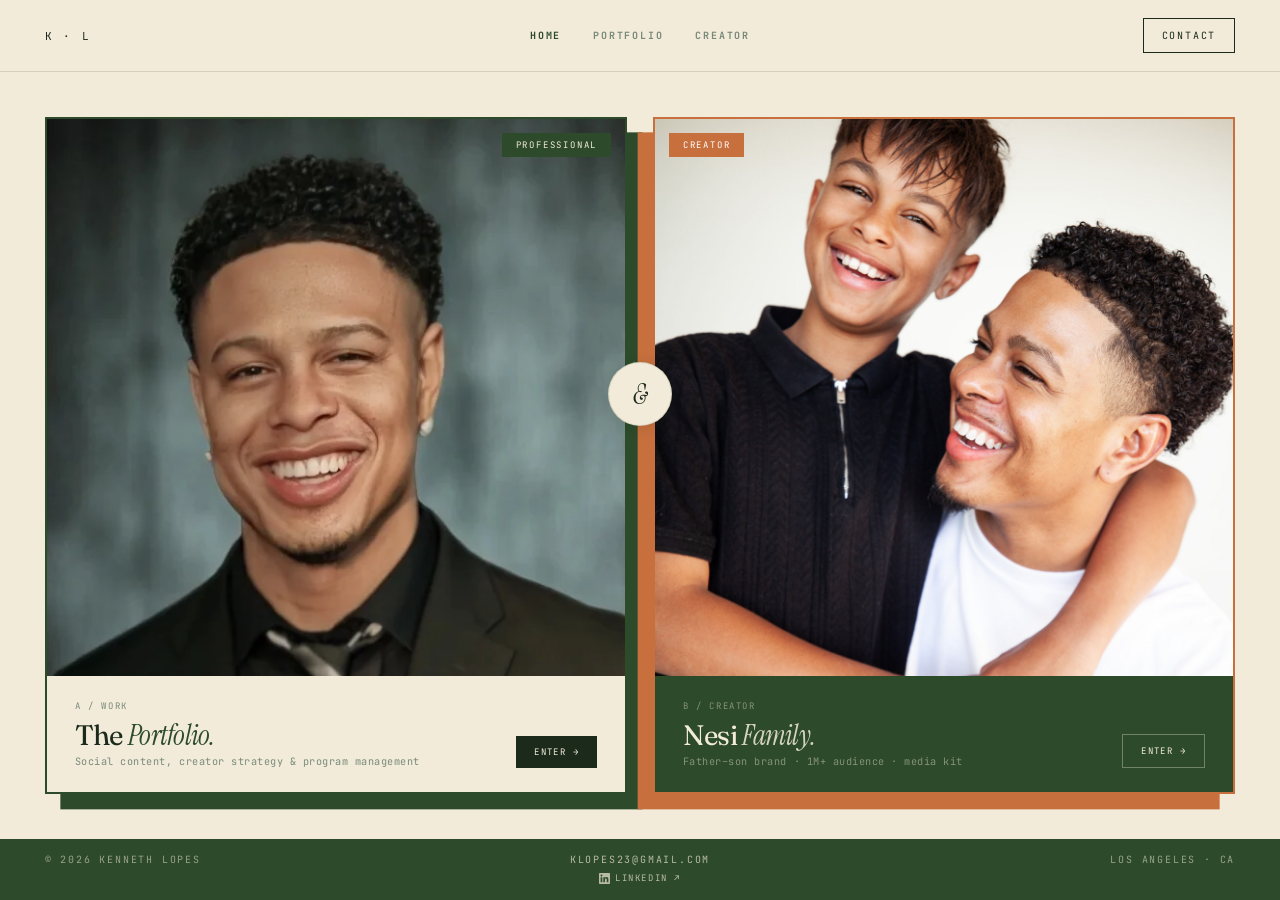
<file: index.html>
<!DOCTYPE html>
<html lang="en">
<head>
  <meta charset="UTF-8" />
  <meta name="viewport" content="width=device-width, initial-scale=1.0, viewport-fit=cover" />
  <meta name="theme-color" content="#F2EBDA" />
  <meta name="apple-mobile-web-app-capable" content="yes" />
  <meta name="mobile-web-app-capable" content="yes" />
  <meta name="apple-mobile-web-app-status-bar-style" content="default" />
  <meta name="apple-mobile-web-app-title" content="Kenneth Lopes" />
  <link rel="apple-touch-icon" href="/assets/headshot.jpg" />
  <link rel="manifest" href="/manifest.json" />
  <title>Kenneth Lopes · Social Content & Creator Strategy · The Nesi Family (@nesimento_, @nesimento)</title>
  <link rel="stylesheet" href="/tokens.css" />
  <meta name="description" content="Kenneth Lopes — Social Content & Creator Strategy Manager at TikTok (Los Angeles). Founder of The Nesi Family (@nesimento_, @nesimento) — 1M+ audience, 250M+ views, 17+ closed brand deals across TikTok, Instagram, Snapchat, Facebook, YouTube. Program-management background across complex technical delivery." />
  <meta name="keywords" content="Kenneth Lopes, Nesimento, The Nesi Family, Nesi Family, @nesimento_, @nesimento, father son creator, TikTok creator, Instagram creator, YouTube Shorts creator, Snapchat Spotlight creator, Facebook Reels creator, creator economy, creator operations, creator manager, creator ops, brand partnerships, influencer marketing, content operations, content programming, cross-platform creator, Sr. Technical Program Manager, Sr. TPM, AI Enablement, GenAI, RAG, HITL, Microsoft Dynamics CRM, Los Angeles" />
  <link rel="canonical" href="https://kennethlopes.com/" />
  <meta property="og:title" content="Kenneth Lopes · Creator Programs · The Nesi Family (@nesimento_)" />
  <meta property="og:description" content="Social Content & Creator Strategy Manager at TikTok. Founder of The Nesi Family — 1M+ audience, 250M+ views. Program-management background in complex technical delivery." />
  <meta property="og:image" content="https://kennethlopes.com/assets/og-home.jpg" />
  <meta property="og:url" content="https://kennethlopes.com/" />
  <meta property="og:type" content="website" />
  <meta property="og:site_name" content="Kenneth Lopes · The Nesi Family" />
  <meta name="twitter:card" content="summary_large_image" />
  <meta name="twitter:title" content="Kenneth Lopes · Creator Programs · The Nesi Family (@nesimento_)" />
  <meta name="twitter:description" content="Social Content & Creator Strategy Manager at TikTok. The Nesi Family — 1M+ audience, 250M+ views." />
  <meta name="twitter:image" content="https://kennethlopes.com/assets/og-home.jpg" />
  <link rel="icon" href="/assets/favicon.ico" />

  <link rel="preconnect" href="https://fonts.googleapis.com" />
  <link rel="preconnect" href="https://fonts.gstatic.com" crossorigin />
  <link href="https://fonts.googleapis.com/css2?family=Fraunces:ital,opsz,wght@0,9..144,600;1,9..144,400&family=Instrument+Serif:ital@1&family=JetBrains+Mono:wght@400;500&display=swap" rel="stylesheet" />

  <style>
    :root {
      --bg:     #F2EBDA;
      --ink:    #1B2A1B;
      --muted:  #7A8A7A;
      --line:   rgba(27,42,27,0.14);
      --accent: #2D4A2B;
      --pop:    #C76F3D;
      --pad:    clamp(20px, 3.5vw, 52px);
      --shadow: clamp(10px, 1.2vw, 18px);
      --gap:    clamp(16px, 2vw, 32px);

      --font-display: 'Fraunces', Georgia, serif;
      --font-italic:  'Instrument Serif', Georgia, serif;
      --font-mono:    'JetBrains Mono', ui-monospace, monospace;
    }

    *, *::before, *::after { box-sizing: border-box; margin: 0; padding: 0; }
    html, body { height: 100%; background: var(--bg); -webkit-font-smoothing: antialiased; overflow: hidden; }
    a { color: inherit; text-decoration: none; }
    img { display: block; }

    /* ── PAGE ── */
    .page {
      height: 100dvh;
      display: grid;
      grid-template-rows: auto 1fr auto;
    }

    /* ── NAV (shared) ── */
    nav.topnav {
      display: grid;
      grid-template-columns: 1fr auto 1fr;
      align-items: center;
      gap: 24px;
      padding: 18px var(--pad);
      border-bottom: 1px solid var(--line);
    }
    .topnav-brand {
      font-family: var(--font-mono);
      font-size: 11px; letter-spacing: 0.2em; text-transform: uppercase; color: var(--ink);
      justify-self: start;
    }
    .topnav-links { display: flex; gap: 32px; justify-content: center; }
    .topnav-link {
      font-family: var(--font-mono);
      font-size: 10px; letter-spacing: 0.18em; text-transform: uppercase; color: var(--muted);
      font-weight: 700;
      transition: color 0.15s;
    }
    .topnav-link:hover { color: var(--ink); }
    .topnav-link.is-active { color: var(--ink); }
    .topnav-cta {
      justify-self: end;
      font-family: var(--font-mono);
      font-size: 10px; letter-spacing: 0.18em; text-transform: uppercase;
      padding: 10px 18px; border: 1.5px solid var(--ink); color: var(--ink);
      transition: background 0.15s, color 0.15s;
    }
    .topnav-cta:hover { background: var(--ink); color: var(--bg); }
    @media (max-width: 720px) {
      .topnav-links { display: none; }
      nav.topnav { grid-template-columns: 1fr auto; }
    }

    /* ── CARDS AREA ── */
    .cards-area {
      padding: var(--pad);
      display: flex;
      align-items: stretch;
      position: relative;
      overflow: hidden;
      min-height: 0;
    }

    /* ── AMPERSAND MEDALLION ── */
    .medallion {
      position: absolute;
      left: 50%; top: 42%;
      transform: translate(-50%, -50%);
      z-index: 20;
      width: clamp(44px, 5vw, 64px);
      height: clamp(44px, 5vw, 64px);
      background: var(--bg);
      border-radius: 50%;
      border: 1px solid var(--line);
      box-shadow: 0 2px 14px rgba(27,42,27,0.13);
      display: flex; align-items: center; justify-content: center;
      font-family: var(--font-italic);
      font-style: italic;
      font-size: clamp(18px, 2.2vw, 28px);
      color: var(--ink);
      pointer-events: none;
    }

    /* ── CARD WRAPPERS ── */
    .door-wrap {
      flex: 1;
      position: relative;
    }
    .door-wrap + .door-wrap { margin-left: var(--gap); }

    /* Shadow block */
    .door-wrap::before {
      content: '';
      position: absolute;
      inset: 0;
      z-index: 0;
      transition: transform 0.35s ease;
    }
    .door-wrap--pro::before {
      background: var(--accent);
      transform: translate(var(--shadow), var(--shadow));
    }
    .door-wrap--creator::before {
      background: var(--pop);
      transform: translate(calc(var(--shadow) * -1), var(--shadow));
    }
    .door-wrap--pro:hover::before    { transform: translate(calc(var(--shadow) + 5px), calc(var(--shadow) + 5px)); }
    .door-wrap--creator:hover::before { transform: translate(calc((var(--shadow) + 5px) * -1), calc(var(--shadow) + 5px)); }

    /* ── CARD ── */
    .door {
      position: relative; z-index: 1;
      height: 100%;
      display: flex; flex-direction: column;
      overflow: hidden; cursor: pointer;
      transition: transform 0.3s ease;
    }
    .door--pro     { border: 2.5px solid var(--accent); }
    .door--creator { border: 2.5px solid var(--pop); }
    .door--pro:hover     { transform: translate(-4px, -4px); }
    .door--creator:hover { transform: translate(4px, -4px); }

    /* Photo */
    .door-photo {
      flex: 1; overflow: hidden; min-height: 0; position: relative;
    }
    .door-photo img {
      width: 100%; height: 100%;
      object-fit: cover; object-position: center 18%;
      display: block;
      transition: transform 0.5s ease;
    }
    .door--creator .door-photo img { object-position: center 0%; }
    .door:hover .door-photo img { transform: scale(1.04); }

    /* Badge */
    .door-badge {
      position: absolute; top: 14px; z-index: 2;
      font-family: var(--font-mono); font-size: 9px;
      letter-spacing: 0.2em; text-transform: uppercase; padding: 6px 14px;
    }
    .door--pro  .door-badge { right: 14px; background: var(--accent);  color: var(--bg); }
    .door--creator .door-badge { left: 14px;  background: var(--pop); color: #fff; }

    /* Footer caption */
    .door-footer {
      flex-shrink: 0;
      padding: clamp(16px, 2vw, 24px) clamp(18px, 2.2vw, 28px);
    }
    .door--pro     .door-footer { background: var(--bg); }
    .door--creator .door-footer { background: var(--accent); }

    .door-eyebrow {
      font-family: var(--font-mono); font-size: 9px;
      letter-spacing: 0.18em; text-transform: uppercase; margin-bottom: 8px;
    }
    .door--pro     .door-eyebrow { color: var(--muted); }
    .door--creator .door-eyebrow { color: rgba(242,235,218,0.45); }

    .door-footer-row {
      display: flex; align-items: flex-end; justify-content: space-between; gap: 12px;
    }

    .door-title {
      font-family: var(--font-display); font-weight: 400;
      font-size: clamp(20px, 2.2vw, 36px);
      letter-spacing: -0.025em; line-height: 1.05; margin-bottom: 5px;
    }
    .door-title em { font-family: var(--font-italic); font-style: italic; }
    .door--pro     .door-title    { color: var(--ink); }
    .door--pro     .door-title em { color: var(--accent); }
    .door--creator .door-title    { color: var(--bg); }
    .door--creator .door-title em { color: rgba(242,235,218,0.85); }

    .door-desc {
      font-family: var(--font-mono); font-size: clamp(9px, 0.8vw, 11px); letter-spacing: 0.05em;
    }
    .door--pro     .door-desc { color: var(--muted); }
    .door--creator .door-desc { color: rgba(242,235,218,0.45); }

    .door-enter {
      flex-shrink: 0;
      font-family: var(--font-mono); font-size: 9px;
      letter-spacing: 0.16em; text-transform: uppercase;
      padding: 10px 18px; white-space: nowrap;
      transition: background 0.2s, border-color 0.2s;
    }
    .door--pro .door-enter     { background: var(--ink); color: var(--bg); }
    .door--pro:hover .door-enter { background: var(--accent); }
    .door--creator .door-enter { border: 1.5px solid rgba(242,235,218,0.35); color: var(--bg); }
    .door--creator:hover .door-enter { background: rgba(242,235,218,0.1); }

    /* ── FOOTER ── */
    .site-footer {
      background: var(--accent);
      padding: 14px var(--pad) 16px;
      display: grid;
      grid-template-columns: 1fr auto 1fr;
      grid-template-rows: auto auto;
      align-items: center;
      row-gap: 6px;
    }
    .footer-copy {
      font-family: var(--font-mono); font-size: 10px;
      letter-spacing: 0.18em; text-transform: uppercase; color: rgba(242,235,218,0.55);
    }
    .footer-email {
      font-family: var(--font-mono); font-size: 10px;
      letter-spacing: 0.18em; text-transform: uppercase;
      color: rgba(242,235,218,0.7); text-align: center; transition: color 0.15s;
    }
    .footer-email:hover { color: var(--bg); }
    .footer-location {
      font-family: var(--font-mono); font-size: 10px;
      letter-spacing: 0.18em; text-transform: uppercase;
      color: rgba(242,235,218,0.55); text-align: right;
    }
    /* v4: LinkedIn pinned on its own row, centered under email */
    .footer-linkedin {
      grid-column: 1 / -1; grid-row: 2;
      justify-self: center;
      color: rgba(242,235,218,0.7) !important;
      transition: color 0.15s;
    }
    .footer-linkedin:hover { color: var(--bg) !important; }

    /* ── MOBILE ── */
    @media (max-width: 680px) {
      html, body { overflow: auto; }
      .page { height: auto; min-height: 100dvh; }
      .cards-area { flex-direction: column; padding: 16px; gap: 28px; }
      .door-wrap + .door-wrap { margin-left: 0; margin-top: 0; }
      .door-wrap { flex: none; height: 70vw; min-height: 280px; }
      .door-wrap--creator::before { transform: translate(0, var(--shadow)); }
      .medallion { display: none; }
      .site-footer { grid-template-columns: 1fr; gap: 6px; text-align: center; }
      .footer-email, .footer-location { text-align: center; }
    }
  </style>
  <link rel="stylesheet" href="mobile.css" />
  <!-- v4: JSON-LD Person schema — surfaces in Google search for recruiter queries -->
  <script type="application/ld+json">
  {
    "@context": "https://schema.org",
    "@type": "Person",
    "name": "Kenneth Lopes",
    "alternateName": ["Nesimento", "@nesimento_", "@nesimento", "The Nesi Family creator", "Nesi"],
    "url": "https://kennethlopes.com",
    "image": "https://kennethlopes.com/assets/headshot.jpg",
    "jobTitle": "Social Content & Creator Strategy Manager",
    "description": "Cross-functional Sr. Program Manager (TPM) in Los Angeles and creator behind The Nesi Family (@nesimento_, @nesimento). 1M+ followers across 5 platforms.",
    "address": {
      "@type": "PostalAddress",
      "addressLocality": "Los Angeles",
      "addressRegion": "CA",
      "addressCountry": "US"
    },
    "alumniOf": {
      "@type": "CollegeOrUniversity",
      "name": "University of Rhode Island",
      "department": "College of Business · Communication Studies & Business Marketing"
    },
    "knowsAbout": [
      "Technical Program Management",
      "AI Enablement",
      "GenAI Operations",
      "RAG + HITL workflows",
      "Creator Economy",
      "Creator Operations",
      "Creator Ops",
      "Brand Partnerships",
      "Influencer Marketing",
      "Content Operations",
      "Content Programming",
      "Short-form Video",
      "TikTok Strategy",
      "Instagram Reels",
      "YouTube Shorts",
      "Snapchat Spotlight",
      "Cross-Platform Distribution",
      "Audience Analytics",
      "Hardware/Software/Firmware Integration",
      "New Product Introduction",
      "Multi-Site Governance",
      "Stage-Gate Delivery",
      "Cross-Functional Leadership",
      "Microsoft Dynamics CRM",
      "Smartsheet Governance"
    ],
    "sameAs": [
      "https://linkedin.com/in/kennethlopes",
      "https://github.com/klopes23",
      "https://www.tiktok.com/@nesimento_",
      "https://www.instagram.com/nesimento",
      "https://www.snapchat.com/add/nesimento",
      "https://www.facebook.com/nesimento",
      "https://www.youtube.com/@thenesifamily"
    ],
    "worksFor": {
      "@type": "Organization",
      "@id": "https://kennethlopes.com/media-kit.html#nesi-family",
      "name": "The Nesi Family"
    }
  }
  </script>
  <!-- Organization schema for the creator brand — helps queries like
       'the nesi family', 'nesimento', 'nesi', '@nesimento_' surface
       this site directly. Lists every social handle as sameAs. -->
  <script type="application/ld+json">
  {
    "@context": "https://schema.org",
    "@type": "Organization",
    "@id": "https://kennethlopes.com/media-kit.html#nesi-family",
    "name": "The Nesi Family",
    "alternateName": ["Nesi Family", "Nesimento", "Nesi", "@nesimento_", "@nesimento", "nesimento_"],
    "url": "https://kennethlopes.com/media-kit.html",
    "logo": "https://kennethlopes.com/assets/og-mediakit.jpg",
    "image": "https://kennethlopes.com/assets/og-mediakit.jpg",
    "description": "Father–son creator brand by Kenneth Lopes. 1M+ followers and 250M+ all-time views across TikTok (@nesimento_), Instagram (@nesimento), Snapchat (@nesimento), Facebook, and YouTube (@thenesifamily).",
    "founder": { "@type": "Person", "name": "Kenneth Lopes", "url": "https://kennethlopes.com" },
    "email": "thenesifamilybiz@gmail.com",
    "areaServed": "Worldwide",
    "knowsAbout": [
      "Creator Economy", "Creator Operations", "Brand Partnerships", "Influencer Marketing",
      "Short-form video", "Father-son content", "Cross-platform Distribution",
      "TikTok", "Instagram Reels", "Snapchat Spotlight", "YouTube Shorts", "Facebook Reels",
      "Family-friendly content", "Lifestyle", "Food", "QSR partnerships", "Entertainment",
      "Content Programming", "Audience Analytics", "A/B Testing", "Creator-brand campaigns"
    ],
    "sameAs": [
      "https://www.tiktok.com/@nesimento_",
      "https://www.instagram.com/nesimento",
      "https://www.snapchat.com/add/nesimento",
      "https://www.facebook.com/nesimento",
      "https://www.youtube.com/@thenesifamily"
    ]
  }
  </script>
</head>
<body data-palette="pro">
<!-- SEO: crawler-visible heading + brand summary so the home page ranks
     for 'Kenneth Lopes', 'The Nesi Family', 'Nesimento', '@nesimento_',
     '@nesimento', etc. without disrupting the visual door layout. -->
<div class="sr-only" aria-hidden="false" style="position:absolute;left:-9999px;top:auto;width:1px;height:1px;overflow:hidden;">
  <h1>Kenneth Lopes — Social Content &amp; Creator Strategy Manager at TikTok · founder of The Nesi Family (Nesimento, @nesimento_, @nesimento)</h1>
  <p>Kenneth Lopes is a Los Angeles–based operator working at the intersection of social content strategy, creator strategy, and program management. As <strong>Social Content &amp; Creator Strategy Manager at TikTok</strong> (started October 2026), his focus areas include social content strategy and growth for TikTok's official music channels across TikTok, Instagram, and YouTube; creator strategy and campaign enablement across artist-promotion initiatives; and YouTube content development and format testing. He is also the founder of <strong>The Nesi Family</strong> — a father–son creator brand also known as <strong>Nesimento</strong> and <strong>Nesi</strong> — with handles <strong>@nesimento_</strong> on TikTok and <strong>@nesimento</strong> on Instagram, Snapchat, and Facebook, plus <strong>@thenesifamily</strong> on YouTube. The Nesi Family has grown to 1M+ followers and 250M+ all-time views across the five platforms, with 17+ closed paid brand deals including P.F. Chang's, BJ's Restaurants, Jack in the Box, King's Hawaiian, CAVA, Shake Shack, Domino's, Yogurtland, and a paid TikTok LA Foodie campaign. Before these roles, Kenneth built his systems foundation as a Senior Technical Program Manager at Canoga Perkins — AI enablement, GenAI workflows, RAG + HITL systems, multi-site governance, and go-to-market execution across complex hardware/software/firmware delivery. Related roles and specializations: social content strategy, creator strategy, creator marketing, content experimentation, creator insights, campaign enablement, YouTube content development, program management, content strategy, growth strategy, entertainment / media strategy, strategy &amp; operations, creator programs, creator partnerships, cross-platform content programming, short-form video strategy.</p>
</div>
<div class="page">

  <!-- NAV -->
  <nav class="topnav">
    <a class="topnav-brand" href="index.html">K · L</a>
    <div class="topnav-links">
      <a class="topnav-link is-active" href="index.html">Home</a>
      <a class="topnav-link" href="portfolio.html">Portfolio</a>
      <a class="topnav-link" href="media-kit.html">Creator</a>
    </div>
    <a class="topnav-cta" href="mailto:klopes23@gmail.com">Contact</a>
  </nav>

  <!-- CARDS -->
  <div class="cards-area">
    <div class="medallion">&amp;</div>

    <!-- Professional -->
    <div class="door-wrap door-wrap--pro">
      <a class="door door--pro" href="portfolio.html" aria-label="View professional portfolio">
        <div class="door-photo">
          <picture><source type="image/webp" srcset="assets/headshot.webp"><img src="assets/headshot.jpg" alt="Kenneth Lopes — professional headshot" width="592" height="666" /></picture>
          <span class="door-badge">Professional</span>
        </div>
        <div class="door-footer">
          <p class="door-eyebrow">A / Work</p>
          <div class="door-footer-row">
            <div>
              <h2 class="door-title">The <em>Portfolio.</em></h2>
              <p class="door-desc">Social content, creator strategy &amp; program management</p>
            </div>
            <span class="door-enter">Enter →</span>
          </div>
        </div>
      </a>
    </div>

    <!-- Creator -->
    <div class="door-wrap door-wrap--creator">
      <a class="door door--creator" href="media-kit.html" aria-label="View Nesi Family creator media kit">
        <div class="door-photo">
          <picture><img src="assets/IMG_4376.JPG" alt="Kenneth Lopes and son — Nesi Family" width="1800" height="2700" style="object-position: center 15%;" onerror="this.parentElement.style.display='none'" /></picture>
          <span class="door-badge">Creator</span>
        </div>
        <div class="door-footer">
          <p class="door-eyebrow">B / Creator</p>
          <div class="door-footer-row">
            <div>
              <h2 class="door-title">Nesi <em>Family.</em></h2>
              <p class="door-desc">Father–son brand · 1M+ audience · media kit</p>
            </div>
            <span class="door-enter">Enter →</span>
          </div>
        </div>
      </a>
    </div>
  </div>

  <!-- FOOTER -->
  <footer class="site-footer">
    <span class="footer-copy">© 2026 Kenneth Lopes</span>
    <a class="footer-email" href="mailto:klopes23@gmail.com">klopes23@gmail.com</a>
    <span class="footer-location">Los Angeles · CA</span>
    <a class="footer-linkedin" href="https://linkedin.com/in/kennethlopes" target="_blank" rel="noopener" style="font-family:var(--font-mono,'JetBrains Mono',monospace);font-size:9px;letter-spacing:0.18em;text-transform:uppercase;color:inherit;display:inline-flex;align-items:center;"><svg viewBox="0 0 24 24" fill="currentColor" aria-hidden="true" style="width:11px;height:11px;display:inline-block;vertical-align:-1px;margin-right:5px;"><path d="M20.45 20.45h-3.55v-5.57c0-1.33-.02-3.04-1.85-3.04-1.85 0-2.13 1.45-2.13 2.94v5.67H9.37V9h3.41v1.56h.05c.47-.9 1.63-1.85 3.36-1.85 3.6 0 4.26 2.37 4.26 5.45v6.29zM5.34 7.43a2.06 2.06 0 1 1 0-4.12 2.06 2.06 0 0 1 0 4.12zM7.12 20.45H3.56V9h3.56v11.45zM22.22 0H1.77C.79 0 0 .77 0 1.72v20.56C0 23.23.79 24 1.77 24h20.45c.98 0 1.78-.77 1.78-1.72V1.72C24 .77 23.2 0 22.22 0z"/></svg>LinkedIn ↗</a>
  </footer>

</div>
  <script src="mobile.js" defer></script>
</body>
</html>
</file>
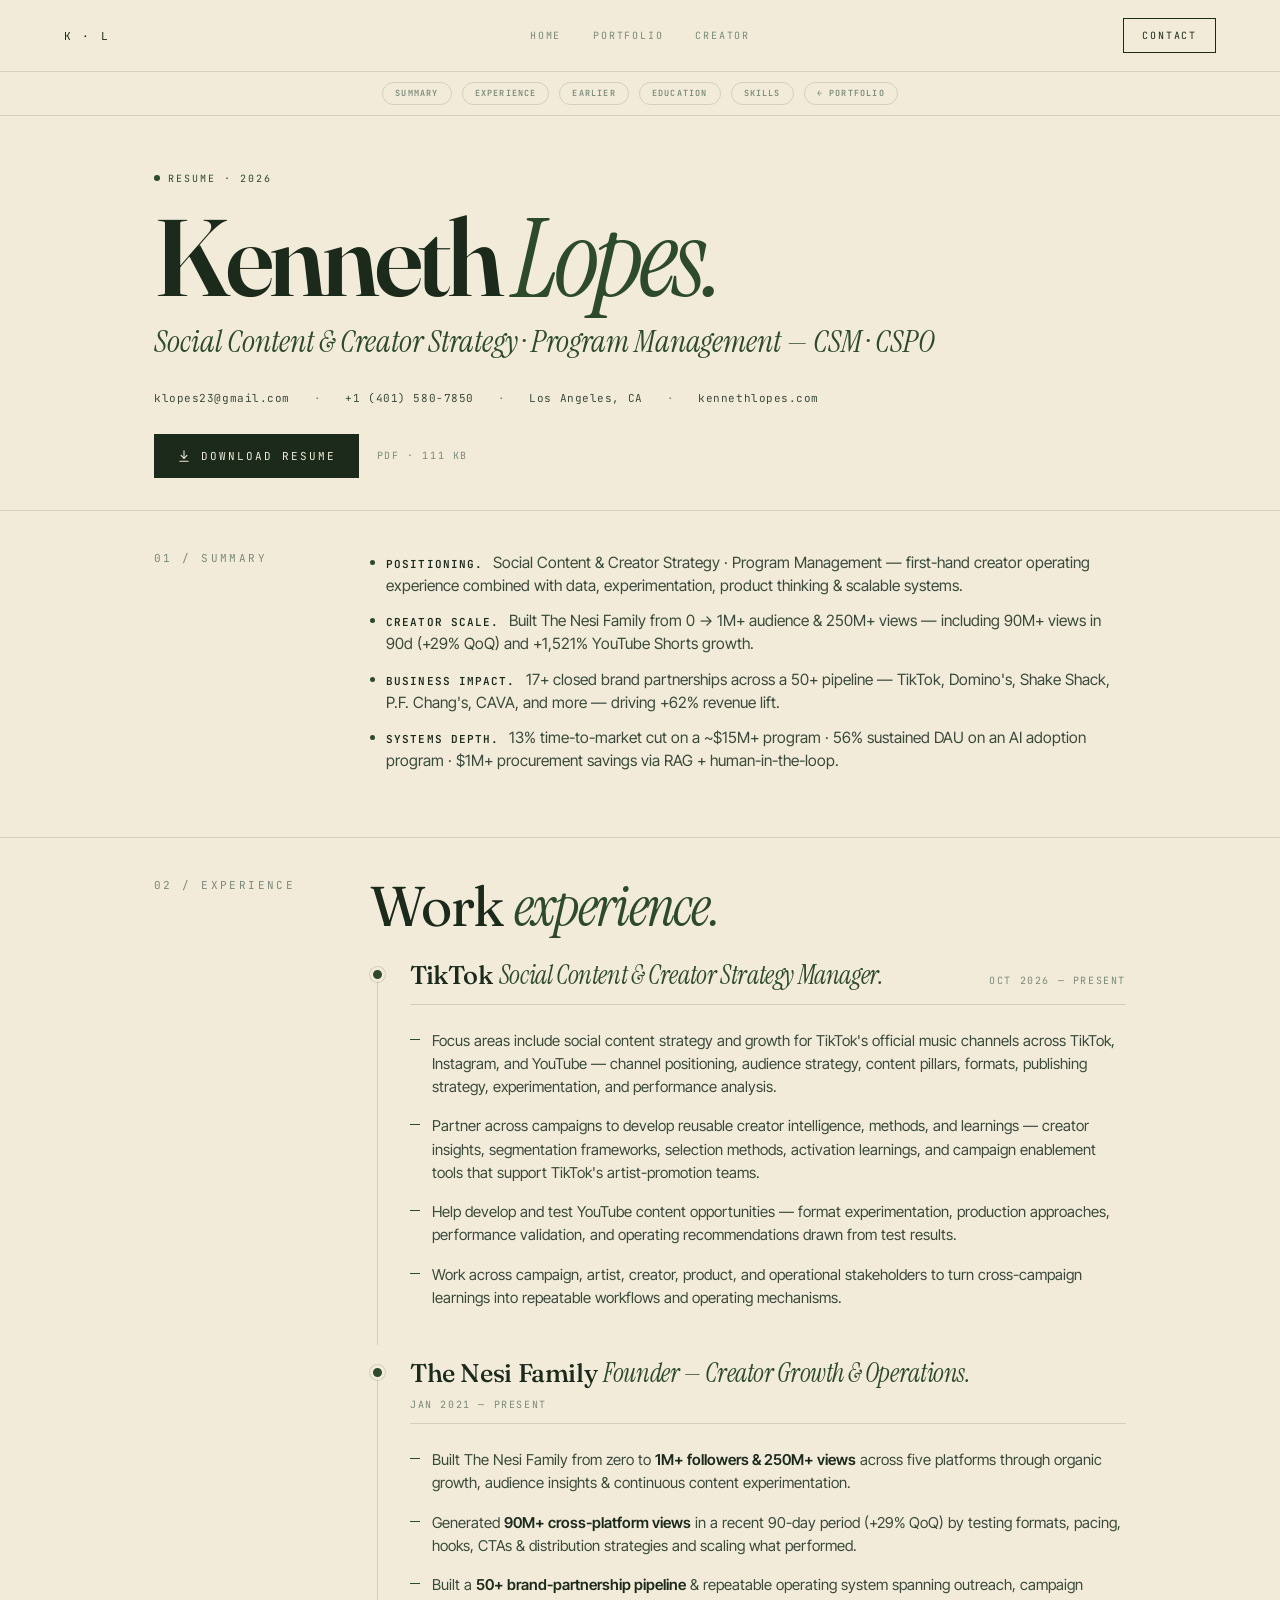
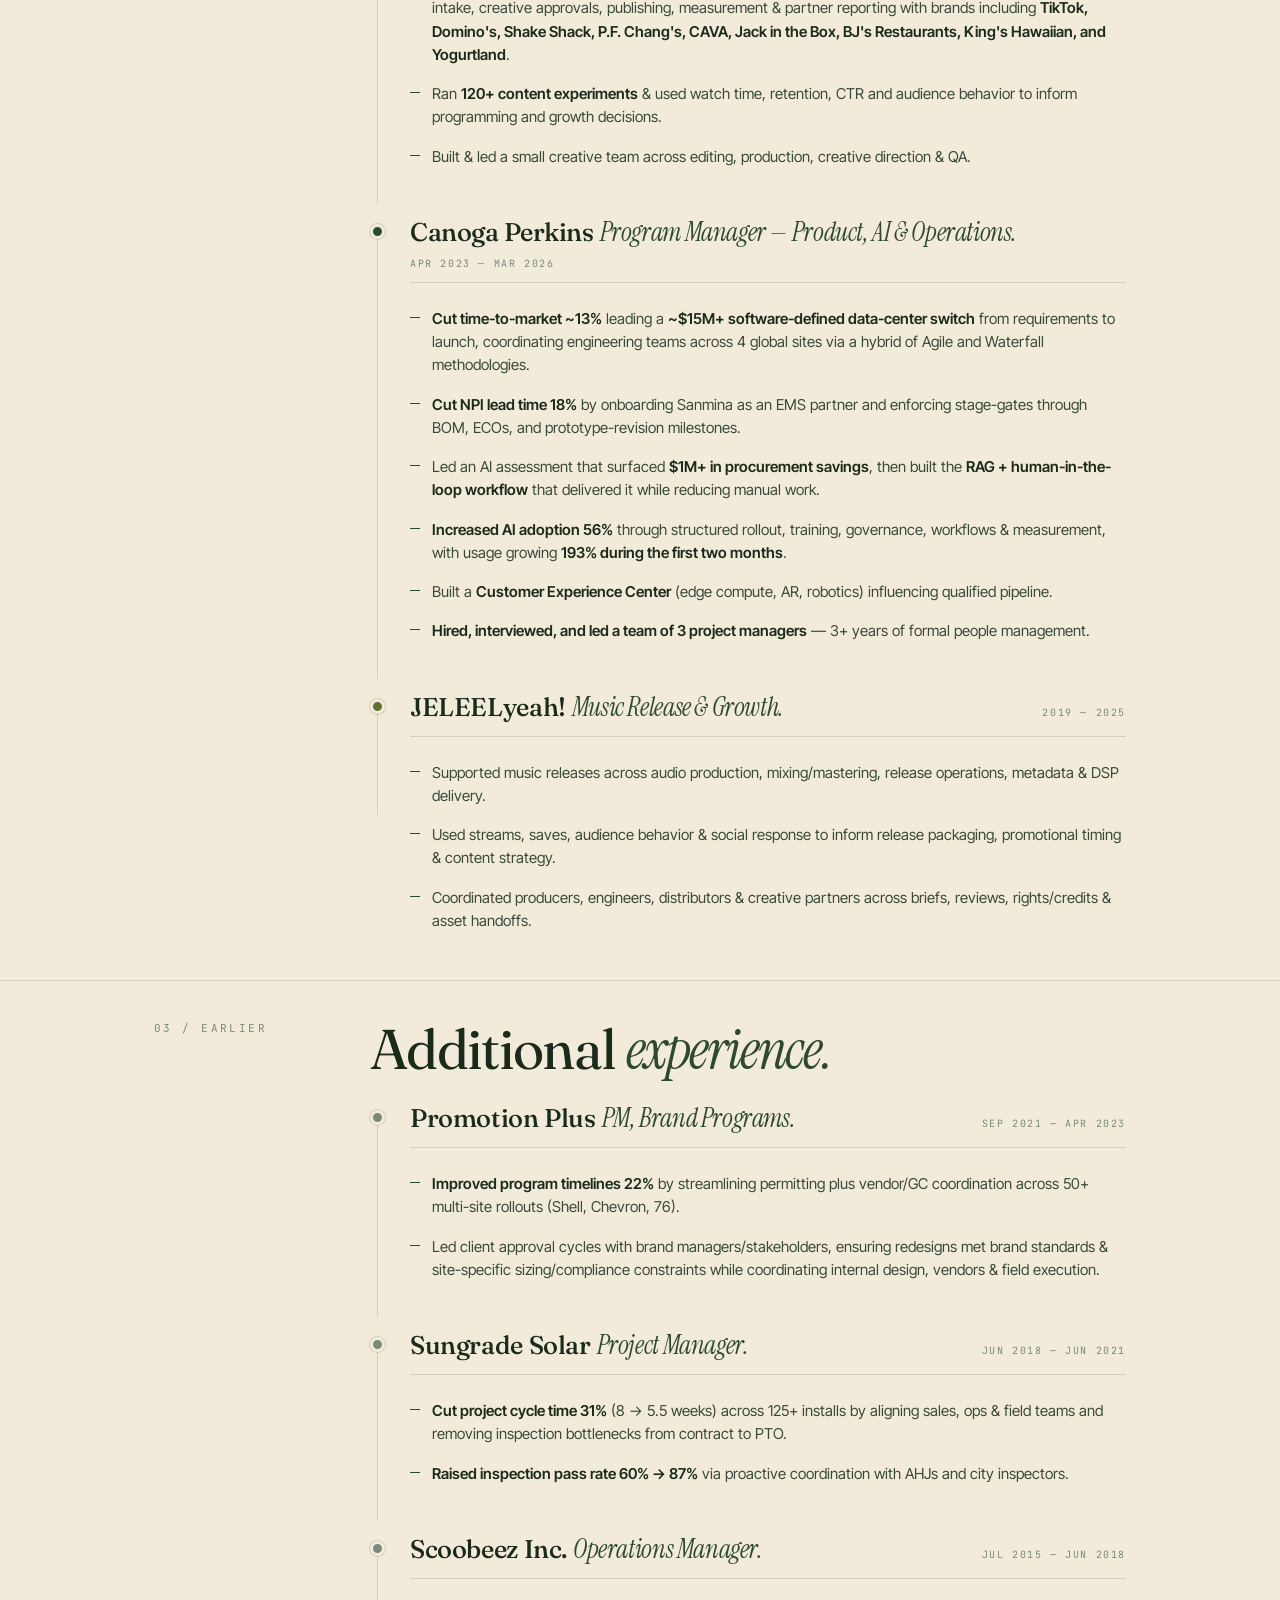
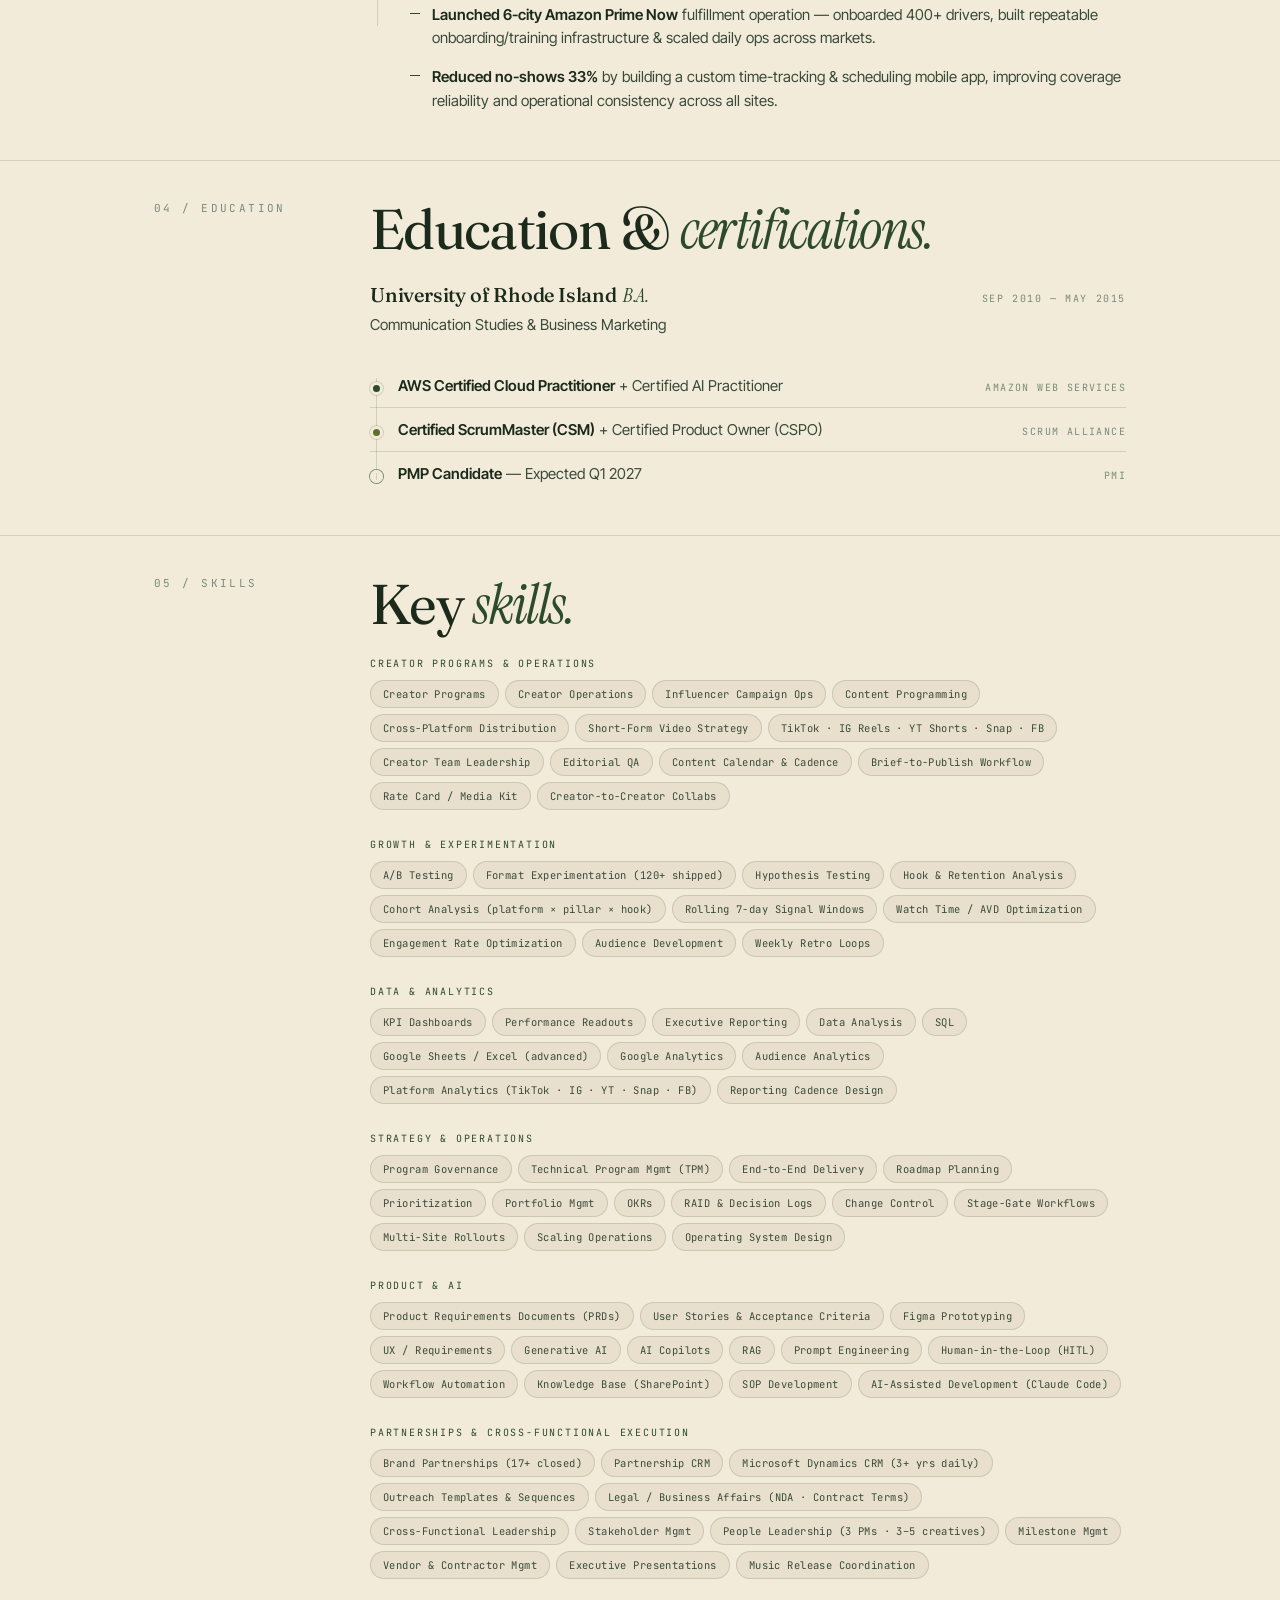
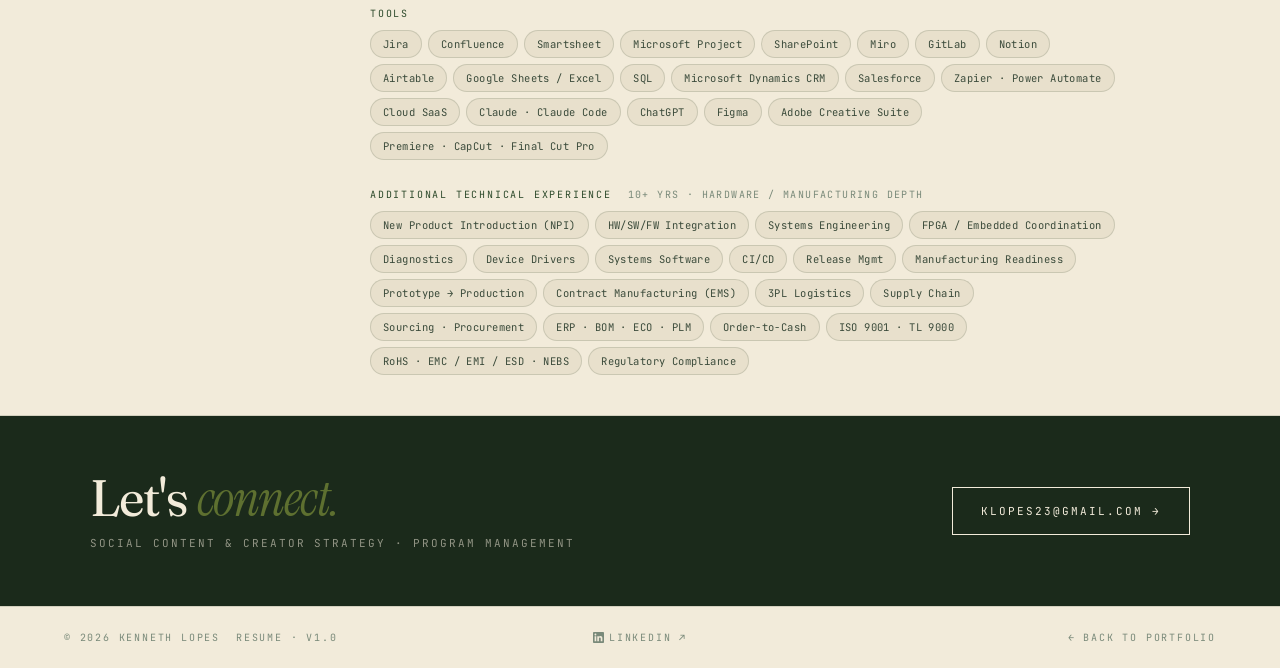
<file: experience.html>
<!DOCTYPE html>
<html lang="en">
<head>
  <meta charset="UTF-8" />
  <meta name="viewport" content="width=device-width, initial-scale=1.0, viewport-fit=cover" />
  <meta name="theme-color" content="#F2EBDA" />
  <meta name="apple-mobile-web-app-capable" content="yes" />
  <meta name="mobile-web-app-capable" content="yes" />
  <meta name="apple-mobile-web-app-status-bar-style" content="default" />
  <meta name="apple-mobile-web-app-title" content="K · Lopes" />
  <link rel="apple-touch-icon" href="/assets/headshot.jpg" />
  <link rel="manifest" href="/manifest.json" />
  <title>Kenneth Lopes — Experience · Social Content & Creator Strategy · Program Management (@nesimento_)</title>
  <link rel="stylesheet" href="/tokens.css" />
  <meta name="description" content="Kenneth Lopes — Social Content & Creator Strategy Manager at TikTok (Los Angeles). Program-management background across complex technical delivery, AI enablement, and multi-site governance. Founder of The Nesi Family (@nesimento_, @nesimento) — 1M+ audience, 250M+ views, 17+ closed brand deals." />
  <meta name="keywords" content="Kenneth Lopes, Nesimento, The Nesi Family, @nesimento_, @nesimento, Sr. Technical Program Manager, TPM, AI Enablement, GenAI, RAG, HITL, creator economy, creator operations, creator manager, brand partnerships, influencer marketing, content operations, TikTok creator, Instagram creator, YouTube Shorts, Snapchat Spotlight, JELEEL, Los Angeles" />
  <link rel="canonical" href="https://kennethlopes.com/experience.html" />
  <meta property="og:title" content="Kenneth Lopes — Social Content & Creator Strategy · Program Management" />
  <meta property="og:description" content="Social Content & Creator Strategy Manager at TikTok. Founder of The Nesi Family (@nesimento_) — 1M+ audience, 250M+ views, 17+ closed brand deals." />
  <meta property="og:image" content="https://kennethlopes.com/assets/og-portfolio.jpg" />
  <meta property="og:url" content="https://kennethlopes.com/experience.html" />
  <meta property="og:site_name" content="Kenneth Lopes · The Nesi Family" />
  <meta property="og:type" content="website" />
  <meta name="twitter:card" content="summary_large_image" />
  <meta name="twitter:title" content="Kenneth Lopes — Social Content & Creator Strategy · Program Management" />
  <meta name="twitter:description" content="Social Content & Creator Strategy at TikTok. @nesimento_ · 1M+ audience." />
  <meta name="twitter:image" content="https://kennethlopes.com/assets/og-portfolio.jpg" />
  <link rel="icon" href="/assets/favicon.ico" />
  <!-- JSON-LD Person schema — binds Kenneth's name to every social handle so Google's Knowledge Graph
       surfaces the creator profiles alongside his name in search results. -->
  <script type="application/ld+json">
  {
    "@context": "https://schema.org",
    "@type": "Person",
    "name": "Kenneth Lopes",
    "alternateName": ["Nesimento", "@nesimento_", "@nesimento", "The Nesi Family creator", "Nesi", "Kenneth N. Lopes"],
    "url": "https://kennethlopes.com/experience.html",
    "mainEntityOfPage": "https://kennethlopes.com/",
    "image": "https://kennethlopes.com/assets/headshot.jpg",
    "jobTitle": "Social Content & Creator Strategy Manager",
    "description": "Social Content & Creator Strategy Manager at TikTok (Los Angeles). Founder of The Nesi Family (@nesimento_) — 1M+ audience, 250M+ views. Program-management background across complex technical delivery, AI enablement, and multi-site governance.",
    "address": { "@type": "PostalAddress", "addressLocality": "Los Angeles", "addressRegion": "CA", "addressCountry": "US" },
    "alumniOf": { "@type": "CollegeOrUniversity", "name": "University of Rhode Island", "department": "College of Business · Communication Studies & Business Marketing" },
    "knowsAbout": [
      "Technical Program Management", "AI Enablement", "GenAI Operations", "RAG + HITL workflows",
      "Creator Economy", "Creator Operations", "Creator Ops", "Brand Partnerships", "Influencer Marketing",
      "Content Operations", "Content Programming", "Short-form Video", "TikTok Strategy", "Instagram Reels",
      "YouTube Shorts", "Snapchat Spotlight", "Cross-Platform Distribution", "Audience Analytics",
      "Hardware/Software/Firmware Integration", "New Product Introduction", "Multi-Site Governance",
      "Stage-Gate Delivery", "Cross-Functional Leadership", "Microsoft Dynamics CRM", "Smartsheet Governance"
    ],
    "sameAs": [
      "https://linkedin.com/in/kennethlopes",
      "https://github.com/klopes23",
      "https://www.tiktok.com/@nesimento_",
      "https://www.instagram.com/nesimento",
      "https://www.snapchat.com/add/nesimento",
      "https://www.facebook.com/nesimento",
      "https://www.youtube.com/@thenesifamily"
    ],
    "worksFor": { "@type": "Organization", "@id": "https://kennethlopes.com/media-kit.html#nesi-family", "name": "The Nesi Family" }
  }
  </script>
  <link rel="preconnect" href="https://fonts.googleapis.com" />
  <link rel="preconnect" href="https://fonts.gstatic.com" crossorigin />
  <link href="https://fonts.googleapis.com/css2?family=Fraunces:ital,opsz,wght@0,9..144,300;0,9..144,400;0,9..144,500;0,9..144,600;0,9..144,700;1,9..144,400&family=Inter+Tight:wght@300;400;500;600;700&family=Instrument+Serif:ital@0;1&family=JetBrains+Mono:wght@400;500&display=swap" rel="stylesheet" />

  <style>
    :root {
      --bg:      #F2EBDA;
      --bg-2:    #E8E0CC;
      --ink:     #1B2A1B;
      --ink-2:   #3A4A3A;
      --muted:   #7A8A7A;
      --line:    rgba(27,42,27,0.14);
      --accent:  #2D4A2B;
      --accent-2:#5E7030;
      --pop:     #C76F3D;
      --gutter:  clamp(20px, 5vw, 80px);

      --font-display: 'Fraunces', Georgia, serif;
      --font-italic:  'Instrument Serif', Georgia, serif;
      --font-body:    'Inter Tight', system-ui, sans-serif;
      --font-mono:    'JetBrains Mono', ui-monospace, monospace;
    }

    *, *::before, *::after { box-sizing: border-box; margin: 0; padding: 0; }
    html { scroll-behavior: smooth; }
    body { background: var(--bg); color: var(--ink); font-family: var(--font-body); -webkit-font-smoothing: antialiased; }
    a { color: inherit; text-decoration: none; }

    .wrap { max-width: 1100px; margin: 0 auto; padding: 0 var(--gutter); }

    /* ── NAV (shared) ── */
    .topnav {
      position: sticky; top: 0; z-index: 100;
      background: var(--bg);
      border-bottom: 1px solid var(--line);
    }
    .topnav-inner {
      max-width: 1280px; margin: 0 auto;
      padding: 18px var(--gutter);
      display: grid; grid-template-columns: 1fr auto 1fr;
      align-items: center; gap: 24px;
    }
    .topnav-brand {
      font-family: var(--font-mono); font-size: 11px; letter-spacing: 0.2em;
      text-transform: uppercase; color: var(--ink); justify-self: start;
    }
    .topnav-links { display: flex; gap: 32px; justify-content: center; }
    .topnav-link {
      font-family: var(--font-mono); font-size: 10px; letter-spacing: 0.18em;
      text-transform: uppercase; color: var(--muted); transition: color 0.15s;
    }
    .topnav-link:hover { color: var(--ink); }
    .topnav-link.is-active { color: var(--ink); }
    .topnav-cta {
      justify-self: end;
      font-family: var(--font-mono); font-size: 10px; letter-spacing: 0.18em;
      text-transform: uppercase;
      padding: 10px 18px; border: 1.5px solid var(--ink); color: var(--ink);
      transition: background 0.15s, color 0.15s;
    }
    .topnav-cta:hover { background: var(--ink); color: var(--bg); }


    /* ── SUBNAV ── */
    .nav-stack { position: sticky; top: 0; z-index: 100; }
    .topnav { position: relative; }
    .subnav {
      background: rgba(242,235,218,0.92);
      backdrop-filter: blur(8px); -webkit-backdrop-filter: blur(8px);
      border-bottom: 1px solid var(--line);
    }
    .subnav-inner {
      max-width: 1100px; margin: 0 auto;
      padding: 10px var(--gutter);
      display: flex; gap: 10px; justify-content: center;
      overflow: visible; flex-wrap: wrap; row-gap: 8px;
    }
    .subnav-link {
      font-family: var(--font-mono); font-size: 8.5px;
      letter-spacing: 0.14em; text-transform: uppercase; font-weight: 600;
      color: var(--muted); white-space: nowrap; line-height: 1;
      padding: 6px 12px; border: 1px solid var(--line);
      border-radius: 999px;
      transition: color 0.15s, border-color 0.15s, background 0.15s;
    }
    .subnav-link:hover { color: var(--ink); border-color: var(--ink); }
    .subnav-link.is-active { color: var(--ink); border-color: var(--ink); background: rgba(27,42,27,0.04); }
    section[id] { scroll-margin-top: 130px; }

    /* ── HEADER ── */
    .resume-header {
      padding: 56px 0 32px;
      border-bottom: 1px solid var(--line);
    }
    .resume-eyebrow {
      font-family: var(--font-mono); font-size: 10px;
      letter-spacing: 0.2em; text-transform: uppercase; color: var(--accent);
      margin-bottom: 22px;
      display: flex; align-items: center; gap: 8px;
    }
    .resume-eyebrow::before {
      content: ''; width: 6px; height: 6px; border-radius: 50%; background: var(--accent);
    }
    .resume-name {
      font-family: var(--font-display);
      font-size: clamp(54px, 7vw, 96px);
      font-weight: 600; letter-spacing: -0.04em; line-height: 0.95;
      color: var(--ink);
    }
    .resume-name em {
      font-family: var(--font-italic); font-style: italic; font-weight: 400;
      color: var(--accent);
    }
    .resume-title {
      font-family: var(--font-italic);
      font-style: italic;
      font-size: clamp(22px, 2.4vw, 32px);
      line-height: 1.3; color: var(--accent);
      margin-top: 14px;
    }
    .resume-contact {
      margin-top: 28px;
      display: flex; flex-wrap: wrap; gap: 8px 24px;
      font-family: var(--font-mono); font-size: 11px;
      letter-spacing: 0.05em; color: var(--ink-2);
    }
    .resume-contact a { color: var(--ink-2); border-bottom: 1px solid transparent; transition: border-color 0.15s, color 0.15s; }
    .resume-contact a:hover { color: var(--ink); border-color: var(--ink); }
    .resume-contact .sep { color: var(--muted); }
    .resume-actions {
      margin-top: 28px;
      display: flex; flex-wrap: wrap; gap: 12px;
    }
    .download-btn {
      display: inline-flex; align-items: center; gap: 10px;
      font-family: var(--font-mono); font-size: 11px;
      letter-spacing: 0.18em; text-transform: uppercase;
      padding: 14px 22px;
      background: var(--ink); color: var(--bg);
      border: 1.5px solid var(--ink);
      transition: background 0.15s, color 0.15s, border-color 0.15s;
    }
    .download-btn:hover { background: var(--accent); border-color: var(--accent); }
    .download-btn svg { width: 14px; height: 14px; flex-shrink: 0; }
    .download-btn-meta {
      display: inline-flex; align-items: center;
      font-family: var(--font-mono); font-size: 10px;
      letter-spacing: 0.16em; text-transform: uppercase; color: var(--muted);
      padding: 0 6px;
    }

    /* ── SECTION ── */
    .section {
      padding: 40px 0;
      border-bottom: 1px solid var(--line);
    }
    .section-grid {
      display: grid; grid-template-columns: 180px 1fr;
      gap: 36px; align-items: start;
    }
    .section-eyebrow {
      font-family: var(--font-mono); font-size: 11px;
      letter-spacing: 0.22em; text-transform: uppercase; color: var(--muted);
      position: sticky; top: 130px;
    }
    .section-heading {
      font-family: var(--font-display);
      font-size: clamp(28px, 3vw, 40px);
      font-weight: 400; letter-spacing: -0.02em; line-height: 1.05;
      margin-bottom: 24px;
      color: var(--ink);
    }
    .section-heading em {
      font-family: var(--font-italic); font-style: italic; color: var(--accent);
    }

    /* ── SUMMARY ── */
    .summary p {
      font-family: var(--font-display);
      font-size: clamp(17px, 1.4vw, 20px);
      line-height: 1.55; color: var(--ink-2);
      margin-bottom: 14px;
    }
    .summary p:last-child { margin-bottom: 0; }
    .summary p strong { color: var(--ink); font-weight: 500; }
    .summary-bullets {
      list-style: none; padding: 0; margin: 0 0 24px;
      display: flex; flex-direction: column; gap: 12px;
    }
    .summary-bullets li {
      position: relative; padding-left: 16px;
      font-family: var(--font-body); font-size: 15.5px; line-height: 1.5;
      color: var(--ink-2);
    }
    .summary-bullets li::before {
      content: ''; position: absolute; left: 0; top: 9px;
      width: 5px; height: 5px; border-radius: 50%; background: var(--accent);
    }
    .summary-bullets li strong {
      color: var(--ink); font-weight: 600;
      font-family: var(--font-mono); font-size: 11px;
      letter-spacing: 0.1em; text-transform: uppercase;
      display: inline-block; margin-right: 6px;
    }
    .summary-resume-btn {
      /* v4: desktop-hide — kept in DOM so mobile.css can re-show it on small viewports */
      display: none;
      align-items: center; gap: 8px;
      padding: 12px 20px; margin-top: 8px;
      background: var(--ink); color: var(--bg) !important;
      border-radius: 999px; text-decoration: none;
      font-family: var(--font-mono); font-size: 10.5px;
      letter-spacing: 0.2em; text-transform: uppercase; font-weight: 600;
      transition: background 0.15s, color 0.15s;
    }
    .summary-resume-btn:hover { background: var(--accent); }

    /* ── ROLE — v4: timeline rail + accent dot per role (mirrors mobile design) ── */
    .role {
      position: relative;
      padding-left: 40px;
      padding-bottom: 28px;
      margin-bottom: 12px;
    }
    .role:last-child { margin-bottom: 0; padding-bottom: 0; }
    .role::before {
      content: ''; position: absolute;
      left: 7px; top: 18px; bottom: 0;
      width: 1px; background: var(--line);
    }
    .role:last-child::before { bottom: 50%; }
    .role::after {
      content: ''; position: absolute;
      left: 0; top: 8px;
      width: 15px; height: 15px; border-radius: 50%;
      background: var(--accent);
      border: 3px solid var(--bg, #F2EBDA);
      box-shadow: 0 0 0 1px var(--line);
    }
    .role[data-accent="olive"]::after  { background: #5E7030; }
    .role[data-accent="forest"]::after { background: #2D4A2B; }
    .role[data-accent="muted"]::after  { background: #7A8A7A; }
    .role-head {
      display: flex; flex-wrap: wrap; justify-content: space-between;
      align-items: baseline; gap: 8px 24px;
      margin-bottom: 8px;
      padding-bottom: 12px;
      border-bottom: 1px solid var(--line);
    }
    .role-company {
      font-family: var(--font-display);
      font-size: clamp(22px, 2vw, 28px);
      font-weight: 500; letter-spacing: -0.015em; color: var(--ink);
    }
    .role-company em {
      font-family: var(--font-italic); font-style: italic; font-weight: 400;
      color: var(--accent); margin-left: 6px;
    }
    .role-dates {
      font-family: var(--font-mono); font-size: 10px;
      letter-spacing: 0.16em; text-transform: uppercase; color: var(--muted);
      white-space: nowrap;
    }
    .role-bullets { list-style: none; padding-left: 0; margin-top: 16px; }
    .role-bullets li {
      position: relative;
      padding-left: 22px; padding-top: 8px; padding-bottom: 8px;
      font-size: 15px; line-height: 1.55; color: var(--ink-2);
    }
    .role-bullets li::before {
      content: '';
      position: absolute; left: 0; top: 18px;
      width: 10px; height: 1px; background: var(--accent);
    }
    .role-bullets li strong {
      color: var(--ink); font-weight: 600;
    }

    /* ── EDU + CERT ── */
    .edu-block { margin-bottom: 28px; }
    .edu-block:last-child { margin-bottom: 0; }
    .edu-head {
      display: flex; flex-wrap: wrap; justify-content: space-between;
      gap: 8px 24px; align-items: baseline;
      margin-bottom: 6px;
    }
    .edu-school {
      font-family: var(--font-display);
      font-size: 20px; font-weight: 500; letter-spacing: -0.01em;
      color: var(--ink);
    }
    .edu-school em {
      font-family: var(--font-italic); font-style: italic; font-weight: 400;
      color: var(--accent); margin-left: 6px;
    }
    .edu-dates {
      font-family: var(--font-mono); font-size: 10px;
      letter-spacing: 0.16em; text-transform: uppercase; color: var(--muted);
    }
    .edu-degree {
      font-size: 15px; color: var(--ink-2); line-height: 1.5;
    }
    /* v4: timeline-style cert rail — mirrors the work-experience timeline */
    .cert-list {
      list-style: none; padding: 0; margin-top: 12px;
      position: relative;
    }
    .cert-list::before {
      content: ''; position: absolute;
      left: 6px; top: 14px; bottom: 14px;
      width: 1px; background: var(--line);
    }
    .cert-list li {
      position: relative;
      display: grid; grid-template-columns: 1fr auto;
      gap: 16px; align-items: baseline;
      padding: 12px 0 12px 28px;
      border-bottom: 1px solid var(--line);
      font-size: 15px; color: var(--ink-2);
    }
    .cert-list li::before {
      content: ''; position: absolute;
      left: 0; top: 18px;
      width: 13px; height: 13px; border-radius: 50%;
      background: var(--accent);
      border: 3px solid var(--bg);
      box-shadow: 0 0 0 1px var(--line);
    }
    .cert-list li[data-accent="olive"]::before  { background: #5E7030; }
    .cert-list li[data-accent="forest"]::before { background: #2D4A2B; }
    .cert-list li[data-accent="muted"]::before  { background: transparent; box-shadow: 0 0 0 1px var(--muted); }
    .cert-list li:last-child { border-bottom: none; }
    .cert-list li strong { color: var(--ink); font-weight: 600; }
    .cert-issuer {
      font-family: var(--font-mono); font-size: 10px;
      letter-spacing: 0.14em; text-transform: uppercase; color: var(--muted);
      white-space: nowrap;
    }

    /* ── SKILLS ── */
    .skills-group { margin-bottom: 28px; }
    .skills-group:last-child { margin-bottom: 0; }
    .skills-head {
      font-family: var(--font-mono); font-size: 10px;
      letter-spacing: 0.18em; text-transform: uppercase;
      color: var(--accent); margin-bottom: 10px;
    }
    .skills-list {
      display: flex; flex-wrap: wrap; gap: 6px;
    }
    .skill-chip {
      font-family: var(--font-mono); font-size: 10.5px;
      letter-spacing: 0.04em; color: var(--ink-2);
      padding: 6px 12px;
      border: 1px solid var(--line);
      background: var(--bg-2);
      border-radius: 999px;
    }

    /* ── CTA STRIP ── */
    .cta-strip {
      background: var(--ink); color: var(--bg);
      padding: 56px var(--gutter);
    }
    .cta-strip-inner {
      max-width: 1100px; margin: 0 auto;
      display: grid; grid-template-columns: 1fr auto;
      gap: 32px; align-items: center;
    }
    .cta-strip h2 {
      font-family: var(--font-display);
      font-size: clamp(36px, 4vw, 56px);
      font-weight: 400; letter-spacing: -0.03em; line-height: 1;
      color: var(--bg);
    }
    .cta-strip h2 em { font-family: var(--font-italic); font-style: italic; color: var(--accent-2); }
    .cta-strip-meta {
      font-family: var(--font-mono); font-size: 11px;
      letter-spacing: 0.18em; text-transform: uppercase;
      color: rgba(242,235,218,0.55); margin-top: 12px;
    }
    .cta-btn {
      font-family: var(--font-mono); font-size: 11px;
      letter-spacing: 0.18em; text-transform: uppercase;
      padding: 16px 28px;
      border: 1.5px solid var(--bg); color: var(--bg);
      transition: background 0.15s, color 0.15s;
      white-space: nowrap;
    }
    .cta-btn:hover { background: var(--bg); color: var(--ink); }

    /* ── FOOTER ── */
    .foot {
      padding: 24px var(--gutter);
      font-family: var(--font-mono); font-size: 10px;
      letter-spacing: 0.18em; text-transform: uppercase;
      color: var(--muted);
      display: grid; grid-template-columns: 1fr auto 1fr;
      align-items: center; gap: 16px;
      border-top: 1px solid var(--line);
    }
    .foot-left { display: flex; gap: 16px; flex-wrap: wrap; }
    .foot > a:last-child { justify-self: end; }
    @media (max-width: 720px) {
      .foot { grid-template-columns: 1fr; justify-items: center; text-align: center; gap: 10px; }
      .foot-left { justify-content: center; }
      .foot > a:last-child { justify-self: center; }
    }

    /* ── PRINT ── */
    @media print {
      .topnav, .cta-strip, .foot { display: none; }
      .section, .resume-header { padding: 18px 0; border-bottom: 1px solid #ccc; }
      .section-eyebrow { position: static; }
      body { background: white; color: #000; }
      .role-bullets li::before { background: #000; }
    }

    /* ── RESPONSIVE ── */
    @media (max-width: 720px) {
      .topnav-links { display: none; }
      .topnav-inner { grid-template-columns: 1fr auto; }
      .section-grid { grid-template-columns: 1fr; gap: 24px; }
      .section-eyebrow { position: static; }
      .cta-strip-inner { grid-template-columns: 1fr; gap: 24px; }
    }
  </style>
  <link rel="stylesheet" href="mobile.css" />
</head>
<body data-palette="pro" data-experience="true">

<!-- NAV -->
<div class="nav-stack">
<nav class="topnav" aria-label="Main navigation">
  <div class="topnav-inner">
    <a class="topnav-brand" href="index.html">K · L</a>
    <div class="topnav-links">
      <a class="topnav-link" href="index.html">Home</a>
      <a class="topnav-link" href="portfolio.html">Portfolio</a>
      <a class="topnav-link" href="media-kit.html">Creator</a>
    </div>
    <a class="topnav-cta" href="mailto:klopes23@gmail.com?subject=Let's connect">Contact</a>
  </div>
</nav>

<nav class="subnav" aria-label="Page sections">
  <div class="subnav-inner">
    <a class="subnav-link" href="#summary">Summary</a>
    <a class="subnav-link" href="#experience">Experience</a>
    <a class="subnav-link" href="#earlier">Earlier</a>
    <a class="subnav-link" href="#education">Education</a>
    <a class="subnav-link" href="#skills">Skills</a>
    <a class="subnav-link" href="portfolio.html">← Portfolio</a>
  </div>
</nav>
</div><!-- /nav-stack -->

<!-- HEADER -->
<header class="resume-header">
  <div class="wrap">
    <!-- Desktop hero (hidden on mobile by mobile.css) -->
    <div class="resume-desktop-only">
      <div class="resume-eyebrow">Resume · 2026</div>
      <h1 class="resume-name t-hero">Kenneth <em>Lopes.</em></h1>
      <p class="resume-title">Social Content &amp; Creator Strategy · Program Management — CSM · CSPO</p>
      <div class="resume-contact">
        <a href="mailto:klopes23@gmail.com">klopes23@gmail.com</a>
        <span class="sep">·</span>
        <a href="tel:+14015807850">+1 (401) 580-7850</a>
        <span class="sep">·</span>
        <span>Los Angeles, CA</span>
        <span class="sep">·</span>
        <a href="https://www.kennethlopes.com">kennethlopes.com</a>
      </div>
      <div class="resume-actions">
        <a class="download-btn" href="assets/TPM%20Kenneth_Lopes_2026_Resume.pdf" download="Kenneth_Lopes_2026_Resume.pdf">
          <svg viewBox="0 0 24 24" fill="none" stroke="currentColor" stroke-width="1.8" stroke-linecap="round" stroke-linejoin="round" aria-hidden="true">
            <path d="M12 3v13"/><path d="M7 11l5 5 5-5"/><path d="M5 21h14"/>
          </svg>
          Download resume
        </a>
        <span class="download-btn-meta">PDF · 111 KB</span>
      </div>
    </div>
    <!-- Mobile hero (only shown on phones) -->
    <div class="resume-mobile-only" style="display:none;">
      <p class="resume-mobile-eyebrow">Resume · Experience</p>
      <h1 class="resume-mobile-title">
        Social content.<br/>
        <em class="emphasis">Creator strategy.</em>
      </h1>
      <p class="resume-mobile-tagline">
        Social Content &amp; Creator Strategy Manager at TikTok. Founder of The Nesi Family (1M+ audience, 250M+ views). Program-management background in complex technical delivery.
      </p>
      <!-- v4: first download button removed — single CTA lives under the summary bullets. -->
    </div>
  </div>
</header>

<!-- SUMMARY -->
<section class="section" id="summary">
  <div class="wrap">
    <div class="section-grid">
      <div class="section-eyebrow">01 / Summary</div>
      <div class="summary">
        <!-- v4: h2 removed — redundant with the hero title. -->
        <ul class="summary-bullets">
          <li><strong>Positioning.</strong> Social Content &amp; Creator Strategy · Program Management — first-hand creator operating experience combined with data, experimentation, product thinking &amp; scalable systems.</li>
          <li><strong>Creator scale.</strong> Built The Nesi Family from 0 → 1M+ audience &amp; 250M+ views — including 90M+ views in 90d (+29% QoQ) and +1,521% YouTube Shorts growth.</li>
          <li><strong>Business impact.</strong> 17+ closed brand partnerships across a 50+ pipeline — TikTok, Domino's, Shake Shack, P.F. Chang's, CAVA, and more — driving +62% revenue lift.</li>
          <li><strong>Systems depth.</strong> 13% time-to-market cut on a ~$15M+ program · 56% sustained DAU on an AI adoption program · $1M+ procurement savings via RAG + human-in-the-loop.</li>
        </ul>
        <a class="summary-resume-btn" href="assets/TPM%20Kenneth_Lopes_2026_Resume.pdf" download="Kenneth_Lopes_2026_Resume.pdf">
          ↓ Download PDF resume
        </a>
      </div>
    </div>
  </div>
</section>

<!-- WORK EXPERIENCE -->
<section class="section" id="experience">
  <div class="wrap">
    <div class="section-grid">
      <div class="section-eyebrow">02 / Experience</div>
      <div>
        <h2 class="section-heading t-section">Work <em>experience.</em></h2>

        <article class="role" data-accent="pop">
          <div class="role-head">
            <div class="role-company">TikTok<em>Social Content &amp; Creator Strategy Manager.</em></div>
            <div class="role-dates">Oct 2026 — Present</div>
          </div>
          <ul class="role-bullets">
            <li>Focus areas include social content strategy and growth for TikTok's official music channels across TikTok, Instagram, and YouTube — channel positioning, audience strategy, content pillars, formats, publishing strategy, experimentation, and performance analysis.</li>
            <li>Partner across campaigns to develop reusable creator intelligence, methods, and learnings — creator insights, segmentation frameworks, selection methods, activation learnings, and campaign enablement tools that support TikTok's artist-promotion teams.</li>
            <li>Help develop and test YouTube content opportunities — format experimentation, production approaches, performance validation, and operating recommendations drawn from test results.</li>
            <li>Work across campaign, artist, creator, product, and operational stakeholders to turn cross-campaign learnings into repeatable workflows and operating mechanisms.</li>
          </ul>
        </article>

        <article class="role" data-accent="forest">
          <div class="role-head">
            <div class="role-company">The Nesi Family<em>Founder — Creator Growth &amp; Operations.</em></div>
            <div class="role-dates">Jan 2021 — Present</div>
          </div>
          <ul class="role-bullets">
            <li>Built The Nesi Family from zero to <strong>1M+ followers &amp; 250M+ views</strong> across five platforms through organic growth, audience insights &amp; continuous content experimentation.</li>
            <li>Generated <strong>90M+ cross-platform views</strong> in a recent 90-day period (+29% QoQ) by testing formats, pacing, hooks, CTAs &amp; distribution strategies and scaling what performed.</li>
            <li>Built a <strong>50+ brand-partnership pipeline</strong> &amp; repeatable operating system spanning outreach, campaign intake, creative approvals, publishing, measurement &amp; partner reporting with brands including <strong>TikTok, Domino's, Shake Shack, P.F. Chang's, CAVA, Jack in the Box, BJ's Restaurants, King's Hawaiian, and Yogurtland</strong>.</li>
            <li>Ran <strong>120+ content experiments</strong> &amp; used watch time, retention, CTR and audience behavior to inform programming and growth decisions.</li>
            <li>Built &amp; led a small creative team across editing, production, creative direction &amp; QA.</li>
          </ul>
        </article>

        <article class="role" data-accent="accent">
          <div class="role-head">
            <div class="role-company">Canoga Perkins<em>Program Manager — Product, AI &amp; Operations.</em></div>
            <div class="role-dates">Apr 2023 — Mar 2026</div>
          </div>
          <ul class="role-bullets">
            <li><strong>Cut time-to-market ~13%</strong> leading a <strong>~$15M+ software-defined data-center switch</strong> from requirements to launch, coordinating engineering teams across 4 global sites via a hybrid of Agile and Waterfall methodologies.</li>
            <li><strong>Cut NPI lead time 18%</strong> by onboarding Sanmina as an EMS partner and enforcing stage-gates through BOM, ECOs, and prototype-revision milestones.</li>
            <li>Led an AI assessment that surfaced <strong>$1M+ in procurement savings</strong>, then built the <strong>RAG + human-in-the-loop workflow</strong> that delivered it while reducing manual work.</li>
            <li><strong>Increased AI adoption 56%</strong> through structured rollout, training, governance, workflows &amp; measurement, with usage growing <strong>193% during the first two months</strong>.</li>
            <li>Built a <strong>Customer Experience Center</strong> (edge compute, AR, robotics) influencing qualified pipeline.</li>
            <li><strong>Hired, interviewed, and led a team of 3 project managers</strong> — 3+ years of formal people management.</li>
          </ul>
        </article>

        <article class="role" data-accent="olive">
          <div class="role-head">
            <div class="role-company">JELEELyeah!<em>Music Release &amp; Growth.</em></div>
            <div class="role-dates">2019 — 2025</div>
          </div>
          <ul class="role-bullets">
            <li>Supported music releases across audio production, mixing/mastering, release operations, metadata &amp; DSP delivery.</li>
            <li>Used streams, saves, audience behavior &amp; social response to inform release packaging, promotional timing &amp; content strategy.</li>
            <li>Coordinated producers, engineers, distributors &amp; creative partners across briefs, reviews, rights/credits &amp; asset handoffs.</li>
          </ul>
        </article>

      </div>
    </div>
  </div>
</section>

<!-- ADDITIONAL EXPERIENCE -->
<section class="section" id="earlier">
  <div class="wrap">
    <div class="section-grid">
      <div class="section-eyebrow">03 / Earlier</div>
      <div>
        <h2 class="section-heading t-section">Additional <em>experience.</em></h2>

        <article class="role" data-accent="muted">
          <div class="role-head">
            <div class="role-company">Promotion Plus<em>PM, Brand Programs.</em></div>
            <div class="role-dates">Sep 2021 — Apr 2023</div>
          </div>
          <ul class="role-bullets">
            <li><strong>Improved program timelines 22%</strong> by streamlining permitting plus vendor/GC coordination across 50+ multi-site rollouts (Shell, Chevron, 76).</li>
            <li>Led client approval cycles with brand managers/stakeholders, ensuring redesigns met brand standards &amp; site-specific sizing/compliance constraints while coordinating internal design, vendors &amp; field execution.</li>
          </ul>
        </article>

        <article class="role" data-accent="muted">
          <div class="role-head">
            <div class="role-company">Sungrade Solar<em>Project Manager.</em></div>
            <div class="role-dates">Jun 2018 — Jun 2021</div>
          </div>
          <ul class="role-bullets">
            <li><strong>Cut project cycle time 31%</strong> (8 → 5.5 weeks) across 125+ installs by aligning sales, ops &amp; field teams and removing inspection bottlenecks from contract to PTO.</li>
            <li><strong>Raised inspection pass rate 60% → 87%</strong> via proactive coordination with AHJs and city inspectors.</li>
          </ul>
        </article>

        <article class="role" data-accent="muted">
          <div class="role-head">
            <div class="role-company">Scoobeez Inc.<em>Operations Manager.</em></div>
            <div class="role-dates">Jul 2015 — Jun 2018</div>
          </div>
          <ul class="role-bullets">
            <li><strong>Launched 6-city Amazon Prime Now</strong> fulfillment operation — onboarded 400+ drivers, built repeatable onboarding/training infrastructure &amp; scaled daily ops across markets.</li>
            <li><strong>Reduced no-shows 33%</strong> by building a custom time-tracking &amp; scheduling mobile app, improving coverage reliability and operational consistency across all sites.</li>
          </ul>
        </article>
      </div>
    </div>
  </div>
</section>

<!-- EDUCATION + CERTS -->
<section class="section" id="education">
  <div class="wrap">
    <div class="section-grid">
      <div class="section-eyebrow">04 / Education</div>
      <div>
        <h2 class="section-heading t-section">Education &amp; <em>certifications.</em></h2>

        <div class="edu-block">
          <div class="edu-head">
            <div class="edu-school">University of Rhode Island<em>B.A.</em></div>
            <div class="edu-dates">Sep 2010 — May 2015</div>
          </div>
          <div class="edu-degree">Communication Studies &amp; Business Marketing</div>
        </div>

        <ul class="cert-list">
          <li data-accent="accent">
            <span><strong>AWS Certified Cloud Practitioner</strong> + Certified AI Practitioner</span>
            <span class="cert-issuer">Amazon Web Services</span>
          </li>
          <li data-accent="olive">
            <span><strong>Certified ScrumMaster (CSM)</strong> + Certified Product Owner (CSPO)</span>
            <span class="cert-issuer">Scrum Alliance</span>
          </li>
          <li data-accent="muted">
            <span><strong>PMP Candidate</strong> — Expected Q1 2027</span>
            <span class="cert-issuer">PMI</span>
          </li>
        </ul>
      </div>
    </div>
  </div>
</section>

<!-- KEY SKILLS -->
<section class="section" id="skills">
  <div class="wrap">
    <div class="section-grid">
      <div class="section-eyebrow">05 / Skills</div>
      <div>
        <h2 class="section-heading t-section">Key <em>skills.</em></h2>

        <div class="skills-group">
          <div class="skills-head">Creator Programs &amp; Operations</div>
          <div class="skills-list">
            <span class="skill-chip">Creator Programs</span>
            <span class="skill-chip">Creator Operations</span>
            <span class="skill-chip">Influencer Campaign Ops</span>
            <span class="skill-chip">Content Programming</span>
            <span class="skill-chip">Cross-Platform Distribution</span>
            <span class="skill-chip">Short-Form Video Strategy</span>
            <span class="skill-chip">TikTok · IG Reels · YT Shorts · Snap · FB</span>
            <span class="skill-chip">Creator Team Leadership</span>
            <span class="skill-chip">Editorial QA</span>
            <span class="skill-chip">Content Calendar &amp; Cadence</span>
            <span class="skill-chip">Brief-to-Publish Workflow</span>
            <span class="skill-chip">Rate Card / Media Kit</span>
            <span class="skill-chip">Creator-to-Creator Collabs</span>
          </div>
        </div>

        <div class="skills-group">
          <div class="skills-head">Growth &amp; Experimentation</div>
          <div class="skills-list">
            <span class="skill-chip">A/B Testing</span>
            <span class="skill-chip">Format Experimentation (120+ shipped)</span>
            <span class="skill-chip">Hypothesis Testing</span>
            <span class="skill-chip">Hook &amp; Retention Analysis</span>
            <span class="skill-chip">Cohort Analysis (platform × pillar × hook)</span>
            <span class="skill-chip">Rolling 7-day Signal Windows</span>
            <span class="skill-chip">Watch Time / AVD Optimization</span>
            <span class="skill-chip">Engagement Rate Optimization</span>
            <span class="skill-chip">Audience Development</span>
            <span class="skill-chip">Weekly Retro Loops</span>
          </div>
        </div>

        <div class="skills-group">
          <div class="skills-head">Data &amp; Analytics</div>
          <div class="skills-list">
            <span class="skill-chip">KPI Dashboards</span>
            <span class="skill-chip">Performance Readouts</span>
            <span class="skill-chip">Executive Reporting</span>
            <span class="skill-chip">Data Analysis</span>
            <span class="skill-chip">SQL</span>
            <span class="skill-chip">Google Sheets / Excel (advanced)</span>
            <span class="skill-chip">Google Analytics</span>
            <span class="skill-chip">Audience Analytics</span>
            <span class="skill-chip">Platform Analytics (TikTok · IG · YT · Snap · FB)</span>
            <span class="skill-chip">Reporting Cadence Design</span>
          </div>
        </div>

        <div class="skills-group">
          <div class="skills-head">Strategy &amp; Operations</div>
          <div class="skills-list">
            <span class="skill-chip">Program Governance</span>
            <span class="skill-chip">Technical Program Mgmt (TPM)</span>
            <span class="skill-chip">End-to-End Delivery</span>
            <span class="skill-chip">Roadmap Planning</span>
            <span class="skill-chip">Prioritization</span>
            <span class="skill-chip">Portfolio Mgmt</span>
            <span class="skill-chip">OKRs</span>
            <span class="skill-chip">RAID &amp; Decision Logs</span>
            <span class="skill-chip">Change Control</span>
            <span class="skill-chip">Stage-Gate Workflows</span>
            <span class="skill-chip">Multi-Site Rollouts</span>
            <span class="skill-chip">Scaling Operations</span>
            <span class="skill-chip">Operating System Design</span>
          </div>
        </div>

        <div class="skills-group">
          <div class="skills-head">Product &amp; AI</div>
          <div class="skills-list">
            <span class="skill-chip">Product Requirements Documents (PRDs)</span>
            <span class="skill-chip">User Stories &amp; Acceptance Criteria</span>
            <span class="skill-chip">Figma Prototyping</span>
            <span class="skill-chip">UX / Requirements</span>
            <span class="skill-chip">Generative AI</span>
            <span class="skill-chip">AI Copilots</span>
            <span class="skill-chip">RAG</span>
            <span class="skill-chip">Prompt Engineering</span>
            <span class="skill-chip">Human-in-the-Loop (HITL)</span>
            <span class="skill-chip">Workflow Automation</span>
            <span class="skill-chip">Knowledge Base (SharePoint)</span>
            <span class="skill-chip">SOP Development</span>
            <span class="skill-chip">AI-Assisted Development (Claude Code)</span>
          </div>
        </div>

        <div class="skills-group">
          <div class="skills-head">Partnerships &amp; Cross-Functional Execution</div>
          <div class="skills-list">
            <span class="skill-chip">Brand Partnerships (17+ closed)</span>
            <span class="skill-chip">Partnership CRM</span>
            <span class="skill-chip">Microsoft Dynamics CRM (3+ yrs daily)</span>
            <span class="skill-chip">Outreach Templates &amp; Sequences</span>
            <span class="skill-chip">Legal / Business Affairs (NDA · Contract Terms)</span>
            <span class="skill-chip">Cross-Functional Leadership</span>
            <span class="skill-chip">Stakeholder Mgmt</span>
            <span class="skill-chip">People Leadership (3 PMs · 3–5 creatives)</span>
            <span class="skill-chip">Milestone Mgmt</span>
            <span class="skill-chip">Vendor &amp; Contractor Mgmt</span>
            <span class="skill-chip">Executive Presentations</span>
            <span class="skill-chip">Music Release Coordination</span>
          </div>
        </div>

        <div class="skills-group">
          <div class="skills-head">Tools</div>
          <div class="skills-list">
            <span class="skill-chip">Jira</span>
            <span class="skill-chip">Confluence</span>
            <span class="skill-chip">Smartsheet</span>
            <span class="skill-chip">Microsoft Project</span>
            <span class="skill-chip">SharePoint</span>
            <span class="skill-chip">Miro</span>
            <span class="skill-chip">GitLab</span>
            <span class="skill-chip">Notion</span>
            <span class="skill-chip">Airtable</span>
            <span class="skill-chip">Google Sheets / Excel</span>
            <span class="skill-chip">SQL</span>
            <span class="skill-chip">Microsoft Dynamics CRM</span>
            <span class="skill-chip">Salesforce</span>
            <span class="skill-chip">Zapier · Power Automate</span>
            <span class="skill-chip">Cloud SaaS</span>
            <span class="skill-chip">Claude · Claude Code</span>
            <span class="skill-chip">ChatGPT</span>
            <span class="skill-chip">Figma</span>
            <span class="skill-chip">Adobe Creative Suite</span>
            <span class="skill-chip">Premiere · CapCut · Final Cut Pro</span>
          </div>
        </div>

        <div class="skills-group">
          <div class="skills-head">Additional Technical Experience <span style="font-family:var(--font-mono);font-size:10px;letter-spacing:0.14em;text-transform:uppercase;color:var(--muted);font-weight:400;margin-left:8px;">10+ yrs · hardware / manufacturing depth</span></div>
          <div class="skills-list">
            <span class="skill-chip">New Product Introduction (NPI)</span>
            <span class="skill-chip">HW/SW/FW Integration</span>
            <span class="skill-chip">Systems Engineering</span>
            <span class="skill-chip">FPGA / Embedded Coordination</span>
            <span class="skill-chip">Diagnostics</span>
            <span class="skill-chip">Device Drivers</span>
            <span class="skill-chip">Systems Software</span>
            <span class="skill-chip">CI/CD</span>
            <span class="skill-chip">Release Mgmt</span>
            <span class="skill-chip">Manufacturing Readiness</span>
            <span class="skill-chip">Prototype → Production</span>
            <span class="skill-chip">Contract Manufacturing (EMS)</span>
            <span class="skill-chip">3PL Logistics</span>
            <span class="skill-chip">Supply Chain</span>
            <span class="skill-chip">Sourcing · Procurement</span>
            <span class="skill-chip">ERP · BOM · ECO · PLM</span>
            <span class="skill-chip">Order-to-Cash</span>
            <span class="skill-chip">ISO 9001 · TL 9000</span>
            <span class="skill-chip">RoHS · EMC / EMI / ESD · NEBS</span>
            <span class="skill-chip">Regulatory Compliance</span>
          </div>
        </div>

      </div>
    </div>
  </div>
</section>

<!-- CTA STRIP -->
<section class="cta-strip">
  <div class="cta-strip-inner">
    <div>
      <h2>Let's <em>connect.</em></h2>
      <div class="cta-strip-meta">Social Content &amp; Creator Strategy · Program Management</div>
    </div>
    <a class="cta-btn" href="mailto:klopes23@gmail.com?subject=Let's connect">klopes23@gmail.com →</a>
  </div>
</section>

<!-- (v4) duplicate mobile CTA removed — the existing .cta-strip above is styled forest-green on mobile via mobile.css -->

<!-- FOOTER -->
<footer class="foot">
  <div class="foot-left">
    <span>© 2026 Kenneth Lopes</span>
    <span>Resume · v1.0</span>
  </div>
  <a href="https://linkedin.com/in/kennethlopes" target="_blank" rel="noopener" style="display:inline-flex;align-items:center;"><svg viewBox="0 0 24 24" fill="currentColor" aria-hidden="true" style="width:11px;height:11px;display:inline-block;vertical-align:-1px;margin-right:5px;"><path d="M20.45 20.45h-3.55v-5.57c0-1.33-.02-3.04-1.85-3.04-1.85 0-2.13 1.45-2.13 2.94v5.67H9.37V9h3.41v1.56h.05c.47-.9 1.63-1.85 3.36-1.85 3.6 0 4.26 2.37 4.26 5.45v6.29zM5.34 7.43a2.06 2.06 0 1 1 0-4.12 2.06 2.06 0 0 1 0 4.12zM7.12 20.45H3.56V9h3.56v11.45zM22.22 0H1.77C.79 0 0 .77 0 1.72v20.56C0 23.23.79 24 1.77 24h20.45c.98 0 1.78-.77 1.78-1.72V1.72C24 .77 23.2 0 22.22 0z"/></svg>LinkedIn ↗</a>
  <a href="portfolio.html">← Back to portfolio</a>
</footer>

<script src="mobile.js" defer></script>
</body>
</html>
</file>
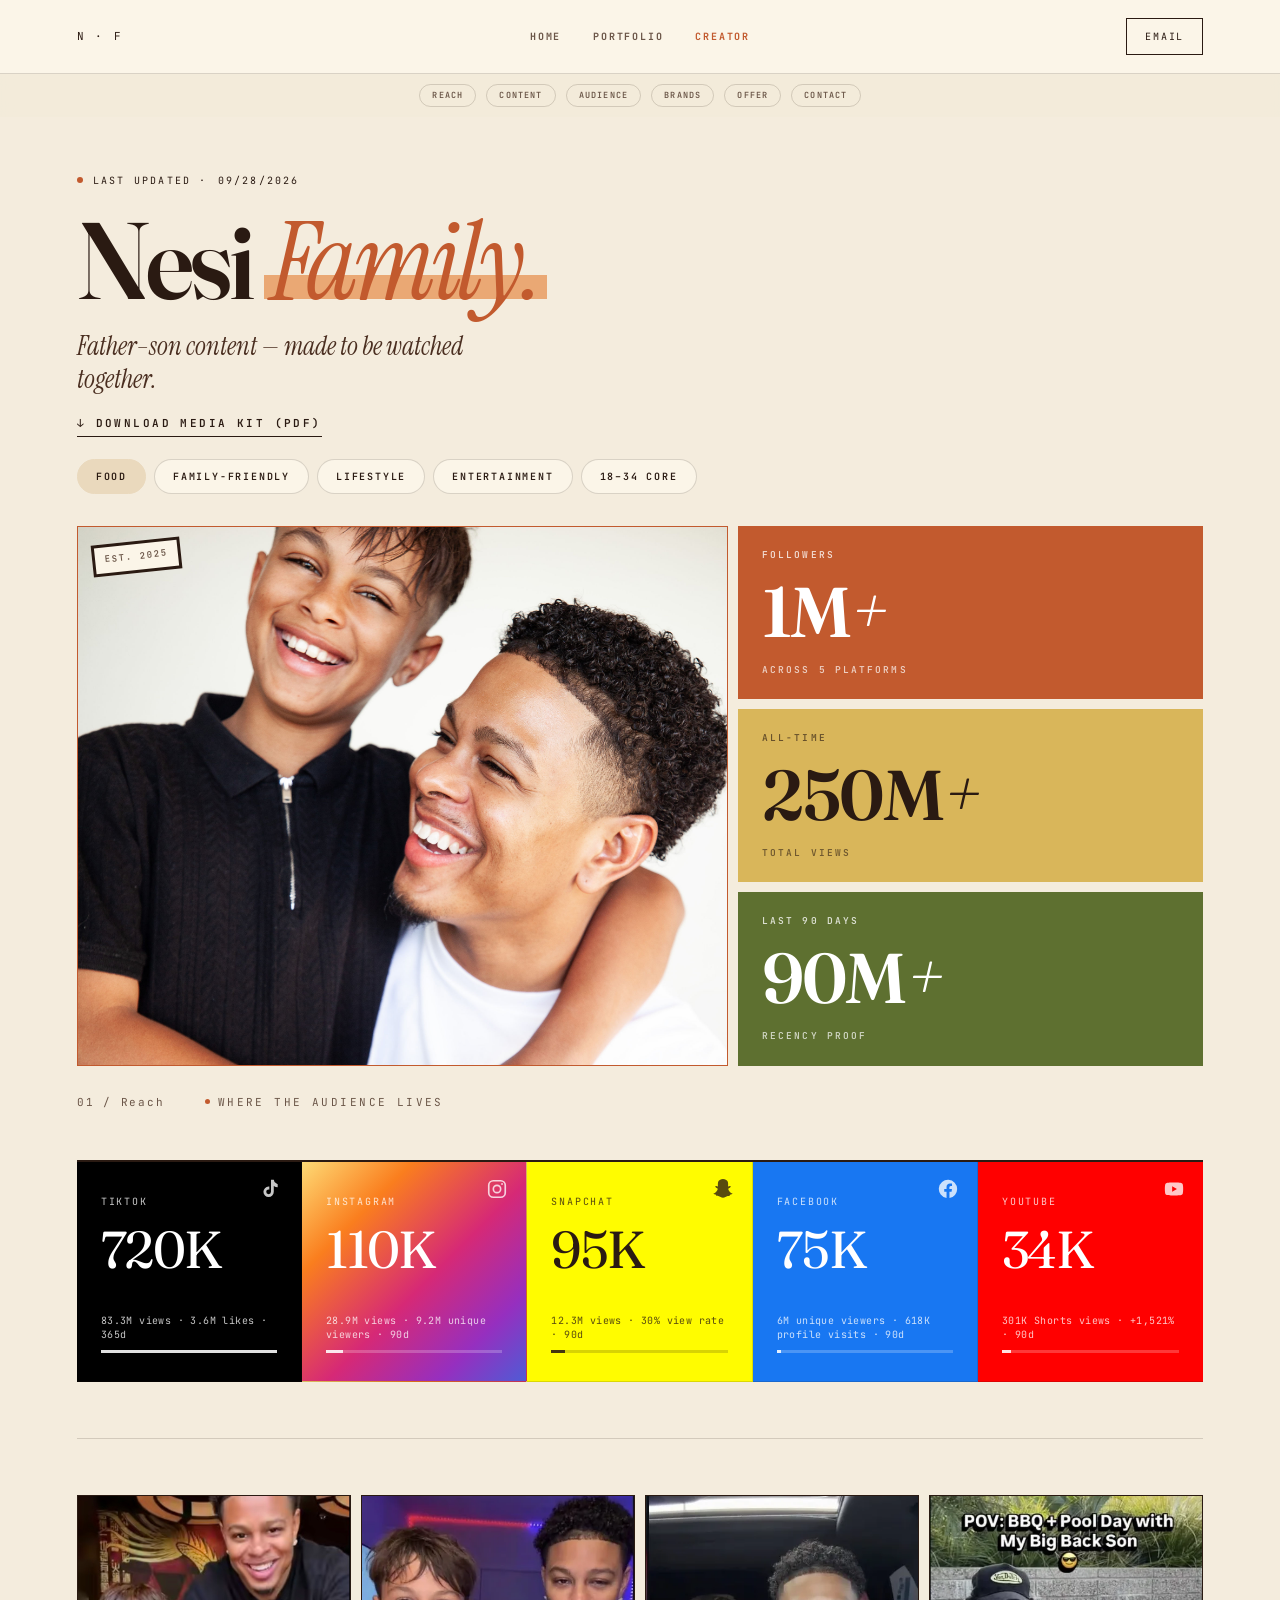
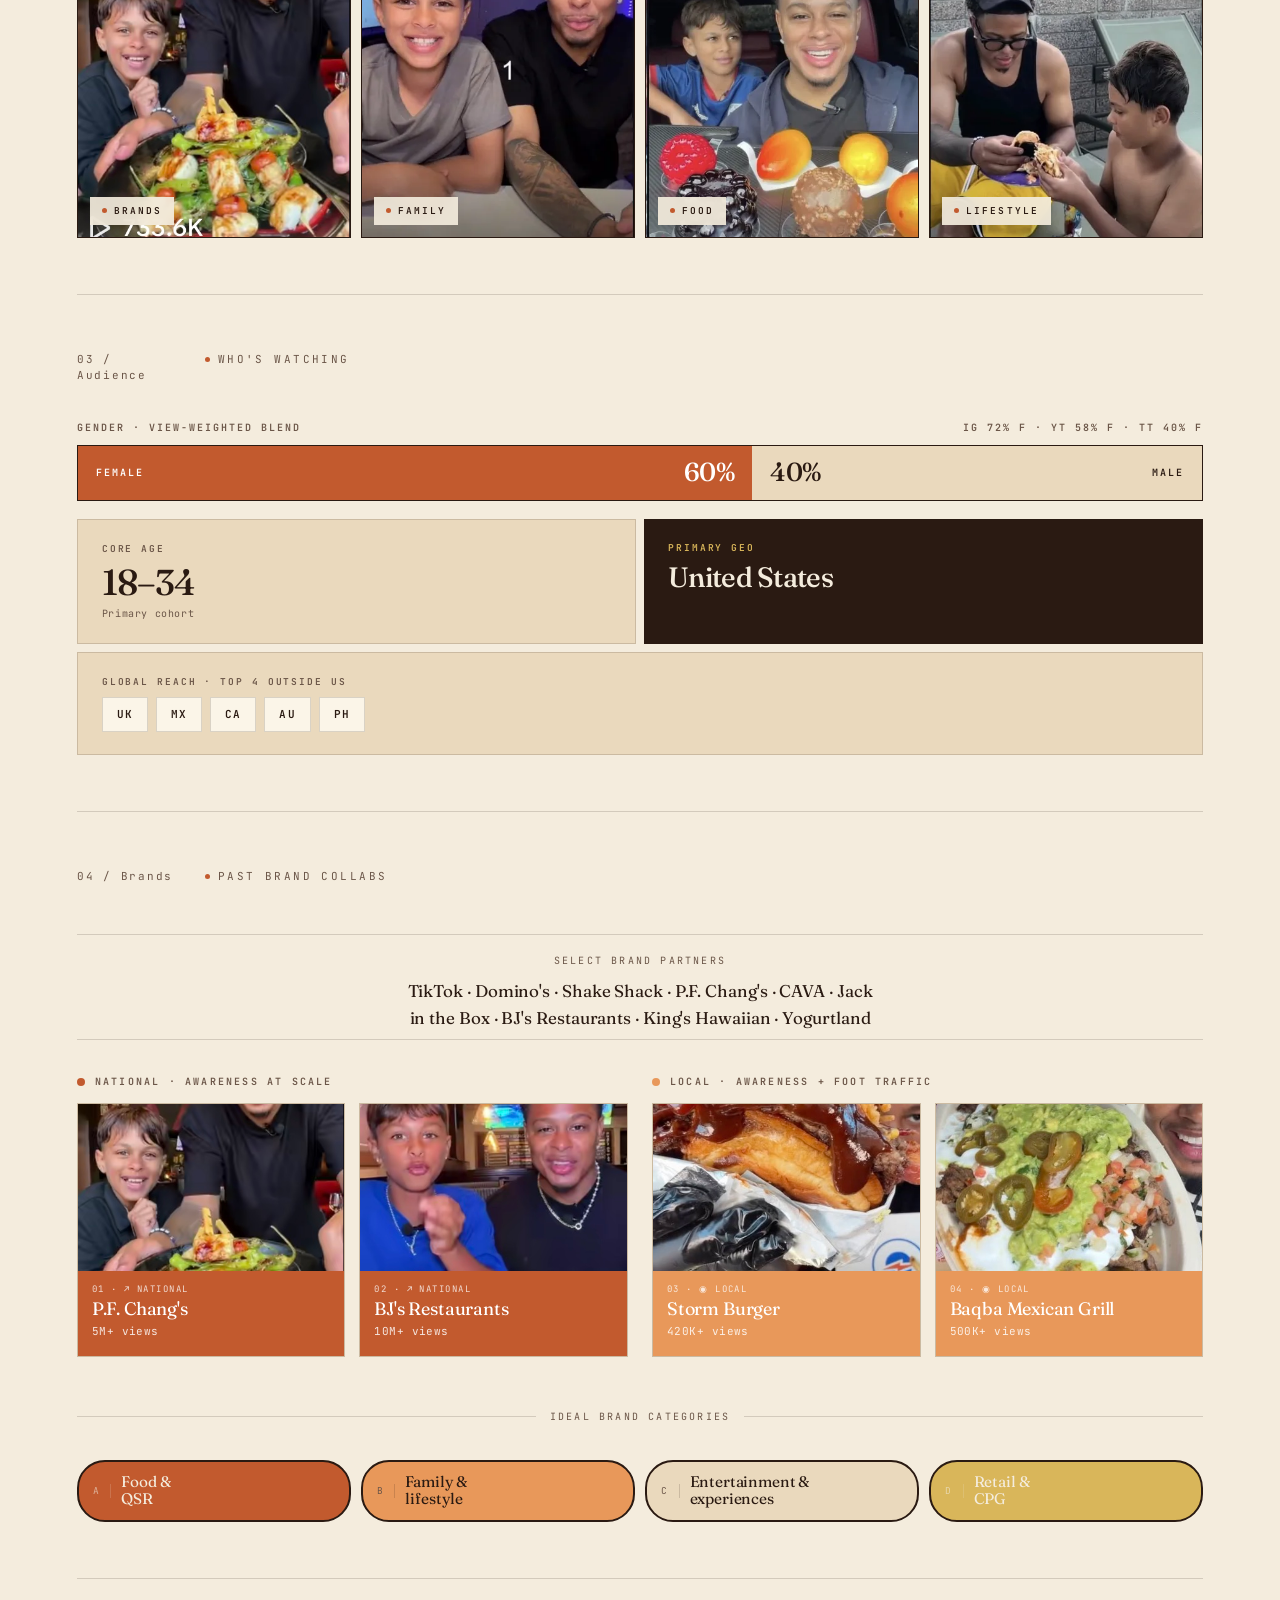
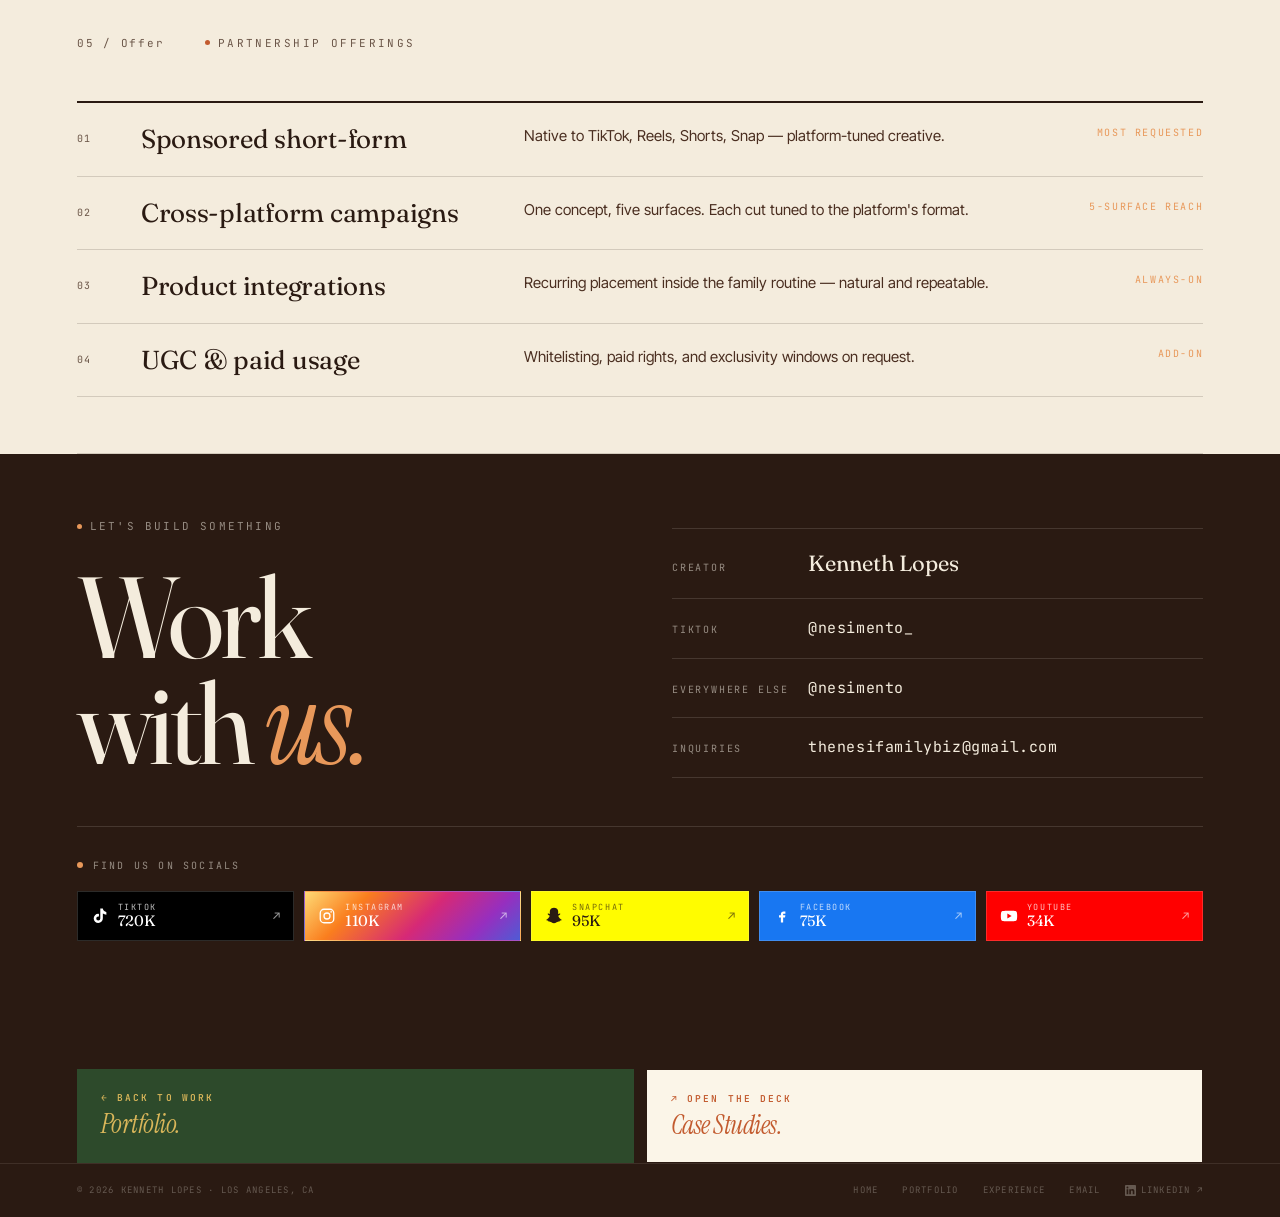
<file: media-kit.html>
<!DOCTYPE html>
<html lang="en">
<head>
<meta charset="UTF-8" />
<meta name="viewport" content="width=device-width, initial-scale=1, viewport-fit=cover" />
<meta name="theme-color" content="#F4ECDD" />
<meta name="apple-mobile-web-app-capable" content="yes" />
<meta name="mobile-web-app-capable" content="yes" />
<meta name="apple-mobile-web-app-status-bar-style" content="default" />
<meta name="apple-mobile-web-app-title" content="Nesi Family" />
<link rel="apple-touch-icon" href="/assets/portrait.jpg" />
<link rel="manifest" href="/manifest.json" />
<title>The Nesi Family · @nesimento_ · @nesimento — Media Kit 2026 · 1M+ followers · 250M+ views</title>
  <link rel="stylesheet" href="/tokens.css" />
<meta name="description" content="The Nesi Family (Nesimento, @nesimento_, @nesimento) — father–son creator brand with 1M+ followers, 250M+ all-time views, and 17+ closed paid brand deals (P.F. Chang's, BJ's Restaurants, Jack in the Box, King's Hawaiian, CAVA, Shake Shack, Domino's, Yogurtland, TikTok LA Foodie) across TikTok, Instagram, Snapchat, Facebook, YouTube. Brand partnerships, rate card, audience demographics, contact: thenesifamilybiz@gmail.com." />
<meta name="keywords" content="The Nesi Family, Nesi Family, Nesimento, @nesimento_, @nesimento, nesimento_, nesi, Kenneth Lopes creator, father son creator, TikTok creator @nesimento_, Instagram creator @nesimento, Snapchat Spotlight nesimento, Facebook Reels @nesimento, YouTube Shorts The Nesi Family, creator economy, creator brand, brand partnerships, influencer marketing, QSR creator partnerships, food creator, family creator brand, cross-platform creator, rate card, media kit" />
<link rel="canonical" href="https://kennethlopes.com/media-kit.html" />

<!-- Link preview: father–son photo (used on home page), compact size -->
<meta property="og:type" content="website" />
<meta property="og:url" content="https://kennethlopes.com/media-kit.html" />
<meta property="og:title" content="The Nesi Family · @nesimento_ — Media Kit 2026" />
<meta property="og:description" content="Father–son creator brand. 1M+ followers, 250M+ views across TikTok, Instagram, Snapchat, Facebook, YouTube." />
<meta property="og:site_name" content="The Nesi Family" />
<meta property="og:image" content="https://kennethlopes.com/assets/og-mediakit.jpg" />
<meta property="og:image:width" content="592" />
<meta property="og:image:height" content="666" />
<meta property="og:image:alt" content="The Nesi Family — Kenneth Lopes and son" />
<meta name="twitter:card" content="summary" />
<meta name="twitter:title" content="The Nesi Family · @nesimento_ — Media Kit" />
<meta name="twitter:description" content="Father–son creator brand. 1M+ followers, 250M+ views across 5 platforms." />
<meta name="twitter:image" content="https://kennethlopes.com/assets/og-mediakit.jpg" />

<!-- JSON-LD: Organization (creator brand) + WebPage so queries for
     'the nesi family', 'nesimento', 'nesi', '@nesimento_' surface this
     media kit directly with all social handles linked. -->
<script type="application/ld+json">
{
  "@context": "https://schema.org",
  "@type": "Organization",
  "@id": "https://kennethlopes.com/media-kit.html#nesi-family",
  "name": "The Nesi Family",
  "alternateName": ["Nesi Family", "Nesimento", "Nesi", "@nesimento_", "@nesimento", "nesimento_"],
  "url": "https://kennethlopes.com/media-kit.html",
  "logo": "https://kennethlopes.com/assets/og-mediakit.jpg",
  "image": "https://kennethlopes.com/assets/og-mediakit.jpg",
  "description": "Father–son creator brand by Kenneth Lopes. 1M+ followers and 250M+ all-time views across TikTok (@nesimento_), Instagram (@nesimento), Snapchat (@nesimento), Facebook, and YouTube (@thenesifamily). 17+ closed paid brand deals — P.F. Chang's, BJ's Restaurants, Jack in the Box, King's Hawaiian, CAVA, Shake Shack, Domino's, Yogurtland, and TikTok LA Foodie. Ideal categories: food/QSR, family, lifestyle, entertainment, retail.",
  "founder": { "@type": "Person", "name": "Kenneth Lopes", "url": "https://kennethlopes.com" },
  "email": "thenesifamilybiz@gmail.com",
  "areaServed": "Worldwide",
  "knowsAbout": [
    "Creator Economy", "Creator Operations", "Brand Partnerships", "Influencer Marketing",
    "Short-form Video", "Cross-Platform Distribution", "Father-Son Content",
    "TikTok Content", "Instagram Reels", "YouTube Shorts", "Snapchat Spotlight", "Facebook Reels",
    "QSR Brand Partnerships", "Food Content", "Family Content", "Lifestyle Content", "Entertainment",
    "Content Programming", "Audience Analytics", "A/B Testing", "Creator-Brand Campaigns"
  ],
  "audience": {
    "@type": "Audience",
    "audienceType": "Adults 18-34, view-weighted 60% Female / 40% Male",
    "geographicArea": "United States (primary), United Kingdom, Mexico, Canada, Australia, Philippines"
  },
  "sameAs": [
    "https://www.tiktok.com/@nesimento_",
    "https://www.instagram.com/nesimento",
    "https://www.snapchat.com/add/nesimento",
    "https://www.facebook.com/nesimento",
    "https://www.youtube.com/@thenesifamily"
  ]
}
</script>
<script type="application/ld+json">
{
  "@context": "https://schema.org",
  "@type": "WebPage",
  "name": "The Nesi Family — Media Kit 2026",
  "url": "https://kennethlopes.com/media-kit.html",
  "about": { "@id": "https://kennethlopes.com/media-kit.html#nesi-family" },
  "inLanguage": "en-US",
  "isPartOf": { "@type": "WebSite", "name": "Kenneth Lopes", "url": "https://kennethlopes.com" }
}
</script>

<link rel="preconnect" href="https://fonts.googleapis.com" />
<link rel="preconnect" href="https://fonts.gstatic.com" crossorigin />
<link href="https://fonts.googleapis.com/css2?family=Fraunces:ital,opsz,wght@0,9..144,300;0,9..144,400;0,9..144,500;0,9..144,600;0,9..144,700;1,9..144,400&family=Inter+Tight:wght@300;400;500;600;700&family=Instrument+Serif:ital@0;1&family=JetBrains+Mono:wght@400;500&display=swap" rel="stylesheet" />

<style>
  :root {
    --bg:        #F4ECDD;
    --bg-2:      #EAD9BD;
    --paper:     #FBF5E8;
    --ink:       #2A1A12;
    --ink-2:     #4A2E20;
    --muted:     #6B5648;
    --line:      rgba(42,26,18,0.16);
    --accent:    #C25A2E;   /* terracotta */
    --accent-2:  #E8985A;   /* peach — decorative underline strip + tints */
    --pop:       #D9B65A;   /* mustard */

    --font-display: 'Fraunces', Georgia, serif;
    --font-body:    'Inter Tight', -apple-system, BlinkMacSystemFont, sans-serif;
    --font-mono:    'JetBrains Mono', ui-monospace, Menlo, monospace;
    --font-italic:  'Instrument Serif', Georgia, serif;

    --gutter: clamp(24px, 6vw, 96px);
  }

  * { box-sizing: border-box; }
  html, body { margin: 0; padding: 0; }
  html { scroll-behavior: smooth; }
  body {
    background: var(--bg);
    color: var(--ink);
    font-family: var(--font-body);
    font-size: 16px;
    line-height: 1.5;
    -webkit-font-smoothing: antialiased;
  }
  ::selection { background: var(--ink); color: var(--bg); }
  a { color: inherit; text-decoration: none; }

  /* ── VIEW SWITCH ── */
  .mview { display: none; }

  /* ════════════════════════════════════════════════
     DESKTOP / EDITORIAL VIEW
     ════════════════════════════════════════════════ */

  /* ── NAV (shared) ── */
  .nav-stack { position: sticky; top: 0; z-index: 100; }
  .topnav {
    background: var(--bg);
    border-bottom: 1px solid var(--line);
  }
  .topnav-inner {
    max-width: 1280px; margin: 0 auto;
    padding: 18px var(--gutter);
    display: grid; grid-template-columns: 1fr auto 1fr;
    align-items: center; gap: 24px;
  }
  .topnav-brand {
    font-family: var(--font-mono); font-size: 11px; letter-spacing: 0.2em;
    text-transform: uppercase; color: var(--ink); justify-self: start;
  }
  .topnav-links { display: flex; gap: 32px; justify-content: center; }
  .topnav-link {
    font-family: var(--font-mono); font-size: 10px; letter-spacing: 0.18em;
    text-transform: uppercase; color: var(--muted); font-weight: 700;
    transition: color 0.15s;
  }
  .topnav-link:hover { color: var(--ink); }
  .topnav-link.is-active { color: var(--ink); }
  .topnav-cta {
    justify-self: end;
    font-family: var(--font-mono); font-size: 10px; letter-spacing: 0.18em;
    text-transform: uppercase;
    padding: 10px 18px;
    background: var(--ink); color: var(--bg);
    border: 1.5px solid var(--ink);
    transition: background 0.15s, color 0.15s;
  }
  .topnav-cta:hover { background: var(--accent); border-color: var(--accent); }
  @media (max-width: 720px) {
    .topnav-links { display: none; }
    .topnav-inner { grid-template-columns: 1fr auto; }
  }

  /* ── SUBNAV ── */
  .subnav {
    background: rgba(242,235,218,0.92);
    backdrop-filter: blur(8px); -webkit-backdrop-filter: blur(8px);
  }
  .subnav-inner {
    max-width: 1280px; margin: 0 auto;
    padding: 10px var(--gutter);
    display: flex; gap: 10px; justify-content: center;
    overflow: visible;
    flex-wrap: wrap; row-gap: 8px;
  }
  .subnav-inner::-webkit-scrollbar { display: none; }
  .subnav-link {
    font-family: var(--font-mono); font-size: 8.5px;
    letter-spacing: 0.14em; text-transform: uppercase; font-weight: 600;
    color: var(--muted); white-space: nowrap; line-height: 1;
    padding: 6px 12px; border: 1px solid var(--line);
    border-radius: 999px;
    transition: color 0.15s, border-color 0.15s, background 0.15s;
  }
  .subnav-link:hover { color: var(--ink); border-color: var(--ink); }
  .subnav-link.is-active { color: var(--ink); border-color: var(--ink); background: rgba(27,42,27,0.04); }
  section[id] { scroll-margin-top: 130px; }

  /* ── PAGE WRAPPER ── */
  .page { padding: 0 var(--gutter); max-width: 1280px; margin: 0 auto; }

  /* ── UTIL ── */
  .rule        { height: 1px;  background: var(--line); width: 100%; }
  .rule-thick  { height: 2px;  background: var(--ink);  width: 100%; }
  .kicker {
    font-family: var(--font-mono);
    font-size: 11px; letter-spacing: 0.22em; text-transform: uppercase; color: var(--muted);
    display: flex; align-items: center; gap: 8px; margin-bottom: 14px;
  }
  .kicker .dot { width: 5px; height: 5px; border-radius: 50%; background: var(--accent); flex-shrink: 0; }
  .section-num {
    font-family: var(--font-mono);
    font-size: 11px; letter-spacing: 0.16em; color: var(--muted);
  }

  /* ── HERO (image-led, mirrored — portrait left, content right) ── */
  .hero {
    padding: 56px 0 0;
    border-bottom: none;
  }
  .hero + .section { padding-top: 28px; }
  .hero-grid {
    display: grid;
    grid-template-columns: 1fr 1.1fr;
    gap: 40px;
    align-items: end;
    margin-bottom: 56px;
  }
  .hero-eyebrow {
    font-family: var(--font-mono);
    font-size: 10px; letter-spacing: 0.22em; text-transform: uppercase;
    color: var(--ink); margin-bottom: 22px;
    display: flex; align-items: center; gap: 10px;
  }
  .hero-eyebrow .dot { width: 6px; height: 6px; border-radius: 50%; background: var(--accent); }

  /* v4: italic tagline below the wordmark */
  .hero-tagline {
    font-family: var(--font-italic);
    font-style: italic;
    font-size: clamp(20px, 2.2vw, 26px);
    line-height: 1.3;
    color: var(--ink-2);
    margin: 18px 0 0;
    max-width: 36ch;
  }
  /* v4: download CTA below tagline */
  .hero-download {
    display: inline-block; margin-top: 18px;
    font-family: var(--font-mono); font-size: 11px; font-weight: 600;
    letter-spacing: 0.22em; text-transform: uppercase;
    color: var(--ink); text-decoration: none;
    padding-bottom: 4px;
    border-bottom: 1px solid var(--ink);
    transition: color 0.15s, border-color 0.15s;
  }
  .hero-download:hover { color: var(--accent); border-color: var(--accent); }
  /* v4: pills row */
  .hero-pills {
    margin-top: 22px;
    display: flex; flex-wrap: wrap; gap: 8px;
  }
  .pill-tag {
    padding: 9px 18px;
    background: var(--paper);
    border: 1px solid var(--line);
    border-radius: 999px;
    font-family: var(--font-mono); font-size: 10px; font-weight: 600;
    letter-spacing: 0.18em; text-transform: uppercase;
    color: var(--ink); white-space: nowrap;
  }
  .pill-tag.is-solid {
    background: var(--bg-2);
    border-color: var(--bg-2);
    color: var(--ink);
  }
  /* v4: photo + 3 colored stat tile grid */
  .hero-stats-grid {
    margin-top: 32px;
    display: grid;
    grid-template-columns: 1.4fr 1fr;
    grid-template-rows: 1fr 1fr 1fr;
    gap: 10px;
    min-height: 540px;
  }
  .hero-photo {
    grid-row: 1 / 4; grid-column: 1;
    position: relative; overflow: hidden;
    background: var(--bg-2);
    background-image: repeating-linear-gradient(135deg, var(--paper) 0 14px, var(--bg-2) 14px 28px);
    border: 1px solid var(--accent);
    transition: transform 0.35s ease, box-shadow 0.35s ease;
  }
  /* v4: hover — lift the photo and expose an offset terracotta block behind it
     (mirrors the .hero-photo-wrap hover effect on portfolio.html) */
  .hero-photo:hover {
    transform: translate(-6px, -6px);
    box-shadow: 12px 12px 0 var(--accent);
  }
  .hero-photo img {
    position: absolute; inset: 0;
    width: 100%; height: 100%;
    /* object-position 35% → 22% to bring the son's head back into
       frame (was getting clipped at the top with the lower focal). */
    object-fit: cover; object-position: center 22%;
    display: block;
  }
  .hero-photo .hero-stamp {
    position: absolute; top: 14px; left: 14px; z-index: 2;
    padding: 6px 10px; background: var(--paper);
    font-family: var(--font-mono); font-size: 9px; font-weight: 600;
    letter-spacing: 0.22em; text-transform: uppercase; color: var(--muted);
  }
  .hero-stat {
    padding: 22px 24px;
    display: flex; flex-direction: column; justify-content: space-between;
    transition: transform 0.35s ease, box-shadow 0.35s ease;
  }
  /* v4: hover — same lift + offset block reveal as the photo above */
  .hero-stat:hover {
    transform: translate(-6px, -6px);
    box-shadow: 12px 12px 0 var(--ink);
  }
  .hero-stat--terracotta { background: var(--accent); color: #fff; }
  .hero-stat--mustard    { background: var(--pop); color: var(--ink); }
  .hero-stat--forest     { background: #5E7030; color: #fff; }
  /* per-tile shadow color so each tile reveals its own brand-aligned block */
  .hero-stat--terracotta:hover { box-shadow: 12px 12px 0 #5E7030; }
  .hero-stat--mustard:hover    { box-shadow: 12px 12px 0 var(--accent); }
  .hero-stat--forest:hover     { box-shadow: 12px 12px 0 var(--pop); }
  .hero-stat__lab {
    font-family: var(--font-mono); font-size: 9.5px; font-weight: 600;
    letter-spacing: 0.22em; text-transform: uppercase;
  }
  .hero-stat--terracotta .hero-stat__lab,
  .hero-stat--forest .hero-stat__lab { color: rgba(255,255,255,0.78); }
  .hero-stat--mustard .hero-stat__lab { color: rgba(42,26,18,0.65); }
  .hero-stat__num {
    font-family: var(--font-display); font-weight: 600;
    font-size: clamp(48px, 5.5vw, 72px); line-height: 1;
    letter-spacing: -0.035em;
  }
  .hero-stat__num em {
    font-family: var(--font-italic); font-style: italic;
    font-weight: 400; margin-left: 2px;
  }
  .hero-stat__sub {
    font-family: var(--font-mono); font-size: 9.5px; font-weight: 600;
    letter-spacing: 0.22em; text-transform: uppercase;
  }
  .hero-stat--terracotta .hero-stat__sub,
  .hero-stat--forest .hero-stat__sub { color: rgba(255,255,255,0.7); }
  .hero-stat--mustard .hero-stat__sub { color: rgba(42,26,18,0.6); }
  /* Stack on narrow screens */
  @media (max-width: 720px) {
    .hero-stats-grid {
      grid-template-columns: 1fr;
      grid-template-rows: auto;
      min-height: 0;
    }
    .hero-photo { aspect-ratio: 4/5; grid-row: auto; }
  }
  .wordmark {
    font-family: var(--font-display);
    font-weight: 600;
    font-size: clamp(88px, 11vw, 116px);
    line-height: 0.86;
    letter-spacing: -0.045em;
    color: var(--ink);
    margin: 0;
  }
  .wordmark em {
    font-family: var(--font-italic);
    font-style: italic; font-weight: 400; color: var(--accent);
    display: inline-block; position: relative; padding: 0 0.06em;
  }
  .wordmark em::after {
    content: ''; position: absolute; left: 0; right: 0; bottom: 0.12em; height: 0.22em;
    background: var(--accent-2); z-index: -1; opacity: 0.8;
  }
  .hero-meta {
    margin-top: 28px;
    display: flex; flex-wrap: wrap; align-items: center; gap: 16px;
    font-family: var(--font-mono); font-size: 10px;
    letter-spacing: 0.16em; text-transform: uppercase; color: var(--muted);
  }
  .hero-meta strong { color: var(--ink); font-weight: 500; }
  .hero-meta .sep { color: var(--line); }

  /* portrait — mirror of portfolio side */
  .hero-portrait-wrap {
    position: relative;
    aspect-ratio: 4/5;
    transform: rotate(1.2deg);
    transition: transform 0.35s ease;
  }
  .hero-portrait-wrap img {
    width: 100%; height: 100%;
    object-fit: cover; object-position: center 20%;
    border: 4px solid var(--ink);
    box-shadow: -14px 14px 0 var(--accent);
    display: block;
    transition: transform 0.35s ease, box-shadow 0.35s ease;
  }
  .hero-portrait-wrap:hover { transform: rotate(1.2deg) translate(2px, -2px); }
  .hero-portrait-wrap:hover img { box-shadow: -20px 20px 0 var(--accent); }
  .hero-stamp {
    position: absolute; top: -16px; left: -16px;
    background: var(--pop); color: var(--ink);
    font-family: var(--font-mono);
    font-size: 11px; letter-spacing: 0.16em;
    padding: 8px 14px; border: 3px solid var(--ink);
    transform: rotate(-6deg); z-index: 2;
  }

  /* ── FEATURE ROW (big-num + side stack) ── */
  .feature-row {
    display: grid;
    grid-template-columns: 1.4fr 1fr;
    gap: 18px;
    margin-bottom: 56px;
  }
  .big-num {
    background: var(--ink);
    color: var(--bg);
    padding: 36px 32px;
    position: relative; overflow: hidden;
  }
  .big-num::before {
    content: ''; position: absolute; inset: 0;
    background: repeating-linear-gradient(45deg, transparent 0 22px, color-mix(in srgb, var(--accent-2) 22%, transparent) 22px 23px);
    pointer-events: none;
  }
  .big-num .lab {
    font-family: var(--font-mono); font-size: 10px;
    letter-spacing: 0.22em; text-transform: uppercase;
    color: color-mix(in srgb, var(--bg) 70%, transparent);
    position: relative;
  }
  .big-num .v {
    font-family: var(--font-display);
    font-size: clamp(64px, 9vw, 96px);
    line-height: 0.9; letter-spacing: -0.045em;
    color: var(--bg); margin-top: 12px;
    position: relative;
  }
  .big-num .v em {
    font-family: var(--font-italic); font-style: italic;
    color: var(--accent-2); font-weight: 400;
  }
  .big-num .sub {
    font-family: var(--font-display); font-style: italic;
    font-size: 16px; color: color-mix(in srgb, var(--bg) 80%, transparent);
    margin-top: 14px; position: relative; max-width: 36ch;
  }
  .side-stack { display: flex; flex-direction: column; gap: 18px; height: 100%; }
  .side-card {
    padding: 18px 20px; border: 1px solid var(--line);
    display: flex; align-items: end; justify-content: space-between; gap: 14px;
    background: var(--bg-2); color: var(--ink);
    text-decoration: none;
    transition: transform 200ms ease;
    flex: 1;
  }
  .side-card:hover { transform: translateY(-2px); }
  .side-card .lab {
    font-family: var(--font-mono); font-size: 10px;
    letter-spacing: 0.16em; text-transform: uppercase; color: var(--muted);
  }
  .side-card .v {
    font-family: var(--font-display);
    font-size: 36px; line-height: 1; letter-spacing: -0.03em;
    color: var(--ink); margin-top: 4px;
  }
  .side-card .arrow {
    font-family: var(--font-mono); font-size: 18px; color: var(--ink);
  }
  .side-card-end {
    display: flex; flex-direction: column; align-items: end; gap: 6px;
    text-align: right;
  }
  .side-card .handle {
    font-family: var(--font-mono); font-size: 11px;
    letter-spacing: 0.06em; color: var(--ink); opacity: 0.85;
    line-height: 1;
  }
  .side-card.accent .handle { color: var(--bg); opacity: 0.85; }
  .side-card.pop .handle { color: var(--ink); opacity: 0.7; }
  .side-card.accent { background: var(--accent); color: var(--bg); }
  .side-card.accent .lab { color: color-mix(in srgb, var(--bg) 70%, transparent); }
  .side-card.accent .v { color: var(--bg); }
  .side-card.accent .arrow { color: var(--bg); }
  .side-card.pop { background: var(--pop); color: var(--ink); }
  .side-card.pop .lab { color: color-mix(in srgb, var(--ink) 65%, transparent); }
  .side-card.pop .v { color: var(--ink); }
  .side-card.pop .arrow { color: var(--ink); }

  /* ── CONTENT PILLAR RAIL ── */
  .rail-section { margin-bottom: 72px; }
  .rail-head {
    display: flex; align-items: baseline; justify-content: space-between;
    margin-bottom: 16px;
  }
  .rail-head .eyebrow {
    font-family: var(--font-mono); font-size: 10px;
    letter-spacing: 0.22em; text-transform: uppercase;
    color: var(--ink); display: flex; align-items: center; gap: 10px;
  }
  .rail-head .eyebrow .dot { width: 6px; height: 6px; border-radius: 50%; background: var(--accent); }
  .rail { display: grid; grid-template-columns: repeat(4, 1fr); gap: 8px; }
  .tile {
    aspect-ratio: 1/1; border: 1px solid var(--line);
    position: relative; overflow: hidden;
    background: var(--bg-2);
    text-decoration: none; display: block;
  }
  .tile picture { display: block; width: 100%; height: 100%; }
  .tile img { width: 100%; height: 100%; object-fit: cover; object-position: center 35%; display: block; }
  .tile::after {
    content: ''; position: absolute; inset: 60% 0 0 0;
    background: linear-gradient(180deg, transparent, rgba(0,0,0,0.5));
    pointer-events: none;
  }
  .tile-tag {
    position: absolute; bottom: 8px; left: 8px;
    font-family: var(--font-mono);
    font-size: 9px; letter-spacing: 0.18em; text-transform: uppercase;
    color: rgba(255,255,255,0.92);
    z-index: 2;
  }
  .tile.placeholder {
    background:
      repeating-linear-gradient(45deg, transparent 0 14px, color-mix(in srgb, var(--ink) 8%, transparent) 14px 15px),
      var(--bg-2);
  }
  .tile.placeholder .tile-tag { color: var(--ink); }
  .tile.placeholder::after { display: none; }

  @media (max-width: 720px) {
    .hero-grid { grid-template-columns: 1fr; gap: 28px; }
    .hero-portrait-wrap { transform: none; max-width: 320px; }
    .hero-portrait-wrap img { box-shadow: -8px 8px 0 var(--accent); }
    .feature-row { grid-template-columns: 1fr; }
    .rail { grid-template-columns: repeat(2, 1fr); }
  }

  /* ── SECTION ── */
  .section {
    padding: 56px 0;
    border-bottom: 1px solid var(--line);
  }
  .section-head {
    display: grid; grid-template-columns: 100px 1fr;
    gap: 28px; margin-bottom: 36px; align-items: start;
  }
  .section-title {
    font-family: var(--font-display);
    font-size: clamp(38px, 4.5vw, 60px);
    font-weight: 400; line-height: 1.04;
    letter-spacing: -0.03em; margin: 0;
  }
  .section-title em {
    font-family: var(--font-italic);
    font-style: italic; color: var(--accent);
    background: linear-gradient(transparent 65%, var(--accent-2) 65%, var(--accent-2) 92%, transparent 92%);
    padding: 0 4px;
  }

  /* ── PLATFORMS ── */
  .platforms {
    display: grid; grid-template-columns: repeat(5, 1fr);
    border-top: 2px solid var(--ink);
  }
  .plat {
    padding: 32px 24px 28px;
    border-right: 1px solid var(--line);
    border-bottom: 1px solid var(--line);
    display: flex; flex-direction: column; gap: 8px;
    min-height: 220px;
    position: relative;
    transition: background 0.15s ease, transform 0.2s ease;
  }
  .plat:nth-child(even) { background: var(--bg-2); }
  a.plat { color: inherit; text-decoration: none; cursor: pointer; }
  a.plat::after {
    content: '↗';
    position: absolute; top: 14px; right: 18px;
    font-family: var(--font-mono); font-size: 12px;
    color: var(--muted);
    opacity: 0; transition: opacity 0.2s ease, transform 0.2s ease;
  }
  a.plat:hover { background: var(--ink); }
  a.plat:hover::after { opacity: 1; transform: translate(2px, -2px); color: var(--bg); }
  a.plat:hover .plat-name,
  a.plat:hover .plat-meta { color: rgba(240,235,224,0.7); }
  a.plat:hover .plat-name .rank { color: var(--bg); }
  a.plat:hover .plat-count { color: var(--accent-2); }
  a.plat:hover .plat-bar { background: rgba(240,235,224,0.18); }
  a.plat:hover .plat-bar i { background: var(--accent-2); }
  .plat:last-child { border-right: none; }
  .plat-name {
    font-family: var(--font-mono);
    font-size: 10px; letter-spacing: 0.18em; text-transform: uppercase;
    color: var(--muted);
    display: flex; justify-content: space-between; align-items: baseline;
  }
  .plat-name .rank { font-size: 10px; color: var(--ink); }
  .plat-count {
    font-family: var(--font-display);
    font-size: 52px; font-weight: 400;
    letter-spacing: -0.03em; line-height: 1; margin-top: 6px;
    color: var(--accent);
  }
  .plat-meta {
    margin-top: auto; font-family: var(--font-mono);
    font-size: 10px; letter-spacing: 0.04em; color: var(--ink-2); line-height: 1.4;
  }
  .plat-bar { height: 3px; background: var(--line); overflow: hidden; }
  .plat-bar i { display: block; height: 100%; background: var(--accent); }

  /* v4: brand-colored desktop reach tiles (mirrors mobile .reach-tile palette) */
  a.plat.plat--brand,
  a.plat.plat--brand:nth-child(even) {
    background: var(--brand);
    color: var(--fg);
  }
  /* v4: platform logo top-right of each reach tile */
  .plat-logo {
    position: absolute; top: 16px; right: 18px;
    width: 22px; height: 22px;
    color: var(--fg); opacity: 0.78;
    pointer-events: none;
  }
  a.plat.plat--brand:hover .plat-logo { opacity: 1; }
  a.plat.plat--brand .plat-name,
  a.plat.plat--brand .plat-name .rank,
  a.plat.plat--brand .plat-count,
  a.plat.plat--brand .plat-meta { color: var(--fg); }
  a.plat.plat--brand .plat-name,
  a.plat.plat--brand .plat-meta { opacity: 0.78; }
  a.plat.plat--brand .plat-bar { background: rgba(255,255,255,0.22); }
  a.plat.plat--brand[style*="2A1A12"] .plat-bar { background: rgba(42,26,18,0.18); }
  a.plat.plat--brand .plat-bar i { background: var(--fg); opacity: 0.85; }
  a.plat.plat--brand::after { color: var(--fg); }
  a.plat.plat--brand:hover { background: var(--brand); transform: translateY(-2px); }
  a.plat.plat--brand:hover::after { opacity: 1; transform: translate(2px, -2px); color: var(--fg); }
  a.plat.plat--brand:hover .plat-name,
  a.plat.plat--brand:hover .plat-meta { color: var(--fg); opacity: 1; }
  a.plat.plat--brand:hover .plat-count { color: var(--fg); }

  /* perf strip */
  .perf {
    margin-top: 48px;
    display: grid; grid-template-columns: 1.2fr 1fr 1fr 1fr;
    background: var(--ink); color: var(--bg);
  }
  .perf > div {
    padding: 32px 28px;
    border-right: 1px solid rgba(240,235,224,0.12);
  }
  .perf > div:last-child { border-right: none; }
  .perf .pf-eyebrow {
    font-family: var(--font-mono);
    font-size: 10px; letter-spacing: 0.2em; text-transform: uppercase;
    color: rgba(240,235,224,0.55); margin-bottom: 16px;
  }
  .perf .pf-num {
    font-family: var(--font-display);
    font-size: 44px; line-height: 1;
    letter-spacing: -0.025em; color: var(--bg);
  }
  .perf .pf-sub {
    margin-top: 10px; font-family: var(--font-mono);
    font-size: 11px; letter-spacing: 0.04em;
    color: rgba(240,235,224,0.65);
  }
  .perf .pf-headline {
    font-family: var(--font-display);
    font-style: italic; font-weight: 300;
    font-size: 24px; line-height: 1.3;
    color: var(--bg); max-width: 22ch;
  }

  /* v4: 4-up content pillars grid — full-bleed photo + bottom-left label */
  .pillars-v2 {
    display: grid; grid-template-columns: repeat(4, 1fr); gap: 10px;
  }
  .pcard {
    position: relative; display: block;
    aspect-ratio: 4 / 5;
    overflow: hidden;
    border: 1.5px solid var(--ink);
    text-decoration: none;
    transition: transform 0.2s ease, box-shadow 0.2s ease;
  }
  .pcard:hover { transform: translateY(-2px); box-shadow: 4px 4px 0 var(--ink); }
  .pcard img {
    width: 100%; height: 100%;
    object-fit: cover; object-position: center;
    display: block;
  }
  .pcard__lab {
    position: absolute; left: 12px; bottom: 12px;
    display: inline-flex; align-items: center; gap: 7px;
    padding: 7px 12px;
    background: rgba(244,236,221,0.92);
    backdrop-filter: blur(6px); -webkit-backdrop-filter: blur(6px);
    font-family: var(--font-mono); font-size: 9.5px; font-weight: 600;
    letter-spacing: 0.22em; text-transform: uppercase; color: var(--ink);
  }
  .pcard__lab .dot { width: 5px; height: 5px; border-radius: 50%; background: var(--accent); }
  @media (max-width: 900px) {
    .pillars-v2 { grid-template-columns: 1fr 1fr; gap: 8px; }
  }

  /* ── AUDIENCE ── */
  .two-col { display: grid; grid-template-columns: 1fr 1fr; gap: 32px; }

  /* v4: desktop split-bar + chip grid (mirrors mobile audience design) */
  .audience-v2 { display: grid; grid-template-columns: 1fr; gap: 18px; }
  .aud-gender-d__head {
    display: flex; justify-content: space-between; margin-bottom: 10px;
    font-family: var(--font-mono); font-size: 10px; font-weight: 600;
    letter-spacing: 0.2em; text-transform: uppercase; color: var(--muted);
  }
  .aud-gender-d__bar {
    display: flex; height: 56px;
    border: 1.5px solid var(--ink);
  }
  .aud-gender-d__f,
  .aud-gender-d__m {
    display: flex; align-items: center; justify-content: space-between;
    padding: 0 18px;
  }
  .aud-gender-d__f { width: 60%; background: var(--accent); color: #fff; }
  .aud-gender-d__m { width: 40%; background: var(--bg-2); color: var(--ink); }
  .aud-gender-d__bar .lab {
    font-family: var(--font-mono); font-size: 10px; font-weight: 600;
    letter-spacing: 0.2em; text-transform: uppercase;
  }
  .aud-gender-d__bar .pct {
    font-family: var(--font-display); font-weight: 500;
    font-size: 26px; letter-spacing: -0.02em;
    font-variant-numeric: tabular-nums;
  }
  .aud-grid-d {
    display: grid; grid-template-columns: 1fr 1fr; gap: 8px;
  }
  .aud-chip-d {
    background: var(--bg-2); border: 1px solid var(--line);
    padding: 22px 24px;
  }
  .aud-chip-d--dark { background: var(--ink); color: var(--bg); border: none; }
  .aud-chip-d--wide { grid-column: 1 / 3; padding: 22px 24px; }
  .aud-chip-d__lab {
    font-family: var(--font-mono); font-size: 9.5px; font-weight: 600;
    letter-spacing: 0.2em; text-transform: uppercase;
    color: var(--muted); margin-bottom: 8px;
  }
  .aud-chip-d--dark .aud-chip-d__lab { color: var(--pop); }
  .aud-chip-d__val {
    font-family: var(--font-display); font-weight: 500;
    font-size: 36px; letter-spacing: -0.025em; line-height: 1;
  }
  .aud-chip-d--dark .aud-chip-d__val { font-size: 28px; }
  .aud-chip-d__sub {
    margin-top: 6px; font-family: var(--font-mono); font-size: 10px;
    letter-spacing: 0.06em; color: var(--muted);
  }
  .aud-chip-d--dark .aud-chip-d__sub { color: rgba(244,236,221,0.6); }
  .aud-chip-d__pills {
    display: flex; flex-wrap: wrap; gap: 8px; margin-top: 4px;
  }
  .aud-chip-d__pills span {
    padding: 8px 14px;
    background: var(--paper); border: 1px solid var(--line);
    font-family: var(--font-mono); font-size: 11px; font-weight: 600;
    letter-spacing: 0.1em; color: var(--ink);
  }
  @media (max-width: 720px) {
    .aud-grid-d { grid-template-columns: 1fr; }
    .aud-chip-d--wide { grid-column: 1; }
  }

  .audience-card {
    background: var(--bg-2); border: 1px solid var(--line);
    padding: 36px 32px;
  }
  .ac-row {
    display: grid; grid-template-columns: 120px 1fr;
    gap: 18px; padding: 16px 0;
    border-top: 1px solid var(--line);
    align-items: baseline;
  }
  .ac-row:last-child { border-bottom: 1px solid var(--line); }
  .ac-row .lab {
    font-family: var(--font-mono);
    font-size: 10px; letter-spacing: 0.14em; text-transform: uppercase; color: var(--muted);
  }
  .ac-row .val {
    font-family: var(--font-display);
    font-size: 22px; line-height: 1.15; color: var(--ink);
  }
  .ac-row .val small {
    font-family: var(--font-mono); font-size: 10px;
    color: var(--muted); letter-spacing: 0.06em; margin-left: 8px;
  }
  .gender-bar {
    display: flex; height: 22px; margin-top: 8px;
    border: 1px solid var(--line); overflow: hidden;
    font-family: var(--font-mono); font-size: 9px; letter-spacing: 0.14em;
  }
  .gender-bar .f { background: var(--accent); color: var(--bg); display: flex; align-items: center; justify-content: center; }
  .gender-bar .m { background: var(--bg); color: var(--ink); display: flex; align-items: center; justify-content: center; }
  .geo-list { display: flex; flex-wrap: wrap; gap: 6px; margin-top: 8px; }
  .geo-list span {
    font-family: var(--font-mono);
    font-size: 10px; letter-spacing: 0.1em; text-transform: uppercase;
    padding: 4px 10px; border: 1px solid var(--line); color: var(--ink-2);
  }

  .reason-list {
    list-style: none; margin: 0; padding: 36px 32px;
    background: var(--bg-2); border: 1px solid var(--line);
    display: flex; flex-direction: column; justify-content: center;
  }
  .reason-list li {
    display: grid; grid-template-columns: 48px 1fr auto;
    gap: 24px; padding: 22px 0;
    border-bottom: 1px solid var(--line); align-items: baseline;
  }
  .reason-list li:first-child { padding-top: 0; }
  .reason-list li:last-child  { border-bottom: none; padding-bottom: 0; }
  .reason-list .rn {
    font-family: var(--font-italic); font-style: italic;
    font-size: 32px; line-height: 1; color: var(--accent);
  }
  .reason-list .rt {
    font-family: var(--font-display);
    font-size: 26px; line-height: 1.15;
    letter-spacing: -0.01em; color: var(--ink);
  }
  .reason-list .rd {
    font-family: var(--font-mono); font-size: 10px;
    letter-spacing: 0.16em; text-transform: uppercase; color: var(--accent-2);
    white-space: nowrap;
  }

  /* ── PILLARS ── */
  .pillars-grid {
    display: grid; grid-template-columns: repeat(3, 1fr);
    gap: 1px; background: var(--line);
    border: 1px solid var(--line);
  }
  .pillar {
    background: var(--bg);
    padding: 28px 24px;
    display: flex; flex-direction: column; gap: 14px;
  }
  .pillar.dark { background: var(--ink); color: var(--bg); }
  .pillar-num {
    font-family: var(--font-mono);
    font-size: 10px; letter-spacing: 0.18em; text-transform: uppercase;
    color: var(--accent-2);
  }
  .pillar.dark .pillar-num { color: var(--pop); }
  .pillar-img {
    width: 100%; aspect-ratio: 4/3;
    object-fit: cover; display: block;
    border: 2.5px solid var(--ink);
    box-shadow: 6px 6px 0 var(--accent);
  }
  .pillar.dark .pillar-img { box-shadow: 6px 6px 0 var(--accent-2); }
  .pillar-title {
    font-family: var(--font-display);
    font-size: 26px; line-height: 1.1;
    letter-spacing: -0.015em; color: var(--ink);
    margin-top: 4px;
  }
  .pillar.dark .pillar-title { color: var(--bg); }
  .pillar-desc { font-size: 14px; line-height: 1.45; color: var(--ink-2); }
  .pillar.dark .pillar-desc { color: rgba(240,235,224,0.72); }
  .pillar-stat {
    font-family: var(--font-mono); font-size: 10px;
    letter-spacing: 0.14em; text-transform: uppercase; color: var(--accent);
  }
  .pillar.dark .pillar-stat { color: var(--pop); }

  /* ── BRANDS ── */
  .brand-grid {
    display: grid; grid-template-columns: repeat(4, 1fr);
    gap: 16px; margin-top: 0;
  }
  .brand-tile {
    margin: 0; background: var(--bg-2);
    border: 1px solid var(--line);
    overflow: hidden; display: flex; flex-direction: column;
    /* v4: hover border animation (mirrors hero photo + stat tile pattern) */
    transition: transform 0.35s ease, box-shadow 0.35s ease;
  }
  .brand-tile:hover {
    transform: translate(-6px, -6px);
    box-shadow: 12px 12px 0 var(--accent);
  }
  /* National tier caption is already terracotta — give BJs/Shake
     Shack a forest-green shadow so the hover animation actually pops
     against the strip instead of disappearing into it. Local tier
     keeps the default terracotta shadow which contrasts with its peach
     strip. */
  .brand-tile--national:hover {
    box-shadow: 12px 12px 0 var(--forest);
  }
  .brand-tile img {
    width: 100%; aspect-ratio: 16/10;
    object-fit: cover; display: block;
  }
  .brand-tile figcaption {
    padding: 12px 14px 16px;
    display: flex; flex-direction: column; gap: 2px;
  }
  .brand-num {
    font-family: var(--font-mono); font-size: 9px;
    letter-spacing: 0.16em; text-transform: uppercase; color: var(--accent);
  }
  .brand-name {
    font-family: var(--font-display); font-size: 18px;
    line-height: 1.15; color: var(--ink); letter-spacing: -0.01em;
  }
  .brand-stat {
    font-family: var(--font-mono); font-size: 11px;
    letter-spacing: 0.04em; color: var(--muted); margin-top: 2px;
  }

  /* Tier differentiation — national vs local brand collabs (handoff §11)
     Two tiers sit side-by-side on desktop so all 4 tiles read as one
     row, with the tier label above each pair. */
  .brand-tier-row {
    display: grid;
    grid-template-columns: 1fr 1fr;
    gap: 24px;
  }
  .brand-tier { margin: 0; }
  /* Tablet: stack the two tiers vertically so tiles don't get cramped */
  @media (max-width: 900px) and (min-width: 769px) {
    .brand-tier-row { grid-template-columns: 1fr; gap: 28px; }
  }
  .brand-tier__lab {
    font-family: var(--font-mono);
    font-size: 10px; font-weight: 600;
    letter-spacing: 0.22em; text-transform: uppercase;
    color: var(--muted);
    margin: 0 0 14px;
    display: inline-flex; align-items: center; gap: 10px;
  }
  .brand-tier__lab::before {
    content: ''; width: 8px; height: 8px; border-radius: 50%;
  }
  .brand-tier__lab--national::before { background: var(--accent); }
  .brand-tier__lab--local::before    { background: var(--accent-2); }

  /* Tier grids hold 2 tiles each inside their half of the brand-tier-row.
     1fr columns means tiles fill each tier's half evenly → 4 tiles in
     one row across the full section. */
  .brand-grid--tier {
    grid-template-columns: repeat(2, 1fr);
    gap: 14px;
  }

  /* Colored caption strip per tier — image stays untouched */
  .brand-tile--national figcaption,
  .brand-tile--local    figcaption {
    color: #fff;
  }
  .brand-tile--national figcaption { background: var(--accent); }
  .brand-tile--local    figcaption { background: var(--accent-2); }
  .brand-tile--national .brand-num,
  .brand-tile--local    .brand-num { color: rgba(255,255,255,0.78); }
  .brand-tile--national .brand-name,
  .brand-tile--local    .brand-name { color: #fff; }
  .brand-tile--national .brand-stat,
  .brand-tile--local    .brand-stat { color: rgba(255,255,255,0.85); }

  /* ── SELECT BRAND PARTNERS strip (desktop + print BW clone) ── */
  .select-partners {
    padding: 18px 0 8px;
    border-top: 1px solid var(--line);
    border-bottom: 1px solid var(--line);
    margin: 0 0 28px;
    text-align: center;
  }
  .select-partners__lab {
    font-family: var(--font-mono);
    font-size: 10px; letter-spacing: 0.22em; text-transform: uppercase;
    color: var(--muted);
    display: block; margin-bottom: 10px;
  }
  .select-partners__names {
    font-family: var(--font-display);
    font-size: 17px; line-height: 1.55; letter-spacing: -0.005em;
    color: var(--ink);
    text-wrap: balance;
    max-width: 780px; margin: 0 auto;
  }
  /* Mobile creator surface — same strip, tuned smaller */
  .km-select-partners {
    padding: 12px 0 6px;
    border-top: 1px solid var(--line);
    border-bottom: 1px solid var(--line);
    margin: 10px 0 16px;
    text-align: center;
  }
  .km-select-partners__lab {
    font-family: var(--font-mono);
    font-size: 9px; letter-spacing: 0.18em; text-transform: uppercase;
    color: var(--muted);
    display: block; margin-bottom: 6px;
  }
  .km-select-partners__names {
    font-family: var(--font-display);
    font-size: 13px; line-height: 1.5; color: var(--ink);
    text-wrap: balance;
  }
  /* Print — trim padding to preserve one-page fit */
  @media print {
    .select-partners { padding: 10px 0 4px; margin: 0 0 14px; }
    .select-partners__names { font-size: 11pt; line-height: 1.35; }
  }

  /* ── SECTION DIVIDER RULE ── */
  .section-rule {
    display: flex; align-items: center; gap: 14px;
    margin: 52px 0 36px;
    font-family: var(--font-mono);
    font-size: 10px; letter-spacing: 0.22em; text-transform: uppercase; color: var(--muted);
  }
  .section-rule::before, .section-rule::after {
    content: ''; flex: 1; height: 1px; background: var(--line);
  }

  /* ── OFFER TABLE ── */
  .offer-table {
    width: 100%; border-collapse: collapse;
    border-top: 2px solid var(--ink);
  }
  .offer-table tr { border-bottom: 1px solid var(--line); }
  .offer-table td { padding: 22px 12px; vertical-align: top; }
  .offer-table td.num {
    padding-left: 0; width: 52px;
    font-family: var(--font-mono); font-size: 10px;
    letter-spacing: 0.14em; color: var(--muted); padding-top: 28px;
  }
  .offer-table td.t {
    font-family: var(--font-display);
    font-size: 26px; line-height: 1.1;
    letter-spacing: -0.01em; width: 34%;
    color: var(--ink);
  }
  .offer-table td.d {
    font-size: 15px; line-height: 1.5; color: var(--ink-2); max-width: 44ch;
  }
  .offer-table td.tag {
    text-align: right; padding-right: 0;
    font-family: var(--font-mono); font-size: 10px;
    letter-spacing: 0.16em; text-transform: uppercase;
    color: var(--accent-2); white-space: nowrap;
  }

  /* ── CATEGORIES — v4: single row, 4 columns, words wrap onto 2 lines inside each pill ── */
  .cat-row {
    display: grid; grid-template-columns: repeat(4, 1fr); gap: 10px;
  }
  .cat {
    display: flex; align-items: center; gap: 10px;
    padding: 12px 14px;
    border: 2px solid var(--ink); border-radius: 28px;
    background: var(--bg-2);
    min-width: 0;
  }
  .cat.solid { background: var(--accent); color: var(--bg); }
  .cat.gold   { background: var(--accent-2); }
  .cat.pop    { background: var(--pop); color: var(--bg); }
  .cat .cnum {
    font-family: var(--font-mono); font-size: 9.5px;
    letter-spacing: 0.16em; color: var(--muted);
    border-right: 1px solid var(--line); padding-right: 10px;
    flex-shrink: 0;
  }
  .cat.solid .cnum { color: rgba(240,235,224,0.6); border-color: rgba(240,235,224,0.18); }
  .cat.pop .cnum   { color: rgba(240,235,224,0.6); border-color: rgba(240,235,224,0.18); }
  .cat .ct {
    font-family: var(--font-display);
    font-size: clamp(13px, 1.2vw, 16px); line-height: 1.1; letter-spacing: -0.01em;
    min-width: 0;
  }
  @media (max-width: 720px) {
    .cat-row { grid-template-columns: 1fr 1fr; }
  }

  /* ── CONTACT — v4: edges align with .page (max 1280, gutter inside) ── */
  .contact {
    background: var(--ink); color: var(--bg);
    padding: 64px 0;
  }
  .contact-inner {
    max-width: 1280px; margin: 0 auto;
    padding: 0 var(--gutter);
    display: grid; grid-template-columns: 1fr 1fr;
    gap: 64px; align-items: end;
  }
  .contact-eyebrow {
    font-family: var(--font-mono);
    font-size: 11px; letter-spacing: 0.2em; text-transform: uppercase;
    color: rgba(240,235,224,0.55); margin-bottom: 28px;
    display: flex; align-items: center; gap: 8px;
  }
  .contact-eyebrow .dot { width: 5px; height: 5px; border-radius: 50%; background: var(--accent-2); }
  .contact h2 {
    font-family: var(--font-display);
    font-weight: 400;
    font-size: clamp(64px, 9vw, 130px);
    letter-spacing: -0.04em; line-height: 0.92;
    margin: 0; color: var(--bg);
  }
  .contact h2 em { font-family: var(--font-italic); font-style: italic; color: var(--accent-2); }
  .contact-rows {
    display: flex; flex-direction: column;
    border-top: 1px solid rgba(240,235,224,0.14);
  }
  .contact-row {
    display: grid; grid-template-columns: 120px 1fr;
    gap: 16px; padding: 18px 0;
    border-bottom: 1px solid rgba(240,235,224,0.14);
    align-items: baseline;
  }
  .contact-row .lab {
    font-family: var(--font-mono); font-size: 10px;
    letter-spacing: 0.18em; text-transform: uppercase;
    color: rgba(240,235,224,0.55);
  }
  .contact-row .val {
    font-family: var(--font-display); font-size: 22px; color: var(--bg);
  }
  .contact-row .val.mono {
    font-family: var(--font-mono); font-size: 15px; letter-spacing: 0.04em;
  }

  /* ── SOCIAL GRID — same outer rhythm as .contact-inner (max 1280 + gutter inside)
     Divider spans the content width (matches the rest of the page) instead
     of extending edge-to-edge across the dark band. */
  .social-grid-wrap {
    max-width: 1280px; margin: 48px auto 0;
    padding: 32px var(--gutter) 0;
    position: relative;
  }
  .social-grid-wrap::before {
    content: '';
    position: absolute; top: 0;
    left: var(--gutter); right: var(--gutter);
    height: 1px;
    background: rgba(240,235,224,0.14);
  }
  .social-grid-eyebrow {
    font-family: var(--font-mono);
    font-size: 10px; letter-spacing: 0.22em; text-transform: uppercase;
    color: rgba(240,235,224,0.55); margin-bottom: 18px;
    display: flex; align-items: center; gap: 10px;
  }
  .social-grid-eyebrow .dot {
    width: 6px; height: 6px; border-radius: 50%; background: var(--accent-2);
  }
  .social-grid {
    display: grid; grid-template-columns: repeat(5, 1fr);
    gap: 10px;
  }
  .social-btn {
    position: relative;
    display: grid; grid-template-columns: auto 1fr auto;
    grid-template-rows: auto auto; column-gap: 9px; row-gap: 0;
    align-items: center;
    padding: 11px 13px;
    border: 1px solid rgba(240,235,224,0.18);
    text-decoration: none;
    transition: transform 200ms ease, border-color 200ms ease;
    overflow: hidden;
  }
  .social-btn:hover { transform: translateY(-2px); border-color: rgba(240,235,224,0.4); }
  .social-logo { grid-row: 1 / 3; width: 18px; height: 18px; flex-shrink: 0; }
  .social-name {
    grid-column: 2; grid-row: 1; align-self: end;
    font-family: var(--font-mono);
    font-size: 8.5px; letter-spacing: 0.18em; text-transform: uppercase;
    line-height: 1; opacity: 0.75;
  }
  .social-count {
    grid-column: 2; grid-row: 2; align-self: start;
    font-family: var(--font-display);
    font-size: 15px; line-height: 1.05; letter-spacing: -0.02em;
    margin-top: 2px;
  }
  .social-arrow {
    grid-column: 3; grid-row: 1 / 3; align-self: center;
    font-family: var(--font-mono); font-size: 12px; opacity: 0.6;
  }

  .social-btn--tiktok    { background: #000000;            color: #FFFFFF; }
  .social-btn--tiktok:hover    { background: #1a1a1a; }
  .social-btn--instagram { background: linear-gradient(135deg,#feda75,#fa7e1e 25%,#d62976 55%,#962fbf 80%,#4f5bd5); color: #FFFFFF; }
  .social-btn--snapchat  { background: #FFFC00;            color: var(--ink); }
  .social-btn--snapchat .social-name { opacity: 0.65; }
  .social-btn--youtube   { background: #FF0000;            color: #FFFFFF; }
  .social-btn--facebook  { background: #1877F2;            color: #FFFFFF; }

  @media (max-width: 900px) {
    .social-grid { grid-template-columns: repeat(2, 1fr); }
  }
  @media (max-width: 480px) {
    .social-grid { grid-template-columns: 1fr; }
  }

  /* ── FOOTER — v4: mirrors portfolio.html footer pattern for cross-page consistency ── */
  .foot {
    background: var(--ink);
    border-top: 1px solid rgba(240,235,224,0.1);
  }
  .foot-inner {
    max-width: 1280px; margin: 0 auto;
    padding: 20px var(--gutter);
    display: flex; justify-content: space-between; align-items: center;
  }
  .foot span,
  .foot a {
    font-family: var(--font-mono); font-size: 9px;
    letter-spacing: 0.14em; text-transform: uppercase;
    color: rgba(240,235,224,0.3);
    text-decoration: none;
  }
  .foot a:hover { color: rgba(240,235,224,0.65); }
  .foot nav { display: flex; gap: 24px; align-items: center; }
  @media (max-width: 720px) {
    .foot-inner { flex-direction: column; gap: 12px; text-align: center; }
  }

  /* desktop-only mid-range responsive */
  @media (max-width: 960px) {
    .hero-grid, .two-col, .contact-inner { grid-template-columns: 1fr; gap: 48px; }
    .platforms { grid-template-columns: repeat(2, 1fr); }
    .perf { grid-template-columns: 1fr 1fr; }
    .pillars-grid { grid-template-columns: 1fr 1fr; }
    .brand-grid { grid-template-columns: repeat(2, 1fr); }
  }

  /* ════════════════════════════════════════════════
     MOBILE / SWIPE-DECK VIEW (scoped under .mview)
     ════════════════════════════════════════════════ */

  .mview {
    flex-direction: column;
    width: 100%;
    min-height: 100dvh;
    background: var(--bg);
    color: var(--ink);
  }
  .mview .deck-host {
    flex: 1; min-height: 0; width: 100%;
    display: flex; overflow: hidden;
    background: var(--bg);
  }
  .mview .deck {
    position: relative; flex: 1; height: 100%; width: 100%;
    overflow: hidden; cursor: grab; user-select: none;
  }
  .mview .deck.dragging { cursor: grabbing; }
  .mview .deck-track {
    display: flex; height: 100%; width: 100%;
    transition: transform 0.42s cubic-bezier(0.32, 0.72, 0, 1);
    will-change: transform;
  }
  .mview .deck-track.no-trans { transition: none; }
  .mview .deck-slide { flex: 0 0 100%; height: 100%; overflow: hidden; }

  /* deck nav */
  .mview .deck-nav {
    display: flex; align-items: center; gap: 14px;
    width: 100%; padding: 10px 14px 16px;
    background: var(--bg); color: var(--ink);
    border-top: 1px solid var(--line); flex-shrink: 0;
    font-family: var(--font-mono);
    font-size: 11px; letter-spacing: 0.18em; text-transform: uppercase;
  }
  .mview .deck-nav button {
    appearance: none; background: transparent;
    border: 1.5px solid var(--line); color: var(--ink);
    width: 38px; height: 38px; border-radius: 999px;
    cursor: pointer; font-size: 16px;
    display: flex; align-items: center; justify-content: center;
    transition: background 0.15s ease; flex-shrink: 0;
  }
  .mview .deck-nav button:hover { background: rgba(0,0,0,0.05); }
  .mview .thumb-strip {
    flex: 1; display: flex; align-items: stretch; justify-content: center;
    gap: 4px; background: transparent;
    border: 1.5px solid transparent;
    border-radius: 14px; padding: 5px;
  }
  .mview .nav-icon {
    appearance: none; background: transparent;
    border: 1px solid transparent; color: var(--muted);
    flex: 1; min-width: 0; padding: 7px 4px 6px;
    border-radius: 10px; cursor: pointer;
    display: flex; flex-direction: column; align-items: center; justify-content: center;
    gap: 4px;
    transition: background 0.18s ease, color 0.18s ease, border-color 0.18s ease;
    font-family: inherit;
    opacity: 0.85;
  }
  .mview .nav-icon:hover { background: rgba(0,0,0,0.04); color: var(--ink); opacity: 1; }
  .mview .nav-icon.active { background: var(--ink); color: var(--bg); border-color: var(--ink); opacity: 1; }
  .mview .nav-icon-glyph { width: 22px; height: 22px; display: flex; align-items: center; justify-content: center; }
  .mview .nav-icon-glyph svg { width: 100%; height: 100%; }
  .mview .nav-icon-label {
    font-family: var(--font-mono);
    font-size: 8px; letter-spacing: 0.14em; text-transform: uppercase; line-height: 1;
  }
  .mview .nav-icon.active .nav-icon-label { color: var(--bg); }

  /* CARDS */
  .mview .card {
    width: 100%; height: 100%;
    background: var(--bg); color: var(--ink);
    overflow: hidden; position: relative;
    display: flex; flex-direction: column;
    padding-top: 24px; padding-bottom: 28px;
  }
  .mview .card-head {
    padding: 6px 24px 0;
    display: flex; justify-content: space-between; align-items: center;
    font-family: var(--font-mono);
    font-size: 9px; letter-spacing: 0.2em; text-transform: uppercase;
    color: var(--muted);
  }
  .mview .card-num {
    font-family: var(--font-mono);
    font-size: 9px; letter-spacing: 0.22em; color: var(--ink);
  }
  .mview .card-num em { font-style: normal; color: var(--accent-2); }
  .mview .card-body {
    flex: 1; min-height: 0;
    padding: 14px 24px 16px;
    display: flex; flex-direction: column; overflow: hidden;
  }
  .mview .kicker {
    font-family: var(--font-mono);
    font-size: 9px; letter-spacing: 0.22em; text-transform: uppercase;
    color: var(--muted); margin-bottom: 8px;
    display: flex; align-items: center; gap: 8px;
    flex-shrink: 0;
  }
  .mview .kicker .dot { width: 5px; height: 5px; border-radius: 50%; background: var(--accent); }
  .mview .title {
    font-family: var(--font-display);
    font-weight: 400; line-height: 1.04; letter-spacing: -0.02em;
    margin: 0; color: var(--ink); font-size: 42px;
    flex-shrink: 0;
  }
  .mview .title em {
    font-family: var(--font-italic);
    font-style: italic; color: var(--accent);
    background: linear-gradient(transparent 65%, var(--accent-2) 65%, var(--accent-2) 92%, transparent 92%);
    padding: 0 3px;
  }
  .mview .title--xl { font-size: 64px; line-height: 0.92; letter-spacing: -0.04em; }
  .mview .lede {
    font-family: var(--font-display);
    font-size: 17px; line-height: 1.4; color: var(--ink-2); margin-top: 14px;
  }
  .mview .sub-title {
    font-family: var(--font-display);
    font-weight: 400; font-size: 22px; line-height: 1.05;
    letter-spacing: -0.01em; margin: 14px 0 10px; color: var(--ink);
    flex-shrink: 0;
  }
  .mview .sub-title em { font-family: var(--font-italic); font-style: italic; color: var(--accent); }

  /* HERO */
  .mview .hero-card { background: var(--bg); }
  .mview .hero-portrait-wrap {
    position: relative; flex: 1; min-height: 0;
    margin: 12px -4px 0; transform: rotate(-1deg);
    overflow: visible;
    aspect-ratio: auto;
  }
  .mview .hero-portrait-wrap img {
    width: 100%; height: 100%;
    object-fit: cover; object-position: center 18%;
    border: 3px solid var(--ink);
    box-shadow: 8px 8px 0 var(--accent); display: block;
  }
  .mview .hero-stamp {
    position: absolute; top: -10px; right: 2px;
    background: var(--accent-2); color: var(--ink);
    font-family: var(--font-mono);
    font-size: 9px; letter-spacing: 0.18em;
    padding: 6px 10px; border: 2px solid var(--ink);
    transform: rotate(6deg); z-index: 2;
  }
  .mview .hero-wordmark {
    font-family: var(--font-display);
    font-size: 72px; line-height: 0.9; letter-spacing: -0.038em;
    margin: 0 0 10px; color: var(--ink);
    flex-shrink: 0;
  }
  .mview .hero-wordmark em {
    font-family: var(--font-italic);
    font-style: italic; color: var(--accent); display: block;
  }
  .mview .hero-tag {
    font-family: var(--font-display);
    font-size: 15px; line-height: 1.4; color: var(--ink-2);
    margin: 0 0 12px; max-width: 28ch;
    flex-shrink: 0;
    font-style: normal;
  }
  .mview .hero-pills { display: flex; flex-wrap: wrap; gap: 5px; flex-shrink: 0; margin-bottom: 0; }
  .mview .pill {
    font-family: var(--font-mono);
    font-size: 9px; letter-spacing: 0.14em; text-transform: uppercase;
    padding: 5px 10px; border: 1px solid var(--line); border-radius: 999px;
    color: var(--ink-2); background: var(--bg);
  }
  .mview .pill.solid { background: var(--ink); color: var(--bg); border-color: var(--ink); }

  /* REACH */
  .mview .stat-row {
    display: grid; grid-template-columns: repeat(3, minmax(0, 1fr));
    gap: 0; background: var(--bg-2);
    border: 1px solid var(--line);
    padding: 14px; margin-bottom: 0; flex-shrink: 0;
  }
  .mview .stat { padding: 0 10px; border-right: 1px solid var(--line); }
  .mview .stat:first-child { padding-left: 0; }
  .mview .stat:last-child { border-right: none; padding-right: 0; }
  .mview .stat-num {
    font-family: var(--font-display);
    font-size: 30px; line-height: 1; letter-spacing: -0.04em;
    display: flex; align-items: baseline; gap: 1px;
  }
  .mview .stat-num .plus { font-family: var(--font-italic); font-style: italic; color: var(--accent); }
  .mview .stat:nth-child(1) .stat-num { color: var(--ink); }
  .mview .stat:nth-child(2) .stat-num { color: var(--accent); }
  .mview .stat:nth-child(3) .stat-num { color: var(--pop); }
  .mview .stat-label {
    font-family: var(--font-mono);
    font-size: 8.5px; letter-spacing: 0.14em; text-transform: uppercase;
    color: var(--muted); margin-top: 8px; line-height: 1.35;
  }

  .mview .platforms {
    display: flex; flex-direction: row; flex-wrap: wrap; gap: 0; margin-top: 0;
    border-top: 1px solid var(--line); border-bottom: 1px solid var(--line);
    flex-shrink: 0;
    grid-template-columns: none;
  }
  .mview .platforms .plat {
    flex: 1; min-width: 0; padding: 12px 6px;
    border: none; border-right: 1px solid var(--line);
    display: flex; flex-direction: column; align-items: flex-start; gap: 3px;
    min-height: 0;
    color: inherit; text-decoration: none;
    transition: background 0.15s ease;
  }
  .mview .platforms .plat:nth-child(even) { background: var(--bg-2); }
  .mview a.plat:active { background: var(--ink); color: var(--bg); }
  .mview a.plat:active .plat-name { color: rgba(240,235,224,0.7); }
  .mview a.plat:active .plat-count { color: var(--accent-2); }
  .mview .platforms .plat:last-child { border-right: none; }
  .mview .platforms .plat-name {
    font-family: var(--font-mono);
    font-size: 8px; letter-spacing: 0.12em; text-transform: uppercase;
    color: var(--muted); display: flex; align-items: center; gap: 4px;
    justify-content: flex-start;
  }
  .mview .platforms .plat-name .rank { display: none; }
  .mview .platforms .plat-count {
    font-family: var(--font-display);
    font-size: 22px; line-height: 1; letter-spacing: -0.02em;
    color: var(--accent); text-align: left; margin-top: 0;
  }

  /* AUDIENCE */
  .mview .audience-box {
    background: var(--bg-2); border: 1px solid var(--line);
    padding: 10px 14px; margin-top: 10px;
    flex-shrink: 0;
  }
  .mview .ac-row {
    display: grid; grid-template-columns: 82px 1fr;
    gap: 10px; padding: 10px 0;
    border-bottom: 1px solid var(--line);
    border-top: none;
    align-items: baseline;
  }
  .mview .ac-row:first-child { padding-top: 0; }
  .mview .ac-row:last-child { border-bottom: none; padding-bottom: 0; }
  .mview .ac-row .lab { font-family: var(--font-mono); font-size: 9px; letter-spacing: 0.16em; text-transform: uppercase; color: var(--muted); }
  .mview .ac-row .val { font-family: var(--font-display); font-size: 16px; line-height: 1.2; color: var(--ink); }
  .mview .ac-row .val small {
    display: block; font-family: var(--font-mono);
    font-size: 8.5px; letter-spacing: 0.1em; color: var(--muted);
    margin-top: 2px; margin-left: 0; text-transform: uppercase;
  }
  .mview .gender-bar {
    display: flex; height: 24px; margin-top: 6px;
    border: 1px solid var(--line); overflow: hidden;
    font-family: var(--font-mono); font-size: 9px; letter-spacing: 0.14em;
  }
  .mview .geo-list { display: flex; flex-wrap: wrap; gap: 4px; margin-top: 6px; }
  .mview .geo-list span {
    font-family: var(--font-mono);
    font-size: 9px; letter-spacing: 0.1em; color: var(--ink-2);
    padding: 4px 8px; border: 1px solid var(--line); text-transform: uppercase;
  }

  /* WHY */
  .mview .section-rule {
    display: flex; align-items: center; gap: 10px;
    margin: 14px 0 10px;
    font-family: var(--font-mono);
    font-size: 9px; letter-spacing: 0.22em; text-transform: uppercase;
    color: var(--muted); flex-shrink: 0;
  }
  .mview .reason-box { flex: 1; min-height: 0; display: flex; flex-direction: column; gap: 0; justify-content: space-between; }
  .mview .reason {
    background: var(--bg-2); border: 1px solid var(--line);
    border-bottom: none;
    padding: 14px 16px;
    display: grid; grid-template-columns: 36px 1fr auto;
    column-gap: 12px; row-gap: 4px; align-items: baseline;
  }
  .mview .reason:last-child { border-bottom: 1px solid var(--line); }
  .mview .reason .rn {
    grid-row: 1 / span 2;
    font-family: var(--font-italic); font-style: italic;
    font-size: 32px; line-height: 1; color: var(--accent); align-self: start;
  }
  .mview .reason .rt { font-family: var(--font-display); font-size: 18px; line-height: 1.25; color: var(--ink); }
  .mview .reason .rd { grid-column: 2 / -1; font-family: var(--font-mono); font-size: 9px; color: var(--muted); letter-spacing: 0.16em; text-transform: uppercase; }
  .mview .reason .rtag {
    grid-row: 1; grid-column: 3;
    font-family: var(--font-mono);
    font-size: 9px; color: var(--accent-2);
    letter-spacing: 0.16em; text-transform: uppercase; align-self: center;
  }

  /* PILLARS */
  .mview .pillars { flex: 1; min-height: 0; display: flex; flex-direction: column; gap: 0; }
  .mview .pillars .pillar {
    flex: 1; min-height: 0;
    background: var(--bg-2); border: 1px solid var(--line);
    border-bottom: none;
    padding: 10px 12px;
    display: grid; grid-template-columns: 96px 1fr;
    gap: 14px; align-items: center;
  }
  .mview .pillars .pillar:last-child { border-bottom: 1px solid var(--line); }
  .mview .pillars .pillar.dark { background: var(--ink); border-color: var(--ink); color: var(--bg); }
  .mview .pillar-img {
    aspect-ratio: 1/1; width: 100%; object-fit: cover;
    border: 2px solid var(--ink); box-shadow: 5px 5px 0 var(--accent); display: block;
  }
  .mview .pillar.dark .pillar-img { box-shadow: 5px 5px 0 var(--accent-2); }
  .mview .pillar-text { min-width: 0; }
  .mview .pillar-num {
    font-family: var(--font-mono);
    font-size: 9px; letter-spacing: 0.16em; text-transform: uppercase;
    color: var(--accent-2); margin-bottom: 4px;
  }
  .mview .pillar.dark .pillar-num { color: var(--pop); }
  .mview .pillar-title { font-family: var(--font-display); font-size: 21px; line-height: 1.1; color: var(--ink); margin-top: 0; }
  .mview .pillar.dark .pillar-title { color: var(--bg); }
  .mview .pillar-desc { font-size: 12px; line-height: 1.35; color: var(--ink-2); margin-top: 4px; }
  .mview .pillar.dark .pillar-desc { color: rgba(240,235,224,0.75); }
  .mview .pillar-stat {
    font-family: var(--font-mono);
    font-size: 9px; letter-spacing: 0.14em; text-transform: uppercase;
    color: var(--accent); margin-top: 6px;
  }
  .mview .pillar.dark .pillar-stat { color: var(--pop); }

  /* OFFER / BRANDS */
  .mview .offer { margin-top: 6px; border-top: 2px solid var(--ink); }
  .mview .offer-row {
    display: grid; grid-template-columns: 24px 1fr auto;
    gap: 10px; padding: 11px 0;
    border-bottom: 1px solid var(--line); align-items: baseline;
  }
  .mview .offer-row:last-child { border-bottom: 1.5px solid var(--ink); }
  .mview .offer-num { font-family: var(--font-mono); font-size: 10px; color: var(--muted); letter-spacing: 0.1em; }
  .mview .offer-text { min-width: 0; }
  .mview .offer-title { font-family: var(--font-display); font-size: 15px; line-height: 1.2; color: var(--ink); }
  .mview .offer-desc { font-size: 11px; line-height: 1.4; color: var(--muted); margin-top: 3px; }
  .mview .offer-tag {
    font-family: var(--font-mono);
    font-size: 8px; letter-spacing: 0.14em; text-transform: uppercase;
    color: var(--accent-2); white-space: nowrap; align-self: center;
  }

  .mview .brand-grid { display: grid; grid-template-columns: 1fr 1fr; gap: 6px; margin-top: 6px; flex: 1; min-height: 0; }
  .mview .brand-tile {
    margin: 0; background: var(--bg-2); border: 1px solid var(--line);
    overflow: hidden; display: flex; flex-direction: column; min-height: 0;
  }
  .mview .brand-tile img { width: 100%; flex: 1; min-height: 0; object-fit: cover; display: block; aspect-ratio: auto; }
  .mview .brand-tile figcaption {
    padding: 6px 8px 8px;
    display: flex; flex-direction: column; gap: 2px; min-width: 0;
    flex-shrink: 0;
  }
  .mview .brand-num { font-family: var(--font-mono); font-size: 8px; letter-spacing: 0.16em; text-transform: uppercase; color: var(--accent); }
  .mview .brand-name {
    font-family: var(--font-display); font-size: 14px; line-height: 1.15;
    color: var(--ink); letter-spacing: -0.005em;
    white-space: nowrap; overflow: hidden; text-overflow: ellipsis;
    margin-top: 0;
  }
  .mview .brand-stat { font-family: var(--font-mono); font-size: 9px; letter-spacing: 0.04em; color: var(--muted); margin-top: 0; }

  /* CATEGORIES */
  .mview .cat-grid { display: grid; grid-template-columns: repeat(2, 1fr); gap: 8px; margin-top: 2px; }
  .mview .cat {
    background: var(--bg-2); border: 1px solid var(--line);
    border-radius: 0;
    padding: 10px 14px;
    display: grid; grid-template-columns: auto 1fr;
    align-items: center; gap: 12px; min-height: 50px;
  }
  .mview .cat.solid { background: var(--ink); color: var(--bg); border-color: var(--ink); }
  .mview .cat-num { font-family: var(--font-italic); font-style: italic; font-size: 28px; line-height: 1; color: var(--accent-2); }
  .mview .cat.solid .cat-num { color: var(--pop); }
  .mview .cat-name { font-family: var(--font-display); font-size: 13px; line-height: 1.15; color: var(--ink); }
  .mview .cat.solid .cat-name { color: var(--bg); }

  /* CONTACT */
  .mview .contact-card { background: var(--ink); color: var(--bg); padding-top: 24px; }
  .mview .contact-card .card-head { color: rgba(240,235,224,0.55); }
  .mview .contact-card .kicker { color: rgba(240,235,224,0.55); }
  .mview .contact-card .kicker .dot { background: var(--accent-2); }
  .mview .contact-card .title { color: var(--bg); font-size: 68px; line-height: 0.9; }
  .mview .contact-card .title em { color: var(--accent-2); background: none; }
  .mview .contact-list { margin-top: 16px; flex: 1; display: flex; flex-direction: column; justify-content: space-evenly; }
  .mview .contact-list .contact-row {
    display: grid; grid-template-columns: 110px 1fr;
    gap: 12px; padding: 14px 0;
    border-bottom: 1px solid rgba(240,235,224,0.12); align-items: baseline;
  }
  .mview .contact-list .contact-row:last-child { border-bottom: none; }
  .mview .contact-list .contact-row .lab {
    font-family: var(--font-mono);
    font-size: 9px; letter-spacing: 0.18em; text-transform: uppercase;
    color: rgba(240,235,224,0.55);
  }
  .mview .contact-list .contact-row .val { font-family: var(--font-display); font-size: 20px; color: var(--bg); }
  .mview .contact-list .contact-row .val.mono { font-family: var(--font-mono); font-size: 14px; letter-spacing: 0.04em; }
  .mview .contact-list .contact-row .val.email { font-family: var(--font-mono); font-size: 12px; letter-spacing: 0.04em; }

  /* ════════════════════════════════════════════════
     RESPONSIVE BREAKPOINTS
     ════════════════════════════════════════════════ */

  /* Below 700px → swap to swipe-deck view */
  @media (max-width: 700px) {
    /* v4: legacy mview is no longer used; body must scroll for the new
       .creator-mobile-only block, so do NOT lock body overflow/height,
       and the old mview deck must stay hidden too (it was leaking under
       the new Let's Collab block). */
    body[data-creator="true"] { overflow: visible !important; height: auto !important; }
    .desktop-view { display: none !important; }
    .mview { display: none !important; }
  }

  /* ════════════════════════════════════════════════
     PRINT (Download media kit -> Save as PDF)
     One-page deliverable. Mirrors the live media kit's brand language
     and gives a decision-maker everything they need in a single sheet:
       - Brand wordmark + tagline + 3 hero stats (followers / views / 90d)
       - 01 Reach: 5 platforms with handles + counts
       - 03 Audience snapshot: gender split + age + geo
       - 04 Brands: 4 collab proof tiles with view counts
     ════════════════════════════════════════════════ */
  @media print {
    /* Tighter page margins + CSS zoom = robust scale-to-fit. As content
       grows over time the whole sheet shrinks proportionally instead of
       overflowing onto a phantom page 2. Tune --print-zoom if a future
       redesign needs more breathing room. */
    /* Page margins ~0.75in to match the desktop site's gutter feel
       (clamp(20px, 5vw, 80px) ≈ 0.83in at wide viewports). Lower
       --print-zoom in tandem so the same content still fits one sheet
       with the tighter usable area. */
    @page { size: Letter; margin: 0.75in 0.8in; }
    html, body { height: auto !important; }
    :root { --print-zoom: 0.85; }
    body[data-creator="true"] {
      background: var(--bg) !important;
      color: var(--ink) !important;
      font-size: 8pt;
    }
    /* Stack the content normally and let CSS zoom shrink it to one
       Letter page. No more max-height/overflow:hidden cap to chop off
       content silently. `html body[data-creator]` specificity (0,0,2,2)
       beats mobile.css's hide rule. */
    html body[data-creator="true"] .desktop-view,
    .desktop-view {
      display: flex !important;
      flex-direction: column !important;
      gap: 10px;
      max-width: 7.7in;
      margin: 0 auto;
      zoom: var(--print-zoom);
      /* Stretch to full page height so content fills the sheet instead
         of leaving a tall whitespace gap below. */
      min-height: 9.5in;
    }
    /* Let the .page block flex-grow so sections breathe vertically and
       the contact band lands at the bottom of the sheet. */
    .desktop-view .page { flex: 1; display: flex; flex-direction: column; gap: 10px; }
    /* Drop the brand-tier label rows in print — the tiles still read
       BJ's Restaurants/P.F. Chang's vs Storm/Baqba via their colored caption
       strips, no need for the extra label height on a printed sheet. */
    html body[data-creator="true"] .brand-tier__lab { display: none !important; }
    html body[data-creator="true"] .brand-tier { margin: 0 !important; }
    html body[data-creator="true"] .brand-tier + .brand-tier { margin-top: 4px !important; }
    /* exact colors so brand tiles + chips print as designed */
    body[data-creator="true"] *,
    body[data-creator="true"] *::before,
    body[data-creator="true"] *::after {
      -webkit-print-color-adjust: exact !important;
      print-color-adjust: exact !important;
    }

    /* Hide chrome + non-essential sections.
       The inline <style> loads BEFORE mobile.css, so identical specificity
       loses to mobile.css via source order. We prepend `html` to bump
       specificity above mobile.css's `body[data-creator] .x` rules
       (0,0,2,2 > 0,0,2,1) — guarantees the same desktop PDF when printing
       from a phone (where mobile.css would otherwise hide .desktop-view
       and show .creator-mobile-only). */
    html body[data-creator="true"] .creator-mobile-only,
    html body[data-creator="true"] .mview,
    html body .m-sheet,
    html body .m-sheet-backdrop,
    html body .m-menu-btn,
    .nav-stack,
    .topnav,
    .subnav,
    .hero-pills,
    .hero-download,
    .km-hero-download,
    .hero-photo,
    .cta-pair,
    .km-cta-pair,
    #content,
    .foot { display: none !important; }
    /* Inside the contact section: keep the headline + 4 contact rows
       (Creator / TikTok / Everywhere else / Inquiries), drop the social
       grid and any decorative chrome — that block belongs on screen, not
       on a printed sheet. */
    #contact .social-grid-wrap,
    #contact .km-cta-pair { display: none !important; }
    /* Compact print styling for the contact block — dark card sitting
       at the bottom of the printed sheet. */
    /* Contact band visually aligns with the content above it — same
       max-width and gutter inset as .page, not flush to .desktop-view
       edges. */
    html body[data-creator="true"] #contact,
    html body[data-creator="true"] .contact {
      display: block !important;
      background: var(--ink) !important;
      color: var(--cream) !important;
      padding: 14px 18px !important;
      margin: 8px auto 0 !important;
      max-width: calc(100% - 2 * var(--gutter)) !important;
      box-sizing: border-box !important;
      page-break-inside: avoid;
      break-inside: avoid;
    }
    /* Headline row on top, 4-col contact rows below — fills the full
       width of the band instead of cramping side-by-side. */
    .contact-inner {
      display: block !important;
      max-width: 100% !important;
      padding: 0 !important;
      margin: 0 !important;
    }
    .contact-eyebrow {
      font-family: var(--font-mono) !important;
      font-size: 6pt !important; letter-spacing: 0.22em !important;
      text-transform: uppercase !important;
      color: var(--accent) !important;
      margin: 0 0 2px !important;
    }
    .contact h2 {
      font-family: var(--font-display) !important;
      font-size: 13pt !important; line-height: 0.95 !important;
      letter-spacing: -0.03em !important;
      color: var(--cream) !important;
      margin: 0 0 8px !important;
      white-space: nowrap !important;
    }
    .contact h2 em {
      font-family: var(--font-italic) !important;
      font-style: italic !important;
      color: var(--accent) !important;
    }
    /* Single horizontal row of 4 contact items (Creator · TikTok ·
       Everywhere · Inquiries) — fills the full width of the contact
       band as 4 evenly-spaced columns. */
    .contact-rows {
      display: grid !important;
      grid-template-columns: repeat(4, 1fr) !important;
      gap: 0 20px !important;
      padding-top: 6px !important;
      border-top: 1px solid rgba(255,255,255,0.14) !important;
    }
    .contact-row {
      display: flex !important; flex-direction: column !important;
      gap: 1px !important;
      padding: 0 !important;
      border-bottom: none !important;
      min-width: 0 !important;
    }
    .contact-row .lab {
      font-family: var(--font-mono) !important;
      font-size: 5.5pt !important; letter-spacing: 0.16em !important;
      text-transform: uppercase !important;
      color: rgba(255,255,255,0.55) !important;
      line-height: 1.3 !important;
    }
    .contact-row .val {
      font-family: var(--font-display) !important;
      font-size: 7.5pt !important; font-weight: 500 !important;
      color: var(--cream) !important;
      line-height: 1.2 !important;
      overflow: hidden !important;
      text-overflow: ellipsis !important;
    }
    .contact-row .val.mono {
      font-family: var(--font-mono) !important;
      font-size: 7pt !important;
      letter-spacing: 0.02em !important;
    }

    /* Inside #offer: hide the offer table + section-head; only show the
       brand-categories pills row at the bottom. */
    #offer .section-head,
    #offer .offer-table { display: none !important; }
    #offer { display: block !important; padding: 4px 0 !important; }

    /* (.desktop-view display:flex is set above with body[data-creator] specificity
       so it already overrides mobile.css's hide rule.) */
    .page { padding: 0 !important; max-width: 100% !important; }
    .section,
    .hero {
      padding: 4px 0 !important;
      border-bottom: none !important;
      page-break-inside: avoid;
      break-inside: avoid;
    }
    .hero { padding: 0 0 3px !important; }
    .section-head {
      grid-template-columns: 50px 1fr !important;
      margin-bottom: 4px !important;
    }
    .section-num { font-size: 7pt !important; }
    .kicker { font-size: 7pt !important; margin-bottom: 0 !important; }

    /* === HERO BLOCK (wordmark + 3 stats) === */
    .hero-eyebrow {
      font-size: 7pt !important;
      margin-bottom: 4px !important;
    }
    .wordmark {
      font-size: 32pt !important;
      line-height: 0.86 !important;
      margin: 0 !important;
    }
    .hero-tagline {
      font-size: 8.5pt !important;
      margin-top: 3px !important;
      max-width: none !important;
    }
    .hero-stats-grid {
      grid-template-columns: 1fr 1fr 1fr !important;
      grid-template-rows: auto !important;
      min-height: 0 !important;
      margin-top: 8px !important;
      gap: 4px !important;
    }
    .hero-stat { padding: 6px 8px !important; }
    .hero-stat__lab { font-size: 6pt !important; margin-bottom: 2px !important; letter-spacing: 0.18em !important; }
    .hero-stat__num { font-size: 18pt !important; line-height: 1 !important; }
    .hero-stat__sub { font-size: 6pt !important; margin-top: 2px !important; letter-spacing: 0.18em !important; }

    /* === 01 REACH (5 platforms in a row) === */
    .platforms {
      grid-template-columns: repeat(5, 1fr) !important;
      border-top: none !important;
    }
    .plat {
      min-height: 0 !important;
      padding: 6px 8px !important;
      border-right: none !important;
      border-bottom: none !important;
    }
    .plat-name { font-size: 7pt !important; }
    .plat-count { font-size: 14pt !important; margin-top: 1px !important; }
    /* v4: hide the meta line (e.g. "13M views · 745K likes · ~20% engagement rate · 90d") in print — keep only name + count */
    .plat-meta { display: none !important; }
    .plat-bar { display: none !important; }
    .plat-logo { width: 12px !important; height: 12px !important; top: 6px !important; right: 6px !important; }

    /* === 03 AUDIENCE (split bar + chips) === */
    #audience { display: block !important; }
    .aud-gender-d__head { font-size: 6.5pt !important; margin-bottom: 3px !important; }
    .aud-gender-d__bar { height: 22px !important; border-width: 1px !important; }
    .aud-gender-d__f,
    .aud-gender-d__m { padding: 0 8px !important; }
    .aud-gender-d__bar .lab { font-size: 6.5pt !important; }
    .aud-gender-d__bar .pct { font-size: 11pt !important; }
    .aud-grid-d { gap: 4px !important; }
    .aud-chip-d { padding: 6px 10px !important; }
    .aud-chip-d__lab { font-size: 6.5pt !important; margin-bottom: 2px !important; }
    .aud-chip-d__val { font-size: 12pt !important; }
    .aud-chip-d--dark .aud-chip-d__val { font-size: 11pt !important; }
    .aud-chip-d__sub { font-size: 6.5pt !important; margin-top: 1px !important; }
    .aud-chip-d__pills { gap: 4px !important; margin-top: 2px !important; }
    .aud-chip-d__pills span {
      padding: 2px 6px !important;
      font-size: 6.5pt !important;
    }
    .audience-v2 { gap: 6px !important; }

    /* === 04 BRANDS (4 collab tiles in one row, matching website desktop)
       Outer .brand-tier-row puts National + Local side-by-side; each
       tier's .brand-grid--tier holds 2 tiles in 2 columns → 4 tiles
       in one line across the sheet. Use html-prefixed specificity so
       the override beats any descendant rules in mobile.css. */
    html body[data-creator="true"] .brand-tier-row {
      display: grid !important;
      grid-template-columns: 1fr 1fr !important;
      gap: 8px !important;
    }
    html body[data-creator="true"] .brand-tier {
      width: auto !important; margin: 0 !important;
    }
    html body[data-creator="true"] .brand-grid--tier,
    html body[data-creator="true"] .brand-grid {
      display: grid !important;
      grid-template-columns: repeat(2, 1fr) !important;
      gap: 6px !important;
    }
    .brand-tile {
      page-break-inside: avoid;
      break-inside: avoid;
    }
    /* keep images short so the row fits */
    .brand-tile img {
      aspect-ratio: 4 / 3 !important;
      max-height: 0.9in !important;
      object-fit: cover !important;
    }
    .brand-tile figcaption { padding: 6px 8px !important; }
    .brand-num { font-size: 6.5pt !important; }
    .brand-name { font-size: 8pt !important; }
    .brand-stat { font-size: 7pt !important; }

    a { color: inherit !important; text-decoration: none !important; }

    /* === Brand categories pills (Ideal Brand Categories) === */
    .section-rule {
      margin: 4px 0 6px !important;
      font-size: 6.5pt !important;
      letter-spacing: 0.18em !important;
    }
    .section-rule span { padding: 0 8px !important; }
    .cat-row {
      display: grid !important;
      grid-template-columns: repeat(4, 1fr) !important;
      gap: 4px !important;
      margin: 0 !important;
    }
    .cat {
      padding: 5px 8px !important;
      gap: 6px !important;
      border-width: 1px !important;
      border-radius: 16px !important;
      min-width: 0 !important;
      align-items: center !important;
    }
    .cat .cnum {
      font-size: 6pt !important;
      letter-spacing: 0.12em !important;
      padding-right: 5px !important;
      border-right-width: 1px !important;
    }
    .cat .ct {
      font-size: 7.5pt !important;
      line-height: 1.05 !important;
      letter-spacing: -0.005em !important;
    }

    /* Hide direct-children past the 6th (hero + 5 sections fit on one
       page). Belt + suspenders alongside zoom in case a future redesign
       adds extra top-level sections. */
    .desktop-view > :nth-child(n+7) { display: none !important; }

    /* === PAGE 2 — pure black-and-white clone (printer-friendly, no colors)
       `html body[data-creator]` specificity (0,0,2,2) reliably wins over
       mobile.css's hide rule on .desktop-view (the clone has both classes).
       Same zoom-based scale-to-fit treatment as page 1. */
    html body[data-creator="true"] .print-bw-clone,
    html body [data-print-clone="1"],
    .print-bw-clone {
      display: flex !important;
      flex-direction: column !important;
      gap: 10px;
      max-width: 7.7in;
      margin: 0 auto;
      zoom: var(--print-zoom);
      min-height: 9.5in;
      page-break-before: always;
      break-before: page;
      page-break-after: avoid;
      break-after: avoid;
      background: #fff !important;
    }
    .print-bw-clone .page { flex: 1; display: flex; flex-direction: column; gap: 10px; }
    /* Strip every color + background — pure white sheet with black ink content */
    .print-bw-clone,
    .print-bw-clone * {
      background-color: transparent !important;
      background-image: none !important;
      color: #000 !important;
      border-color: #000 !important;
      box-shadow: none !important;
    }
    /* Restore visible boundaries with hairline borders so the layout still reads */
    .print-bw-clone .hero-stat,
    .print-bw-clone .plat,
    .print-bw-clone .plat--brand,
    .print-bw-clone .aud-gender-d__bar,
    .print-bw-clone .aud-chip-d,
    .print-bw-clone .brand-tile,
    .print-bw-clone .cat {
      border: 1px solid #000 !important;
    }
    /* Gender bar — solid black F segment (78%), outlined white M segment (22%), so the split still reads */
    .print-bw-clone .aud-gender-d__f {
      background: #000 !important;
    }
    .print-bw-clone .aud-gender-d__f * { color: #fff !important; }
    /* Photos render in grayscale */
    .print-bw-clone img {
      filter: grayscale(1) contrast(1.1) !important;
      -webkit-filter: grayscale(1) contrast(1.1) !important;
    }
    /* SVG logos use currentColor so they pick up #000 automatically */
    .print-bw-clone > :nth-child(n+7) { display: none !important; }
    .print-bw-clone > * { page-break-inside: avoid; break-inside: avoid; }
    /* Hide the meta line on the B&W page too (matches color page) */
    .print-bw-clone .plat-meta { display: none !important; }

    /* Avoid the original color page bleeding to page 2 */
    .desktop-view { page-break-after: avoid; break-after: avoid; }
    .desktop-view > * { page-break-inside: avoid; break-inside: avoid; }
  }
  /* Hide the clone everywhere on screen */
  .print-bw-clone,
  [data-print-clone="1"] { display: none !important; }
</style>
  <link rel="stylesheet" href="mobile.css" />
</head>
<body data-palette="creator" data-creator="true">

<!-- ═══════════════════════════════════════════════════
     SINGLE SOURCE OF TRUTH for the "Last updated" date.
     Update this ONE date string every time you refresh
     numbers / metrics / analytics on this page. Both the
     mobile and desktop hero eyebrows pick it up via
     [data-last-updated] selectors.

     Format: MM/DD/YYYY
     ═══════════════════════════════════════════════════ -->
<script>
  (function () {
    var LAST_DATA_UPDATE = '09/28/2026';
    function stamp() {
      document.querySelectorAll('[data-last-updated]').forEach(function (n) {
        n.textContent = LAST_DATA_UPDATE;
      });
    }
    if (document.readyState === 'loading') {
      document.addEventListener('DOMContentLoaded', stamp);
    } else {
      stamp();
    }
  })();
</script>

<!-- ═══════════════════════════════════════════════════
     MOBILE VIEW (≤ 768px) — shown only on phones, mirrors
     proto/screen-mediakit.jsx visual language. Desktop view
     below is hidden via mobile.css when data-creator is set.
     ═══════════════════════════════════════════════════ -->
<div class="creator-mobile-only" style="display:none;">

  <!-- Top bar (warm palette) -->
  <header class="km-topbar">
    <a class="km-brand" href="index.html">
      <span class="km-dot" aria-hidden="true"></span>
      <span>N <span class="km-brand-soft">· F</span></span>
    </a>
    <div class="km-topbar-right">
      <a class="km-inquire" href="mailto:thenesifamilybiz@gmail.com?subject=Collab%20Inquiry">Email</a>
    </div>
  </header>

  <!-- Section pill bar -->
  <nav class="km-subnav" aria-label="Sections">
    <a href="#km-reach" class="km-pill is-active">Reach</a>
    <a href="#km-pillars" class="km-pill">Content</a>
    <a href="#km-audience" class="km-pill">Audience</a>
    <a href="#km-brands" class="km-pill">Brands</a>
    <a href="#km-offer" class="km-pill">Offer</a>
    <a href="#km-contact" class="km-pill">Contact</a>
  </nav>

  <!-- HERO -->
  <section class="km-hero">
    <div class="km-hero-stripe" aria-hidden="true"></div>
    <div class="km-hero-eyebrow">
      <span class="km-dot" aria-hidden="true"></span>
      Last updated · <span data-last-updated>05/15/2026</span>
    </div>
    <h1 class="km-hero-title t-hero">
      Nesi<br/>
      <em>Family.</em>
    </h1>
    <p class="km-hero-tagline">
      Father–son content — made to be watched together.
    </p>
    <a class="km-hero-download" href="#" onclick="downloadMediaKitPDF();return false;" role="button">↓ Download media kit (PDF)</a>
    <div class="km-hero-pills">
      <span class="km-pill-tag is-solid">Food</span>
      <span class="km-pill-tag">Family-friendly</span>
      <span class="km-pill-tag">Lifestyle</span>
      <span class="km-pill-tag">Entertainment</span>
      <span class="km-pill-tag">18–34 core</span>
    </div>

    <!-- Hero stat composition: photo (left, spans 3 rows) + 3 stacked right -->
    <div class="km-hero-stats">
      <div class="km-stat-big">
        <picture><img src="assets/IMG_4376.JPG" alt="Kenneth Lopes and son — Nesi Family" style="object-position: center 10%;" /></picture>
      </div>
      <div class="km-stat-mid">
        <div class="km-stat-lab">Followers</div>
        <div class="km-stat-num">1M<em>+</em></div>
        <div class="km-stat-sub">Across 5 platforms</div>
      </div>
      <div class="km-stat-pop">
        <div class="km-stat-lab">All-time</div>
        <div class="km-stat-num">250M<em>+</em></div>
        <div class="km-stat-sub">Total views</div>
      </div>
      <div class="km-stat-forest">
        <div class="km-stat-lab">Last 90 days</div>
        <div class="km-stat-num">90M<em>+</em></div>
        <div class="km-stat-sub">Recency proof</div>
      </div>
    </div>
  </section>

  <!-- 01 / REACH — v4: brand-color tile stack (TikTok hero + 4 compact below) -->
  <section class="km-section" id="km-reach">
    <div class="km-section-head"><span class="km-num">01 / Reach</span><div><div class="km-kicker">By platform</div></div></div>
    <div class="reach-tiles">
      <a class="reach-tile reach-tile--hero" href="https://www.tiktok.com/@nesimento_" target="_blank" rel="noopener" style="--brand:#000000;--fg:#fff;--shadow:#D9B65A;">
        <svg class="reach-tile__logo" viewBox="0 0 24 24" fill="currentColor" aria-hidden="true"><path d="M16.6 5.82A4.28 4.28 0 0 1 14 2h-3.1v13.05a2.6 2.6 0 1 1-2.6-2.6c.27 0 .53.04.78.13V9.4A5.92 5.92 0 0 0 8.3 9.4a5.65 5.65 0 1 0 5.65 5.65V8.62a7.32 7.32 0 0 0 4.27 1.37V6.85a4.36 4.36 0 0 1-1.62-1.03z"/></svg>
        <div class="reach-tile__head">
          <span class="reach-tile__name">TikTok</span>
          <span class="reach-tile__count">720K</span>
        </div>
        <span class="reach-tile__meta">83.3M views · 3.6M likes · 365d</span>
      </a>
      <a class="reach-tile reach-tile--ig" href="https://www.instagram.com/nesimento" target="_blank" rel="noopener" style="--brand:linear-gradient(135deg,#feda75,#fa7e1e 25%,#d62976 55%,#962fbf 80%,#4f5bd5);--fg:#fff;--shadow:#FBF5E8;">
        <svg class="reach-tile__logo" viewBox="0 0 24 24" fill="none" stroke="currentColor" stroke-width="1.8" aria-hidden="true"><rect x="3" y="3" width="18" height="18" rx="5"/><circle cx="12" cy="12" r="4"/><circle cx="17.5" cy="6.5" r="1" fill="currentColor" stroke="none"/></svg>
        <div class="reach-tile__head">
          <span class="reach-tile__name">Instagram</span>
          <span class="reach-tile__count">110K</span>
        </div>
        <span class="reach-tile__meta">28.9M views · 9.2M unique viewers · 90d</span>
      </a>
      <a class="reach-tile" href="https://www.snapchat.com/add/nesimento" target="_blank" rel="noopener" style="--brand:#FFFC00;--fg:#2A1A12;--shadow:#2A1A12;">
        <svg class="reach-tile__logo" viewBox="50 60 400 400" fill="currentColor" aria-hidden="true"><path d="M417.93,340.71c-60.61-29.34-70.27-74.64-70.7-78-.52-4.07-1.11-7.27,3.38-11.41,4.33-4,23.54-15.89,28.87-19.61,8.81-6.16,12.69-12.31,9.83-19.87-2-5.23-6.87-7.2-12-7.2a22.3,22.3,0,0,0-4.81.54c-9.68,2.1-19.08,6.95-24.52,8.26a8.56,8.56,0,0,1-2,.27c-2.9,0-4-1.29-3.72-4.78.68-10.58,2.12-31.23.45-50.52-2.29-26.54-10.85-39.69-21-51.32C316.8,101.43,294,77.2,250,77.2S183.23,101.43,178.35,107c-10.18,11.63-18.73,24.78-21,51.32-1.67,19.29-.17,39.93.45,50.52.2,3.32-.82,4.78-3.72,4.78a8.64,8.64,0,0,1-2-.27c-5.43-1.31-14.83-6.16-24.51-8.26a22.3,22.3,0,0,0-4.81-.54c-5.15,0-10,2-12,7.2-2.86,7.56,1,13.71,9.84,19.87,5.33,3.72,24.54,15.6,28.87,19.61,4.48,4.14,3.9,7.34,3.38,11.41-.43,3.41-10.1,48.71-70.7,78-3.55,1.72-9.59,5.36,1.06,11.24,16.72,9.24,27.85,8.25,36.5,13.82,7.34,4.73,3,14.93,8.34,18.61,6.56,4.53,25.95-.32,51,7.95,21,6.92,33.76,26.47,71,26.47s50.37-19.64,71-26.47c25-8.27,44.43-3.42,51-7.95,5.33-3.68,1-13.88,8.34-18.61,8.65-5.57,19.77-4.58,36.5-13.82C427.52,346.07,421.48,342.43,417.93,340.71Z"/></svg>
        <div class="reach-tile__head">
          <span class="reach-tile__name">Snapchat</span>
          <span class="reach-tile__count">95K</span>
        </div>
        <span class="reach-tile__meta">12.3M views · 30% view rate · 90d</span>
      </a>
      <a class="reach-tile" href="https://www.facebook.com/nesimento" target="_blank" rel="noopener" style="--brand:#1877F2;--fg:#fff;--shadow:#C25A2E;">
        <svg class="reach-tile__logo" viewBox="0 0 24 24" fill="currentColor" aria-hidden="true"><path d="M22 12a10 10 0 1 0-11.6 9.9v-7H7.9V12h2.5V9.8c0-2.5 1.5-3.9 3.8-3.9 1.1 0 2.2.2 2.2.2v2.5h-1.3c-1.2 0-1.6.8-1.6 1.6V12h2.8l-.4 2.9h-2.3v7A10 10 0 0 0 22 12z"/></svg>
        <div class="reach-tile__head">
          <span class="reach-tile__name">Facebook</span>
          <span class="reach-tile__count">75K</span>
        </div>
        <span class="reach-tile__meta">6M unique viewers · 618K profile visits · 90d</span>
      </a>
      <a class="reach-tile" href="https://www.youtube.com/@thenesifamily" target="_blank" rel="noopener" style="--brand:#FF0000;--fg:#fff;--shadow:#D9B65A;">
        <svg class="reach-tile__logo" viewBox="0 0 24 24" fill="currentColor" aria-hidden="true"><path d="M21.6 7.2a2.4 2.4 0 0 0-1.7-1.7C18.3 5 12 5 12 5s-6.3 0-7.9.5A2.4 2.4 0 0 0 2.4 7.2 25 25 0 0 0 2 12a25 25 0 0 0 .4 4.8 2.4 2.4 0 0 0 1.7 1.7C5.7 19 12 19 12 19s6.3 0 7.9-.5a2.4 2.4 0 0 0 1.7-1.7A25 25 0 0 0 22 12a25 25 0 0 0-.4-4.8zM10 15V9l5.2 3z"/></svg>
        <div class="reach-tile__head">
          <span class="reach-tile__name">YouTube</span>
          <span class="reach-tile__count">34K</span>
        </div>
        <span class="reach-tile__meta">301K Shorts views · +1,521% · 90d</span>
      </a>
    </div>
  </section>

  <!-- 02 / PILLARS -->
  <section class="km-section" id="km-pillars">
    <div class="km-section-head"><span class="km-num">02 / Content</span><div><div class="km-kicker">What we make</div></div></div>
    <div class="km-carousel" data-carousel-dots>
      <article class="km-pcard"><img src="assets/brand-pf-changs.jpg" alt="" loading="lazy"/><div class="km-pstat">20M+ views</div><div class="km-plabel"><div class="km-pnum">01</div><div class="km-pname">Brands</div></div></article>
      <article class="km-pcard"><img src="assets/family.jpg" alt="" loading="lazy"/><div class="km-pstat">16M+ views</div><div class="km-plabel"><div class="km-pnum">02</div><div class="km-pname">Family</div></div></article>
      <article class="km-pcard"><img src="assets/food.jpg" alt="" loading="lazy"/><div class="km-pstat">11.5M+ views</div><div class="km-plabel"><div class="km-pnum">03</div><div class="km-pname">Food</div></div></article>
      <article class="km-pcard"><img src="assets/lifestyle.jpg" alt="" loading="lazy"/><div class="km-pstat">600K+ views</div><div class="km-plabel"><div class="km-pnum">04</div><div class="km-pname">Lifestyle</div></div></article>
    </div>
  </section>

  <!-- 03 / AUDIENCE — v4: 68/32 split bar + 2-col chip grid -->
  <section class="km-section" id="km-audience">
    <div class="km-section-head"><span class="km-num">03 / Audience</span><div><div class="km-kicker">Who's watching</div></div></div>
    <div class="audience">
      <div class="aud-gender">
        <div class="aud-gender__head">
          <span>Gender</span>
          <span>Blended · view-weighted</span>
        </div>
        <div class="aud-gender__bar">
          <div class="aud-gender__f" style="width:60%">
            <span class="aud-gender__label">Female</span>
            <span class="aud-gender__pct">60%</span>
          </div>
          <div class="aud-gender__m" style="width:40%">
            <span class="aud-gender__pct">40%</span>
            <span class="aud-gender__label">Male</span>
          </div>
        </div>
        <div class="aud-gender__note" style="margin-top:8px;font-family:var(--font-mono);font-size:10px;letter-spacing:0.15em;text-transform:uppercase;color:var(--muted);line-height:1.5">
          IG 72% F · FB 68% F · YT 58% F · Snap ~55% F · TikTok 40% F
        </div>
      </div>
      <div class="aud-grid">
        <div class="aud-chip">
          <div class="aud-chip__lab">Core age</div>
          <div class="aud-chip__val">18–34</div>
          <div class="aud-chip__sub">Primary cohort</div>
        </div>
        <div class="aud-chip aud-chip--dark">
          <div class="aud-chip__lab">Primary geo</div>
          <div class="aud-chip__val">United States</div>
        </div>
        <div class="aud-chip aud-chip--wide">
          <div class="aud-chip__lab">Global · top 5 outside US</div>
          <div class="aud-chip__pills">
            <span>UK</span><span>MX</span><span>CA</span><span>AU</span><span>PH</span>
          </div>
        </div>
      </div>
    </div>
  </section>

  <!-- 04 / BRANDS -->
  <section class="km-section" id="km-brands">
    <div class="km-section-head"><span class="km-num">04 / Brands</span><div><div class="km-kicker">Past brand collabs</div></div></div>
    <div class="km-select-partners">
      <span class="km-select-partners__lab">Select brand partners</span>
      <div class="km-select-partners__names">TikTok · Domino's · Shake Shack · P.F. Chang's · CAVA · Jack in the Box · BJ's Restaurants · King's Hawaiian · Yogurtland</div>
    </div>
    <p class="km-brand-tier-lab km-brand-tier-lab--national">National · awareness at scale</p>
    <ol class="km-brand-grid">
      <li class="km-bcard km-bcard--national">
        <img src="assets/brand-pf-changs.jpg" alt="P.F. Chang's collab" loading="lazy"/>
        <div class="km-bcard-overlay"></div>
        <div class="km-bcard-text"><span class="km-bcard-num">01 · ↗</span><span class="km-bcard-name">P.F. Chang's</span><span class="km-bcard-stat">5M+ views</span></div>
      </li>
      <li class="km-bcard km-bcard--national">
        <img src="assets/brand-bjs.jpg" alt="BJ's Restaurants collab" loading="lazy"/>
        <div class="km-bcard-overlay"></div>
        <div class="km-bcard-text"><span class="km-bcard-num">02 · ↗</span><span class="km-bcard-name">BJ's Restaurants</span><span class="km-bcard-stat">10M+ views</span></div>
      </li>
    </ol>
    <p class="km-brand-tier-lab km-brand-tier-lab--local">Local · awareness + foot traffic</p>
    <ol class="km-brand-grid">
      <li class="km-bcard km-bcard--local">
        <img src="assets/brand-storm-burger.jpg" alt="Storm Burger collab" loading="lazy"/>
        <div class="km-bcard-overlay"></div>
        <div class="km-bcard-text"><span class="km-bcard-num">03 · ◉</span><span class="km-bcard-name">Storm Burger</span><span class="km-bcard-stat">420K+ views</span></div>
      </li>
      <li class="km-bcard km-bcard--local">
        <img src="assets/brand-baqba.jpg" alt="Baqba Mexican collab" loading="lazy"/>
        <div class="km-bcard-overlay"></div>
        <div class="km-bcard-text"><span class="km-bcard-num">04 · ◉</span><span class="km-bcard-name">Baqba Mexican</span><span class="km-bcard-stat">500K+ views</span></div>
      </li>
    </ol>
  </section>

  <!-- 05 / OFFER -->
  <section class="km-section" id="km-offer">
    <div class="km-section-head"><span class="km-num">05 / Offer</span><div><div class="km-kicker">Partnership offerings</div></div></div>
    <ol class="km-offer-list">
      <li>
        <span class="km-olnum">01</span>
        <div class="km-olbody">
          <div class="km-olt">Sponsored short-form</div>
          <div class="km-old">Native to TikTok, Reels, Shorts, Snap.</div>
        </div>
        <span class="km-oltag">Most requested</span>
      </li>
      <li>
        <span class="km-olnum">02</span>
        <div class="km-olbody">
          <div class="km-olt">Cross-platform campaigns</div>
          <div class="km-old">One concept, five surfaces.</div>
        </div>
        <span class="km-oltag">5-surface</span>
      </li>
      <li>
        <span class="km-olnum">03</span>
        <div class="km-olbody">
          <div class="km-olt">Product integrations</div>
          <div class="km-old">Recurring placement inside the family routine.</div>
        </div>
        <span class="km-oltag">Always-on</span>
      </li>
      <li>
        <span class="km-olnum">04</span>
        <div class="km-olbody">
          <div class="km-olt">UGC &amp; paid usage</div>
          <div class="km-old">Whitelisting, paid rights, and exclusivity windows.</div>
        </div>
        <span class="km-oltag">Add-on</span>
      </li>
    </ol>
  </section>

  <!-- 06 / CONTACT (dark) -->
  <section class="km-contact" id="km-contact">
    <div class="km-contact-eyebrow">
      <span class="km-cdot" aria-hidden="true"></span>Let's build something
    </div>
    <h2 class="km-contact-h">Let's <em>collab.</em></h2>
    <p class="km-contact-tagline">Send a brief, budget range, and timeline. Replies within 24h.</p>
    <dl class="km-contact-table">
      <div>
        <dt>Creator</dt>
        <dd>Kenneth Lopes</dd>
      </div>
      <div>
        <dt>Inquiries</dt>
        <dd><a href="mailto:thenesifamilybiz@gmail.com?subject=Collab%20Inquiry">thenesifamilybiz@gmail.com</a></dd>
      </div>
    </dl>
    <div class="km-socials-eyebrow">
      <span class="km-cdot" aria-hidden="true"></span>Find us on socials
    </div>
    <!-- v4: TikTok promoted to a full-width hero row, then 2x2 grid of remaining tiles incl. Facebook -->
    <a href="https://www.tiktok.com/@nesimento_" target="_blank" rel="noopener" class="km-social km-social--tiktok km-social--wide">
      <svg class="km-soc-logo" viewBox="0 0 24 24" fill="currentColor" aria-hidden="true"><path d="M16.6 5.82A4.28 4.28 0 0 1 14 2h-3.1v13.05a2.6 2.6 0 1 1-2.6-2.6c.27 0 .53.04.78.13V9.4A5.92 5.92 0 0 0 8.3 9.4a5.65 5.65 0 1 0 5.65 5.65V8.62a7.32 7.32 0 0 0 4.27 1.37V6.85a4.36 4.36 0 0 1-1.62-1.03z"/></svg>
      <span class="km-soc-name">TikTok</span>
      <span class="km-soc-count">720K</span>
      <span class="km-soc-handle">@nesimento_</span>
    </a>
    <div class="km-socials km-socials--grid">
      <a href="https://www.instagram.com/nesimento" target="_blank" rel="noopener" class="km-social km-social--ig">
        <svg class="km-soc-logo" viewBox="0 0 24 24" fill="none" stroke="currentColor" stroke-width="1.8" aria-hidden="true"><rect x="3" y="3" width="18" height="18" rx="5"/><circle cx="12" cy="12" r="4"/><circle cx="17.5" cy="6.5" r="1" fill="currentColor" stroke="none"/></svg>
        <span class="km-soc-name">Instagram</span>
        <span class="km-soc-count">110K</span>
        <span class="km-soc-handle">@nesimento</span>
      </a>
      <a href="https://www.snapchat.com/add/nesimento" target="_blank" rel="noopener" class="km-social km-social--snap">
        <svg class="km-soc-logo" viewBox="50 60 400 400" fill="currentColor" aria-hidden="true"><path d="M417.93,340.71c-60.61-29.34-70.27-74.64-70.7-78-.52-4.07-1.11-7.27,3.38-11.41,4.33-4,23.54-15.89,28.87-19.61,8.81-6.16,12.69-12.31,9.83-19.87-2-5.23-6.87-7.2-12-7.2a22.3,22.3,0,0,0-4.81.54c-9.68,2.1-19.08,6.95-24.52,8.26a8.56,8.56,0,0,1-2,.27c-2.9,0-4-1.29-3.72-4.78.68-10.58,2.12-31.23.45-50.52-2.29-26.54-10.85-39.69-21-51.32C316.8,101.43,294,77.2,250,77.2S183.23,101.43,178.35,107c-10.18,11.63-18.73,24.78-21,51.32-1.67,19.29-.17,39.93.45,50.52.2,3.32-.82,4.78-3.72,4.78a8.64,8.64,0,0,1-2-.27c-5.43-1.31-14.83-6.16-24.51-8.26a22.3,22.3,0,0,0-4.81-.54c-5.15,0-10,2-12,7.2-2.86,7.56,1,13.71,9.84,19.87,5.33,3.72,24.54,15.6,28.87,19.61,4.48,4.14,3.9,7.34,3.38,11.41-.43,3.41-10.1,48.71-70.7,78-3.55,1.72-9.59,5.36,1.06,11.24,16.72,9.24,27.85,8.25,36.5,13.82,7.34,4.73,3,14.93,8.34,18.61,6.56,4.53,25.95-.32,51,7.95,21,6.92,33.76,26.47,71,26.47s50.37-19.64,71-26.47c25-8.27,44.43-3.42,51-7.95,5.33-3.68,1-13.88,8.34-18.61,8.65-5.57,19.77-4.58,36.5-13.82C427.52,346.07,421.48,342.43,417.93,340.71Z"/></svg>
        <span class="km-soc-name">Snapchat</span>
        <span class="km-soc-count">95K</span>
        <span class="km-soc-handle">@nesimento</span>
      </a>
      <a href="https://www.facebook.com/nesimento" target="_blank" rel="noopener" class="km-social km-social--fb">
        <svg class="km-soc-logo" viewBox="0 0 24 24" fill="currentColor" aria-hidden="true"><path d="M22 12a10 10 0 1 0-11.6 9.9v-7H7.9V12h2.5V9.8c0-2.5 1.5-3.9 3.8-3.9 1.1 0 2.2.2 2.2.2v2.5h-1.3c-1.2 0-1.6.8-1.6 1.6V12h2.8l-.4 2.9h-2.3v7A10 10 0 0 0 22 12z"/></svg>
        <span class="km-soc-name">Facebook</span>
        <span class="km-soc-count">75K</span>
        <span class="km-soc-handle">@nesimento</span>
      </a>
      <a href="https://www.youtube.com/@thenesifamily" target="_blank" rel="noopener" class="km-social km-social--yt">
        <svg class="km-soc-logo" viewBox="0 0 24 24" fill="currentColor" aria-hidden="true"><path d="M21.6 7.2a2.4 2.4 0 0 0-1.7-1.7C18.3 5 12 5 12 5s-6.3 0-7.9.5A2.4 2.4 0 0 0 2.4 7.2 25 25 0 0 0 2 12a25 25 0 0 0 .4 4.8 2.4 2.4 0 0 0 1.7 1.7C5.7 19 12 19 12 19s6.3 0 7.9-.5a2.4 2.4 0 0 0 1.7-1.7A25 25 0 0 0 22 12a25 25 0 0 0-.4-4.8zM10 15V9l5.2 3z"/></svg>
        <span class="km-soc-name">YouTube</span>
        <span class="km-soc-count">34K</span>
        <span class="km-soc-handle">@thenesifamily</span>
      </a>
    </div>
    <!-- v4 (site-consistency-v1): cross-page CTA pair on mobile too -->
    <div class="cta-pair km-cta-pair">
      <a class="cta-card cta-card--pro" href="portfolio.html#work">
        <span class="lab">← Back to work</span>
        <span class="title"><em>Portfolio.</em></span>
      </a>
      <a class="cta-card cta-card--creator" href="cases/deck.html#/0">
        <span class="lab">↗ Open the deck</span>
        <span class="title"><em>Case Studies.</em></span>
      </a>
    </div>

    <footer class="km-foot">
      <div class="km-foot-row">
        <span class="km-foot-brand">Nesi <em>Family.</em></span>
        <span class="km-foot-year">© 2026</span>
      </div>
      <div class="km-foot-email">thenesifamilybiz@gmail.com</div>
      <div class="km-foot-loc">Los Angeles · CA</div>
    </footer>
  </section>

</div><!-- /creator-mobile-only -->

<!-- ═══════════════════════════════════════════════════
     DESKTOP / EDITORIAL VIEW (≥ 701px)
     ═══════════════════════════════════════════════════ -->
<div class="desktop-view">

  <!-- TOP NAV -->
  <div class="nav-stack">
  <nav class="topnav" aria-label="Main navigation">
    <div class="topnav-inner">
      <a class="topnav-brand" href="index.html">N · F</a>
      <div class="topnav-links">
        <a class="topnav-link" href="index.html">Home</a>
        <a class="topnav-link" href="portfolio.html">Portfolio</a>
        <a class="topnav-link is-active" href="media-kit.html">Creator</a>
      </div>
      <a class="topnav-cta" href="mailto:thenesifamilybiz@gmail.com?subject=Collab%20Inquiry">Email</a>
    </div>
  </nav>

  <!-- SUBNAV -->
  <nav class="subnav" aria-label="Page sections">
    <div class="subnav-inner">
      <a class="subnav-link" href="#reach">Reach</a>
      <a class="subnav-link" href="#content">Content</a>
      <a class="subnav-link" href="#audience">Audience</a>
      <a class="subnav-link" href="#brands">Brands</a>
      <a class="subnav-link" href="#offer">Offer</a>
      <a class="subnav-link" href="#contact">Contact</a>
    </div>
  </nav>
  </div><!-- /nav-stack -->

  <div class="page">

    <!-- HERO — wordmark, tagline, download, pills, then photo + 3 colored stat tiles -->
    <section class="hero" id="hero">
      <div class="hero-eyebrow"><span class="dot"></span>Last updated · <span data-last-updated>05/15/2026</span></div>
      <h1 class="wordmark t-hero">Nesi <em>Family.</em></h1>
      <p class="hero-tagline">Father–son content — made to be watched together.</p>
      <a class="hero-download" href="#" onclick="downloadMediaKitPDF();return false;" role="button">↓ Download media kit (PDF)</a>
      <div class="hero-pills">
        <span class="pill-tag is-solid">Food</span>
        <span class="pill-tag">Family-friendly</span>
        <span class="pill-tag">Lifestyle</span>
        <span class="pill-tag">Entertainment</span>
        <span class="pill-tag">18–34 core</span>
      </div>

      <div class="hero-stats-grid">
        <div class="hero-photo">
          <span class="hero-stamp">EST. 2025</span>
          <img src="assets/IMG_4376.JPG" alt="Kenneth Lopes and son" />
        </div>
        <div class="hero-stat hero-stat--terracotta">
          <div class="hero-stat__lab">Followers</div>
          <div class="hero-stat__num">1M<em>+</em></div>
          <div class="hero-stat__sub">Across 5 platforms</div>
        </div>
        <div class="hero-stat hero-stat--mustard">
          <div class="hero-stat__lab">All-time</div>
          <div class="hero-stat__num">250M<em>+</em></div>
          <div class="hero-stat__sub">Total views</div>
        </div>
        <div class="hero-stat hero-stat--forest">
          <div class="hero-stat__lab">Last 90 days</div>
          <div class="hero-stat__num">90M<em>+</em></div>
          <div class="hero-stat__sub">Recency proof</div>
        </div>
      </div>

      <!-- v4: in-hero content pillar rail removed — pillars live in 02 / Pillars section below -->
    </section>

    <!-- 01 PLATFORMS -->
    <section class="section" id="reach">
      <div class="section-head">
        <div class="section-num">01 / Reach</div>
        <div>
          <div class="kicker"><span class="dot"></span>Where the audience lives</div>
        </div>
      </div>

      <div class="platforms">
        <a class="plat plat--brand" style="--brand:#000000;--fg:#fff;--shadow:#D9B65A;" href="https://www.tiktok.com/@nesimento_" target="_blank" rel="noopener noreferrer">
          <svg class="plat-logo" viewBox="0 0 24 24" fill="currentColor" aria-hidden="true"><path d="M16.6 5.82A4.28 4.28 0 0 1 14 2h-3.1v13.05a2.6 2.6 0 1 1-2.6-2.6c.27 0 .53.04.78.13V9.4A5.92 5.92 0 0 0 8.3 9.4a5.65 5.65 0 1 0 5.65 5.65V8.62a7.32 7.32 0 0 0 4.27 1.37V6.85a4.36 4.36 0 0 1-1.62-1.03z"/></svg>
          <div class="plat-name"><span>TikTok</span></div>
          <div class="plat-count">720K</div>
          <div class="plat-meta">83.3M views · 3.6M likes · 365d</div>
          <div class="plat-bar"><i style="width:100%"></i></div>
        </a>
        <a class="plat plat--brand plat--ig" style="--brand:linear-gradient(135deg,#feda75,#fa7e1e 25%,#d62976 55%,#962fbf 80%,#4f5bd5);--fg:#fff;--shadow:#FBF5E8;" href="https://www.instagram.com/nesimento" target="_blank" rel="noopener noreferrer">
          <svg class="plat-logo" viewBox="0 0 24 24" fill="none" stroke="currentColor" stroke-width="1.8" aria-hidden="true"><rect x="3" y="3" width="18" height="18" rx="5"/><circle cx="12" cy="12" r="4"/><circle cx="17.5" cy="6.5" r="1" fill="currentColor" stroke="none"/></svg>
          <div class="plat-name"><span>Instagram</span></div>
          <div class="plat-count">110K</div>
          <div class="plat-meta">28.9M views · 9.2M unique viewers · 90d</div>
          <div class="plat-bar"><i style="width:9.4%"></i></div>
        </a>
        <a class="plat plat--brand" style="--brand:#FFFC00;--fg:#2A1A12;--shadow:#2A1A12;" href="https://www.snapchat.com/add/nesimento" target="_blank" rel="noopener noreferrer">
          <svg class="plat-logo" viewBox="50 60 400 400" fill="currentColor" aria-hidden="true"><path d="M417.93,340.71c-60.61-29.34-70.27-74.64-70.7-78-.52-4.07-1.11-7.27,3.38-11.41,4.33-4,23.54-15.89,28.87-19.61,8.81-6.16,12.69-12.31,9.83-19.87-2-5.23-6.87-7.2-12-7.2a22.3,22.3,0,0,0-4.81.54c-9.68,2.1-19.08,6.95-24.52,8.26a8.56,8.56,0,0,1-2,.27c-2.9,0-4-1.29-3.72-4.78.68-10.58,2.12-31.23.45-50.52-2.29-26.54-10.85-39.69-21-51.32C316.8,101.43,294,77.2,250,77.2S183.23,101.43,178.35,107c-10.18,11.63-18.73,24.78-21,51.32-1.67,19.29-.17,39.93.45,50.52.2,3.32-.82,4.78-3.72,4.78a8.64,8.64,0,0,1-2-.27c-5.43-1.31-14.83-6.16-24.51-8.26a22.3,22.3,0,0,0-4.81-.54c-5.15,0-10,2-12,7.2-2.86,7.56,1,13.71,9.84,19.87,5.33,3.72,24.54,15.6,28.87,19.61,4.48,4.14,3.9,7.34,3.38,11.41-.43,3.41-10.1,48.71-70.7,78-3.55,1.72-9.59,5.36,1.06,11.24,16.72,9.24,27.85,8.25,36.5,13.82,7.34,4.73,3,14.93,8.34,18.61,6.56,4.53,25.95-.32,51,7.95,21,6.92,33.76,26.47,71,26.47s50.37-19.64,71-26.47c25-8.27,44.43-3.42,51-7.95,5.33-3.68,1-13.88,8.34-18.61,8.65-5.57,19.77-4.58,36.5-13.82C427.52,346.07,421.48,342.43,417.93,340.71Z"/></svg>
          <div class="plat-name"><span>Snapchat</span></div>
          <div class="plat-count">95K</div>
          <div class="plat-meta">12.3M views · 30% view rate · 90d</div>
          <div class="plat-bar"><i style="width:7.9%"></i></div>
        </a>
        <a class="plat plat--brand" style="--brand:#1877F2;--fg:#fff;--shadow:#C25A2E;" href="https://www.facebook.com/nesimento" target="_blank" rel="noopener noreferrer">
          <svg class="plat-logo" viewBox="0 0 24 24" fill="currentColor" aria-hidden="true"><path d="M22 12a10 10 0 1 0-11.6 9.9v-7H7.9V12h2.5V9.8c0-2.5 1.5-3.9 3.8-3.9 1.1 0 2.2.2 2.2.2v2.5h-1.3c-1.2 0-1.6.8-1.6 1.6V12h2.8l-.4 2.9h-2.3v7A10 10 0 0 0 22 12z"/></svg>
          <div class="plat-name"><span>Facebook</span></div>
          <div class="plat-count">75K</div>
          <div class="plat-meta">6M unique viewers · 618K profile visits · 90d</div>
          <div class="plat-bar"><i style="width:2.4%"></i></div>
        </a>
        <a class="plat plat--brand" style="--brand:#FF0000;--fg:#fff;--shadow:#D9B65A;" href="https://www.youtube.com/@thenesifamily" target="_blank" rel="noopener noreferrer">
          <svg class="plat-logo" viewBox="0 0 24 24" fill="currentColor" aria-hidden="true"><path d="M21.6 7.2a2.4 2.4 0 0 0-1.7-1.7C18.3 5 12 5 12 5s-6.3 0-7.9.5A2.4 2.4 0 0 0 2.4 7.2 25 25 0 0 0 2 12a25 25 0 0 0 .4 4.8 2.4 2.4 0 0 0 1.7 1.7C5.7 19 12 19 12 19s6.3 0 7.9-.5a2.4 2.4 0 0 0 1.7-1.7A25 25 0 0 0 22 12a25 25 0 0 0-.4-4.8zM10 15V9l5.2 3z"/></svg>
          <div class="plat-name"><span>YouTube</span></div>
          <div class="plat-count">34K</div>
          <div class="plat-meta">301K Shorts views · +1,521% · 90d</div>
          <div class="plat-bar"><i style="width:5.0%"></i></div>
        </a>
      </div>

    </section>

    <!-- 02 CONTENT PILLARS — v4: 4-up full-bleed photo grid with bottom-left labels (header row removed; tiles are self-labeled) -->
    <section class="section" id="content">
      <div class="pillars-v2">
        <a class="pcard" href="#brands">
          <picture><img src="assets/brand-pf-changs.jpg" alt="Brand collaborations" loading="lazy"/></picture>
          <span class="pcard__lab"><span class="dot"></span>Brands</span>
        </a>
        <a class="pcard" href="#content">
          <picture><source type="image/webp" srcset="assets/family.webp"><img src="assets/family.jpg" alt="Father–son family content" loading="lazy"/></picture>
          <span class="pcard__lab"><span class="dot"></span>Family</span>
        </a>
        <a class="pcard" href="#content">
          <picture><source type="image/webp" srcset="assets/food.webp"><img src="assets/food.jpg" alt="Food content" loading="lazy"/></picture>
          <span class="pcard__lab"><span class="dot"></span>Food</span>
        </a>
        <a class="pcard" href="#content">
          <picture><source type="image/webp" srcset="assets/lifestyle.webp"><img src="assets/lifestyle.jpg" alt="Lifestyle content" loading="lazy"/></picture>
          <span class="pcard__lab"><span class="dot"></span>Lifestyle</span>
        </a>
      </div>
    </section>

    <!-- 03 AUDIENCE — v4: split-bar + chip grid (mirrors mobile design) -->
    <section class="section" id="audience">
      <div class="section-head">
        <div class="section-num">03 / Audience</div>
        <div>
          <div class="kicker"><span class="dot"></span>Who's watching</div>
        </div>
      </div>

      <div class="audience-v2">
        <div class="aud-gender-d">
          <div class="aud-gender-d__head">
            <span>Gender · view-weighted blend</span>
            <span>IG 72% F · YT 58% F · TT 40% F</span>
          </div>
          <div class="aud-gender-d__bar">
            <div class="aud-gender-d__f"><span class="lab">Female</span><span class="pct">60%</span></div>
            <div class="aud-gender-d__m"><span class="pct">40%</span><span class="lab">Male</span></div>
          </div>
        </div>
        <div class="aud-grid-d">
          <div class="aud-chip-d">
            <div class="aud-chip-d__lab">Core age</div>
            <div class="aud-chip-d__val">18–34</div>
            <div class="aud-chip-d__sub">Primary cohort</div>
          </div>
          <div class="aud-chip-d aud-chip-d--dark">
            <div class="aud-chip-d__lab">Primary geo</div>
            <div class="aud-chip-d__val">United States</div>
          </div>
          <div class="aud-chip-d aud-chip-d--wide">
            <div class="aud-chip-d__lab">Global reach · top 4 outside US</div>
            <div class="aud-chip-d__pills">
              <span>UK</span><span>MX</span><span>CA</span><span>AU</span><span>PH</span>
            </div>
          </div>
        </div>
      </div>
    </section>


    <!-- 04 BRANDS -->
    <section class="section" id="brands">
      <div class="section-head">
        <div class="section-num">04 / Brands</div>
        <div>
          <div class="kicker"><span class="dot"></span>Past brand collabs</div>
        </div>
      </div>

      <div class="select-partners">
        <span class="select-partners__lab">Select brand partners</span>
        <div class="select-partners__names">TikTok · Domino's · Shake Shack · P.F. Chang's · CAVA · Jack in the Box · BJ's Restaurants · King's Hawaiian · Yogurtland</div>
      </div>

      <div class="brand-tier-row">
        <div class="brand-tier brand-tier--national">
          <p class="brand-tier__lab brand-tier__lab--national">National · awareness at scale</p>
          <div class="brand-grid brand-grid--tier">
            <figure class="brand-tile brand-tile--national">
              <img src="assets/brand-pf-changs.jpg" alt="P.F. Chang's collaboration" />
              <figcaption>
                <span class="brand-num">01 · ↗ National</span>
                <span class="brand-name">P.F. Chang's</span>
                <span class="brand-stat">5M+ views</span>
              </figcaption>
            </figure>
            <figure class="brand-tile brand-tile--national">
              <img src="assets/brand-bjs.jpg" alt="BJ's Restaurants collaboration" />
              <figcaption>
                <span class="brand-num">02 · ↗ National</span>
                <span class="brand-name">BJ's Restaurants</span>
                <span class="brand-stat">10M+ views</span>
              </figcaption>
            </figure>
          </div>
        </div>
        <div class="brand-tier brand-tier--local">
          <p class="brand-tier__lab brand-tier__lab--local">Local · awareness + foot traffic</p>
          <div class="brand-grid brand-grid--tier">
            <figure class="brand-tile brand-tile--local">
              <img src="assets/brand-storm-burger.jpg" alt="Storm Burger collaboration" />
              <figcaption>
                <span class="brand-num">03 · ◉ Local</span>
                <span class="brand-name">Storm Burger</span>
                <span class="brand-stat">420K+ views</span>
              </figcaption>
            </figure>
            <figure class="brand-tile brand-tile--local">
              <img src="assets/brand-baqba.jpg" alt="Baqba Mexican Grill collaboration" />
              <figcaption>
                <span class="brand-num">04 · ◉ Local</span>
                <span class="brand-name">Baqba Mexican Grill</span>
                <span class="brand-stat">500K+ views</span>
              </figcaption>
            </figure>
          </div>
        </div>
      </div>

      <div class="section-rule"><span>Ideal brand categories</span></div>

      <div class="cat-row">
        <div class="cat solid"><span class="cnum">A</span><span class="ct">Food &amp;<br>QSR</span></div>
        <div class="cat gold"><span class="cnum">B</span><span class="ct">Family &amp;<br>lifestyle</span></div>
        <div class="cat"><span class="cnum">C</span><span class="ct">Entertainment &amp;<br>experiences</span></div>
        <div class="cat pop"><span class="cnum">D</span><span class="ct">Retail &amp;<br>CPG</span></div>
      </div>
    </section>

    <!-- 05 OFFERINGS -->
    <section class="section" id="offer">
      <div class="section-head">
        <div class="section-num">05 / Offer</div>
        <div>
          <div class="kicker"><span class="dot"></span>Partnership offerings</div>
        </div>
      </div>

      <table class="offer-table">
        <tr>
          <td class="num">01</td>
          <td class="t">Sponsored short-form</td>
          <td class="d">Native to TikTok, Reels, Shorts, Snap — platform-tuned creative.</td>
          <td class="tag">Most requested</td>
        </tr>
        <tr>
          <td class="num">02</td>
          <td class="t">Cross-platform campaigns</td>
          <td class="d">One concept, five surfaces. Each cut tuned to the platform's format.</td>
          <td class="tag">5-surface reach</td>
        </tr>
        <tr>
          <td class="num">03</td>
          <td class="t">Product integrations</td>
          <td class="d">Recurring placement inside the family routine — natural and repeatable.</td>
          <td class="tag">Always-on</td>
        </tr>
        <tr>
          <td class="num">04</td>
          <td class="t">UGC &amp; paid usage</td>
          <td class="d">Whitelisting, paid rights, and exclusivity windows on request.</td>
          <td class="tag">Add-on</td>
        </tr>
      </table>
    </section>

  </div><!-- /page -->

  <!-- CONTACT -->
  <section id="contact" class="contact">
    <div class="contact-inner">
      <div>
        <div class="contact-eyebrow"><span class="dot"></span>Let's build something</div>
        <h2>Work<br/>with <em>us.</em></h2>
      </div>
      <div class="contact-rows">
        <div class="contact-row">
          <div class="lab">Creator</div>
          <div class="val">Kenneth Lopes</div>
        </div>
        <div class="contact-row">
          <div class="lab">TikTok</div>
          <div class="val mono">@nesimento_</div>
        </div>
        <div class="contact-row">
          <div class="lab">Everywhere else</div>
          <div class="val mono">@nesimento</div>
        </div>
        <div class="contact-row">
          <div class="lab">Inquiries</div>
          <div class="val mono">thenesifamilybiz@gmail.com</div>
        </div>
      </div>
    </div>

    <!-- SOCIAL GRID -->
    <div class="social-grid-wrap">
      <div class="social-grid-eyebrow"><span class="dot"></span>Find us on socials</div>
      <div class="social-grid">
        <a class="social-btn social-btn--tiktok" href="https://www.tiktok.com/@nesimento_" target="_blank" rel="noopener noreferrer" aria-label="TikTok @nesimento_">
          <svg class="social-logo" viewBox="0 0 24 24" fill="currentColor" aria-hidden="true"><path d="M19.6 6.3a4.7 4.7 0 0 1-2.7-1.6 4.6 4.6 0 0 1-1.1-2.7h-3.4v13.3a2.7 2.7 0 1 1-2.7-2.7c.3 0 .6 0 .9.1V9.2a6 6 0 0 0-.9-.1A6.1 6.1 0 1 0 15.8 15V8.8a8 8 0 0 0 4.7 1.5V6.9a4.6 4.6 0 0 1-.9-.6z"/></svg>
          <div class="social-name">TikTok</div>
          <div class="social-count">720K</div>
          <span class="social-arrow">↗</span>
        </a>
        <a class="social-btn social-btn--instagram" href="https://www.instagram.com/nesimento" target="_blank" rel="noopener noreferrer" aria-label="Instagram @nesimento">
          <svg class="social-logo" viewBox="0 0 24 24" fill="none" stroke="currentColor" stroke-width="1.7" aria-hidden="true"><rect x="3" y="3" width="18" height="18" rx="5"/><circle cx="12" cy="12" r="4"/><circle cx="17.5" cy="6.5" r="1.1" fill="currentColor" stroke="none"/></svg>
          <div class="social-name">Instagram</div>
          <div class="social-count">110K</div>
          <span class="social-arrow">↗</span>
        </a>
        <a class="social-btn social-btn--snapchat" href="https://www.snapchat.com/add/nesimento" target="_blank" rel="noopener noreferrer" aria-label="Snapchat @nesimento">
          <svg class="social-logo" viewBox="50 60 400 400" fill="currentColor" aria-hidden="true"><path d="M417.93,340.71c-60.61-29.34-70.27-74.64-70.7-78-.52-4.07-1.11-7.27,3.38-11.41,4.33-4,23.54-15.89,28.87-19.61,8.81-6.16,12.69-12.31,9.83-19.87-2-5.23-6.87-7.2-12-7.2a22.3,22.3,0,0,0-4.81.54c-9.68,2.1-19.08,6.95-24.52,8.26a8.56,8.56,0,0,1-2,.27c-2.9,0-4-1.29-3.72-4.78.68-10.58,2.12-31.23.45-50.52-2.29-26.54-10.85-39.69-21-51.32C316.8,101.43,294,77.2,250,77.2S183.23,101.43,178.35,107c-10.18,11.63-18.73,24.78-21,51.32-1.67,19.29-.17,39.93.45,50.52.2,3.32-.82,4.78-3.72,4.78a8.64,8.64,0,0,1-2-.27c-5.43-1.31-14.83-6.16-24.51-8.26a22.3,22.3,0,0,0-4.81-.54c-5.15,0-10,2-12,7.2-2.86,7.56,1,13.71,9.84,19.87,5.33,3.72,24.54,15.6,28.87,19.61,4.48,4.14,3.9,7.34,3.38,11.41-.43,3.41-10.1,48.71-70.7,78-3.55,1.72-9.59,5.36,1.06,11.24,16.72,9.24,27.85,8.25,36.5,13.82,7.34,4.73,3,14.93,8.34,18.61,6.56,4.53,25.95-.32,51,7.95,21,6.92,33.76,26.47,71,26.47s50.37-19.64,71-26.47c25-8.27,44.43-3.42,51-7.95,5.33-3.68,1-13.88,8.34-18.61,8.65-5.57,19.77-4.58,36.5-13.82C427.52,346.07,421.48,342.43,417.93,340.71Z"/></svg>
          <div class="social-name">Snapchat</div>
          <div class="social-count">95K</div>
          <span class="social-arrow">↗</span>
        </a>
        <a class="social-btn social-btn--facebook" href="https://www.facebook.com/nesimento" target="_blank" rel="noopener noreferrer" aria-label="Facebook @nesimento">
          <svg class="social-logo" viewBox="0 0 24 24" fill="currentColor" aria-hidden="true"><path d="M14 9h2.5V6H14c-2 0-3.5 1.5-3.5 3.5V11H8v3h2.5v6.5h3V14h2.5l.5-3h-3V9.5c0-.3.2-.5.5-.5z"/></svg>
          <div class="social-name">Facebook</div>
          <div class="social-count">75K</div>
          <span class="social-arrow">↗</span>
        </a>
        <a class="social-btn social-btn--youtube" href="https://www.youtube.com/@thenesifamily" target="_blank" rel="noopener noreferrer" aria-label="YouTube @thenesifamily">
          <svg class="social-logo" viewBox="0 0 24 24" fill="currentColor" aria-hidden="true"><path d="M22.5 7.2a2.7 2.7 0 0 0-1.9-1.9C18.9 5 12 5 12 5s-6.9 0-8.6.4A2.7 2.7 0 0 0 1.5 7.2 28 28 0 0 0 1.1 12a28 28 0 0 0 .4 4.8 2.7 2.7 0 0 0 1.9 1.9c1.7.4 8.6.4 8.6.4s6.9 0 8.6-.4a2.7 2.7 0 0 0 1.9-1.9 28 28 0 0 0 .4-4.8 28 28 0 0 0-.4-4.8zM9.8 15.3V8.7l5.7 3.3-5.7 3.3z"/></svg>
          <div class="social-name">YouTube</div>
          <div class="social-count">34K</div>
          <span class="social-arrow">↗</span>
        </a>
      </div>
    </div>
  </section>

  <!-- v4 (site-consistency-v1): cross-page CTA pair before footer.
       Inner 1280px container has the gutter padding inside so the CTAs
       align flush with .page content above instead of spanning wider. -->
  <div style="background: var(--ink); padding: 32px 0 0;">
    <div style="max-width:1280px; margin: 0 auto; padding: 0 var(--gutter);">
      <div class="cta-pair">
        <a class="cta-card cta-card--pro" href="portfolio.html#work">
          <span class="lab">← Back to work</span>
          <span class="title"><em>Portfolio.</em></span>
        </a>
        <a class="cta-card cta-card--creator" href="cases/deck.html#/0">
          <span class="lab">↗ Open the deck</span>
          <span class="title"><em>Case Studies.</em></span>
        </a>
      </div>
    </div>
  </div>

  <div class="foot">
    <div class="foot-inner">
      <span>© 2026 Kenneth Lopes · Los Angeles, CA</span>
      <nav aria-label="Footer links">
        <a href="index.html">Home</a>
        <a href="portfolio.html">Portfolio</a>
        <a href="experience.html">Experience</a>
        <a href="mailto:thenesifamilybiz@gmail.com">Email</a>
        <a href="https://linkedin.com/in/kennethlopes" target="_blank" rel="noopener" style="display:inline-flex;align-items:center;"><svg viewBox="0 0 24 24" fill="currentColor" aria-hidden="true" style="width:11px;height:11px;display:inline-block;vertical-align:-1px;margin-right:5px;"><path d="M20.45 20.45h-3.55v-5.57c0-1.33-.02-3.04-1.85-3.04-1.85 0-2.13 1.45-2.13 2.94v5.67H9.37V9h3.41v1.56h.05c.47-.9 1.63-1.85 3.36-1.85 3.6 0 4.26 2.37 4.26 5.45v6.29zM5.34 7.43a2.06 2.06 0 1 1 0-4.12 2.06 2.06 0 0 1 0 4.12zM7.12 20.45H3.56V9h3.56v11.45zM22.22 0H1.77C.79 0 0 .77 0 1.72v20.56C0 23.23.79 24 1.77 24h20.45c.98 0 1.78-.77 1.78-1.72V1.72C24 .77 23.2 0 22.22 0z"/></svg>LinkedIn ↗</a>
      </nav>
    </div>
  </div>

</div><!-- /.desktop-view -->


<!-- ═══════════════════════════════════════════════════
     MOBILE / SWIPE-DECK VIEW (≤ 700px)
     ═══════════════════════════════════════════════════ -->
<div class="mview">
  <div class="deck-host" id="deck-host"></div>
  <div class="deck-nav">
    <button id="prev" type="button" aria-label="Previous">‹</button>
    <div class="thumb-strip" id="thumbs"></div>
    <button id="next" type="button" aria-label="Next">›</button>
  </div>
</div>

<template id="tpl-hero">
  <div class="card hero-card">
    <div class="card-head">
      <span>Nesi Family · Media Kit</span>
      <span>Q2 / 26</span>
    </div>
    <div class="card-body">
      <div class="kicker"><span class="dot"></span>Family · Food · Lifestyle</div>
      <h1 class="hero-wordmark">Nesi<em>Family.</em></h1>
      <p class="hero-tag">A father–son creator brand. Food, lifestyle, entertainment — made to be watched together.</p>
      <div class="hero-pills">
        <span class="pill solid">Family-friendly</span>
        <span class="pill">Food</span>
        <span class="pill">Lifestyle</span>
        <span class="pill">Entertainment</span>
      </div>
      <div class="hero-portrait-wrap">
        <span class="hero-stamp">EST. 2025</span>
        <img src="assets/IMG_4376.JPG" alt="Kenneth Lopes and son" style="object-position: center 30%;" />
      </div>
    </div>
  </div>
</template>

<template id="tpl-reach">
  <div class="card">
    <div class="card-head">
      <span class="card-num">01<em>/</em>Reach &amp; content</span>
      <span>Where they live · what we make</span>
    </div>
    <div class="card-body">
      <div class="kicker"><span class="dot"></span>Reach &amp; content</div>
      <h2 class="title title--xl">Reach.</h2>
      <div style="margin-top:16px">
        <div class="stat-row">
          <div class="stat">
            <div class="stat-num">1M<span class="plus">+</span></div>
            <div class="stat-label">Total audience</div>
          </div>
          <div class="stat">
            <div class="stat-num">250M<span class="plus">+</span></div>
            <div class="stat-label">All-time views</div>
          </div>
          <div class="stat">
            <div class="stat-num">90M<span class="plus">+</span></div>
            <div class="stat-label">Last 90 days</div>
          </div>
        </div>
        <div class="platforms">
          <a class="plat" href="https://www.tiktok.com/@nesimento_" target="_blank" rel="noopener noreferrer">
            <div class="plat-name"><span>TikTok</span></div>
            <div class="plat-count">720K</div>
          </a>
          <a class="plat" href="https://www.instagram.com/nesimento" target="_blank" rel="noopener noreferrer">
            <div class="plat-name"><span>Instagram</span></div>
            <div class="plat-count">110K</div>
          </a>
          <a class="plat" href="https://www.snapchat.com/add/nesimento" target="_blank" rel="noopener noreferrer">
            <div class="plat-name"><span>Snapchat</span></div>
            <div class="plat-count">95K</div>
          </a>
          <a class="plat" href="https://www.facebook.com/nesimento" target="_blank" rel="noopener noreferrer">
            <div class="plat-name"><span>Facebook</span></div>
            <div class="plat-count">75K</div>
          </a>
          <a class="plat" href="https://www.youtube.com/@thenesifamily" target="_blank" rel="noopener noreferrer">
            <div class="plat-name"><span>YouTube</span></div>
            <div class="plat-count">34K</div>
          </a>
        </div>
      </div>
      <div class="pillars">
        <div class="pillar dark">
          <img class="pillar-img" src="assets/pillar-food.jpg" alt="Food"/>
          <div class="pillar-text">
            <div class="pillar-num">P/01 · Food</div>
            <div class="pillar-title">Food reviews</div>
            <div class="pillar-stat">11.3M views · single post</div>
          </div>
        </div>
        <div class="pillar">
          <img class="pillar-img" src="assets/pillar-lifestyle.jpg" alt="Lifestyle"/>
          <div class="pillar-text">
            <div class="pillar-num">P/02 · Lifestyle</div>
            <div class="pillar-title">Lifestyle &amp; family POV</div>
            <div class="pillar-stat">12M views · single post</div>
          </div>
        </div>
        <div class="pillar">
          <img class="pillar-img" src="assets/pillar-entertainment.jpg" alt="Entertainment"/>
          <div class="pillar-text">
            <div class="pillar-num">P/03 · Entertainment</div>
            <div class="pillar-title">Entertainment &amp; culture</div>
            <div class="pillar-stat">600K views · single post</div>
          </div>
        </div>
      </div>
    </div>
  </div>
</template>

<template id="tpl-audience">
  <div class="card">
    <div class="card-head">
      <span class="card-num">02<em>/</em>Audience</span>
      <span>Who's watching · why brands win</span>
    </div>
    <div class="card-body">
      <div class="kicker"><span class="dot"></span>Who's watching</div>
      <h2 class="title">60% Female · <em>18–34.</em></h2>
      <div class="audience-box">
        <div class="ac-row">
          <div class="lab">Core age</div>
          <div class="val">18–34<small>Primary cohort</small></div>
        </div>
        <div class="ac-row">
          <div class="lab">Gender</div>
          <div>
            <div class="val">60% Female<small>IG 72% · YT 58% · TT 40% · view-weighted blend</small></div>
            <div class="gender-bar">
              <div class="f" style="flex:60">F · 60%</div>
              <div class="m" style="flex:40">M · 40%</div>
            </div>
          </div>
        </div>
        <div class="ac-row">
          <div class="lab">Primary geo</div>
          <div class="val">United States</div>
        </div>
        <div class="ac-row">
          <div class="lab">Global</div>
          <div class="geo-list">
            <span>UK</span><span>MX</span><span>CA</span>
            <span>AU</span><span>PH</span>
          </div>
        </div>
      </div>
      <div class="section-rule"><span>Why brands win here</span></div>
      <div class="reason-box">
        <div class="reason">
          <span class="rn">i</span>
          <div class="rt">Father–son storytelling, safe for every brief.</div>
          <div class="rtag">PG · ad-friendly</div>
        </div>
        <div class="reason">
          <span class="rn">ii</span>
          <div class="rt">Above-benchmark watch times.</div>
          <div class="rtag">27–42s · Snap</div>
        </div>
        <div class="reason">
          <span class="rn">iii</span>
          <div class="rt">One shoot, five platforms.</div>
          <div class="rtag">5× distribution</div>
        </div>
      </div>
    </div>
  </div>
</template>

<template id="tpl-offer">
  <div class="card">
    <div class="card-head">
      <span class="card-num">03<em>/</em>Brands</span>
      <span>Past collaborations · ideal categories</span>
    </div>
    <div class="card-body">
      <div class="kicker"><span class="dot"></span>Past brand collabs</div>
      <h2 class="title title--xl">Brands.</h2>
      <div class="select-partners">
        <span class="select-partners__lab">Select brand partners</span>
        <div class="select-partners__names">TikTok · Domino's · Shake Shack · P.F. Chang's · CAVA · Jack in the Box · BJ's Restaurants · King's Hawaiian · Yogurtland</div>
      </div>
      <div class="brand-grid">
        <figure class="brand-tile">
          <img src="assets/brand-pf-changs.jpg" alt="P.F. Chang's collaboration"/>
          <figcaption>
            <span class="brand-num">01</span>
            <span class="brand-name">P.F. Chang's</span>
            <span class="brand-stat">5M+ views</span>
          </figcaption>
        </figure>
        <figure class="brand-tile">
          <img src="assets/brand-bjs.jpg" alt="BJ's Restaurants collaboration"/>
          <figcaption>
            <span class="brand-num">02</span>
            <span class="brand-name">BJ's Restaurants</span>
            <span class="brand-stat">10M+ views</span>
          </figcaption>
        </figure>
        <figure class="brand-tile">
          <img src="assets/brand-storm-burger.jpg" alt="Storm Burger collaboration"/>
          <figcaption>
            <span class="brand-num">03</span>
            <span class="brand-name">Storm Burger</span>
            <span class="brand-stat">420K views</span>
          </figcaption>
        </figure>
        <figure class="brand-tile">
          <img src="assets/brand-baqba.jpg" alt="Baqba Mexican Grill collaboration"/>
          <figcaption>
            <span class="brand-num">04</span>
            <span class="brand-name">Baqba Mexican</span>
            <span class="brand-stat">500K+ views</span>
          </figcaption>
        </figure>
      </div>
      <div class="section-rule"><span>Ideal brand categories</span></div>
      <div class="cat-grid">
        <div class="cat solid"><span class="cat-num">A</span><span class="cat-name">Food &amp; QSR</span></div>
        <div class="cat"><span class="cat-num">B</span><span class="cat-name">Family &amp; lifestyle</span></div>
        <div class="cat"><span class="cat-num">C</span><span class="cat-name">Entertainment</span></div>
        <div class="cat solid"><span class="cat-num">D</span><span class="cat-name">Retail &amp; CPG</span></div>
      </div>
    </div>
  </div>
</template>

<template id="tpl-contact">
  <div class="card contact-card">
    <div class="card-head">
      <span class="card-num">04<em>/</em>Contact</span>
      <span>Let's build</span>
    </div>
    <div class="card-body">
      <div class="kicker"><span class="dot"></span>Let's build something</div>
      <h2 class="title">Work<br/>with <em>us.</em></h2>
      <div class="contact-list">
        <div class="contact-row">
          <div class="lab">Creator</div>
          <div class="val">Kenneth Lopes</div>
        </div>
        <div class="contact-row">
          <div class="lab">TikTok</div>
          <div class="val mono">@nesimento_</div>
        </div>
        <div class="contact-row">
          <div class="lab">Everywhere</div>
          <div class="val mono">@nesimento</div>
        </div>
        <div class="contact-row">
          <div class="lab">Inquiries</div>
          <div class="val email">thenesifamilybiz@gmail.com</div>
        </div>
      </div>
    </div>
  </div>
</template>

<script>
(function () {
  const cards = [
    { id: 'hero',     label: 'About',    tpl: 'tpl-hero' },
    { id: 'reach',    label: 'Reach',    tpl: 'tpl-reach' },
    { id: 'audience', label: 'Audience', tpl: 'tpl-audience' },
    { id: 'offer',    label: 'Brands',   tpl: 'tpl-offer' },
    { id: 'contact',  label: 'Contact',  tpl: 'tpl-contact' },
  ];

  const navIcons = {
    hero:     '<svg viewBox="0 0 24 24" fill="none" stroke="currentColor" stroke-width="1.6" stroke-linecap="round" stroke-linejoin="round"><circle cx="9" cy="9" r="3"/><circle cx="16" cy="11" r="2.2"/><path d="M3.5 19c1-3 3.2-4.5 5.5-4.5s4.2 1.2 5.2 3"/><path d="M13 18c.6-1.6 1.8-2.6 3-2.6s2.4 1 3 2.6"/></svg>',
    reach:    '<svg viewBox="0 0 24 24" fill="none" stroke="currentColor" stroke-width="1.6" stroke-linecap="round" stroke-linejoin="round"><path d="M4 19V11"/><path d="M10 19V7"/><path d="M16 19V13"/><path d="M22 19V5"/><path d="M3 19h20"/></svg>',
    audience: '<svg viewBox="0 0 24 24" fill="none" stroke="currentColor" stroke-width="1.6" stroke-linecap="round" stroke-linejoin="round"><circle cx="12" cy="9" r="3.2"/><path d="M5 19c.8-3 3.6-4.6 7-4.6s6.2 1.6 7 4.6"/></svg>',
    offer:    '<svg viewBox="0 0 24 24" fill="none" stroke="currentColor" stroke-width="1.6" stroke-linecap="round" stroke-linejoin="round"><path d="M21 12V5a1 1 0 0 0-1-1h-7L3 14l7 7L21 12Z"/><circle cx="9" cy="9" r="1.2" fill="currentColor"/></svg>',
    contact:  '<svg viewBox="0 0 24 24" fill="none" stroke="currentColor" stroke-width="1.6" stroke-linecap="round" stroke-linejoin="round"><rect x="3" y="5" width="18" height="14" rx="1.5"/><path d="M3.5 6.5l8.5 6.5 8.5-6.5"/></svg>',
  };

  const host = document.getElementById('deck-host');
  const thumbs = document.getElementById('thumbs');

  let deckEl, trackEl;
  let state = { i: 0, drag: 0, startX: null, dragging: false };

  function buildDeck() {
    deckEl = document.createElement('div');
    deckEl.className = 'deck';
    trackEl = document.createElement('div');
    trackEl.className = 'deck-track';
    cards.forEach(c => {
      const slide = document.createElement('div');
      slide.className = 'deck-slide';
      const tpl = document.getElementById(c.tpl);
      slide.appendChild(tpl.content.cloneNode(true));
      trackEl.appendChild(slide);
    });
    deckEl.appendChild(trackEl);

    deckEl.addEventListener('touchstart', onPointerStart, { passive: true });
    deckEl.addEventListener('touchmove', onPointerMove, { passive: true });
    deckEl.addEventListener('touchend', onPointerEnd);
    deckEl.addEventListener('mousedown', onPointerStart);
    deckEl.addEventListener('mousemove', onPointerMove);
    deckEl.addEventListener('mouseup', onPointerEnd);
    deckEl.addEventListener('mouseleave', onPointerEnd);

    host.appendChild(deckEl);
    applyTransform();
  }

  function applyTransform() {
    const i = state.i, drag = state.drag;
    trackEl.classList.toggle('no-trans', drag !== 0);
    trackEl.style.transform = `translateX(calc(${-i * 100}% + ${drag}px))`;
    [...thumbs.querySelectorAll('.nav-icon')].forEach((t, idx) => {
      t.classList.toggle('active', idx === i);
    });
  }

  function go(dir) {
    state.i = Math.max(0, Math.min(cards.length - 1, state.i + dir));
    state.drag = 0;
    applyTransform();
  }
  function goTo(n) {
    state.i = Math.max(0, Math.min(cards.length - 1, n));
    state.drag = 0;
    applyTransform();
  }

  function clientX(e) { return e.touches ? e.touches[0].clientX : e.clientX; }
  function onPointerStart(e) {
    state.startX = clientX(e);
    state.drag = 0;
    state.dragging = true;
    deckEl.classList.add('dragging');
  }
  function onPointerMove(e) {
    if (!state.dragging || state.startX === null) return;
    state.drag = clientX(e) - state.startX;
    applyTransform();
  }
  function onPointerEnd() {
    if (!state.dragging) return;
    const w = trackEl ? trackEl.offsetWidth : 300;
    const drag = state.drag;
    state.dragging = false;
    deckEl.classList.remove('dragging');
    state.startX = null;
    if (drag < -w * 0.18) go(1);
    else if (drag > w * 0.18) go(-1);
    else { state.drag = 0; applyTransform(); }
  }

  // Build thumb-strip nav
  cards.forEach((c, idx) => {
    const t = document.createElement('button');
    t.type = 'button';
    t.className = 'nav-icon';
    t.title = c.label;
    t.setAttribute('aria-label', c.label);
    t.innerHTML = `
      <span class="nav-icon-glyph">${navIcons[c.id] || navIcons.hero}</span>
      <span class="nav-icon-label">${c.label}</span>
    `;
    t.addEventListener('click', () => goTo(idx));
    thumbs.appendChild(t);
  });

  document.getElementById('prev').addEventListener('click', () => go(-1));
  document.getElementById('next').addEventListener('click', () => go(1));
  window.addEventListener('keydown', (e) => {
    if (e.key === 'ArrowRight') go(1);
    else if (e.key === 'ArrowLeft') go(-1);
  });

  buildDeck();
})();
</script>

  <script src="mobile.js" defer></script>
  <!-- v4: Download Media Kit (PDF) — clones the printable surface so the PDF
       prints page 1 in color + page 2 in grayscale (printer-friendly).
       Numbers stay in sync with the live page since the clone reads the
       same DOM at click time. -->
  <script>
    function downloadMediaKitPDF() {
      var src = document.querySelector('.desktop-view');
      if (!src) { window.print(); return; }
      // Wipe any stale clone from a previous click (safety net since we no
      // longer auto-remove via setTimeout — iOS print preview can take 10+
      // seconds to render and the old 8s cleanup was nuking page 2 mid-render).
      document.querySelectorAll('.print-bw-clone').forEach(function (n) { n.remove(); });
      var clone = src.cloneNode(true);
      clone.classList.add('print-bw-clone');
      // Strip the .desktop-view class from the clone so mobile.css's
      // `body[data-creator] .desktop-view { display: none }` rule doesn't fight
      // our print rule on iOS. The print stylesheet targets .print-bw-clone
      // directly for layout, so we don't lose anything by dropping it.
      clone.classList.remove('desktop-view');
      // Belt-and-suspenders: inline-style display:flex forces visibility in print
      // regardless of any external CSS specificity quirks on iOS Safari.
      clone.setAttribute('data-print-clone', '1');
      // Keep the IDs intact so the print stylesheet's #content / #contact /
      // #offer hide rules apply to the clone too. Browsers tolerate brief
      // duplicate IDs for visual rendering; the clone is GC'd on next click.
      src.parentNode.insertBefore(clone, src.nextSibling);
      // afterprint fires when the user closes/dismisses the print dialog.
      // On iOS it may not always fire reliably, but the next click cleans up.
      var cleanup = function () {
        if (clone.parentNode) clone.parentNode.removeChild(clone);
        window.removeEventListener('afterprint', cleanup);
      };
      window.addEventListener('afterprint', cleanup);
      // Use rAF so the DOM mutation commits to the rendering pipeline before
      // window.print() snapshots the layout — fixes iOS edge case where the
      // print preview captured the page before the clone was painted.
      requestAnimationFrame(function () {
        requestAnimationFrame(function () { window.print(); });
      });
    }
  </script>
</body>
</html>
</file>
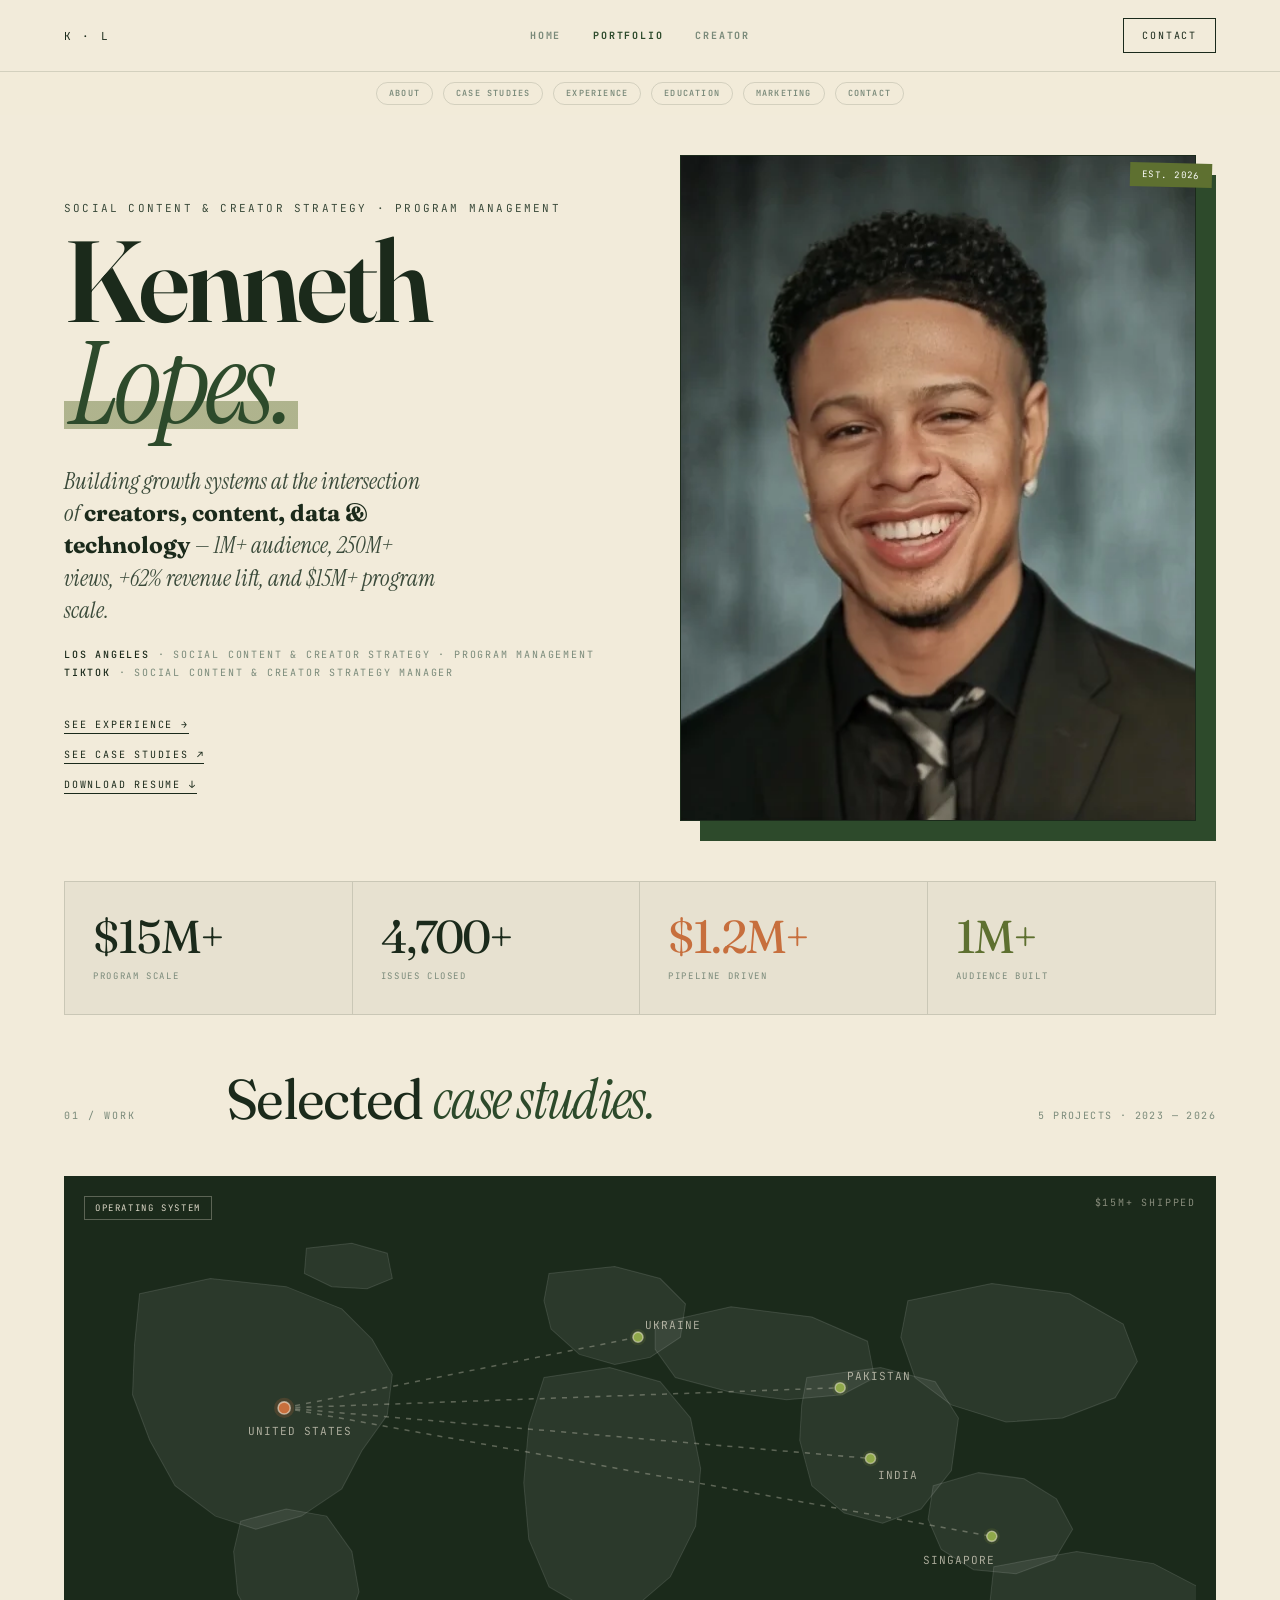
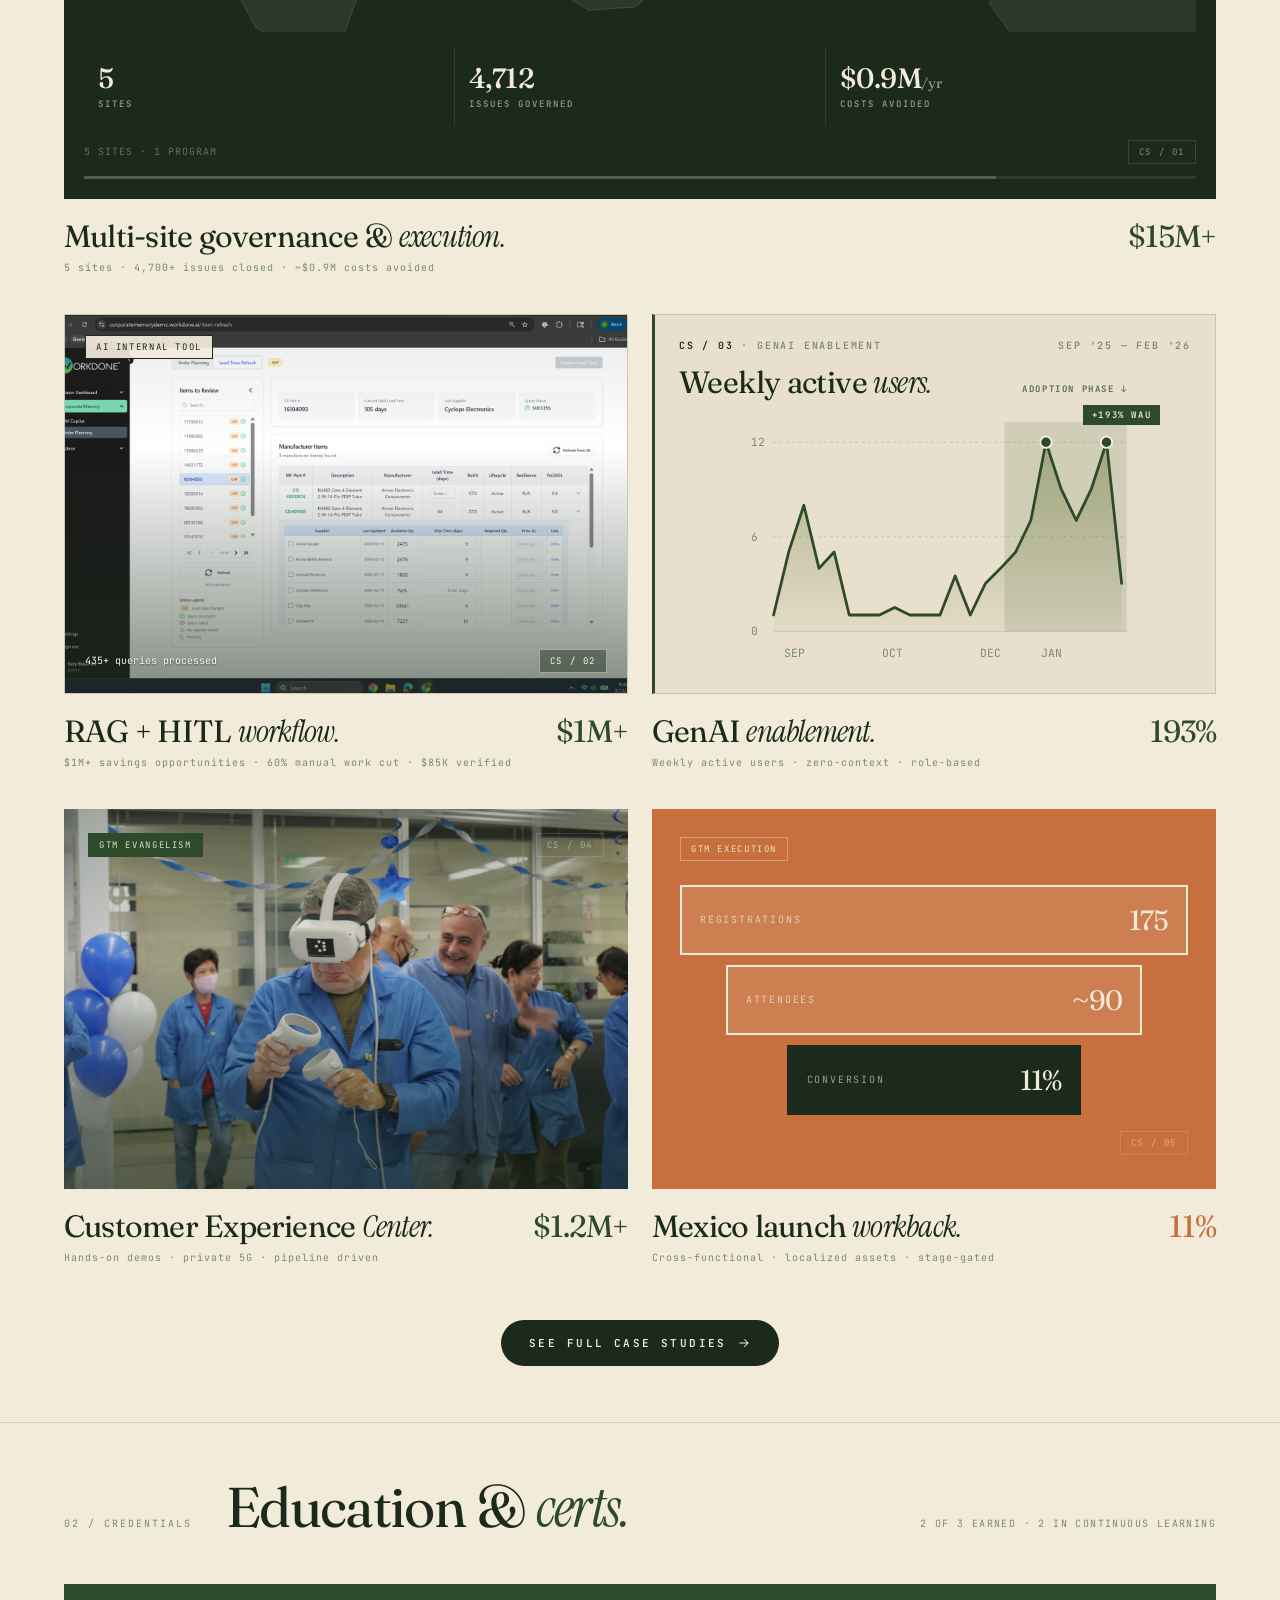
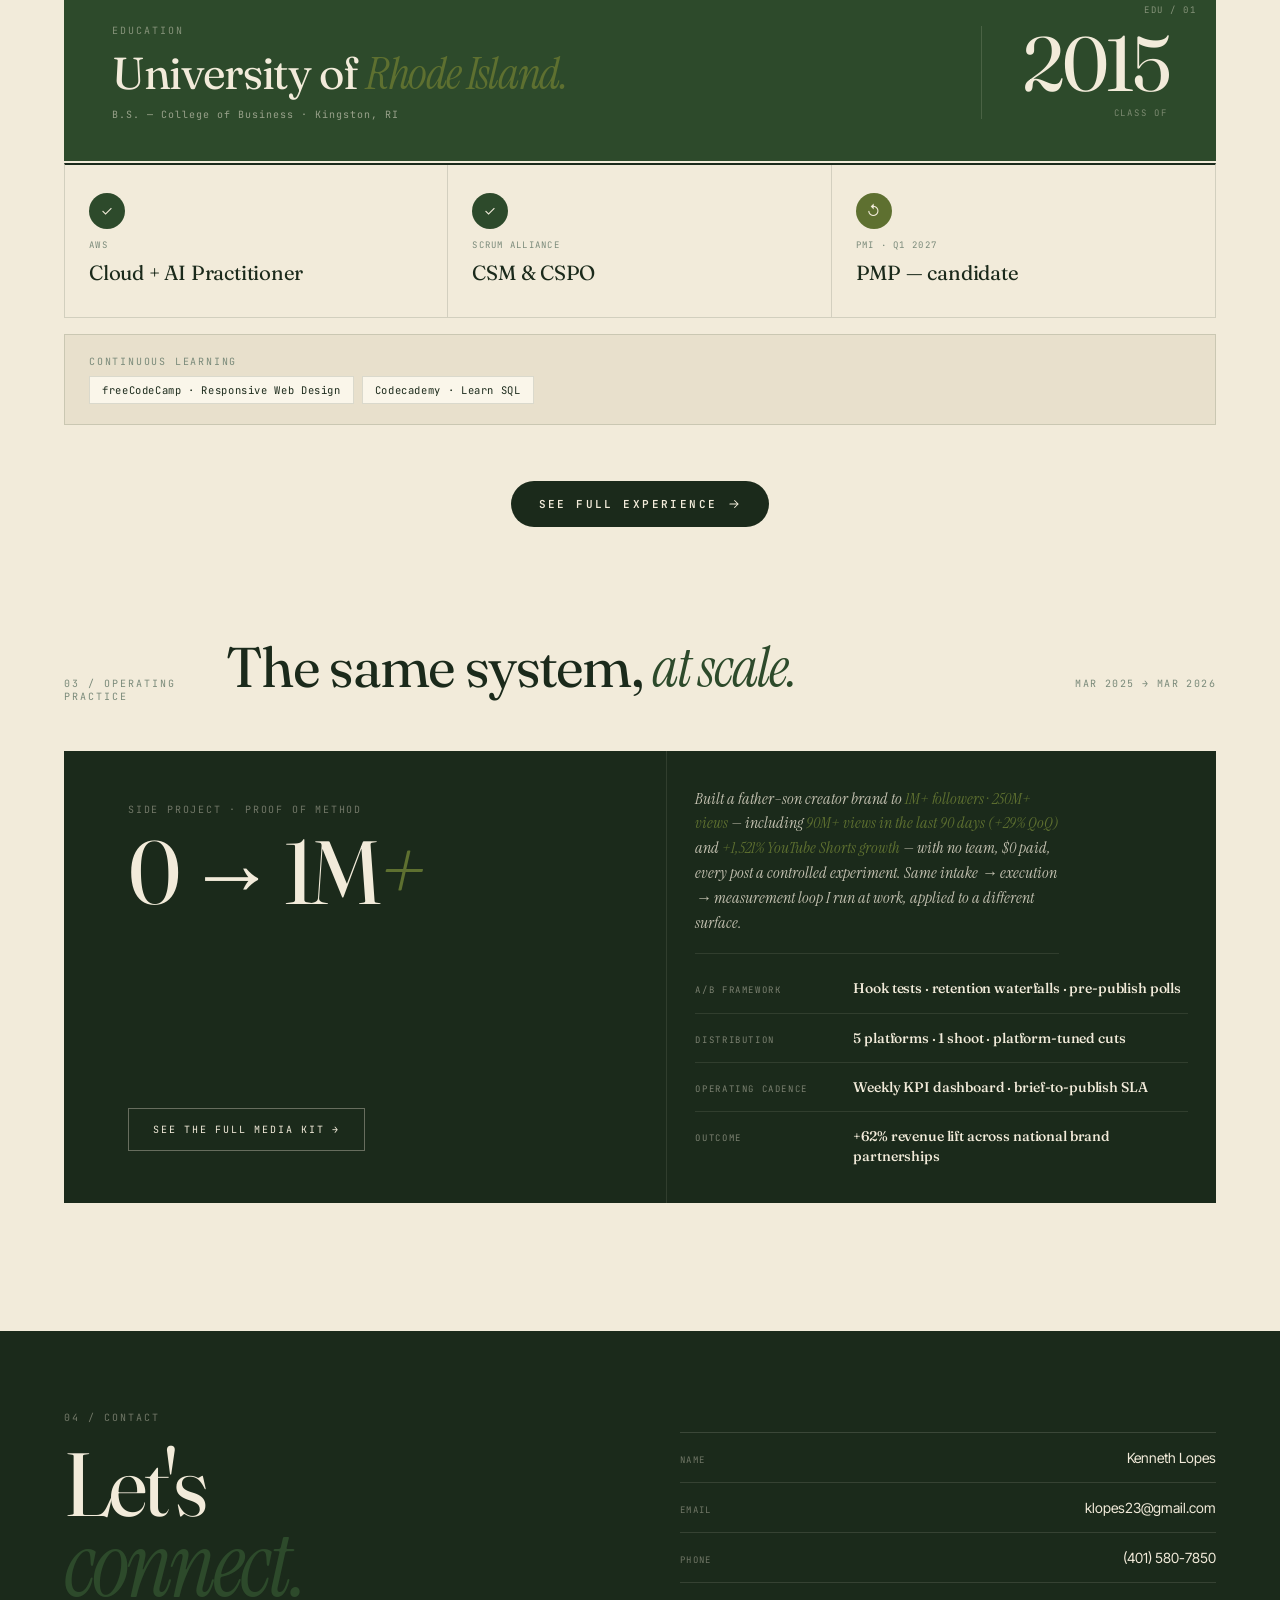
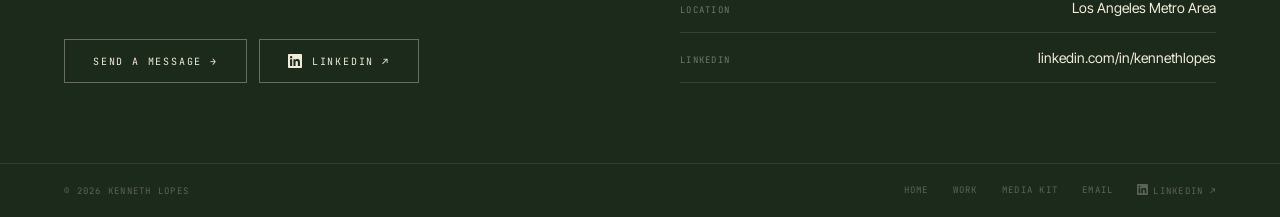
<file: portfolio.html>
<!DOCTYPE html>
<html lang="en">
<head>
  <meta charset="UTF-8" />
  <meta name="viewport" content="width=device-width, initial-scale=1.0, viewport-fit=cover" />
  <meta name="theme-color" content="#F2EBDA" />
  <meta name="apple-mobile-web-app-capable" content="yes" />
  <meta name="mobile-web-app-capable" content="yes" />
  <meta name="apple-mobile-web-app-status-bar-style" content="default" />
  <meta name="apple-mobile-web-app-title" content="Kenneth Lopes" />
  <link rel="apple-touch-icon" href="/assets/headshot.jpg" />
  <link rel="manifest" href="/manifest.json" />
  <title>Kenneth Lopes — Social Content & Creator Strategy · Program Management · The Nesi Family (@nesimento_)</title>
  <link rel="stylesheet" href="/tokens.css" />
  <meta name="description" content="Kenneth Lopes — Social Content & Creator Strategy Manager at TikTok (Los Angeles). Program-management background across complex technical delivery, AI enablement, and multi-site governance. Founder of The Nesi Family (@nesimento_, @nesimento) — 1M+ audience, 250M+ views, 17+ closed brand deals." />
  <meta name="keywords" content="Kenneth Lopes, Sr. Technical Program Manager, Sr. TPM, TPM, AI Enablement, GenAI, RAG, HITL, The Nesi Family, Nesi Family, Nesimento, @nesimento_, @nesimento, creator economy, creator operations, creator manager, creator ops, brand partnerships, influencer marketing, content operations, TikTok creator, Instagram creator, YouTube Shorts, Snapchat Spotlight, Facebook Reels, cross-platform creator, Los Angeles" />
  <link rel="canonical" href="https://kennethlopes.com/portfolio.html" />
  <!-- Link preview: solo headshot (used on portfolio hero), compact size -->
  <meta property="og:title" content="Kenneth Lopes — Social Content & Creator Strategy · Program Management (@nesimento_)" />
  <meta property="og:description" content="Social Content & Creator Strategy Manager at TikTok. Founder of The Nesi Family (@nesimento_, @nesimento) — 1M+ audience, 250M+ views." />
  <meta property="og:image" content="https://kennethlopes.com/assets/headshot.jpg" />
  <meta property="og:image:width" content="592" />
  <meta property="og:image:height" content="666" />
  <meta property="og:image:alt" content="Kenneth Lopes — Sr. Program Manager" />
  <meta property="og:url" content="https://kennethlopes.com/portfolio.html" />
  <meta property="og:site_name" content="Kenneth Lopes · The Nesi Family" />
  <meta property="og:type" content="website" />
  <meta name="twitter:card" content="summary" />
  <link rel="icon" href="/assets/favicon.ico" />
  <link rel="preconnect" href="https://fonts.googleapis.com" />
  <link rel="preconnect" href="https://fonts.gstatic.com" crossorigin />
  <link href="https://fonts.googleapis.com/css2?family=Fraunces:ital,opsz,wght@0,9..144,300;0,9..144,400;0,9..144,500;0,9..144,600;0,9..144,700;1,9..144,400&family=Inter+Tight:wght@300;400;500;600;700&family=Instrument+Serif:ital@0;1&family=JetBrains+Mono:wght@400;500&display=swap" rel="stylesheet" />

  <style>
    :root {
      --bg:      #F2EBDA;
      --bg-2:    #E8E0CC;
      --ink:     #1B2A1B;
      --ink-2:   #3A4A3A;
      --muted:   #7A8A7A;
      --line:    rgba(27,42,27,0.14);
      --accent:  #2D4A2B;
      --accent-2:#5E7030;
      --pop:     #C76F3D;
      --gutter:  clamp(20px, 5vw, 80px);

      --font-display: 'Fraunces', Georgia, serif;
      --font-italic:  'Instrument Serif', Georgia, serif;
      --font-body:    'Inter Tight', system-ui, sans-serif;
      --font-mono:    'JetBrains Mono', ui-monospace, monospace;
    }

    *, *::before, *::after { box-sizing: border-box; margin: 0; padding: 0; }
    html { scroll-behavior: smooth; }
    body { background: var(--bg); color: var(--ink); font-family: var(--font-body); -webkit-font-smoothing: antialiased; overflow-x: hidden; }
    a { color: inherit; text-decoration: none; }
    img { display: block; max-width: 100%; }

    .wrap { max-width: 1280px; margin: 0 auto; padding: 0 var(--gutter); }

    /* ── NAV (shared) ── */
    .nav-stack { position: sticky; top: 0; z-index: 100; }
    .topnav {
      background: var(--bg);
      border-bottom: 1px solid var(--line);
    }
    .topnav-inner {
      max-width: 1280px; margin: 0 auto;
      padding: 18px var(--gutter);
      display: grid; grid-template-columns: 1fr auto 1fr;
      align-items: center; gap: 24px;
    }
    .topnav-brand {
      font-family: var(--font-mono); font-size: 11px; letter-spacing: 0.2em;
      text-transform: uppercase; color: var(--ink); justify-self: start;
    }
    .topnav-links { display: flex; gap: 32px; justify-content: center; }
    .topnav-link {
      font-family: var(--font-mono); font-size: 10px; letter-spacing: 0.18em;
      text-transform: uppercase; color: var(--muted); font-weight: 700;
      transition: color 0.15s;
    }
    .topnav-link:hover { color: var(--ink); }
    .topnav-link.is-active { color: var(--ink); }
    .topnav-cta {
      justify-self: end;
      font-family: var(--font-mono); font-size: 10px; letter-spacing: 0.18em;
      text-transform: uppercase;
      padding: 10px 18px; border: 1.5px solid var(--ink); color: var(--ink);
      transition: background 0.15s, color 0.15s;
    }
    .topnav-cta:hover { background: var(--ink); color: var(--bg); }

    /* ── SUBNAV ── */
    .subnav {
      background: rgba(242,235,218,0.92);
      backdrop-filter: blur(8px); -webkit-backdrop-filter: blur(8px);
    }
    .subnav-inner {
      max-width: 1280px; margin: 0 auto;
      padding: 10px var(--gutter);
      display: flex; gap: 10px; justify-content: center;
      overflow: visible;
      flex-wrap: wrap; row-gap: 8px;
    }
    .subnav-link {
      font-family: var(--font-mono); font-size: 8.5px;
      letter-spacing: 0.14em; text-transform: uppercase; font-weight: 600;
      color: var(--muted); white-space: nowrap; line-height: 1;
      padding: 6px 12px; border: 1px solid var(--line);
      border-radius: 999px;
      transition: color 0.15s, border-color 0.15s, background 0.15s;
    }
    .subnav-link:hover { color: var(--ink); border-color: var(--ink); }
    .subnav-link.is-active { color: var(--ink); border-color: var(--ink); background: rgba(27,42,27,0.04); }
    section[id], div[id] { scroll-margin-top: 130px; }

    /* ── HERO ── */
    .hero {
      min-height: calc(100dvh - 57px);
      display: flex; flex-direction: column; justify-content: center;
      padding: 40px 0 0;
    }
    .hero-inner {
      max-width: 1280px; margin: 0 auto;
      padding: 0 var(--gutter);
      display: grid; grid-template-columns: 1fr 1fr;
      gap: 80px; align-items: center;
      width: 100%;
    }
    .hero-availability {
      display: flex; align-items: center; gap: 8px;
      font-family: var(--font-mono); font-size: 10px;
      letter-spacing: 0.18em; text-transform: uppercase; color: var(--accent);
      margin-bottom: 20px;
    }
    .hero-availability::before {
      content: ''; width: 7px; height: 7px; border-radius: 50%;
      background: var(--accent); flex-shrink: 0;
    }
    .hero-byline {
      font-family: var(--font-mono); font-size: 11px;
      letter-spacing: 0.2em; text-transform: uppercase;
      color: var(--ink-2); margin-bottom: 14px;
    }
    .hero-name {
      font-family: var(--font-display);
      font-size: clamp(72px, 9vw, 130px);
      font-weight: 600;
      letter-spacing: -0.04em;
      line-height: 0.9;
      color: var(--ink);
    }
    .hero-name-italic {
      font-family: var(--font-italic);
      font-size: clamp(72px, 9vw, 130px);
      font-weight: 400;
      font-style: italic;
      letter-spacing: -0.04em;
      line-height: 0.9;
      color: var(--accent);
      display: block;
      width: fit-content;
      background-image: linear-gradient(transparent 65%, rgba(94,112,48,0.45) 65%, rgba(94,112,48,0.45) 92%, transparent 92%);
      background-repeat: no-repeat;
      padding: 0 0.06em;
    }
    .hero-tagline-strong {
      font-family: var(--font-display);
      font-style: normal;
      font-weight: 700;
      color: var(--ink);
    }
    .hero-tagline {
      font-family: var(--font-italic);
      font-style: italic;
      font-size: clamp(18px, 1.8vw, 24px);
      line-height: 1.4;
      color: var(--ink-2);
      margin-top: 28px;
      max-width: 34ch;
    }
    .hero-meta {
      font-family: var(--font-mono); font-size: 10px;
      letter-spacing: 0.18em; text-transform: uppercase;
      color: var(--muted); margin-top: 20px;
      line-height: 1.8;
    }
    .hero-meta strong { color: var(--ink); font-weight: 500; }
    .hero-ctas {
      display: flex; flex-direction: column; align-items: flex-start;
      gap: 14px; margin-top: 36px;
    }
    .hero-scroll {
      display: inline-flex; align-items: center; gap: 8px;
      font-family: var(--font-mono); font-size: 10px;
      letter-spacing: 0.18em; text-transform: uppercase; color: var(--ink);
      border-bottom: 1px solid var(--ink);
      padding-bottom: 2px; transition: color 0.15s, border-color 0.15s;
    }
    .hero-scroll:hover { color: var(--accent); border-color: var(--accent); }

    /* photo */
    .hero-photo-wrap {
      position: relative;
      display: block; text-decoration: none; color: inherit;
      cursor: pointer;
    }
    /* Mobile-only hero block hidden on desktop; mobile.css flips it */
    .hero-mobile-only { display: none; }
    .hero-photo-li {
      position: absolute; left: 12px; bottom: 32px; z-index: 3;
      display: inline-flex; align-items: center; gap: 8px;
      padding: 8px 14px; border-radius: 999px;
      background: rgba(27,42,27,0.88); color: var(--bg);
      font-family: var(--font-mono); font-size: 10px; font-weight: 600;
      letter-spacing: 0.18em; text-transform: uppercase;
      backdrop-filter: blur(8px); -webkit-backdrop-filter: blur(8px);
      box-shadow: 0 4px 12px rgba(27,42,27,0.18);
      opacity: 0; transform: translateY(4px);
      transition: opacity 0.2s ease, transform 0.2s ease;
      pointer-events: none;
    }
    .hero-photo-wrap:hover .hero-photo-li,
    .hero-photo-wrap:focus-visible .hero-photo-li { opacity: 1; transform: translateY(0); }
    .hero-photo-wrap:focus-visible { outline: 2px solid var(--accent); outline-offset: 4px; }
    /* v4: shadow stays inside the wrap so its right edge aligns with the
       hero-inner column edge (and therefore the stats grid right edge below). */
    .hero-photo-shadow {
      position: absolute;
      inset: 20px 0 0 20px;
      background: var(--accent);
      z-index: 0;
      transition: transform 0.35s ease;
    }
    .hero-photo {
      position: relative; z-index: 1;
      display: block;
      width: calc(100% - 20px);
      margin-bottom: 20px;
      aspect-ratio: 3/4;
      object-fit: cover;
      object-position: center 22%;
      /* v4 (site-consistency-v1): unrotated photo to match the .img-frame
         standard (the bespoke offset shadow + 1.5px border match the spec) */
      border: 1.5px solid var(--ink);
      transition: transform 0.35s ease;
    }
    .hero-photo-wrap:hover .hero-photo { transform: translate(-4px, -4px); }
    .hero-photo-wrap:hover .hero-photo-shadow { transform: translate(6px, 6px); }
    .hero-badge {
      position: absolute; top: 8px; right: 4px; z-index: 2;
      font-family: var(--font-mono); font-size: 9px;
      letter-spacing: 0.16em; text-transform: uppercase;
      background: var(--accent-2); color: #fff;
      padding: 6px 12px; transform: rotate(1.5deg);
    }

    /* ── STATS BAR ── */
    .stats-bar {
      margin-top: 40px;
    }
    .stats-inner {
      display: grid; grid-template-columns: repeat(4,1fr);
      border: 1.5px solid var(--line);
      background: rgba(27,42,27,0.05);
    }
    .stat-cell {
      padding: 32px clamp(16px, 2.2vw, 32px);
      border-right: 1px solid var(--line);
      min-width: 0;
    }
    .stat-cell:last-child { border-right: none; }
    .stat-num {
      font-family: var(--font-display);
      font-size: clamp(36px, 3.6vw, 52px);
      font-weight: 400; letter-spacing: -0.04em; line-height: 1;
      white-space: nowrap;
    }
    .stat-num--ink   { color: var(--ink); }
    .stat-num--pop   { color: var(--pop); }
    .stat-num--olive { color: var(--accent-2); }
    .stat-desc {
      font-family: var(--font-mono); font-size: 9px;
      letter-spacing: 0.18em; text-transform: uppercase;
      color: var(--muted); margin-top: 10px;
    }
    /* Mobile-only photo cell at top of stats grid (hidden on desktop) */
    .stat-photo-cell { display: none; }

    /* ── WORK CTA — see-experience button under the case-study grids ── */
    .work-cta {
      margin-top: 56px;
      display: flex; justify-content: center;
    }
    .work-cta-btn {
      display: inline-flex; align-items: center; gap: 10px;
      padding: 16px 28px;
      background: var(--ink); color: var(--bg) !important;
      text-decoration: none;
      font-family: var(--font-mono); font-size: 11px;
      letter-spacing: 0.22em; text-transform: uppercase; font-weight: 600;
      border-radius: 999px;
      transition: background 0.15s, transform 0.15s;
      -webkit-tap-highlight-color: transparent;
    }
    .work-cta-btn:hover { background: var(--accent); }
    .work-cta-btn:active { transform: scale(0.98); }
    @media (max-width: 768px) {
      .work-cta { margin-top: 40px; }
      .work-cta-btn { padding: 14px 22px; font-size: 10px; width: 100%; justify-content: center; }
    }

    /* ── SECTION HEADER ── */
    .section-header-row {
      display: grid;
      grid-template-columns: 130px 1fr auto;
      align-items: baseline;
      gap: 0 32px;
      margin-bottom: 48px;
    }
    .section-eyebrow {
      font-family: var(--font-mono); font-size: 10px;
      letter-spacing: 0.2em; text-transform: uppercase; color: var(--muted);
      padding-top: 12px; /* align with heading baseline offset */
    }
    .section-meta {
      font-family: var(--font-mono); font-size: 10px;
      letter-spacing: 0.14em; text-transform: uppercase; color: var(--muted);
      padding-top: 12px;
      white-space: nowrap;
    }
    .section-heading {
      font-family: var(--font-display);
      font-size: clamp(40px, 5vw, 68px);
      font-weight: 400; letter-spacing: -0.03em; line-height: 1.0;
      margin-bottom: 0;
    }
    .section-heading em {
      font-family: var(--font-italic); font-style: italic; color: var(--accent);
    }
    

    /* ── CREDENTIALS ── */
    .credentials { padding: 56px 0; border-top: 1px solid var(--line); }
    .edu-banner {
      background: var(--accent);
      padding: 40px 48px;
      display: grid;
      grid-template-columns: 1fr auto;
      align-items: center;
      gap: 40px;
      position: relative;
      margin-bottom: 2px;
    }
    .edu-eyebrow {
      font-family: var(--font-mono); font-size: 10px;
      letter-spacing: 0.2em; text-transform: uppercase;
      color: rgba(242,235,218,0.45); margin-bottom: 12px;
    }
    .edu-name {
      font-family: var(--font-display);
      font-size: clamp(28px, 3.5vw, 52px);
      font-weight: 400; letter-spacing: -0.03em; line-height: 1.05;
      color: var(--bg); margin: 0 0 10px;
    }
    .edu-name em {
      font-family: var(--font-italic); font-style: italic; color: var(--accent-2);
    }
    .edu-sub {
      font-family: var(--font-mono); font-size: 10px;
      letter-spacing: 0.1em; color: rgba(242,235,218,0.55);
    }
    .edu-right { text-align: right; border-left: 1px solid rgba(242,235,218,0.15); padding-left: 40px; }
    .edu-year {
      font-family: var(--font-display);
      font-size: clamp(56px, 6vw, 88px);
      font-weight: 400; letter-spacing: -0.05em; line-height: 1;
      color: var(--bg);
    }
    .edu-year-label {
      font-family: var(--font-mono); font-size: 9px;
      letter-spacing: 0.2em; text-transform: uppercase;
      color: rgba(242,235,218,0.4); margin-top: 4px;
    }
    .edu-badge {
      position: absolute; top: 20px; right: 20px;
      font-family: var(--font-mono); font-size: 9px;
      letter-spacing: 0.16em; text-transform: uppercase;
      color: rgba(242,235,218,0.45);
    }

    .cert-grid {
      display: grid;
      grid-template-columns: repeat(5, 1fr);
      border: 1px solid var(--line);
      border-top: 2px solid var(--ink);
    }
    /* Reorganized credentials: primary 3 + secondary cluster */
    .cert-grid--primary { grid-template-columns: repeat(3, 1fr); }
    .cert-secondary {
      margin-top: 16px;
      padding: 20px 24px;
      background: var(--bg-2);
      border: 1px solid var(--line);
    }
    .cert-secondary__kicker {
      font-family: var(--font-mono); font-size: 10px;
      letter-spacing: 0.18em; text-transform: uppercase;
      color: var(--muted); margin: 0;
    }
    .cert-secondary__list {
      list-style: none; margin: 8px 0 0; padding: 0;
      display: flex; flex-wrap: wrap; gap: 8px;
    }
    .cert-secondary__list li {
      padding: 6px 12px;
      background: var(--cream);
      border: 1px solid var(--line);
      font-family: var(--font-mono);
      font-size: 10.5px;
      letter-spacing: 0.06em;
      color: var(--ink);
    }
    @media (max-width: 768px) {
      .cert-secondary { padding: 16px 18px; }
    }
    .cert-tile {
      padding: 28px 24px 32px;
      border-right: 1px solid var(--line);
      display: flex; flex-direction: column; gap: 10px;
    }
    .cert-tile:last-child { border-right: none; }
    .cert-icon {
      width: 36px; height: 36px; border-radius: 50%;
      display: flex; align-items: center; justify-content: center;
      font-size: 14px; color: var(--bg); flex-shrink: 0;
    }
    .cert-icon--done    { background: var(--accent); }
    .cert-icon--pending { background: var(--accent-2); }
    .cert-issuer {
      font-family: var(--font-mono); font-size: 9px;
      letter-spacing: 0.14em; text-transform: uppercase; color: var(--muted);
    }
    .cert-name {
      font-family: var(--font-display);
      font-size: clamp(16px, 1.6vw, 22px);
      font-weight: 400; letter-spacing: -0.01em; line-height: 1.15;
      color: var(--ink);
    }

    /* ── WORK SECTION ── */
    .work { padding: 56px 0; }

    /* case card shared */
    .cs-tag {
      font-family: var(--font-mono); font-size: 9px;
      letter-spacing: 0.18em; text-transform: uppercase;
      color: var(--ink); border: 1px solid var(--ink);
      padding: 5px 10px; display: inline-block; background: var(--bg);
    }
    .cs-num {
      font-family: var(--font-mono); font-size: 9px;
      letter-spacing: 0.18em; text-transform: uppercase; color: var(--muted);
      border: 1px solid var(--line); padding: 5px 10px; background: var(--bg);
    }
    .cs-caption-row {
      display: flex; justify-content: space-between; align-items: baseline;
      margin-top: 18px; gap: 16px;
    }
    .cs-title {
      font-family: var(--font-display);
      font-size: clamp(22px, 2.4vw, 32px);
      font-weight: 400; letter-spacing: -0.025em; line-height: 1.1;
    }
    .cs-title em { font-family: var(--font-italic); font-style: italic; }
    .cs-stat {
      font-family: var(--font-display);
      font-size: clamp(22px, 2.4vw, 32px);
      font-weight: 400; letter-spacing: -0.03em;
      color: var(--accent); white-space: nowrap;
    }
    .cs-stat--pop { color: var(--pop); }
    .cs-subtitle {
      font-family: var(--font-mono); font-size: 10px;
      letter-spacing: 0.1em; color: var(--muted);
      margin-top: 6px;
    }

    /* Case 01 — full-width map card */
    .cs01-card {
      background: var(--ink);
      position: relative;
      padding: 20px;
      overflow: hidden;
      display: flex; flex-direction: column;
    }
    .cs01-header {
      display: flex; justify-content: space-between; align-items: flex-start;
      position: relative; z-index: 2;
    }
    .cs01-shipped {
      font-family: var(--font-mono); font-size: 10px;
      letter-spacing: 0.18em; text-transform: uppercase;
      color: rgba(242,235,218,0.5);
    }
    .cs01-map { position: relative; z-index: 2; margin-top: 8px; }
    .cs01-strip {
      display: grid; grid-template-columns: repeat(3, 1fr); gap: 1px;
      margin-top: 16px; position: relative; z-index: 2;
      background: rgba(242,235,218,0.10);
      border-radius: 2px; overflow: hidden;
    }
    .cs01-strip > div {
      background: var(--ink);
      padding: 16px 14px;
    }
    .cs01-strip .v {
      font-family: var(--font-display); font-size: 28px; font-weight: 500;
      letter-spacing: -0.02em; line-height: 1;
      color: var(--bg); font-variant-numeric: tabular-nums;
    }
    .cs01-strip .l {
      margin-top: 6px;
      font-family: var(--font-mono); font-size: 9px; font-weight: 600;
      letter-spacing: 0.22em; text-transform: uppercase;
      color: rgba(242,235,218,0.55);
    }

    /* Case 02/03 grid */
    .cs-grid-2 { display: grid; grid-template-columns: 1fr 1fr; gap: 24px; margin-top: 24px; }
    .cs-grid-2 > div { display: flex; flex-direction: column; }
    .cs02-card, .cs03-card {
      background: var(--bg-2);
      border: 1px solid var(--line);
      padding: 24px;
      flex: 1;
      display: flex; flex-direction: column;
      position: relative;
    }
    .cs03-card { border-left: 3px solid var(--accent); }
    .cs-card-bottom { display: flex; justify-content: space-between; align-items: baseline; margin-top: auto; padding-top: 16px; }

    /* Case 04/05 grid */
    .cs04-card {
      background: var(--ink);
      flex: 1; padding: 24px;
      display: flex; flex-direction: column; justify-content: space-between;
      position: relative; overflow: hidden;
      min-height: 380px;
    }
    /* Force all 4 cards in a row to share the same height (grid stretch) */
    .cs-grid-2 > div { display: flex; flex-direction: column; }
    .cs-grid-2 > div > .cs-link,
    .cs-grid-2 > div > a.cs-link { flex: 1; display: flex; flex-direction: column; }
    .cs02-card, .cs03-card, .cs04-card, .cs05-card { min-height: 380px; }
    .cs04-card picture {
      position: absolute; inset: 0;
      display: block; width: 100%; height: 100%;
    }
    .cs04-photo {
      position: absolute; inset: 0;
      width: 100%; height: 100%;
      object-fit: cover; object-position: center top;
      opacity: 1;
    }
    /* CS03 — image-bleed variant (overrides default cs02-card flow) */
    .cs03-image-card {
      position: relative; overflow: hidden;
      padding: 20px;
      display: flex; flex-direction: column; justify-content: space-between;
    }
    .cs03-image-card .cs03-photo {
      position: absolute; inset: 0;
      width: 100%; height: 100%;
      object-fit: cover; object-position: center;
      z-index: 0;
    }
    .cs03-image-card .cs03-image-overlay {
      position: absolute; inset: 0;
      background: linear-gradient(180deg, rgba(27,42,27,0.10) 0%, rgba(27,42,27,0.0) 35%, rgba(27,42,27,0.55) 100%);
      z-index: 1;
    }
    .cs04-overlay { position: relative; z-index: 1; }
    .cs04-pipeline {
      font-family: var(--font-display);
      font-size: clamp(40px, 4vw, 60px);
      font-weight: 400; letter-spacing: -0.04em;
      color: #fff; line-height: 1;
    }
    .cs05-card {
      background: var(--pop);
      flex: 1; padding: 28px;
      display: flex; flex-direction: column;
    }
    .cs05-rows { margin-top: 24px; display: flex; flex-direction: column; gap: 10px; }
    .cs05-row {
      display: flex; justify-content: space-between; align-items: center;
      border: 2px solid var(--bg);
      padding: 16px 18px; background: rgba(242,235,218,0.12);
      align-self: center; width: 100%;
    }
    .cs05-row:nth-child(2) { width: 82%; }
    .cs05-row:nth-child(3) { width: 58%; }
    .cs05-row--dark { background: var(--ink); border-color: var(--ink); }
    .cs05-label {
      font-family: var(--font-mono); font-size: 10px;
      letter-spacing: 0.18em; text-transform: uppercase; color: rgba(242,235,218,0.7);
    }
    .cs05-row--dark .cs05-label { color: rgba(242,235,218,0.6); }
    .cs05-value {
      font-family: var(--font-display);
      font-size: 28px; font-weight: 400; letter-spacing: -0.03em;
      color: var(--bg);
    }
    .cs05-bottom { display: flex; justify-content: flex-end; margin-top: 16px; }

    /* bar chart */
    .bar-chart { display: flex; flex-direction: column; gap: 0; margin-top: 16px; flex: 1; justify-content: space-around; }
    .bar-row { display: grid; grid-template-columns: 90px 1fr 36px; gap: 12px; align-items: center; padding: 10px 0; border-bottom: 1px solid var(--line); }
    .bar-row:first-child { border-top: 1px solid var(--line); }
    .bar-label { font-family: var(--font-mono); font-size: 9px; letter-spacing: 0.1em; color: var(--muted); text-align: right; }
    .bar-track { height: 20px; background: rgba(27,42,27,0.08); border-radius: 0; overflow: hidden; }
    .bar-fill { height: 100%; border-radius: 0; }
    .bar-fill--accent  { background: var(--accent); }
    .bar-fill--accent2 { background: var(--accent-2); }
    .bar-fill--pop     { background: var(--accent-2); }
    .bar-count { font-family: var(--font-mono); font-size: 11px; font-weight: 500; color: var(--ink); text-align: right; }

    /* line chart */
    .cs03-card { padding: 24px; min-height: 380px; }
    .cs03-tag {
      position: absolute; top: 24px; left: 24px; z-index: 2;
      font-family: var(--font-mono); font-size: 9px;
      letter-spacing: 0.18em; text-transform: uppercase;
      padding: 8px 14px; border: 1px solid var(--line);
      background: var(--bg); color: var(--ink);
    }
    .cs03-meta {
      position: absolute; top: 24px; right: 56px; z-index: 2;
      text-align: right;
    }
    .cs03-meta .line-chart-meta {
      font-family: var(--font-mono); font-size: 9px;
      letter-spacing: 0.1em; text-transform: uppercase; color: var(--muted);
    }
    .cs03-meta .cs03-adopt {
      font-family: var(--font-mono); font-size: 9px;
      letter-spacing: 0.18em; text-transform: uppercase; color: var(--accent);
      margin-top: 8px;
    }
    .line-chart-title {
      position: absolute; top: 78px; left: 28px; z-index: 2;
      font-family: var(--font-display);
      font-size: clamp(22px, 2.4vw, 32px); font-weight: 400;
      letter-spacing: -0.02em; line-height: 1.1; max-width: 60%;
      color: var(--ink);
    }
    .line-chart-title em { font-family: var(--font-italic); font-style: italic; }
    .cs03-chart-area { flex: 1; margin-top: 12px; position: relative; overflow: visible; }
    .cs03-num-badge {
      position: absolute; bottom: 24px; right: 24px; z-index: 2;
      font-family: var(--font-mono); font-size: 10px;
      letter-spacing: 0.16em; text-transform: uppercase;
      padding: 8px 14px; border: 1px solid var(--line);
      background: var(--bg); color: var(--muted);
    }

    /* CS / 03 v2 — single mono header row + inline shaded label + peak callout (handoff §12) */
    .cs03-card--v2 { padding: 24px; display: flex; flex-direction: column; }
    /* v2 hides the old chrome (boxed badge + right-side cluster + bottom badge) */
    .cs03-card--v2 .cs03-tag,
    .cs03-card--v2 .cs03-meta,
    .cs03-card--v2 .cs03-num-badge { display: none !important; }
    .cs03-card--v2 .line-chart-title {
      position: static !important;
      margin: 14px 0 4px;
      max-width: none !important;
    }
    .cs03-head {
      display: flex; justify-content: space-between; align-items: baseline;
      gap: 12px;
      font-family: var(--font-mono); font-weight: 600;
      font-size: 10px; letter-spacing: 0.18em; text-transform: uppercase;
      color: var(--muted);
    }
    .cs03-head strong { font-weight: 600; color: var(--ink); }
    /* Mobile-only break inside cs03-head spans — keeps 'GenAI Enablement'
       and 'Feb 26' bonded on their own second line when the card narrows. */
    .cs03-mb-br { display: none; }
    .cs03-peak-callout {
      position: absolute; top: -12px; right: 6%;
      z-index: 3;
      padding: 4px 9px;
      background: var(--forest, #2D4A2B); color: var(--bg);
      font-family: var(--font-mono); font-weight: 600;
      font-size: 9px; letter-spacing: 0.18em; text-transform: uppercase;
    }
    /* Adoption-phase label sits a hair above the +193% WAU pill, both
       inside the shaded region. HTML overlay so it stays in sync with
       the callout via CSS instead of fighting SVG viewBox coords.
       Negative top overflows upward into the title gutter — kept
       intentionally so labels read higher in the chart. */
    .cs03-adopt-label {
      position: absolute; top: -34px; left: 67%;
      z-index: 3;
      font-family: var(--font-mono); font-weight: 600;
      font-size: 9px; letter-spacing: 0.18em; text-transform: uppercase;
      color: var(--forest, #2D4A2B); opacity: 0.78;
    }

    /* ── CREATOR ── */
    .creator { padding: 56px 0 0; }
    .creator-contact-break { height: clamp(80px, 10vw, 140px); background: var(--bg); }
    .creator-heading {
      font-family: var(--font-display);
      font-size: clamp(40px, 5vw, 68px);
      font-weight: 400; letter-spacing: -0.03em; line-height: 1.0;
      margin-bottom: 40px;
    }
    .creator-heading em { font-family: var(--font-italic); font-style: italic; color: var(--accent); }
    .creator-panel {
      background: var(--ink); color: var(--bg);
      display: grid; grid-template-columns: 1.1fr 1fr;
      min-height: 320px;
    }
    .creator-left {
      padding: 52px var(--gutter);
      border-right: 1px solid rgba(242,235,218,0.1);
      display: flex; flex-direction: column; justify-content: space-between;
    }
    .creator-p-label {
      font-family: var(--font-mono); font-size: 10px;
      letter-spacing: 0.18em; text-transform: uppercase;
      color: rgba(242,235,218,0.4); margin-bottom: 16px;
    }
    .creator-big-stat {
      font-family: var(--font-display);
      font-size: clamp(56px, 7vw, 96px);
      font-weight: 400; letter-spacing: -0.05em; line-height: 0.9;
      color: var(--bg);
    }
    .creator-big-stat .plus { font-family: var(--font-italic); font-style: italic; color: var(--accent-2); }
    .creator-desc {
      font-family: var(--font-italic); font-style: italic;
      font-size: 16px; line-height: 1.55;
      color: rgba(242,235,218,0.78);
      margin: 0 0 24px;
      padding-bottom: 18px;
      border-bottom: 1px solid rgba(242,235,218,0.10);
      max-width: 52ch;
    }
    .creator-desc strong { color: var(--accent-2); font-weight: 500; }
    .creator-kit-btn {
      display: inline-block; margin-top: 28px;
      font-family: var(--font-mono); font-size: 10px;
      letter-spacing: 0.18em; text-transform: uppercase;
      padding: 14px 24px; border: 1.5px solid rgba(242,235,218,0.35);
      color: var(--bg); transition: background 0.15s, border-color 0.15s;
      align-self: flex-start;
    }
    .creator-kit-btn:hover { background: var(--accent-2); border-color: var(--accent-2); }
    .creator-right {
      display: flex; flex-direction: column;
      padding: 36px 28px;
      border-top: none;
    }
    .creator-proof {
      display: flex; flex-direction: column;
      flex: 1;
      gap: 14px;
    }
    .creator-proof-row {
      display: grid; grid-template-columns: 140px 1fr;
      gap: 18px; align-items: baseline;
      padding-bottom: 14px;
      border-bottom: 1px solid rgba(242,235,218,0.10);
    }
    .creator-proof-row:last-child { border-bottom: none; padding-bottom: 0; }
    .creator-proof-label {
      font-family: var(--font-mono); font-size: 9px;
      letter-spacing: 0.18em; text-transform: uppercase;
      color: rgba(242,235,218,0.45);
    }
    .creator-proof-value {
      font-family: var(--font-display);
      font-size: 14px; font-weight: 500; letter-spacing: -0.01em;
      color: var(--bg); line-height: 1.45;
    }
    .creator-proof-value strong { color: var(--accent-2); font-weight: 500; }
    .platform-cell {
      padding: 36px 28px;
      border-left: 1px solid rgba(242,235,218,0.1);
      border-bottom: 1px solid rgba(242,235,218,0.1);
      display: flex; flex-direction: column; gap: 6px;
      color: inherit; text-decoration: none;
      transition: background 0.2s;
    }
    .platform-cell:hover { background: rgba(242,235,218,0.04); }
    .platform-cell:nth-child(3), .platform-cell:nth-child(4) { border-bottom: none; }
    .platform-name {
      font-family: var(--font-mono); font-size: 9px;
      letter-spacing: 0.18em; text-transform: uppercase;
      color: rgba(242,235,218,0.4);
    }
    .platform-count {
      font-family: var(--font-display);
      font-size: clamp(40px, 4.5vw, 60px);
      font-weight: 400; letter-spacing: -0.04em; line-height: 1;
      color: var(--bg);
    }
    .platform-meta {
      font-family: var(--font-body); font-size: 12px;
      color: rgba(242,235,218,0.45); margin-top: 4px; line-height: 1.4;
    }

    /* ── CONTACT ── */
    .contact { background: var(--ink); color: var(--bg); padding: 80px 0; }
    .contact-inner {
      max-width: 1280px; margin: 0 auto;
      padding: 0 var(--gutter);
      display: grid; grid-template-columns: 1fr 1fr;
      gap: 80px; align-items: end;
    }
    .contact-heading {
      font-family: var(--font-display);
      font-size: clamp(56px, 7vw, 96px);
      font-weight: 400; letter-spacing: -0.04em; line-height: 0.9;
    }
    .contact-heading em { font-family: var(--font-italic); font-style: italic; color: var(--accent); }
    .contact-ctas { display: flex; flex-wrap: wrap; gap: 12px; margin-top: 32px; }
    .contact-cta {
      display: inline-flex; align-items: center; gap: 10px;
      font-family: var(--font-mono); font-size: 10px; letter-spacing: 0.18em; text-transform: uppercase;
      padding: 14px 28px; border: 1.5px solid rgba(242,235,218,0.35); color: var(--bg);
      transition: background 0.15s, border-color 0.15s, color 0.15s;
    }
    .contact-cta:hover { background: var(--accent); border-color: var(--accent); }
    .contact-cta--linkedin:hover { background: var(--bg); border-color: var(--bg); color: var(--ink); }
    .contact-cta svg { width: 14px; height: 14px; flex-shrink: 0; }
    .contact-rows { display: flex; flex-direction: column; border-top: 1px solid rgba(242,235,218,0.15); }
    .contact-row {
      display: flex; justify-content: space-between; align-items: baseline;
      gap: 16px; padding: 16px 0; border-bottom: 1px solid rgba(242,235,218,0.12);
    }
    .c-label { font-family: var(--font-mono); font-size: 9px; letter-spacing: 0.14em; text-transform: uppercase; color: rgba(242,235,218,0.4); flex-shrink: 0; }
    .c-val { font-size: 14px; font-weight: 400; color: var(--bg); transition: color 0.15s; }
    .c-val:hover { color: var(--accent); }

    /* ── FOOTER ── */
    .footer {
      background: var(--ink);
      border-top: 1px solid rgba(242,235,218,0.1);
    }
    .footer-inner {
      max-width: 1280px; margin: 0 auto;
      padding: 20px var(--gutter);
      display: flex; justify-content: space-between; align-items: center;
    }
    .footer span, .footer a {
      font-family: var(--font-mono); font-size: 9px;
      letter-spacing: 0.14em; text-transform: uppercase;
      color: rgba(242,235,218,0.3);
    }
    .footer a:hover { color: rgba(242,235,218,0.65); }
    .footer nav { display: flex; gap: 24px; }


    /* ── Case-card link wrapper ── */
    .cs-link { display: block; cursor: pointer; transition: transform 0.2s ease; }
    .cs-link:hover { transform: translateY(-3px); }
    .cs-link:hover .cs-title { color: var(--accent); }
    .cs-link:hover .cs04-card,
    .cs-link:hover .cs05-card,
    .cs-link:hover .cs01-card { box-shadow: 0 12px 0 -2px var(--accent); }
    .cs-link:hover .cs02-card,
    .cs-link:hover .cs03-card { box-shadow: 0 8px 0 -2px var(--accent-2); }

    /* ── RESPONSIVE ── */
    @media (max-width: 1024px) {
      .hero-inner { gap: 48px; }
      .cs-grid-2 { grid-template-columns: 1fr; }
      .creator-panel { grid-template-columns: 1fr; }
      .creator-right { border-top: 1px solid rgba(242,235,218,0.1); }
      .platform-cell { border-left: none; border-right: none; }
    }
    @media (max-width: 768px) {
      .hero-inner { grid-template-columns: 1fr; }
      .hero-photo-wrap { order: -1; max-width: 360px; }
      .hero { min-height: auto; padding: 48px 0 0; }
      /* 2×2 stats grid w/ a photo cell spanning the full top row — applies on ALL mobile widths */
      .stats-inner { grid-template-columns: 1fr 1fr; }
      .stat-cell { border-right: 1px solid var(--line); border-bottom: none; padding: 22px 16px; }
      /* Photo cell shows on mobile (≤768), spans both columns, sits at the top */
      .stat-photo-cell {
        display: block !important;
        grid-column: 1 / -1;
        position: relative;
        background: var(--ink);
        overflow: hidden;
        aspect-ratio: 16 / 10;
        text-decoration: none;
      }
      .stat-photo-cell img {
        position: absolute; inset: 0;
        width: 100%; height: 100%;
        object-fit: cover; object-position: center 33%;
        display: block;
      }
      .stat-photo-cell::after {
        content: '';
        position: absolute; inset: 0;
        background: linear-gradient(to top, rgba(27,42,27,0.55) 0%, rgba(27,42,27,0.06) 50%, transparent 100%);
        pointer-events: none;
      }
      .stat-photo-badge {
        position: absolute; left: 14px; bottom: 12px; z-index: 1;
        display: inline-flex; align-items: center; gap: 6px;
        padding: 6px 12px; border-radius: 999px;
        background: rgba(27,42,27,0.85); color: var(--bg);
        font-family: var(--font-mono); font-size: 10px;
        letter-spacing: 0.2em; text-transform: uppercase; font-weight: 600;
        backdrop-filter: blur(8px); -webkit-backdrop-filter: blur(8px);
      }
      /* Photo took the place of the first "row" — re-route the dividers so the 2×2 of stats still draws correctly */
      .stat-cell:nth-of-type(odd) { border-right: 1px solid var(--line); }
      .stat-cell:nth-of-type(even) { border-right: none; }
      .stat-cell:nth-of-type(n+3) { border-top: 1px solid var(--line); }
      .topnav-links { display: none; }
      .topnav-inner { grid-template-columns: 1fr auto; }
      .contact-inner { grid-template-columns: 1fr; gap: 40px; }
      .creator-panel { grid-template-columns: 1fr; }
    }
    @media (max-width: 520px) {
      .creator-right { grid-template-columns: 1fr 1fr; }
      .footer-inner { flex-direction: column; gap: 12px; text-align: center; }
    }
  </style>
  <link rel="stylesheet" href="mobile.css" />
  <link rel="canonical" href="https://kennethlopes.com/portfolio" />
  <meta name="twitter:title" content="Kenneth Lopes — Sr. Program Manager · Portfolio" />
  <meta name="twitter:description" content="Social Content & Creator Strategy at TikTok. 5 case studies, 10+ years across creators, systems, and scalable operations." />
  <meta name="twitter:image" content="https://kennethlopes.com/assets/headshot.jpg" />
  <!-- v4: JSON-LD ProfilePage — structured data for portfolio surface -->
  <script type="application/ld+json">
  {
    "@context": "https://schema.org",
    "@type": "ProfilePage",
    "mainEntity": {
      "@type": "Person",
      "name": "Kenneth Lopes",
      "alternateName": ["Nesimento", "@nesimento_", "@nesimento", "The Nesi Family creator", "Nesi"],
      "url": "https://kennethlopes.com/portfolio.html",
      "image": "https://kennethlopes.com/assets/headshot.jpg",
      "jobTitle": "Social Content & Creator Strategy Manager",
      "description": "Sr. Technical Program Manager in Los Angeles, and founder of The Nesi Family (@nesimento_, @nesimento) — 1M+ followers, 250M+ views, 17+ closed brand deals across 5 platforms.",
      "address": { "@type": "PostalAddress", "addressLocality": "Los Angeles", "addressRegion": "CA", "addressCountry": "US" },
      "worksFor": { "@type": "Organization", "@id": "https://kennethlopes.com/media-kit.html#nesi-family", "name": "The Nesi Family" },
      "knowsAbout": [
        "Technical Program Management", "AI Enablement", "GenAI Operations", "RAG + HITL workflows",
        "Creator Economy", "Creator Operations", "Brand Partnerships", "Influencer Marketing",
        "Content Operations", "Content Programming", "Short-form Video",
        "TikTok Strategy", "Instagram Reels", "YouTube Shorts", "Snapchat Spotlight",
        "Cross-Platform Distribution", "Audience Analytics", "Microsoft Dynamics CRM"
      ],
      "sameAs": [
        "https://linkedin.com/in/kennethlopes",
        "https://github.com/klopes23",
        "https://www.tiktok.com/@nesimento_",
        "https://www.instagram.com/nesimento",
        "https://www.snapchat.com/add/nesimento",
        "https://www.facebook.com/nesimento",
        "https://www.youtube.com/@thenesifamily"
      ]
    }
  }
  </script>
</head>
<body data-palette="pro">

<!-- NAV -->
<div class="nav-stack">
<nav class="topnav" aria-label="Main navigation">
  <div class="topnav-inner">
    <a class="topnav-brand" href="index.html">K · L</a>
    <div class="topnav-links">
      <a class="topnav-link" href="index.html">Home</a>
      <a class="topnav-link is-active" href="portfolio.html">Portfolio</a>
      <a class="topnav-link" href="media-kit.html">Creator</a>
    </div>
    <a class="topnav-cta" href="mailto:klopes23@gmail.com?subject=Let's connect">Contact</a>
  </div>
</nav>

<!-- SUBNAV -->
<nav class="subnav" aria-label="Page sections">
  <div class="subnav-inner">
    <a class="subnav-link" href="#about">About</a>
    <a class="subnav-link" href="cases/deck.html#/0">Case Studies</a>
    <a class="subnav-link" href="experience.html">Experience</a>
    <a class="subnav-link" href="#credentials">Education</a>
    <a class="subnav-link" href="#creator">Marketing</a>
    <a class="subnav-link" href="#contact">Contact</a>
  </div>
</nav>
</div><!-- /nav-stack -->

<!-- HERO -->
<section class="hero" id="about">
  <div class="hero-inner">
    <div class="hero-left">
      <!-- Desktop hero (hidden on mobile via CSS) -->
      <div class="hero-desktop-only">
        <p class="hero-byline">Social Content &amp; Creator Strategy · Program Management</p>
        <h1 class="t-hero">
          <span class="hero-name">Kenneth</span>
          <em class="hero-name-italic">Lopes.</em>
        </h1>
        <p class="hero-tagline">Building growth systems at the intersection of <strong class="hero-tagline-strong">creators, content, data &amp; technology</strong> — 1M+ audience, 250M+ views, +62% revenue lift, and $15M+ program scale.</p>
        <p class="hero-meta">
          <strong>Los Angeles</strong> · Social Content &amp; Creator Strategy · Program Management<br />
          <strong>TikTok</strong> · Social Content &amp; Creator Strategy Manager
        </p>
        <div class="hero-ctas">
          <a class="hero-scroll" href="experience.html">See experience →</a>
          <a class="hero-scroll" href="cases/deck.html#/0">See case studies ↗</a>
          <a class="hero-scroll" href="assets/TPM%20Kenneth_Lopes_2026_Resume.pdf" download="Kenneth_Lopes_2026_Resume.pdf">Download resume ↓</a>
        </div>
      </div>
      <!-- Mobile hero (only shown on phones) -->
      <div class="hero-mobile-only">
        <p class="hero-mobile-byline">Social Content &amp; Creator Strategy · Program Management</p>
        <h1 class="hero-mobile-title t-hero">
          Kenneth<br><em>Lopes.</em>
        </h1>
        <p class="hero-mobile-sub">Building growth systems at the intersection of creators, content, data &amp; technology — 1M+ audience · 250M+ views · +62% revenue · $15M+ program scale.</p>
        <dl class="hero-mobile-meta">
          <div><dt>Role</dt><dd>TikTok · Social Content &amp; Creator Strategy Manager</dd></div>
          <div><dt>Based</dt><dd>Los Angeles, CA</dd></div>
        </dl>
        <a class="hero-mobile-cta" href="experience.html">See experience <span aria-hidden="true">→</span></a>
      </div>
    </div>

    <a class="hero-photo-wrap" href="https://www.linkedin.com/in/kennethlopes" target="_blank" rel="noopener" aria-label="Kenneth Lopes on LinkedIn">
      <div class="hero-photo-shadow"></div>
      <picture><source type="image/webp" srcset="assets/headshot.webp"><img class="hero-photo" src="assets/headshot.jpg" alt="Kenneth Lopes — Program Manager · open LinkedIn" width="592" height="666" /></picture>
      <span class="hero-badge">Est. 2026</span>
      <span class="hero-photo-li" aria-hidden="true">
        <svg viewBox="0 0 24 24" fill="currentColor" width="16" height="16"><path d="M20.45 20.45h-3.55v-5.57c0-1.33-.02-3.04-1.85-3.04-1.85 0-2.13 1.45-2.13 2.94v5.67H9.37V9h3.41v1.56h.05c.47-.9 1.63-1.85 3.36-1.85 3.6 0 4.26 2.37 4.26 5.45v6.29zM5.34 7.43a2.06 2.06 0 1 1 0-4.12 2.06 2.06 0 0 1 0 4.12zM7.12 20.45H3.56V9h3.56v11.45zM22.22 0H1.77C.79 0 0 .77 0 1.72v20.56C0 23.23.79 24 1.77 24h20.45c.98 0 1.78-.77 1.78-1.72V1.72C24 .77 23.2 0 22.22 0z"/></svg>
        <span>LinkedIn ↗</span>
      </span>
    </a>
  </div>

  <!-- Stats bar -->
  <div class="stats-bar">
    <div class="wrap">
    <div class="stats-inner">
      <!-- Mobile-only photo cell at the top of the grid (hidden on desktop, hero already has the photo) -->
      <a class="stat-photo-cell" href="https://www.linkedin.com/in/kennethlopes" target="_blank" rel="noopener" aria-label="Kenneth Lopes on LinkedIn">
        <picture><source type="image/webp" srcset="assets/headshot.webp"><img src="assets/headshot.jpg" alt="Kenneth Lopes" loading="lazy" width="592" height="666" /></picture>
        <span class="stat-photo-badge">LinkedIn ↗</span>
      </a>
      <div class="stat-cell">
        <div class="stat-num stat-num--ink">$15M+</div>
        <div class="stat-desc">Program Scale</div>
      </div>
      <div class="stat-cell">
        <div class="stat-num stat-num--ink">4,700+</div>
        <div class="stat-desc">Issues Closed</div>
      </div>
      <div class="stat-cell">
        <div class="stat-num stat-num--pop">$1.2M+</div>
        <div class="stat-desc">Pipeline Driven</div>
      </div>
      <div class="stat-cell">
        <div class="stat-num stat-num--olive">1M+</div>
        <div class="stat-desc">Audience Built</div>
      </div>
    </div>
    </div><!-- /wrap -->
  </div>
</section>

<!-- WORK -->
<section class="work" id="work">
  <div class="wrap">
    <div class="section-header-row">
      <span class="section-eyebrow">01 / Work</span>
      <h2 class="section-heading t-section">Selected <em>case studies.</em></h2>
      <span class="section-meta">5 Projects · 2023 — 2026</span>
    </div>

    <!-- CS 01 — Multi-Site Governance (hero) -->
    <a class="cs-link" href="cases/deck.html#/1" aria-label="Read case study: Multi-site governance">
    <div class="cs01-card">
      <div class="cs01-header">
        <span class="cs-tag" style="background:transparent;color:rgba(242,235,218,0.9);border-color:rgba(242,235,218,0.3);">Operating System</span>
        <span class="cs01-shipped">$15M+ Shipped</span>
      </div>
      <div class="cs01-map">
        <svg viewBox="0 0 1100 400" xmlns="http://www.w3.org/2000/svg" style="width:100%;height:auto;display:block;">
          <!-- continent fill color -->
          <defs>
            <style>
              .cont { fill: rgba(255,255,255,0.07); stroke: rgba(255,255,255,0.12); stroke-width: 1; }
            </style>
          </defs>

          <!-- North America -->
          <path class="cont" d="M55,65 L125,50 L200,58 L255,80 L285,110 L305,145 L300,185 L275,220 L255,258 L215,285 L170,298 L130,285 L90,255 L65,210 L48,165 L50,115 Z"/>
          <!-- South America -->
          <path class="cont" d="M155,290 L200,278 L240,285 L265,320 L272,360 L258,400 L230,418 L200,415 L170,395 L152,362 L148,320 Z"/>
          <!-- Greenland -->
          <path class="cont" d="M220,20 L265,15 L300,25 L305,50 L280,60 L245,58 L218,45 Z"/>
          <!-- Europe -->
          <path class="cont" d="M460,45 L525,38 L570,50 L595,75 L590,108 L560,128 L525,135 L490,125 L462,100 L455,72 Z"/>
          <!-- Africa -->
          <path class="cont" d="M455,148 L520,138 L570,152 L600,188 L610,238 L605,295 L580,345 L545,375 L500,378 L460,355 L440,308 L435,252 L440,195 Z"/>
          <!-- Middle East / Central Asia -->
          <path class="cont" d="M565,95 L640,78 L720,88 L775,112 L782,148 L750,165 L695,170 L638,162 L585,148 L565,120 Z"/>
          <!-- South Asia -->
          <path class="cont" d="M715,148 L788,138 L842,152 L865,188 L858,240 L828,278 L790,292 L752,282 L720,255 L708,210 L710,175 Z"/>
          <!-- SE Asia (islands) -->
          <path class="cont" d="M840,255 L885,242 L930,248 L962,268 L978,298 L960,328 L922,342 L880,338 L848,318 L835,288 Z"/>
          <!-- East Asia -->
          <path class="cont" d="M815,72 L898,55 L975,65 L1028,95 L1042,132 L1020,168 L968,188 L912,192 L858,175 L822,148 L808,108 Z"/>
          <!-- Australia -->
          <path class="cont" d="M900,335 L982,320 L1058,332 L1108,358 L1112,395 L1082,422 L1032,432 L972,428 L920,405 L896,372 Z"/>

          <!-- Dotted connection lines from US to other sites -->
          <line x1="198" y1="178" x2="548" y2="108" stroke="rgba(242,235,218,0.3)" stroke-width="1.5" stroke-dasharray="5,6"/>
          <line x1="198" y1="178" x2="748" y2="158" stroke="rgba(242,235,218,0.3)" stroke-width="1.5" stroke-dasharray="5,6"/>
          <line x1="198" y1="178" x2="778" y2="228" stroke="rgba(242,235,218,0.3)" stroke-width="1.5" stroke-dasharray="5,6"/>
          <line x1="198" y1="178" x2="898" y2="305" stroke="rgba(242,235,218,0.3)" stroke-width="1.5" stroke-dasharray="5,6"/>

          <!-- Site dots -->
          <!-- USA (terracotta) -->
          <circle cx="198" cy="178" r="10" fill="rgba(199,111,61,0.2)" stroke="none"/>
          <circle cx="198" cy="178" r="6" fill="#C76F3D" stroke="rgba(242,235,218,0.6)" stroke-width="1.5"/>

          <!-- Ukraine -->
          <circle cx="548" cy="108" r="8" fill="rgba(94,112,48,0.25)" stroke="none"/>
          <circle cx="548" cy="108" r="5" fill="#8FA84A" stroke="rgba(242,235,218,0.5)" stroke-width="1.5"/>

          <!-- Pakistan -->
          <circle cx="748" cy="158" r="8" fill="rgba(94,112,48,0.25)" stroke="none"/>
          <circle cx="748" cy="158" r="5" fill="#8FA84A" stroke="rgba(242,235,218,0.5)" stroke-width="1.5"/>

          <!-- India -->
          <circle cx="778" cy="228" r="8" fill="rgba(94,112,48,0.25)" stroke="none"/>
          <circle cx="778" cy="228" r="5" fill="#8FA84A" stroke="rgba(242,235,218,0.5)" stroke-width="1.5"/>

          <!-- Singapore -->
          <circle cx="898" cy="305" r="8" fill="rgba(94,112,48,0.25)" stroke="none"/>
          <circle cx="898" cy="305" r="5" fill="#8FA84A" stroke="rgba(242,235,218,0.5)" stroke-width="1.5"/>

          <!-- Labels -->
          <text x="162" y="205" font-family="'JetBrains Mono',monospace" font-size="11" fill="rgba(242,235,218,0.65)" letter-spacing="1">UNITED STATES</text>
          <text x="555" y="100" font-family="'JetBrains Mono',monospace" font-size="11" fill="rgba(242,235,218,0.65)" letter-spacing="1">UKRAINE</text>
          <text x="755" y="150" font-family="'JetBrains Mono',monospace" font-size="11" fill="rgba(242,235,218,0.65)" letter-spacing="1">PAKISTAN</text>
          <text x="785" y="248" font-family="'JetBrains Mono',monospace" font-size="11" fill="rgba(242,235,218,0.65)" letter-spacing="1">INDIA</text>
          <text x="830" y="332" font-family="'JetBrains Mono',monospace" font-size="11" fill="rgba(242,235,218,0.65)" letter-spacing="1">SINGAPORE</text>
        </svg>
      </div>
      <!-- 3-stat strip fills the void below the map -->
      <div class="cs01-strip">
        <div><div class="v">5</div><div class="l">Sites</div></div>
        <div><div class="v">4,712</div><div class="l">Issues governed</div></div>
        <div><div class="v">$0.9M<span style="font-size:14px;letter-spacing:0;color:rgba(242,235,218,0.55);">/yr</span></div><div class="l">Costs avoided</div></div>
      </div>
      <div style="display:flex;justify-content:space-between;align-items:center;margin-top:14px;position:relative;z-index:2;">
        <span style="font-family:'JetBrains Mono',monospace;font-size:10px;letter-spacing:.1em;text-transform:uppercase;color:rgba(242,235,218,0.35);">5 Sites · 1 Program</span>
        <span class="cs-num" style="color:rgba(242,235,218,0.5);border-color:rgba(242,235,218,0.15);background:transparent;">CS / 01</span>
      </div>
      <div style="height:3px;background:rgba(255,255,255,0.08);margin-top:12px;position:relative;z-index:2;overflow:hidden;">
        <div style="height:100%;width:82%;background:rgba(242,235,218,0.2);"></div>
      </div>
    </div>
    <div class="cs-caption-row">
      <h3 class="cs-title">Multi-site governance &amp; <em>execution.</em></h3>
      <span class="cs-stat">$15M+</span>
    </div>
    <p class="cs-subtitle">5 sites · 4,700+ issues closed · ~$0.9M costs avoided</p>
    </a>

    <!-- Row 2 — CS 02 + 03 -->
    <div class="cs-grid-2" style="margin-top:40px;">

      <!-- CS 02 — RAG + HITL (deployed tool screenshot) -->
      <a class="cs-link" href="cases/deck.html#/2" aria-label="Read case study: RAG + HITL workflow">
        <div class="cs02-card cs03-image-card">
          <img class="cs03-photo" src="assets/image.png" alt="RAG + HITL workflow — CM Copilot deployed internal tool" loading="lazy" />
          <div class="cs03-image-overlay"></div>
          <div style="position:relative;z-index:2;display:flex;justify-content:space-between;align-items:flex-start;">
            <span class="cs-tag" style="background:rgba(244,236,221,0.92);">AI Internal Tool</span>
          </div>
          <div class="cs-card-bottom" style="position:relative;z-index:2;">
            <span style="font-family:'JetBrains Mono',monospace;font-size:10px;color:#FAF6EA;text-shadow:0 1px 2px rgba(0,0,0,0.5);">435+ queries processed</span>
            <span class="cs-num" style="color:#FAF6EA;border-color:rgba(250,246,234,0.45);background:rgba(27,42,27,0.45);">CS / 02</span>
          </div>
        </div>
        <div class="cs-caption-row">
          <h3 class="cs-title">RAG + HITL <em>workflow.</em></h3>
          <span class="cs-stat">$1M+</span>
        </div>
        <p class="cs-subtitle">$1M+ savings opportunities · 60% manual work cut · $85K verified</p>
      </a>

      <!-- CS 03 — GenAI Enablement (line chart) -->
      <a class="cs-link" href="cases/deck.html#/3" aria-label="Read case study: GenAI enablement">
        <div class="cs03-card cs03-card--v2">
          <div class="cs03-head">
            <span><strong>CS / 03</strong> ·<br class="cs03-mb-br" /> GenAI Enablement</span>
            <span>Sep '25 —<br class="cs03-mb-br" /> Feb '26</span>
          </div>
          <h4 class="line-chart-title">Weekly active <em>users.</em></h4>
          <div class="cs03-chart-area">
            <!-- Adoption phase label as HTML overlay (was SVG text) so it can be positioned with CSS relative to the +193% WAU pill — sits a hair above the pill, both inside the shaded region. -->
            <div class="cs03-adopt-label">ADOPTION PHASE ↓</div>
            <div class="cs03-peak-callout">+193% WAU</div>
            <svg viewBox="0 0 320 200" xmlns="http://www.w3.org/2000/svg" preserveAspectRatio="xMidYMid meet" style="position:absolute;inset:0;width:100%;height:100%;">
              <defs>
                <linearGradient id="areaGrad" x1="0" y1="0" x2="0" y2="1">
                  <stop offset="0%" stop-color="#5E7030" stop-opacity="0.42"/>
                  <stop offset="100%" stop-color="#5E7030" stop-opacity="0.04"/>
                </linearGradient>
              </defs>

              <!-- Adoption phase highlight: starts at x=215 -->
              <rect x="215" y="4" width="97" height="166" fill="rgba(45,74,43,0.12)"/>

              <!-- dotted gridlines (skip leftmost column for axis labels) -->
              <line x1="32" y1="170" x2="312" y2="170" stroke="rgba(27,42,27,0.18)" stroke-width="0.6"/>
              <line x1="32" y1="95"  x2="312" y2="95"  stroke="rgba(27,42,27,0.22)" stroke-width="0.6" stroke-dasharray="2,3"/>
              <line x1="32" y1="20"  x2="312" y2="20"  stroke="rgba(27,42,27,0.22)" stroke-width="0.6" stroke-dasharray="2,3"/>

              <!-- y labels -->
              <text x="14" y="173" font-family="'JetBrains Mono',monospace" font-size="9" fill="#7A8A7A">0</text>
              <text x="14" y="98"  font-family="'JetBrains Mono',monospace" font-size="9" fill="#7A8A7A">6</text>
              <text x="14" y="23"  font-family="'JetBrains Mono',monospace" font-size="9" fill="#7A8A7A">12</text>

              <!-- area + line: 24 weeks -->
              <path d="M32,157 L44,107 L56,70 L68,120 L80,107 L92,157 L104,157 L116,157 L128,151 L140,157 L152,157 L164,157 L176,126 L188,157 L200,132 L212,120 L224,107 L236,82 L248,20 L260,57 L272,82 L284,57 L296,20 L308,132 L308,170 L32,170 Z"
                    fill="url(#areaGrad)"/>
              <path d="M32,157 L44,107 L56,70 L68,120 L80,107 L92,157 L104,157 L116,157 L128,151 L140,157 L152,157 L164,157 L176,126 L188,157 L200,132 L212,120 L224,107 L236,82 L248,20 L260,57 L272,82 L284,57 L296,20 L308,132"
                    fill="none" stroke="#2D4A2B" stroke-width="2.2" stroke-linejoin="round" stroke-linecap="round"/>

              <!-- peak dots Jan + Feb -->
              <circle cx="248" cy="20" r="4.5" fill="#2D4A2B" stroke="#F2EBDA" stroke-width="1.5"/>
              <circle cx="296" cy="20" r="4.5" fill="#2D4A2B" stroke="#F2EBDA" stroke-width="1.5"/>

              <!-- x-axis labels -->
              <text x="40"  y="190" font-family="'JetBrains Mono',monospace" font-size="9" fill="#7A8A7A">SEP</text>
              <text x="118" y="190" font-family="'JetBrains Mono',monospace" font-size="9" fill="#7A8A7A">OCT</text>
              <text x="196" y="190" font-family="'JetBrains Mono',monospace" font-size="9" fill="#7A8A7A">DEC</text>
              <text x="244" y="190" font-family="'JetBrains Mono',monospace" font-size="9" fill="#7A8A7A">JAN</text>
            </svg>
          </div>
        </div>
        <div class="cs-caption-row">
          <h3 class="cs-title">GenAI <em>enablement.</em></h3>
          <span class="cs-stat">193%</span>
        </div>
        <p class="cs-subtitle">Weekly active users · zero-context · role-based</p>
      </a>

    </div><!-- /cs-grid-2 -->

    <!-- Row 3 — CS 04 + 05 -->
    <div class="cs-grid-2" style="margin-top:40px;">

      <!-- CS 04 — Customer Experience Center -->
      <a class="cs-link" href="cases/deck.html#/4" aria-label="Read case study: Customer Experience Center">
        <div class="cs04-card">
          <picture><source type="image/webp" srcset="assets/cs04.webp"><img class="cs04-photo" src="assets/cs04.jpg" alt="Customer Experience Center event — VR demo" loading="lazy" width="1800" height="1350" /></picture>
          <div style="position:absolute;inset:0;background:linear-gradient(to bottom, rgba(27,42,27,0.35) 0%, rgba(27,42,27,0.1) 40%, rgba(27,42,27,0.6) 100%);z-index:0;"></div>
          <div style="display:flex;justify-content:space-between;align-items:flex-start;position:relative;z-index:1;">
            <span class="cs-tag" style="background:var(--accent);color:rgba(242,235,218,0.9);border-color:var(--accent);">GTM Evangelism</span>
            <span class="cs-num" style="color:rgba(242,235,218,0.5);border-color:rgba(242,235,218,0.15);background:transparent;">CS / 04</span>
          </div>
          <!-- $1.2M+ pipeline figure removed from the photo overlay per user
               request; still surfaced in the caption row below the card. -->
          <div class="cs04-overlay"></div>
        </div>
        <div class="cs-caption-row">
          <h3 class="cs-title">Customer Experience <em>Center.</em></h3>
          <span class="cs-stat">$1.2M+</span>
        </div>
        <p class="cs-subtitle">Hands-on demos · private 5G · pipeline driven</p>
      </a>

      <!-- CS 05 — Mexico Launch -->
      <a class="cs-link" href="cases/deck.html#/5" aria-label="Read case study: Mexico launch">
        <div class="cs05-card">
          <div style="display:flex;justify-content:space-between;align-items:flex-start;">
            <span class="cs-tag" style="background:transparent;color:rgba(242,235,218,0.9);border-color:rgba(242,235,218,0.35);">GTM Execution</span>
          </div>
          <div class="cs05-rows">
            <div class="cs05-row">
              <span class="cs05-label">Registrations</span>
              <span class="cs05-value">175</span>
            </div>
            <div class="cs05-row">
              <span class="cs05-label">Attendees</span>
              <span class="cs05-value">~90</span>
            </div>
            <div class="cs05-row cs05-row--dark">
              <span class="cs05-label">Conversion</span>
              <span class="cs05-value">11%</span>
            </div>
          </div>
          <div class="cs05-bottom">
            <span class="cs-num" style="color:rgba(242,235,218,0.5);border-color:rgba(242,235,218,0.15);background:transparent;">CS / 05</span>
          </div>
        </div>
        <div class="cs-caption-row">
          <h3 class="cs-title">Mexico launch <em>workback.</em></h3>
          <span class="cs-stat cs-stat--pop">11%</span>
        </div>
        <p class="cs-subtitle">Cross-functional · localized assets · stage-gated</p>
      </a>

    </div><!-- /cs-grid-2 -->

    <!-- See full case studies CTA -->
    <div class="work-cta">
      <a class="work-cta-btn" href="cases/deck.html#/0">
        See full case studies
        <svg viewBox="0 0 24 24" width="14" height="14" fill="none" stroke="currentColor" stroke-width="1.8" stroke-linecap="round" stroke-linejoin="round" aria-hidden="true">
          <path d="M5 12h14M13 6l6 6-6 6"/>
        </svg>
      </a>
    </div>
  </div>
</section>

<!-- CREDENTIALS -->
<section class="credentials" id="credentials">
  <div class="wrap">
    <div class="section-header-row">
      <span class="section-eyebrow">02 / Credentials</span>
      <h2 class="section-heading t-section">Education &amp; <em>certs.</em></h2>
      <span class="section-meta">2 of 3 Earned · 2 in continuous learning</span>
    </div>

    <div class="edu-banner">
      <div>
        <p class="edu-eyebrow">Education</p>
        <h3 class="edu-name">University of <em>Rhode Island.</em></h3>
        <p class="edu-sub">B.S. — College of Business · Kingston, RI</p>
      </div>
      <div class="edu-right">
        <div class="edu-year">2015</div>
        <div class="edu-year-label">Class of</div>
      </div>
      <span class="edu-badge">EDU / 01</span>
    </div>

    <div class="cert-grid cert-grid--primary">
      <div class="cert-tile">
        <div class="cert-icon cert-icon--done">✓</div>
        <span class="cert-issuer">AWS</span>
        <span class="cert-name">Cloud + AI Practitioner</span>
      </div>
      <div class="cert-tile">
        <div class="cert-icon cert-icon--done">✓</div>
        <span class="cert-issuer">Scrum Alliance</span>
        <span class="cert-name">CSM &amp; CSPO</span>
      </div>
      <div class="cert-tile">
        <div class="cert-icon cert-icon--pending">↺</div>
        <span class="cert-issuer">PMI · Q1 2027</span>
        <span class="cert-name">PMP — candidate</span>
      </div>
    </div>

    <div class="cert-secondary">
      <p class="cert-secondary__kicker">Continuous learning</p>
      <ul class="cert-secondary__list">
        <li>freeCodeCamp · Responsive Web Design</li>
        <li>Codecademy · Learn SQL</li>
      </ul>
    </div>

    <!-- See full experience CTA -->
    <div class="work-cta">
      <a class="work-cta-btn" href="experience.html">
        See full experience
        <svg viewBox="0 0 24 24" width="14" height="14" fill="none" stroke="currentColor" stroke-width="1.8" stroke-linecap="round" stroke-linejoin="round" aria-hidden="true">
          <path d="M5 12h14M13 6l6 6-6 6"/>
        </svg>
      </a>
    </div>
  </div>
</section>

<!-- CREATOR — reframed as proof point, not parallel media kit -->
<section class="creator" id="creator">
  <div class="wrap">
    <div class="section-header-row">
      <span class="section-eyebrow">03 / Operating practice</span>
      <h2 class="section-heading t-section">The same system, <em>at scale.</em></h2>
      <span class="section-meta">Mar 2025 → Mar 2026</span>
    </div>

    <div class="creator-panel">
    <div class="creator-left">
      <div>
        <p class="creator-p-label">Side project · proof of method</p>
        <div class="creator-big-stat">0 → 1M<span class="plus">+</span></div>
      </div>
      <a class="creator-kit-btn" href="media-kit.html">See the full media kit →</a>
    </div>
    <div class="creator-right">
      <p class="creator-desc">Built a father–son creator brand to <strong>1M+ followers · 250M+ views</strong> — including <strong>90M+ views in the last 90 days (+29% QoQ)</strong> and <strong>+1,521% YouTube Shorts growth</strong> — with no team, $0 paid, every post a controlled experiment. Same intake → execution → measurement loop I run at work, applied to a different surface.</p>
      <div class="creator-proof">
        <div class="creator-proof-row">
          <span class="creator-proof-label">A/B framework</span>
          <span class="creator-proof-value">Hook tests · retention waterfalls · pre-publish polls</span>
        </div>
        <div class="creator-proof-row">
          <span class="creator-proof-label">Distribution</span>
          <span class="creator-proof-value">5 platforms · 1 shoot · platform-tuned cuts</span>
        </div>
        <div class="creator-proof-row">
          <span class="creator-proof-label">Operating cadence</span>
          <span class="creator-proof-value">Weekly KPI dashboard · brief-to-publish SLA</span>
        </div>
        <div class="creator-proof-row">
          <span class="creator-proof-label">Outcome</span>
          <span class="creator-proof-value">+62% revenue lift across national brand partnerships</span>
        </div>
      </div>
    </div>
  </div>
  </div>
</section>

<div class="creator-contact-break" aria-hidden="true"></div>

<!-- CONTACT -->
<div class="contact" id="contact">
  <div class="contact-inner">
    <div>
      <p style="font-family:var(--font-mono);font-size:10px;letter-spacing:.2em;text-transform:uppercase;color:rgba(242,235,218,0.4);margin-bottom:20px;">04 / Contact</p>

      <h2 class="contact-heading">Let's<br /><em>connect.</em></h2>
      <div class="contact-ctas">
        <a class="contact-cta" href="mailto:klopes23@gmail.com?subject=Let's connect">Send a message →</a>
        <a class="contact-cta contact-cta--linkedin" href="https://linkedin.com/in/kennethlopes" target="_blank" rel="noopener noreferrer">
          <svg viewBox="0 0 24 24" fill="currentColor" aria-hidden="true">
            <path d="M20.45 20.45h-3.55v-5.57c0-1.33-.02-3.04-1.85-3.04-1.85 0-2.13 1.45-2.13 2.94v5.67H9.37V9h3.41v1.56h.05c.47-.9 1.63-1.85 3.36-1.85 3.6 0 4.26 2.37 4.26 5.45v6.29zM5.34 7.43a2.06 2.06 0 1 1 0-4.12 2.06 2.06 0 0 1 0 4.12zM7.12 20.45H3.56V9h3.56v11.45zM22.22 0H1.77C.79 0 0 .77 0 1.72v20.56C0 23.23.79 24 1.77 24h20.45c.98 0 1.78-.77 1.78-1.72V1.72C24 .77 23.2 0 22.22 0z"/>
          </svg>
          LinkedIn ↗
        </a>
      </div>
    </div>
    <div style="display:flex;flex-direction:column;justify-content:center;">
      <div class="contact-rows">
        <div class="contact-row">
          <span class="c-label">Name</span>
          <span class="c-val">Kenneth Lopes</span>
        </div>
        <div class="contact-row">
          <span class="c-label">Email</span>
          <a class="c-val" href="mailto:klopes23@gmail.com">klopes23@gmail.com</a>
        </div>
        <div class="contact-row">
          <span class="c-label">Phone</span>
          <a class="c-val" href="tel:+14015807850">(401) 580-7850</a>
        </div>
        <div class="contact-row">
          <span class="c-label">Location</span>
          <span class="c-val">Los Angeles Metro Area</span>
        </div>
        <div class="contact-row">
          <span class="c-label">LinkedIn</span>
          <a class="c-val" href="https://linkedin.com/in/kennethlopes" target="_blank" rel="noopener">linkedin.com/in/kennethlopes</a>
        </div>
      </div>
    </div>
  </div>
</div>

<div class="footer">
  <div class="footer-inner">
    <span>© 2026 Kenneth Lopes</span>
    <nav aria-label="Footer links">
      <a href="index.html">Home</a>
      <a href="#work">Work</a>
      <a href="media-kit.html">Media Kit</a>
      <a href="mailto:klopes23@gmail.com">Email</a>
      <a href="https://linkedin.com/in/kennethlopes" target="_blank" rel="noopener"><svg viewBox="0 0 24 24" fill="currentColor" aria-hidden="true" style="width:11px;height:11px;display:inline-block;vertical-align:-1px;margin-right:5px;"><path d="M20.45 20.45h-3.55v-5.57c0-1.33-.02-3.04-1.85-3.04-1.85 0-2.13 1.45-2.13 2.94v5.67H9.37V9h3.41v1.56h.05c.47-.9 1.63-1.85 3.36-1.85 3.6 0 4.26 2.37 4.26 5.45v6.29zM5.34 7.43a2.06 2.06 0 1 1 0-4.12 2.06 2.06 0 0 1 0 4.12zM7.12 20.45H3.56V9h3.56v11.45zM22.22 0H1.77C.79 0 0 .77 0 1.72v20.56C0 23.23.79 24 1.77 24h20.45c.98 0 1.78-.77 1.78-1.72V1.72C24 .77 23.2 0 22.22 0z"/></svg>LinkedIn ↗</a>
    </nav>
  </div>
</div>

  <script src="mobile.js" defer></script>
</body>
</html>
</file>
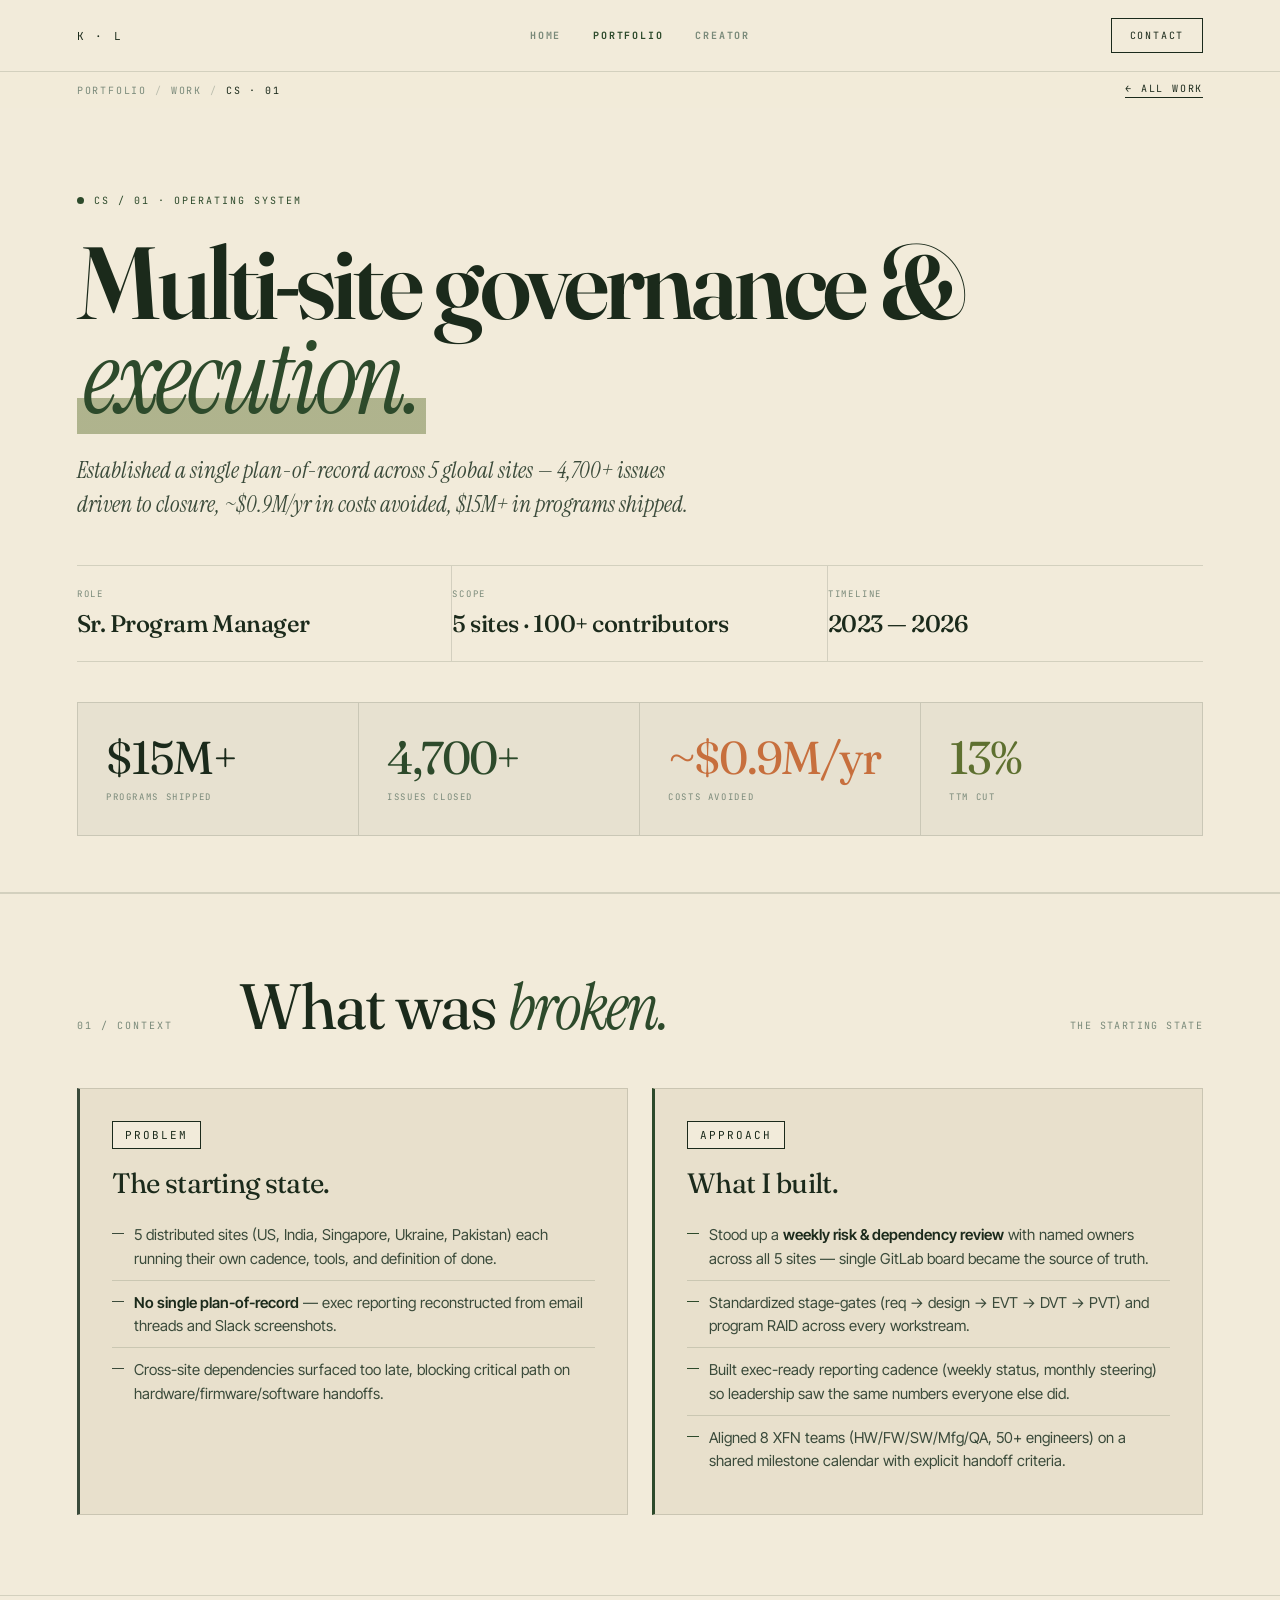
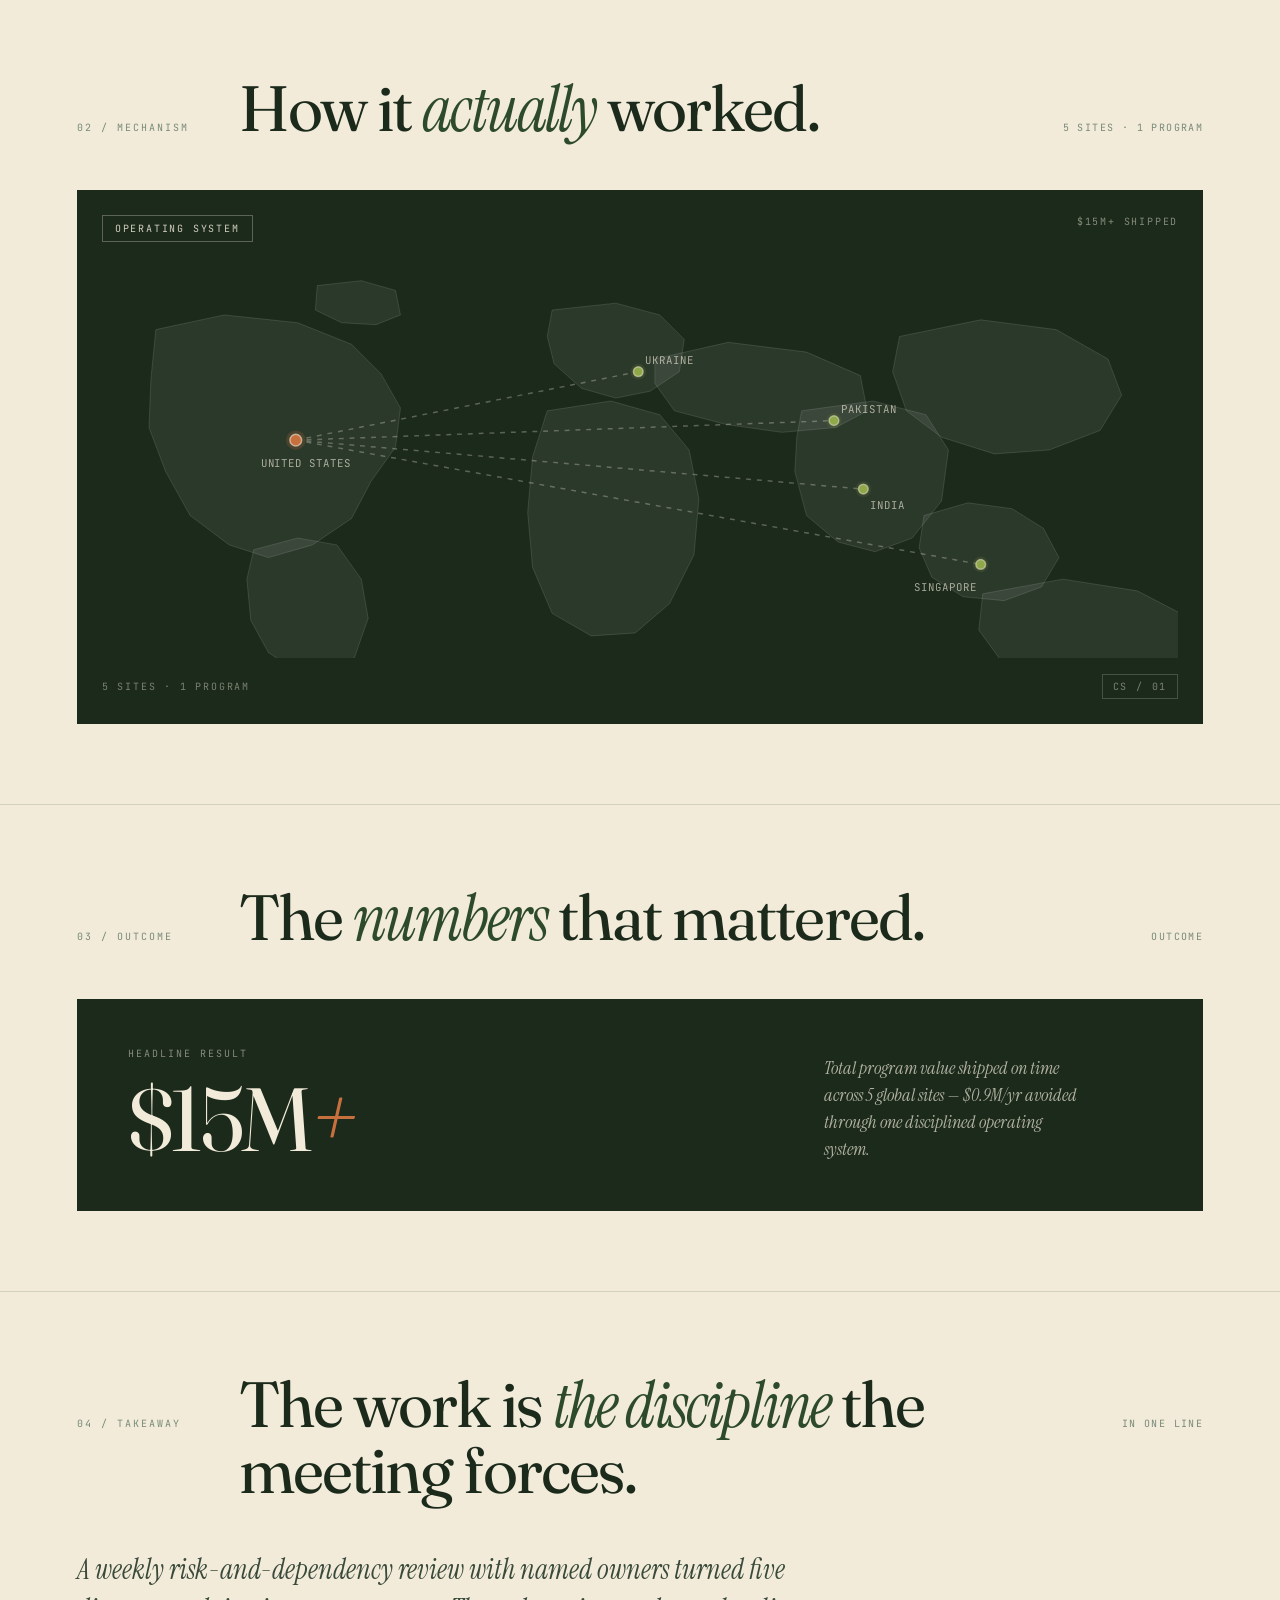
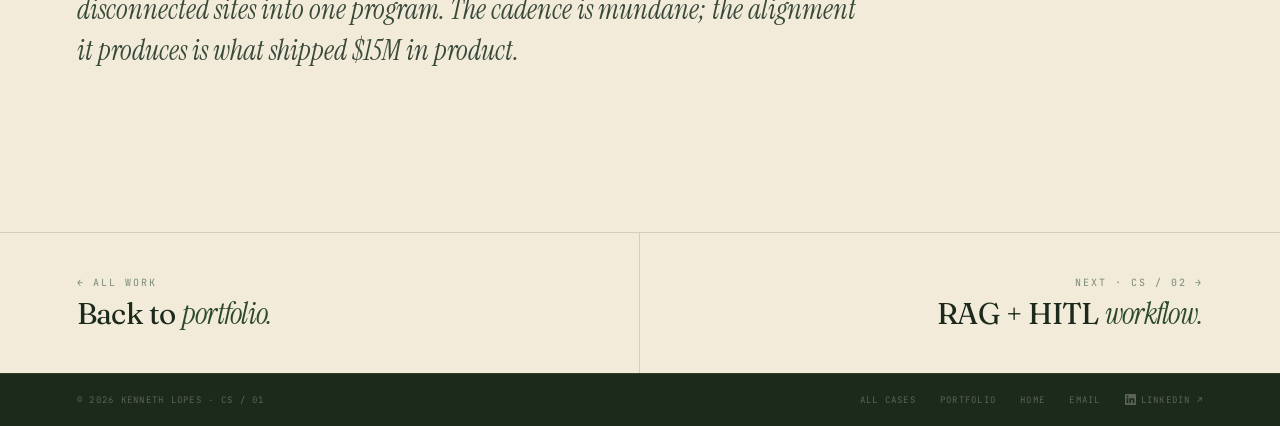
<file: cases/cs01-multi-site-governance.html>
<!DOCTYPE html>
<html lang="en">
<head>
  <meta charset="UTF-8" />
  <meta name="viewport" content="width=device-width, initial-scale=1.0, viewport-fit=cover" />
  <meta name="theme-color" content="#F2EBDA" />
  <meta name="apple-mobile-web-app-capable" content="yes" />
  <meta name="apple-mobile-web-app-status-bar-style" content="default" />
  <meta name="apple-mobile-web-app-title" content="K · L" />
  <title>CS / 01 — Multi-site governance and execution · Kenneth Lopes</title>
  <link rel="stylesheet" href="/tokens.css" />
  <meta name="description" content="Established a single plan-of-record across 5 global sites — 4,700+ issues driven to closure, ~$0.9M/yr in costs avoided, $15M+ in programs shipped." />
  <meta property="og:title" content="CS / 01 — Multi-site governance and execution" />
  <meta property="og:description" content="Established a single plan-of-record across 5 global sites — 4,700+ issues driven to closure, ~$0.9M/yr in costs avoided, $15M+ in programs shipped." />
  <meta property="og:image" content="https://kennethlopes.com/assets/og-portfolio.jpg" />
  <meta property="og:type" content="article" />
  <meta name="twitter:card" content="summary_large_image" />
  <link rel="icon" href="/assets/favicon.ico" />
  <link rel="preconnect" href="https://fonts.googleapis.com" />
  <link rel="preconnect" href="https://fonts.gstatic.com" crossorigin />
  <link href="https://fonts.googleapis.com/css2?family=Fraunces:ital,opsz,wght@0,9..144,300;0,9..144,400;0,9..144,500;0,9..144,600;0,9..144,700;1,9..144,400&family=Inter+Tight:wght@300;400;500;600;700&family=Instrument+Serif:ital@0;1&family=JetBrains+Mono:wght@400;500&display=swap" rel="stylesheet" />
  <link rel="stylesheet" href="case.css" />
  <link rel="stylesheet" href="../mobile.css" />
</head>
<body data-palette="pro">

<div class="nav-stack">
<nav class="topnav" aria-label="Main navigation">
  <div class="topnav-inner">
    <a class="topnav-brand" href="../index.html">K · L</a>
    <div class="topnav-links">
      <a class="topnav-link" href="../index.html">Home</a>
      <a class="topnav-link is-active" href="../portfolio.html">Portfolio</a>
      <a class="topnav-link" href="../media-kit.html">Creator</a>
    </div>
    <a class="topnav-cta" href="mailto:klopes23@gmail.com?subject=Let's connect">Contact</a>
  </div>
</nav>
<nav class="subnav" aria-label="Breadcrumb">
  <div class="subnav-inner">
    <div class="subnav-trail">
      <a href="../portfolio.html">Portfolio</a>
      <span class="sep">/</span>
      <a href="../portfolio.html#work">Work</a>
      <span class="sep">/</span>
      <span class="current">CS · 01</span>
    </div>
    <a class="subnav-back" href="../portfolio.html#work">← All work</a>
  </div>
</nav>
</div>

<section class="cs-hero">
  <div class="wrap">
    <div class="cs-hero-eyebrow">CS / 01 · Operating System</div>
    <h1 class="cs-hero-title">Multi-site governance &amp; <em>execution.</em></h1>
    <p class="cs-hero-sub">Established a single plan-of-record across 5 global sites — 4,700+ issues driven to closure, ~$0.9M/yr in costs avoided, $15M+ in programs shipped.</p>
    <dl class="cs-hero-meta">
      <div><dt>Role</dt><dd>Sr. Program Manager</dd></div>
      <div><dt>Scope</dt><dd>5 sites · 100+ contributors</dd></div>
      <div><dt>Timeline</dt><dd>2023 — 2026</dd></div>
    </dl>

    <div class="cs-stats">
      <div class="cs-stats-inner">
        <div class="cs-stat-cell"><div class="cs-stat-num cs-stat-num--ink">$15M+</div><div class="cs-stat-desc">Programs shipped</div></div><div class="cs-stat-cell"><div class="cs-stat-num cs-stat-num--accent">4,700+</div><div class="cs-stat-desc">Issues closed</div></div><div class="cs-stat-cell"><div class="cs-stat-num cs-stat-num--pop">~$0.9M/yr</div><div class="cs-stat-desc">Costs avoided</div></div><div class="cs-stat-cell"><div class="cs-stat-num cs-stat-num--olive">13%</div><div class="cs-stat-desc">TTM cut</div></div>
      </div>
    </div>
  </div>
</section>

<section class="cs-section">
  <div class="wrap">
    <div class="cs-section-header">
      <span class="cs-section-eyebrow">01 / Context</span>
      <h2 class="cs-section-heading">What was <em>broken.</em></h2>
      <span class="cs-section-meta">The starting state</span>
    </div>
    <div class="ps-split">
      <div class="ps-card ps-card--problem">
        <span class="cs-tag">Problem</span>
        <h3>The starting state.</h3>
        <ul><li>5 distributed sites (US, India, Singapore, Ukraine, Pakistan) each running their own cadence, tools, and definition of done.</li><li><strong>No single plan-of-record</strong> — exec reporting reconstructed from email threads and Slack screenshots.</li><li>Cross-site dependencies surfaced too late, blocking critical path on hardware/firmware/software handoffs.</li></ul>
      </div>
      <div class="ps-card ps-card--solution">
        <span class="cs-tag">Approach</span>
        <h3>What I built.</h3>
        <ul><li>Stood up a <strong>weekly risk &amp; dependency review</strong> with named owners across all 5 sites — single GitLab board became the source of truth.</li><li>Standardized stage-gates (req → design → EVT → DVT → PVT) and program RAID across every workstream.</li><li>Built exec-ready reporting cadence (weekly status, monthly steering) so leadership saw the same numbers everyone else did.</li><li>Aligned 8 XFN teams (HW/FW/SW/Mfg/QA, 50+ engineers) on a shared milestone calendar with explicit handoff criteria.</li></ul>
      </div>
    </div>
  </div>
</section>

<section class="cs-section">
  <div class="wrap">
    <div class="cs-section-header">
      <span class="cs-section-eyebrow">02 / Mechanism</span>
      <h2 class="cs-section-heading">How it <em>actually</em> worked.</h2>
      <span class="cs-section-meta">5 sites · 1 program</span>
    </div>
    <div class="cs-chart-card cs-chart-card--ink" style="min-height:480px;">
  <div style="display:flex;justify-content:space-between;align-items:flex-start;">
    <span class="cs-chart-card-tag">Operating System</span>
    <span style="font-family:var(--font-mono); font-size:10px; letter-spacing:0.18em; text-transform:uppercase; color:rgba(242,235,218,0.5);">$15M+ Shipped</span>
  </div>
  <div class="cs-chart-area" style="margin-top:24px;">
    <svg viewBox="0 0 1100 400" xmlns="http://www.w3.org/2000/svg" style="width:100%;height:auto;display:block;">
      <defs><style>.cont { fill: rgba(255,255,255,0.07); stroke: rgba(255,255,255,0.12); stroke-width: 1; }</style></defs>
      <path class="cont" d="M55,65 L125,50 L200,58 L255,80 L285,110 L305,145 L300,185 L275,220 L255,258 L215,285 L170,298 L130,285 L90,255 L65,210 L48,165 L50,115 Z"/>
      <path class="cont" d="M155,290 L200,278 L240,285 L265,320 L272,360 L258,400 L230,418 L200,415 L170,395 L152,362 L148,320 Z"/>
      <path class="cont" d="M220,20 L265,15 L300,25 L305,50 L280,60 L245,58 L218,45 Z"/>
      <path class="cont" d="M460,45 L525,38 L570,50 L595,75 L590,108 L560,128 L525,135 L490,125 L462,100 L455,72 Z"/>
      <path class="cont" d="M455,148 L520,138 L570,152 L600,188 L610,238 L605,295 L580,345 L545,375 L500,378 L460,355 L440,308 L435,252 L440,195 Z"/>
      <path class="cont" d="M565,95 L640,78 L720,88 L775,112 L782,148 L750,165 L695,170 L638,162 L585,148 L565,120 Z"/>
      <path class="cont" d="M715,148 L788,138 L842,152 L865,188 L858,240 L828,278 L790,292 L752,282 L720,255 L708,210 L710,175 Z"/>
      <path class="cont" d="M840,255 L885,242 L930,248 L962,268 L978,298 L960,328 L922,342 L880,338 L848,318 L835,288 Z"/>
      <path class="cont" d="M815,72 L898,55 L975,65 L1028,95 L1042,132 L1020,168 L968,188 L912,192 L858,175 L822,148 L808,108 Z"/>
      <path class="cont" d="M900,335 L982,320 L1058,332 L1108,358 L1112,395 L1082,422 L1032,432 L972,428 L920,405 L896,372 Z"/>
      <line x1="198" y1="178" x2="548" y2="108" stroke="rgba(242,235,218,0.3)" stroke-width="1.5" stroke-dasharray="5,6"/>
      <line x1="198" y1="178" x2="748" y2="158" stroke="rgba(242,235,218,0.3)" stroke-width="1.5" stroke-dasharray="5,6"/>
      <line x1="198" y1="178" x2="778" y2="228" stroke="rgba(242,235,218,0.3)" stroke-width="1.5" stroke-dasharray="5,6"/>
      <line x1="198" y1="178" x2="898" y2="305" stroke="rgba(242,235,218,0.3)" stroke-width="1.5" stroke-dasharray="5,6"/>
      <circle cx="198" cy="178" r="10" fill="rgba(199,111,61,0.2)"/>
      <circle cx="198" cy="178" r="6" fill="#C76F3D" stroke="rgba(242,235,218,0.6)" stroke-width="1.5"/>
      <circle cx="548" cy="108" r="8" fill="rgba(94,112,48,0.25)"/>
      <circle cx="548" cy="108" r="5" fill="#8FA84A" stroke="rgba(242,235,218,0.5)" stroke-width="1.5"/>
      <circle cx="748" cy="158" r="8" fill="rgba(94,112,48,0.25)"/>
      <circle cx="748" cy="158" r="5" fill="#8FA84A" stroke="rgba(242,235,218,0.5)" stroke-width="1.5"/>
      <circle cx="778" cy="228" r="8" fill="rgba(94,112,48,0.25)"/>
      <circle cx="778" cy="228" r="5" fill="#8FA84A" stroke="rgba(242,235,218,0.5)" stroke-width="1.5"/>
      <circle cx="898" cy="305" r="8" fill="rgba(94,112,48,0.25)"/>
      <circle cx="898" cy="305" r="5" fill="#8FA84A" stroke="rgba(242,235,218,0.5)" stroke-width="1.5"/>
      <text x="162" y="205" font-family="'JetBrains Mono',monospace" font-size="11" fill="rgba(242,235,218,0.65)" letter-spacing="1">UNITED STATES</text>
      <text x="555" y="100" font-family="'JetBrains Mono',monospace" font-size="11" fill="rgba(242,235,218,0.65)" letter-spacing="1">UKRAINE</text>
      <text x="755" y="150" font-family="'JetBrains Mono',monospace" font-size="11" fill="rgba(242,235,218,0.65)" letter-spacing="1">PAKISTAN</text>
      <text x="785" y="248" font-family="'JetBrains Mono',monospace" font-size="11" fill="rgba(242,235,218,0.65)" letter-spacing="1">INDIA</text>
      <text x="830" y="332" font-family="'JetBrains Mono',monospace" font-size="11" fill="rgba(242,235,218,0.65)" letter-spacing="1">SINGAPORE</text>
    </svg>
  </div>
  <div style="display:flex;justify-content:space-between;align-items:center;margin-top:16px;">
    <span style="font-family:var(--font-mono);font-size:10px;letter-spacing:.18em;text-transform:uppercase;color:rgba(242,235,218,0.45);">5 sites · 1 program</span>
    <span style="font-family:var(--font-mono);font-size:10px;letter-spacing:.18em;text-transform:uppercase;color:rgba(242,235,218,0.45);border:1px solid rgba(242,235,218,0.2);padding:5px 10px;">CS / 01</span>
  </div>
</div>
  </div>
</section>

<section class="cs-section">
  <div class="wrap">
    <div class="cs-section-header">
      <span class="cs-section-eyebrow">03 / Outcome</span>
      <h2 class="cs-section-heading">The <em>numbers</em> that mattered.</h2>
      <span class="cs-section-meta">Outcome</span>
    </div>

    <div class="perf-strip">
      <div>
        <div class="perf-strip-eyebrow">Headline result</div>
        <div class="perf-strip-num">$15M<em>+</em></div>
      </div>
      <p class="perf-strip-cap">Total program value shipped on time across 5 global sites — $0.9M/yr avoided through one disciplined operating system.</p>
    </div>
  </div>
</section>

<section class="cs-section">
  <div class="wrap">
    <div class="cs-section-header">
      <span class="cs-section-eyebrow">04 / Takeaway</span>
      <h2 class="cs-section-heading">The work is <em>the discipline</em> the meeting forces.</h2>
      <span class="cs-section-meta">In one line</span>
    </div>
    <p style="font-family:var(--font-italic); font-style:italic; font-size:clamp(20px, 2.4vw, 28px); line-height:1.45; color:var(--ink-2); max-width:60ch; margin-top:8px;">
      A weekly risk-and-dependency review with named owners turned five disconnected sites into one program. The cadence is mundane; the alignment it produces is what shipped $15M in product.
    </p>
  </div>
</section>

<nav class="foot-nav" aria-label="Case study navigation">
  <a class="foot-nav-cell" href="../portfolio.html#work"><span class="foot-nav-dir">← All work</span><span class="foot-nav-title">Back to <em>portfolio.</em></span></a>
  <a class="foot-nav-cell" href="cs02-rag-hitl.html"><span class="foot-nav-dir">Next · CS / 02 →</span><span class="foot-nav-title">RAG + HITL <em>workflow.</em></span></a>
</nav>

<footer class="foot">
  <div class="foot-inner">
    <span>© 2026 Kenneth Lopes · CS / 01</span>
    <nav>
      <a href="../portfolio.html#work">All cases</a>
      <a href="../portfolio.html">Portfolio</a>
      <a href="../index.html">Home</a>
      <a href="mailto:klopes23@gmail.com">Email</a>
      <a href="https://linkedin.com/in/kennethlopes" target="_blank" rel="noopener" style="display:inline-flex;align-items:center;"><svg viewBox="0 0 24 24" fill="currentColor" aria-hidden="true" style="width:11px;height:11px;display:inline-block;vertical-align:-1px;margin-right:5px;"><path d="M20.45 20.45h-3.55v-5.57c0-1.33-.02-3.04-1.85-3.04-1.85 0-2.13 1.45-2.13 2.94v5.67H9.37V9h3.41v1.56h.05c.47-.9 1.63-1.85 3.36-1.85 3.6 0 4.26 2.37 4.26 5.45v6.29zM5.34 7.43a2.06 2.06 0 1 1 0-4.12 2.06 2.06 0 0 1 0 4.12zM7.12 20.45H3.56V9h3.56v11.45zM22.22 0H1.77C.79 0 0 .77 0 1.72v20.56C0 23.23.79 24 1.77 24h20.45c.98 0 1.78-.77 1.78-1.72V1.72C24 .77 23.2 0 22.22 0z"/></svg>LinkedIn ↗</a>
    </nav>
  </div>
</footer>

<script src="../mobile.js" defer></script>
</body>
</html>
</file>
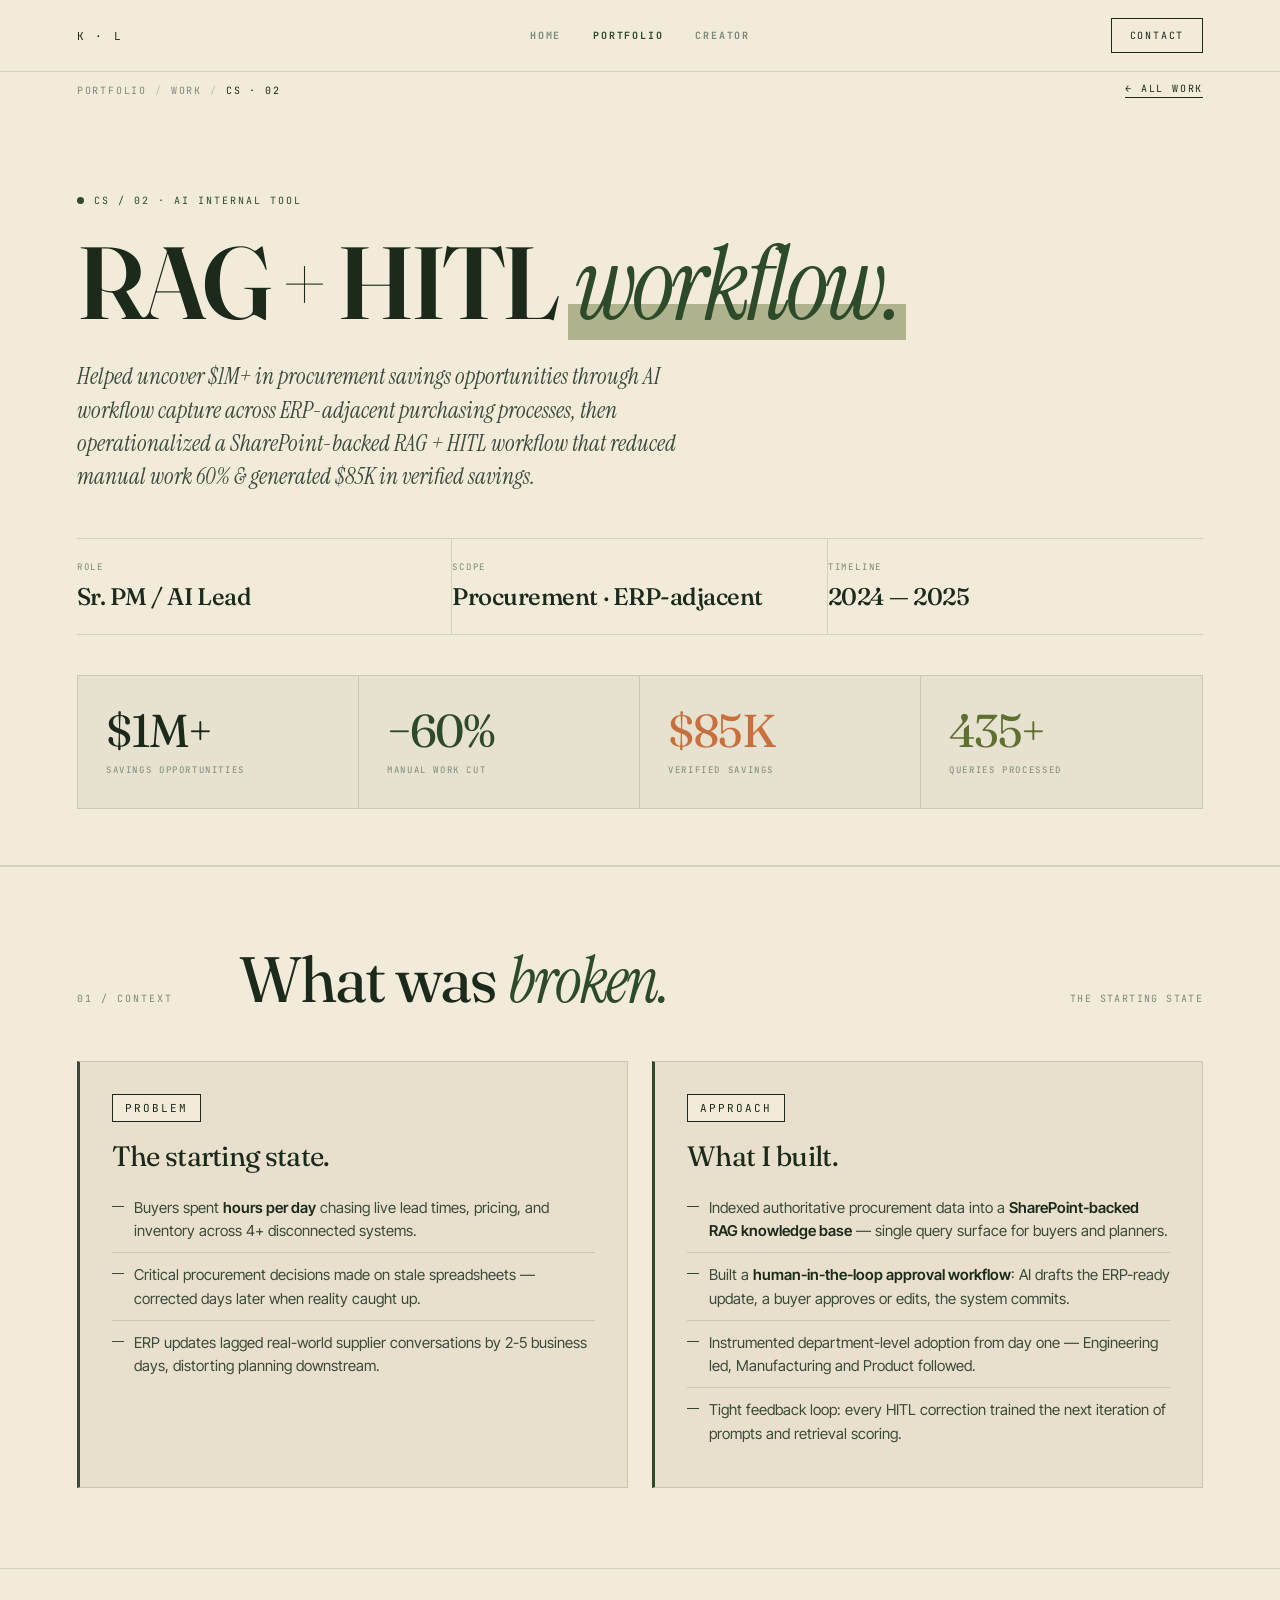
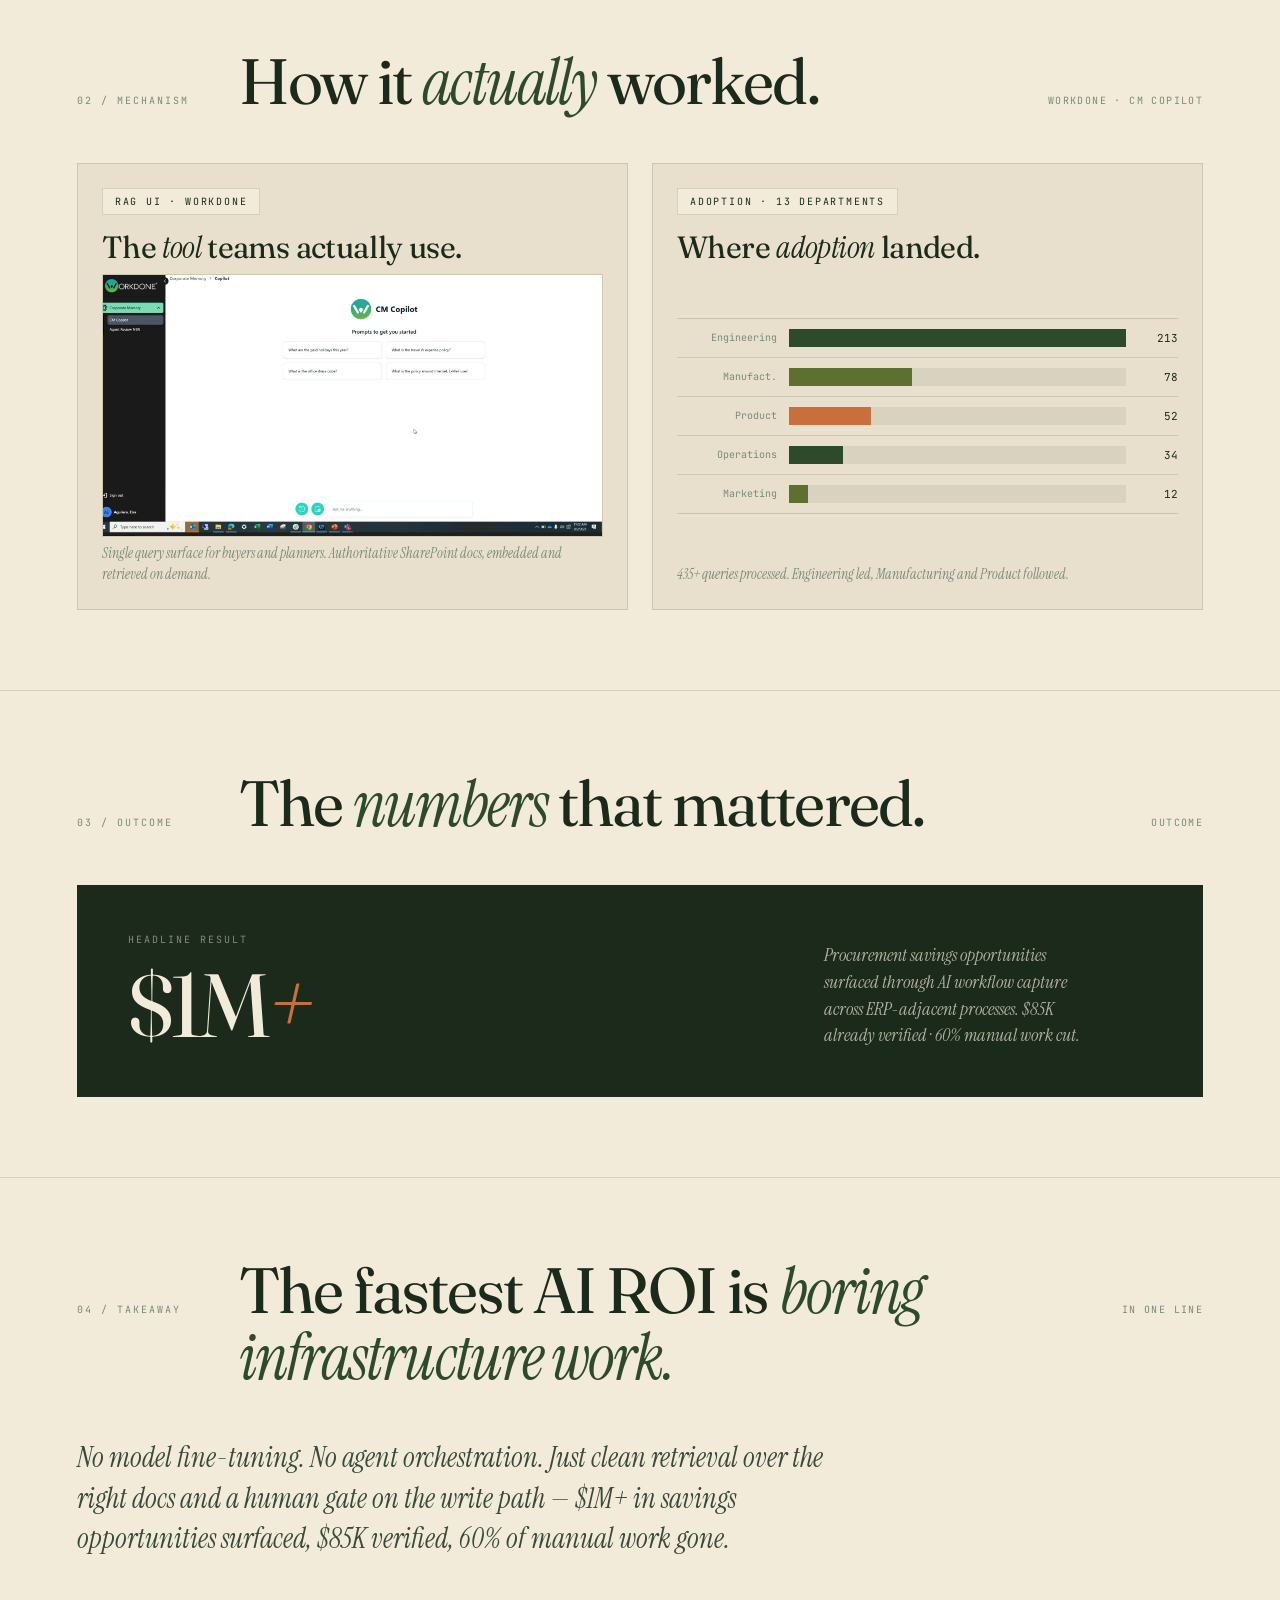
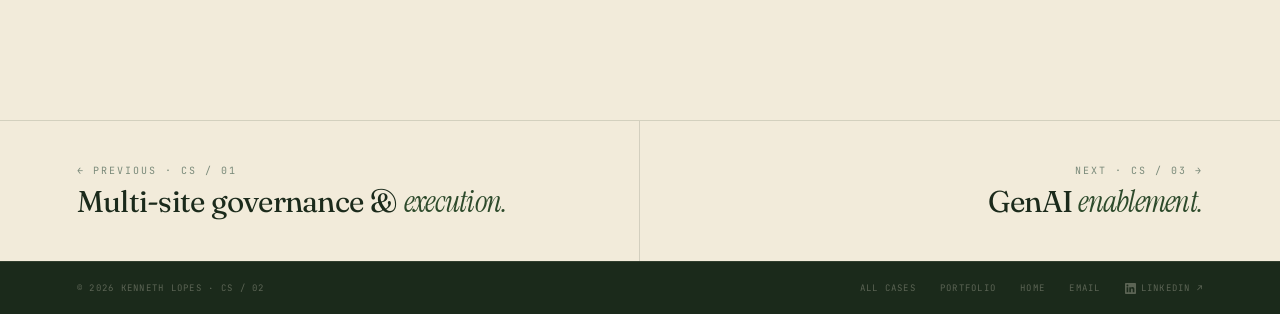
<file: cases/cs02-rag-hitl.html>
<!DOCTYPE html>
<html lang="en">
<head>
  <meta charset="UTF-8" />
  <meta name="viewport" content="width=device-width, initial-scale=1.0, viewport-fit=cover" />
  <meta name="theme-color" content="#F2EBDA" />
  <meta name="apple-mobile-web-app-capable" content="yes" />
  <meta name="apple-mobile-web-app-status-bar-style" content="default" />
  <meta name="apple-mobile-web-app-title" content="K · L" />
  <title>CS / 02 — RAG plus human-in-the-loop workflow · Kenneth Lopes</title>
  <link rel="stylesheet" href="/tokens.css" />
  <meta name="description" content="Helped uncover $1M+ in procurement savings opportunities through AI workflow capture across ERP-adjacent purchasing processes, then operationalized a SharePoint-backed RAG + HITL workflow that reduced manual work 60% &amp; generated $85K in verified savings." />
  <meta property="og:title" content="CS / 02 — RAG plus human-in-the-loop workflow" />
  <meta property="og:description" content="Helped uncover $1M+ in procurement savings opportunities through AI workflow capture across ERP-adjacent purchasing processes, then operationalized a SharePoint-backed RAG + HITL workflow that reduced manual work 60% &amp; generated $85K in verified savings." />
  <meta property="og:image" content="https://kennethlopes.com/assets/og-portfolio.jpg" />
  <meta property="og:type" content="article" />
  <meta name="twitter:card" content="summary_large_image" />
  <link rel="icon" href="/assets/favicon.ico" />
  <link rel="preconnect" href="https://fonts.googleapis.com" />
  <link rel="preconnect" href="https://fonts.gstatic.com" crossorigin />
  <link href="https://fonts.googleapis.com/css2?family=Fraunces:ital,opsz,wght@0,9..144,300;0,9..144,400;0,9..144,500;0,9..144,600;0,9..144,700;1,9..144,400&family=Inter+Tight:wght@300;400;500;600;700&family=Instrument+Serif:ital@0;1&family=JetBrains+Mono:wght@400;500&display=swap" rel="stylesheet" />
  <link rel="stylesheet" href="case.css" />
  <link rel="stylesheet" href="../mobile.css" />
</head>
<body data-palette="pro">

<div class="nav-stack">
<nav class="topnav" aria-label="Main navigation">
  <div class="topnav-inner">
    <a class="topnav-brand" href="../index.html">K · L</a>
    <div class="topnav-links">
      <a class="topnav-link" href="../index.html">Home</a>
      <a class="topnav-link is-active" href="../portfolio.html">Portfolio</a>
      <a class="topnav-link" href="../media-kit.html">Creator</a>
    </div>
    <a class="topnav-cta" href="mailto:klopes23@gmail.com?subject=Let's connect">Contact</a>
  </div>
</nav>
<nav class="subnav" aria-label="Breadcrumb">
  <div class="subnav-inner">
    <div class="subnav-trail">
      <a href="../portfolio.html">Portfolio</a>
      <span class="sep">/</span>
      <a href="../portfolio.html#work">Work</a>
      <span class="sep">/</span>
      <span class="current">CS · 02</span>
    </div>
    <a class="subnav-back" href="../portfolio.html#work">← All work</a>
  </div>
</nav>
</div>

<section class="cs-hero">
  <div class="wrap">
    <div class="cs-hero-eyebrow">CS / 02 · AI Internal Tool</div>
    <h1 class="cs-hero-title">RAG + HITL <em>workflow.</em></h1>
    <p class="cs-hero-sub">Helped uncover $1M+ in procurement savings opportunities through AI workflow capture across ERP-adjacent purchasing processes, then operationalized a SharePoint-backed RAG + HITL workflow that reduced manual work 60% &amp; generated $85K in verified savings.</p>
    <dl class="cs-hero-meta">
      <div><dt>Role</dt><dd>Sr. PM / AI Lead</dd></div>
      <div><dt>Scope</dt><dd>Procurement · ERP-adjacent</dd></div>
      <div><dt>Timeline</dt><dd>2024 — 2025</dd></div>
    </dl>

    <div class="cs-stats">
      <div class="cs-stats-inner">
        <div class="cs-stat-cell"><div class="cs-stat-num cs-stat-num--ink">$1M+</div><div class="cs-stat-desc">Savings opportunities</div></div><div class="cs-stat-cell"><div class="cs-stat-num cs-stat-num--accent">−60%</div><div class="cs-stat-desc">Manual work cut</div></div><div class="cs-stat-cell"><div class="cs-stat-num cs-stat-num--pop">$85K</div><div class="cs-stat-desc">Verified savings</div></div><div class="cs-stat-cell"><div class="cs-stat-num cs-stat-num--olive">435+</div><div class="cs-stat-desc">Queries processed</div></div>
      </div>
    </div>
  </div>
</section>

<section class="cs-section">
  <div class="wrap">
    <div class="cs-section-header">
      <span class="cs-section-eyebrow">01 / Context</span>
      <h2 class="cs-section-heading">What was <em>broken.</em></h2>
      <span class="cs-section-meta">The starting state</span>
    </div>
    <div class="ps-split">
      <div class="ps-card ps-card--problem">
        <span class="cs-tag">Problem</span>
        <h3>The starting state.</h3>
        <ul><li>Buyers spent <strong>hours per day</strong> chasing live lead times, pricing, and inventory across 4+ disconnected systems.</li><li>Critical procurement decisions made on stale spreadsheets — corrected days later when reality caught up.</li><li>ERP updates lagged real-world supplier conversations by 2-5 business days, distorting planning downstream.</li></ul>
      </div>
      <div class="ps-card ps-card--solution">
        <span class="cs-tag">Approach</span>
        <h3>What I built.</h3>
        <ul><li>Indexed authoritative procurement data into a <strong>SharePoint-backed RAG knowledge base</strong> — single query surface for buyers and planners.</li><li>Built a <strong>human-in-the-loop approval workflow</strong>: AI drafts the ERP-ready update, a buyer approves or edits, the system commits.</li><li>Instrumented department-level adoption from day one — Engineering led, Manufacturing and Product followed.</li><li>Tight feedback loop: every HITL correction trained the next iteration of prompts and retrieval scoring.</li></ul>
      </div>
    </div>
  </div>
</section>

<section class="cs-section">
  <div class="wrap">
    <div class="cs-section-header">
      <span class="cs-section-eyebrow">02 / Mechanism</span>
      <h2 class="cs-section-heading">How it <em>actually</em> worked.</h2>
      <span class="cs-section-meta">WORKDONE · CM Copilot</span>
    </div>
    <div class="cs-grid-2">
  <div class="cs-chart-card">
    <span class="cs-chart-card-tag">RAG UI · WORKDONE</span>
    <h4>The <em>tool</em> teams actually use.</h4>
    <picture style="margin-top:8px;">
      <source type="image/webp" srcset="../assets/cs02-rag-screenshot.webp">
      <img src="../assets/cs02-rag-screenshot.jpg" alt="WORKDONE Corporate Memory CM Copilot interface" loading="lazy" width="1800" height="943" style="width:100%;border:1px solid var(--line);" />
    </picture>
    <p style="font-family:var(--font-italic);font-style:italic;font-size:14px;line-height:1.5;color:var(--muted);margin-top:6px;">
      Single query surface for buyers and planners. Authoritative SharePoint docs, embedded and retrieved on demand.
    </p>
  </div>
  <div class="cs-chart-card">
    <span class="cs-chart-card-tag">Adoption · 13 departments</span>
    <h4>Where <em>adoption</em> landed.</h4>
    <div style="display:flex;flex-direction:column;flex:1;justify-content:center;gap:0;margin-top:16px;">
      <div style="display:grid;grid-template-columns:100px 1fr 40px;gap:12px;align-items:center;padding:10px 0;border-top:1px solid var(--line);border-bottom:1px solid var(--line);">
        <span style="font-family:var(--font-mono);font-size:10px;color:var(--muted);text-align:right;">Engineering</span>
        <div style="height:18px;background:rgba(27,42,27,0.08);"><div style="height:100%;width:100%;background:var(--accent);"></div></div>
        <span style="font-family:var(--font-mono);font-size:11px;color:var(--ink);text-align:right;">213</span>
      </div>
      <div style="display:grid;grid-template-columns:100px 1fr 40px;gap:12px;align-items:center;padding:10px 0;border-bottom:1px solid var(--line);">
        <span style="font-family:var(--font-mono);font-size:10px;color:var(--muted);text-align:right;">Manufact.</span>
        <div style="height:18px;background:rgba(27,42,27,0.08);"><div style="height:100%;width:36.6%;background:var(--accent-2);"></div></div>
        <span style="font-family:var(--font-mono);font-size:11px;color:var(--ink);text-align:right;">78</span>
      </div>
      <div style="display:grid;grid-template-columns:100px 1fr 40px;gap:12px;align-items:center;padding:10px 0;border-bottom:1px solid var(--line);">
        <span style="font-family:var(--font-mono);font-size:10px;color:var(--muted);text-align:right;">Product</span>
        <div style="height:18px;background:rgba(27,42,27,0.08);"><div style="height:100%;width:24.4%;background:var(--pop);"></div></div>
        <span style="font-family:var(--font-mono);font-size:11px;color:var(--ink);text-align:right;">52</span>
      </div>
      <div style="display:grid;grid-template-columns:100px 1fr 40px;gap:12px;align-items:center;padding:10px 0;border-bottom:1px solid var(--line);">
        <span style="font-family:var(--font-mono);font-size:10px;color:var(--muted);text-align:right;">Operations</span>
        <div style="height:18px;background:rgba(27,42,27,0.08);"><div style="height:100%;width:16%;background:var(--accent);"></div></div>
        <span style="font-family:var(--font-mono);font-size:11px;color:var(--ink);text-align:right;">34</span>
      </div>
      <div style="display:grid;grid-template-columns:100px 1fr 40px;gap:12px;align-items:center;padding:10px 0;border-bottom:1px solid var(--line);">
        <span style="font-family:var(--font-mono);font-size:10px;color:var(--muted);text-align:right;">Marketing</span>
        <div style="height:18px;background:rgba(27,42,27,0.08);"><div style="height:100%;width:5.6%;background:var(--accent-2);"></div></div>
        <span style="font-family:var(--font-mono);font-size:11px;color:var(--ink);text-align:right;">12</span>
      </div>
    </div>
    <p style="font-family:var(--font-italic);font-style:italic;font-size:14px;line-height:1.5;color:var(--muted);margin-top:auto;padding-top:14px;">
      435+ queries processed. Engineering led, Manufacturing and Product followed.
    </p>
  </div>
</div>
  </div>
</section>

<section class="cs-section">
  <div class="wrap">
    <div class="cs-section-header">
      <span class="cs-section-eyebrow">03 / Outcome</span>
      <h2 class="cs-section-heading">The <em>numbers</em> that mattered.</h2>
      <span class="cs-section-meta">Outcome</span>
    </div>

    <div class="perf-strip">
      <div>
        <div class="perf-strip-eyebrow">Headline result</div>
        <div class="perf-strip-num">$1M<em>+</em></div>
      </div>
      <p class="perf-strip-cap">Procurement savings opportunities surfaced through AI workflow capture across ERP-adjacent processes. $85K already verified · 60% manual work cut.</p>
    </div>
  </div>
</section>

<section class="cs-section">
  <div class="wrap">
    <div class="cs-section-header">
      <span class="cs-section-eyebrow">04 / Takeaway</span>
      <h2 class="cs-section-heading">The fastest AI ROI is <em>boring infrastructure work.</em></h2>
      <span class="cs-section-meta">In one line</span>
    </div>
    <p style="font-family:var(--font-italic); font-style:italic; font-size:clamp(20px, 2.4vw, 28px); line-height:1.45; color:var(--ink-2); max-width:60ch; margin-top:8px;">
      No model fine-tuning. No agent orchestration. Just clean retrieval over the right docs and a human gate on the write path — $1M+ in savings opportunities surfaced, $85K verified, 60% of manual work gone.
    </p>
  </div>
</section>

<nav class="foot-nav" aria-label="Case study navigation">
  <a class="foot-nav-cell" href="cs01-multi-site-governance.html"><span class="foot-nav-dir">← Previous · CS / 01</span><span class="foot-nav-title">Multi-site governance &amp; <em>execution.</em></span></a>
  <a class="foot-nav-cell" href="cs03-genai-enablement.html"><span class="foot-nav-dir">Next · CS / 03 →</span><span class="foot-nav-title">GenAI <em>enablement.</em></span></a>
</nav>

<footer class="foot">
  <div class="foot-inner">
    <span>© 2026 Kenneth Lopes · CS / 02</span>
    <nav>
      <a href="../portfolio.html#work">All cases</a>
      <a href="../portfolio.html">Portfolio</a>
      <a href="../index.html">Home</a>
      <a href="mailto:klopes23@gmail.com">Email</a>
      <a href="https://linkedin.com/in/kennethlopes" target="_blank" rel="noopener" style="display:inline-flex;align-items:center;"><svg viewBox="0 0 24 24" fill="currentColor" aria-hidden="true" style="width:11px;height:11px;display:inline-block;vertical-align:-1px;margin-right:5px;"><path d="M20.45 20.45h-3.55v-5.57c0-1.33-.02-3.04-1.85-3.04-1.85 0-2.13 1.45-2.13 2.94v5.67H9.37V9h3.41v1.56h.05c.47-.9 1.63-1.85 3.36-1.85 3.6 0 4.26 2.37 4.26 5.45v6.29zM5.34 7.43a2.06 2.06 0 1 1 0-4.12 2.06 2.06 0 0 1 0 4.12zM7.12 20.45H3.56V9h3.56v11.45zM22.22 0H1.77C.79 0 0 .77 0 1.72v20.56C0 23.23.79 24 1.77 24h20.45c.98 0 1.78-.77 1.78-1.72V1.72C24 .77 23.2 0 22.22 0z"/></svg>LinkedIn ↗</a>
    </nav>
  </div>
</footer>

<script src="../mobile.js" defer></script>
</body>
</html>
</file>
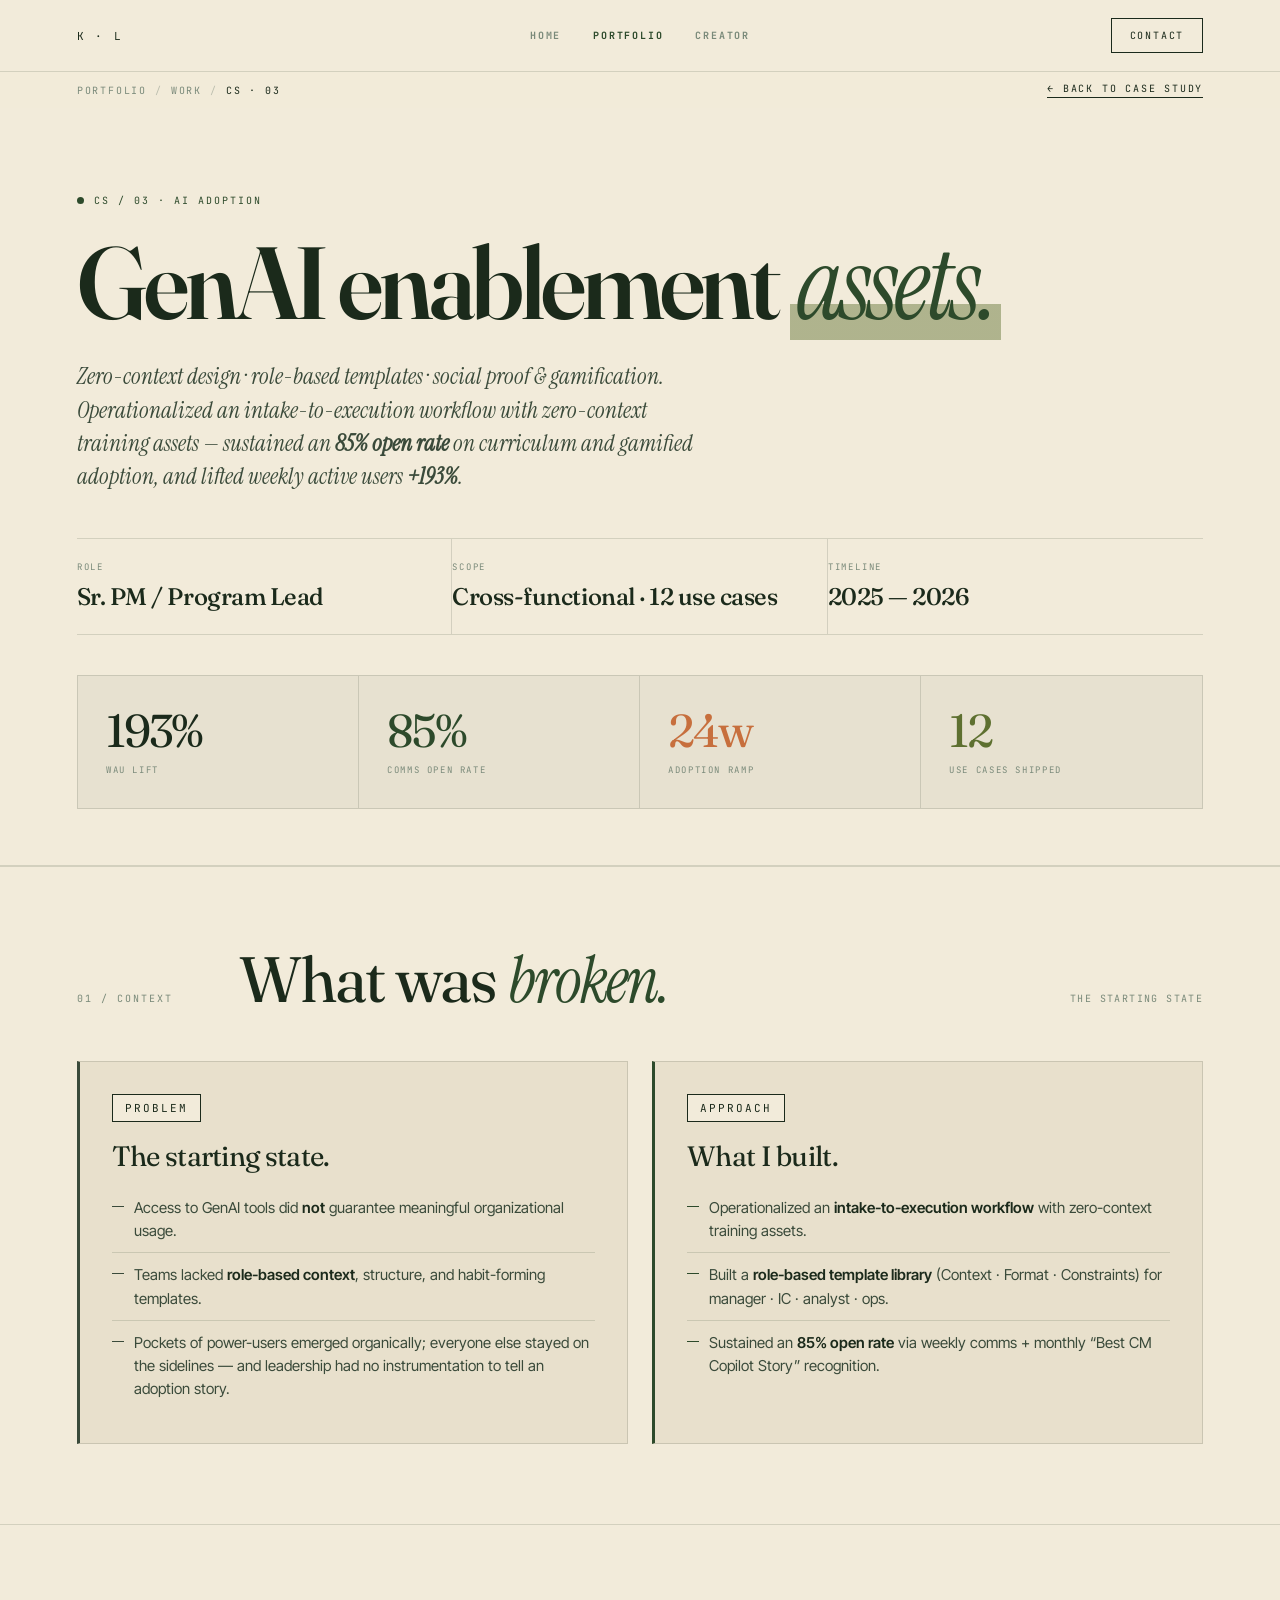
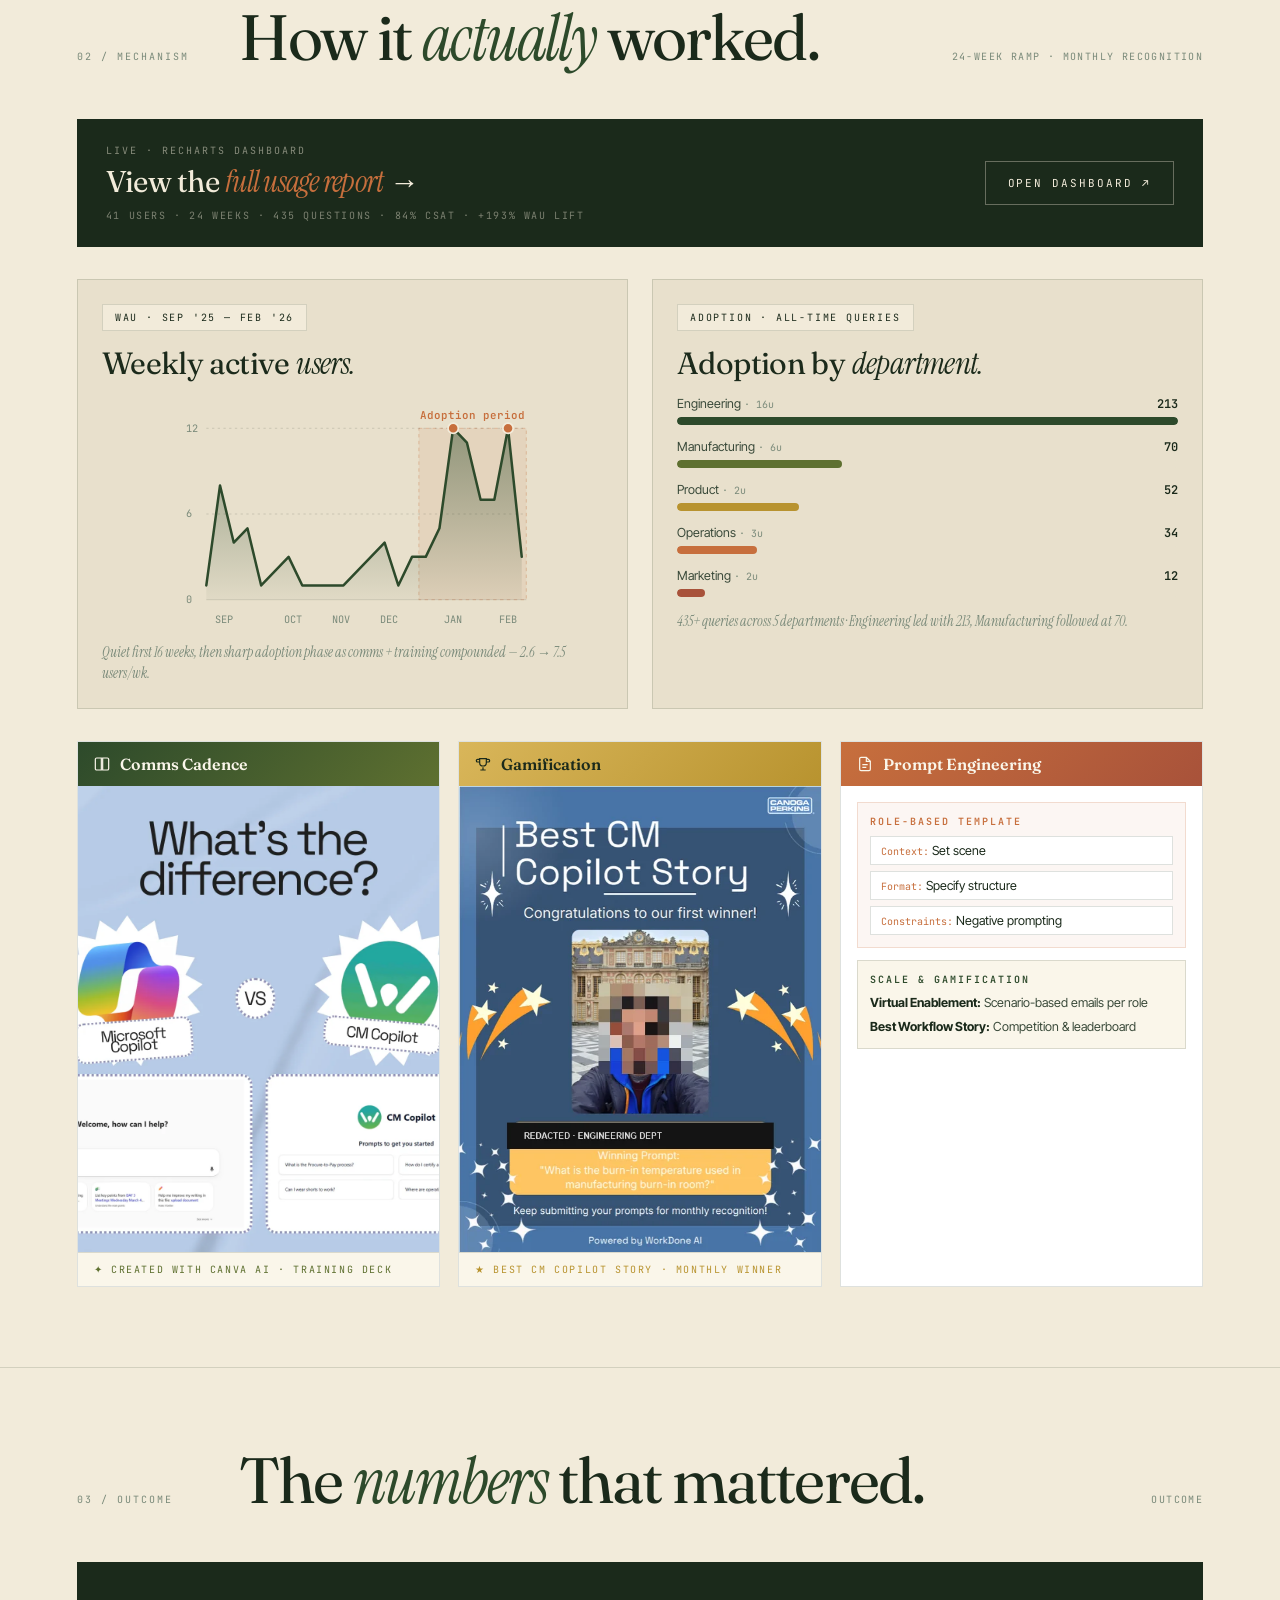
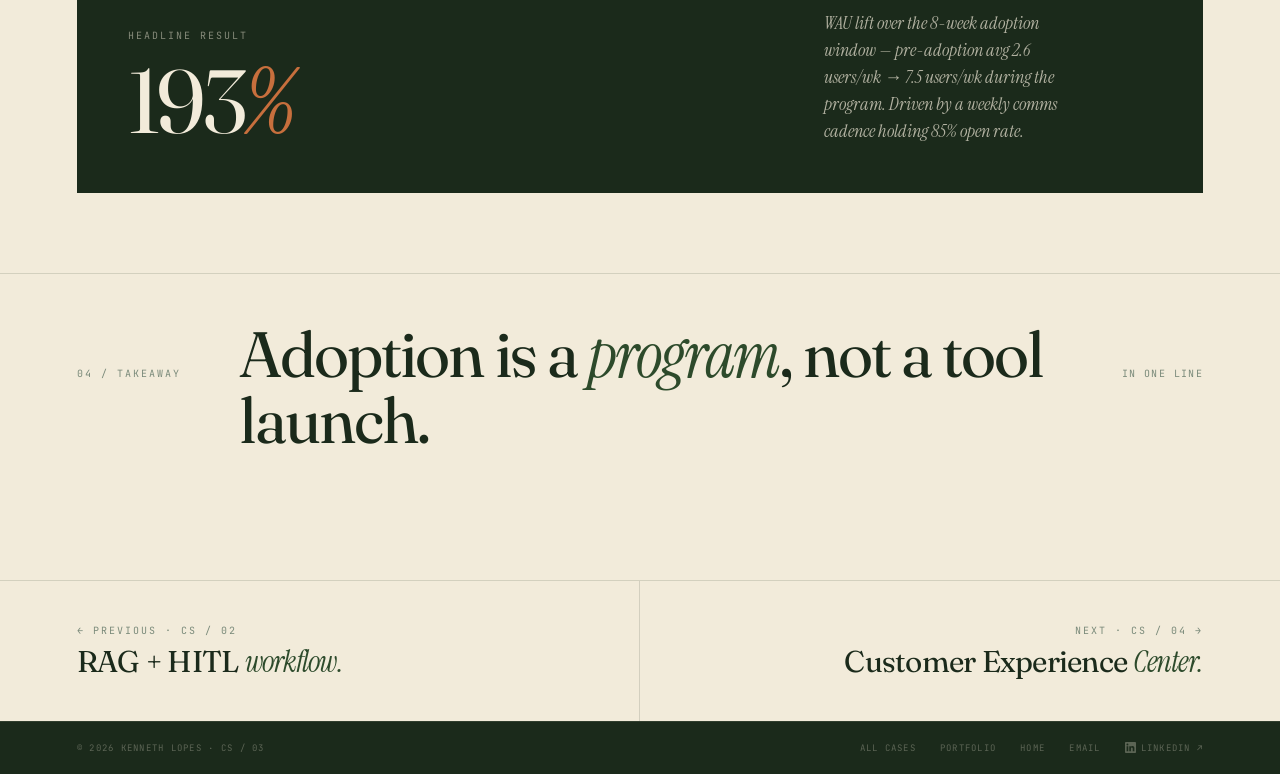
<file: cases/cs03-genai-enablement.html>
<!DOCTYPE html>
<html lang="en">
<head>
  <meta charset="UTF-8" />
  <meta name="viewport" content="width=device-width, initial-scale=1.0, viewport-fit=cover" />
  <meta name="theme-color" content="#F2EBDA" />
  <meta name="apple-mobile-web-app-capable" content="yes" />
  <meta name="apple-mobile-web-app-status-bar-style" content="default" />
  <meta name="apple-mobile-web-app-title" content="K · L" />
  <title>CS / 03 — GenAI Enablement Assets · Kenneth Lopes</title>
  <link rel="stylesheet" href="/tokens.css" />
  <meta name="description" content="Zero-context design · role-based templates · social proof & gamification. Operationalized an intake-to-execution workflow that lifted weekly active users +193% and held an 85% comms open rate." />
  <meta property="og:title" content="CS / 03 — GenAI Enablement Assets" />
  <meta property="og:description" content="Zero-context design · role-based templates · social proof & gamification. Operationalized an intake-to-execution workflow that lifted weekly active users +193% and held an 85% comms open rate." />
  <meta property="og:image" content="https://kennethlopes.com/assets/og-portfolio.jpg" />
  <meta property="og:type" content="article" />
  <meta name="twitter:card" content="summary_large_image" />
  <link rel="icon" href="/assets/favicon.ico" />
  <link rel="preconnect" href="https://fonts.googleapis.com" />
  <link rel="preconnect" href="https://fonts.gstatic.com" crossorigin />
  <link href="https://fonts.googleapis.com/css2?family=Fraunces:ital,opsz,wght@0,9..144,300;0,9..144,400;0,9..144,500;0,9..144,600;0,9..144,700;1,9..144,400&family=Inter+Tight:wght@300;400;500;600;700&family=Instrument+Serif:ital@0;1&family=JetBrains+Mono:wght@400;500&display=swap" rel="stylesheet" />
  <link rel="stylesheet" href="case.css" />
  <link rel="stylesheet" href="../mobile.css" />
</head>
<body data-palette="pro">

<div class="nav-stack">
<nav class="topnav" aria-label="Main navigation">
  <div class="topnav-inner">
    <a class="topnav-brand" href="../index.html">K · L</a>
    <div class="topnav-links">
      <a class="topnav-link" href="../index.html">Home</a>
      <a class="topnav-link is-active" href="../portfolio.html">Portfolio</a>
      <a class="topnav-link" href="../media-kit.html">Creator</a>
    </div>
    <a class="topnav-cta" href="mailto:klopes23@gmail.com?subject=Let's connect">Contact</a>
  </div>
</nav>
<nav class="subnav" aria-label="Breadcrumb">
  <div class="subnav-inner">
    <div class="subnav-trail">
      <a href="../portfolio.html">Portfolio</a>
      <span class="sep">/</span>
      <a href="../portfolio.html#work">Work</a>
      <span class="sep">/</span>
      <span class="current">CS · 03</span>
    </div>
    <a class="subnav-back" href="deck.html#/3">← Back to case study</a>
  </div>
</nav>
</div>

<section class="cs-hero">
  <div class="wrap">
    <div class="cs-hero-eyebrow">CS / 03 · AI Adoption</div>
    <h1 class="cs-hero-title">GenAI enablement <em>assets.</em></h1>
    <p class="cs-hero-sub">Zero-context design · role-based templates · social proof &amp; gamification. Operationalized an intake-to-execution workflow with zero-context training assets — sustained an <strong>85% open rate</strong> on curriculum and gamified adoption, and lifted weekly active users <strong>+193%</strong>.</p>
    <dl class="cs-hero-meta">
      <div><dt>Role</dt><dd>Sr. PM / Program Lead</dd></div>
      <div><dt>Scope</dt><dd>Cross-functional · 12 use cases</dd></div>
      <div><dt>Timeline</dt><dd>2025 — 2026</dd></div>
    </dl>

    <div class="cs-stats">
      <div class="cs-stats-inner">
        <div class="cs-stat-cell"><div class="cs-stat-num cs-stat-num--ink">193%</div><div class="cs-stat-desc">WAU lift</div></div><div class="cs-stat-cell"><div class="cs-stat-num cs-stat-num--accent">85%</div><div class="cs-stat-desc">Comms open rate</div></div><div class="cs-stat-cell"><div class="cs-stat-num cs-stat-num--pop">24w</div><div class="cs-stat-desc">Adoption ramp</div></div><div class="cs-stat-cell"><div class="cs-stat-num cs-stat-num--olive">12</div><div class="cs-stat-desc">Use cases shipped</div></div>
      </div>
    </div>
  </div>
</section>

<section class="cs-section">
  <div class="wrap">
    <div class="cs-section-header">
      <span class="cs-section-eyebrow">01 / Context</span>
      <h2 class="cs-section-heading">What was <em>broken.</em></h2>
      <span class="cs-section-meta">The starting state</span>
    </div>
    <div class="ps-split">
      <div class="ps-card ps-card--problem">
        <span class="cs-tag">Problem</span>
        <h3>The starting state.</h3>
        <ul><li>Access to GenAI tools did <strong>not</strong> guarantee meaningful organizational usage.</li><li>Teams lacked <strong>role-based context</strong>, structure, and habit-forming templates.</li><li>Pockets of power-users emerged organically; everyone else stayed on the sidelines — and leadership had no instrumentation to tell an adoption story.</li></ul>
      </div>
      <div class="ps-card ps-card--solution">
        <span class="cs-tag">Approach</span>
        <h3>What I built.</h3>
        <ul><li>Operationalized an <strong>intake-to-execution workflow</strong> with zero-context training assets.</li><li>Built a <strong>role-based template library</strong> (Context · Format · Constraints) for manager · IC · analyst · ops.</li><li>Sustained an <strong>85% open rate</strong> via weekly comms + monthly &ldquo;Best CM Copilot Story&rdquo; recognition.</li></ul>
      </div>
    </div>
  </div>
</section>

<section class="cs-section">
  <div class="wrap">
    <div class="cs-section-header">
      <span class="cs-section-eyebrow">02 / Mechanism</span>
      <h2 class="cs-section-heading">How it <em>actually</em> worked.</h2>
      <span class="cs-section-meta">24-week ramp · monthly recognition</span>
    </div>

    <a href="cs03-dashboard.html" style="display:flex;justify-content:space-between;align-items:center;gap:24px;padding:24px 28px;background:var(--ink);color:var(--bg);border:1px solid var(--ink);text-decoration:none;margin-bottom:32px;transition:transform 0.2s ease,box-shadow 0.2s ease;">
      <div style="flex:1;">
        <div style="font-family:var(--font-mono);font-size:10px;letter-spacing:0.2em;text-transform:uppercase;color:rgba(242,235,218,0.5);margin-bottom:8px;">Live · Recharts dashboard</div>
        <div style="font-family:var(--font-display);font-size:clamp(22px,2.4vw,30px);font-weight:400;letter-spacing:-0.025em;color:var(--bg);line-height:1.15;">View the <em style="font-family:var(--font-italic);font-style:italic;color:var(--pop);">full usage report</em> →</div>
        <div style="font-family:var(--font-mono);font-size:10px;letter-spacing:0.16em;text-transform:uppercase;color:rgba(242,235,218,0.45);margin-top:10px;">41 users · 24 weeks · 435 questions · 84% CSAT · +193% WAU lift</div>
      </div>
      <span style="font-family:var(--font-mono);font-size:11px;letter-spacing:0.18em;text-transform:uppercase;color:var(--bg);border:1.5px solid rgba(242,235,218,0.35);padding:14px 22px;white-space:nowrap;">Open dashboard ↗</span>
    </a>

    <div class="cs-grid-2">
  <!-- Weekly Active Users dashboard -->
  <div class="cs-chart-card">
    <span class="cs-chart-card-tag">WAU · Sep '25 — Feb '26</span>
    <h4>Weekly active <em>users.</em></h4>
    <div class="cs-chart-area" style="min-height:240px;">
      <svg viewBox="0 0 320 210" xmlns="http://www.w3.org/2000/svg" preserveAspectRatio="xMidYMid meet" style="position:absolute;inset:0;width:100%;height:100%;">
        <defs>
          <linearGradient id="wauGradCS3" x1="0" y1="0" x2="0" y2="1">
            <stop offset="0%" stop-color="#2D4A2B" stop-opacity="0.45"/>
            <stop offset="100%" stop-color="#2D4A2B" stop-opacity="0.04"/>
          </linearGradient>
        </defs>
        <!-- Adoption period highlight -->
        <rect x="218" y="30" width="94" height="150" fill="rgba(199,111,61,0.10)" stroke="rgba(199,111,61,0.35)" stroke-width="0.8" stroke-dasharray="3,3"/>
        <text x="265" y="22" text-anchor="middle" font-family="'JetBrains Mono',monospace" font-size="9.5" font-weight="600" fill="#C76F3D">Adoption period</text>
        <!-- gridlines -->
        <line x1="32" y1="180" x2="312" y2="180" stroke="rgba(27,42,27,0.18)" stroke-width="0.6"/>
        <line x1="32" y1="105" x2="312" y2="105" stroke="rgba(27,42,27,0.22)" stroke-width="0.6" stroke-dasharray="2,3"/>
        <line x1="32" y1="30"  x2="312" y2="30"  stroke="rgba(27,42,27,0.22)" stroke-width="0.6" stroke-dasharray="2,3"/>
        <!-- y labels -->
        <text x="14" y="183" font-family="'JetBrains Mono',monospace" font-size="9" fill="#7A8A7A">0</text>
        <text x="14" y="108" font-family="'JetBrains Mono',monospace" font-size="9" fill="#7A8A7A">6</text>
        <text x="14" y="33"  font-family="'JetBrains Mono',monospace" font-size="9" fill="#7A8A7A">12</text>
        <!-- area + line -->
        <path d="M32,167.5 L44,80 L56,130 L68,117.5 L80,167.5 L92,155 L104,142.5 L116,167.5 L128,167.5 L140,167.5 L152,167.5 L164,155 L176,142.5 L188,130 L200,167.5 L212,142.5 L224,142.5 L236,117.5 L248,30 L260,42.5 L272,92.5 L284,92.5 L296,30 L308,142.5 L308,180 L32,180 Z" fill="url(#wauGradCS3)"/>
        <path d="M32,167.5 L44,80 L56,130 L68,117.5 L80,167.5 L92,155 L104,142.5 L116,167.5 L128,167.5 L140,167.5 L152,167.5 L164,155 L176,142.5 L188,130 L200,167.5 L212,142.5 L224,142.5 L236,117.5 L248,30 L260,42.5 L272,92.5 L284,92.5 L296,30 L308,142.5" fill="none" stroke="#2D4A2B" stroke-width="2.2" stroke-linejoin="round" stroke-linecap="round"/>
        <!-- peak dots -->
        <circle cx="248" cy="30" r="4.5" fill="#C76F3D" stroke="#F2EBDA" stroke-width="1.5"/>
        <circle cx="296" cy="30" r="4.5" fill="#C76F3D" stroke="#F2EBDA" stroke-width="1.5"/>
        <!-- x-axis labels -->
        <text x="40"  y="200" font-family="'JetBrains Mono',monospace" font-size="9" fill="#7A8A7A">SEP</text>
        <text x="100" y="200" font-family="'JetBrains Mono',monospace" font-size="9" fill="#7A8A7A">OCT</text>
        <text x="142" y="200" font-family="'JetBrains Mono',monospace" font-size="9" fill="#7A8A7A">NOV</text>
        <text x="184" y="200" font-family="'JetBrains Mono',monospace" font-size="9" fill="#7A8A7A">DEC</text>
        <text x="240" y="200" font-family="'JetBrains Mono',monospace" font-size="9" fill="#7A8A7A">JAN</text>
        <text x="288" y="200" font-family="'JetBrains Mono',monospace" font-size="9" fill="#7A8A7A">FEB</text>
      </svg>
    </div>
    <p style="font-family:var(--font-italic);font-style:italic;font-size:14px;line-height:1.5;color:var(--muted);margin-top:8px;">
      Quiet first 16 weeks, then sharp adoption phase as comms + training compounded — 2.6 → 7.5 users/wk.
    </p>
  </div>

  <!-- Adoption by Department dashboard -->
  <div class="cs-chart-card">
    <span class="cs-chart-card-tag">Adoption · All-time queries</span>
    <h4>Adoption by <em>department.</em></h4>
    <div style="display:flex;flex-direction:column;gap:14px;margin-top:14px;">
      <div>
        <div style="display:flex;justify-content:space-between;align-items:baseline;font-size:12.5px;margin-bottom:5px;">
          <span style="color:#3A4A3A;">Engineering <span style="color:#7A8A7A;font-family:var(--font-mono);font-size:10px;">· 16u</span></span>
          <span style="color:#1B2A1B;font-weight:600;font-family:var(--font-mono);font-size:12px;">213</span>
        </div>
        <div style="height:8px;border-radius:4px;background:#E8E0CC;overflow:hidden;">
          <div style="height:100%;width:100%;background:#2D4A2B;border-radius:4px;"></div>
        </div>
      </div>
      <div>
        <div style="display:flex;justify-content:space-between;align-items:baseline;font-size:12.5px;margin-bottom:5px;">
          <span style="color:#3A4A3A;">Manufacturing <span style="color:#7A8A7A;font-family:var(--font-mono);font-size:10px;">· 6u</span></span>
          <span style="color:#1B2A1B;font-weight:600;font-family:var(--font-mono);font-size:12px;">70</span>
        </div>
        <div style="height:8px;border-radius:4px;background:#E8E0CC;overflow:hidden;">
          <div style="height:100%;width:32.9%;background:#5E7030;border-radius:4px;"></div>
        </div>
      </div>
      <div>
        <div style="display:flex;justify-content:space-between;align-items:baseline;font-size:12.5px;margin-bottom:5px;">
          <span style="color:#3A4A3A;">Product <span style="color:#7A8A7A;font-family:var(--font-mono);font-size:10px;">· 2u</span></span>
          <span style="color:#1B2A1B;font-weight:600;font-family:var(--font-mono);font-size:12px;">52</span>
        </div>
        <div style="height:8px;border-radius:4px;background:#E8E0CC;overflow:hidden;">
          <div style="height:100%;width:24.4%;background:#B8932F;border-radius:4px;"></div>
        </div>
      </div>
      <div>
        <div style="display:flex;justify-content:space-between;align-items:baseline;font-size:12.5px;margin-bottom:5px;">
          <span style="color:#3A4A3A;">Operations <span style="color:#7A8A7A;font-family:var(--font-mono);font-size:10px;">· 3u</span></span>
          <span style="color:#1B2A1B;font-weight:600;font-family:var(--font-mono);font-size:12px;">34</span>
        </div>
        <div style="height:8px;border-radius:4px;background:#E8E0CC;overflow:hidden;">
          <div style="height:100%;width:16.0%;background:#C76F3D;border-radius:4px;"></div>
        </div>
      </div>
      <div>
        <div style="display:flex;justify-content:space-between;align-items:baseline;font-size:12.5px;margin-bottom:5px;">
          <span style="color:#3A4A3A;">Marketing <span style="color:#7A8A7A;font-family:var(--font-mono);font-size:10px;">· 2u</span></span>
          <span style="color:#1B2A1B;font-weight:600;font-family:var(--font-mono);font-size:12px;">12</span>
        </div>
        <div style="height:8px;border-radius:4px;background:#E8E0CC;overflow:hidden;">
          <div style="height:100%;width:5.6%;background:#A8523A;border-radius:4px;"></div>
        </div>
      </div>
    </div>
    <p style="font-family:var(--font-italic);font-style:italic;font-size:14px;line-height:1.5;color:var(--muted);margin-top:14px;">
      435+ queries across 5 departments · Engineering led with 213, Manufacturing followed at 70.
    </p>
  </div>
</div>

<!-- 3-pillar enablement assets: matches deck c03 -->
<div style="margin-top:32px;display:grid;grid-template-columns:repeat(3,minmax(0,1fr));gap:18px;align-items:stretch;">
  <!-- Comms Cadence — forest header -->
  <article style="border:1px solid var(--line);background:#fff;display:flex;flex-direction:column;overflow:hidden;">
    <div style="padding:12px 16px;display:flex;align-items:center;gap:10px;color:#FAF6EA;background:linear-gradient(135deg,#2D4A2B 0%,#5E7030 100%);">
      <svg viewBox="0 0 24 24" width="16" height="16" fill="none" stroke="#FAF6EA" stroke-width="1.8" aria-hidden="true"><path d="M2 5a2 2 0 0 1 2-2h7v18H4a2 2 0 0 1-2-2zM22 5a2 2 0 0 0-2-2h-7v18h7a2 2 0 0 0 2-2z"/></svg>
      <h3 style="font-family:var(--font-display);font-size:16px;font-weight:600;margin:0;">Comms Cadence</h3>
    </div>
    <div style="background:#F2EBDA;flex:1;min-height:0;overflow:hidden;display:flex;align-items:center;justify-content:center;">
      <picture style="display:block;width:100%;height:100%;">
        <source type="image/webp" srcset="../assets/cs03-copilot-vs.webp">
        <img src="../assets/cs03-copilot-vs.jpg" alt="Microsoft Copilot vs CM Copilot — what's the difference" loading="lazy" style="width:100%;height:100%;display:block;object-fit:cover;object-position:center;" />
      </picture>
    </div>
    <div style="padding:10px 16px;border-top:1px solid var(--line);background:#FAF6EA;font-family:var(--font-mono);font-size:10px;letter-spacing:0.16em;text-transform:uppercase;color:#5E7030;">✦ Created with Canva AI · Training deck</div>
  </article>

  <!-- Gamification — mustard header -->
  <article style="border:1px solid var(--line);background:#fff;display:flex;flex-direction:column;overflow:hidden;">
    <div style="padding:12px 16px;display:flex;align-items:center;gap:10px;color:#1B2A1B;background:linear-gradient(135deg,#D9B65A 0%,#B8932F 100%);">
      <svg viewBox="0 0 24 24" width="16" height="16" fill="none" stroke="#1B2A1B" stroke-width="1.8" aria-hidden="true"><path d="M8 21h8M12 17v4M7 4h10v6a5 5 0 0 1-10 0zM7 5H4a2 2 0 0 0 0 4h3.3M17 5h3a2 2 0 0 1 0 4h-3.3"/></svg>
      <h3 style="font-family:var(--font-display);font-size:16px;font-weight:600;margin:0;">Gamification</h3>
    </div>
    <div style="position:relative;background:#1B2A1B;flex:1;min-height:0;display:flex;align-items:center;justify-content:center;overflow:hidden;">
      <picture style="display:block;width:100%;height:100%;">
        <source type="image/webp" srcset="../assets/cs03-winner-redacted.webp">
        <img src="../assets/cs03-winner-redacted.jpg" alt="Best CM Copilot Story — monthly winner (redacted)" loading="lazy" style="width:100%;height:100%;display:block;object-fit:cover;object-position:center top;" />
      </picture>
    </div>
    <div style="padding:10px 16px;border-top:1px solid var(--line);background:#FAF6EA;font-family:var(--font-mono);font-size:10px;letter-spacing:0.16em;text-transform:uppercase;color:#B8932F;">★ Best CM Copilot Story · Monthly winner</div>
  </article>

  <!-- Prompt Engineering — terracotta header -->
  <article style="border:1px solid var(--line);background:#fff;display:flex;flex-direction:column;overflow:hidden;">
    <div style="padding:12px 16px;display:flex;align-items:center;gap:10px;color:#FAF6EA;background:linear-gradient(135deg,#C76F3D 0%,#A8523A 100%);">
      <svg viewBox="0 0 24 24" width="16" height="16" fill="none" stroke="#FAF6EA" stroke-width="1.8" aria-hidden="true"><path d="M14 2H6a2 2 0 0 0-2 2v16a2 2 0 0 0 2 2h12a2 2 0 0 0 2-2V8z"/><path d="M14 2v6h6M8 13h8M8 17h6"/></svg>
      <h3 style="font-family:var(--font-display);font-size:16px;font-weight:600;margin:0;">Prompt Engineering</h3>
    </div>
    <div style="padding:16px;display:flex;flex-direction:column;gap:12px;flex:1;">
      <div style="border:1px solid rgba(199,111,61,0.20);background:rgba(199,111,61,0.06);padding:12px;">
        <div style="font-family:var(--font-mono);font-size:10px;letter-spacing:0.2em;text-transform:uppercase;font-weight:600;color:#C76F3D;margin-bottom:8px;">Role-based Template</div>
        <div style="display:flex;flex-direction:column;gap:6px;font-size:12.5px;">
          <div style="background:#fff;border:1px solid var(--line);padding:6px 10px;"><span style="font-family:var(--font-mono);font-size:10px;color:#C76F3D;">Context:</span> <span style="color:#1B2A1B;">Set scene</span></div>
          <div style="background:#fff;border:1px solid var(--line);padding:6px 10px;"><span style="font-family:var(--font-mono);font-size:10px;color:#C76F3D;">Format:</span> <span style="color:#1B2A1B;">Specify structure</span></div>
          <div style="background:#fff;border:1px solid var(--line);padding:6px 10px;"><span style="font-family:var(--font-mono);font-size:10px;color:#C76F3D;">Constraints:</span> <span style="color:#1B2A1B;">Negative prompting</span></div>
        </div>
      </div>
      <div style="background:#FAF6EA;border:1px solid var(--line);padding:12px;">
        <div style="font-family:var(--font-mono);font-size:10px;letter-spacing:0.2em;text-transform:uppercase;font-weight:600;color:#2D4A2B;margin-bottom:8px;">Scale &amp; Gamification</div>
        <ul style="list-style:none;padding:0;margin:0;display:flex;flex-direction:column;gap:6px;font-size:12.5px;line-height:1.45;color:#3A4A3A;">
          <li><strong style="color:#1B2A1B;">Virtual Enablement:</strong> Scenario-based emails per role</li>
          <li><strong style="color:#1B2A1B;">Best Workflow Story:</strong> Competition &amp; leaderboard</li>
        </ul>
      </div>
    </div>
  </article>
</div>
  </div>
</section>

<section class="cs-section">
  <div class="wrap">
    <div class="cs-section-header">
      <span class="cs-section-eyebrow">03 / Outcome</span>
      <h2 class="cs-section-heading">The <em>numbers</em> that mattered.</h2>
      <span class="cs-section-meta">Outcome</span>
    </div>

    <div class="perf-strip">
      <div>
        <div class="perf-strip-eyebrow">Headline result</div>
        <div class="perf-strip-num">193<em>%</em></div>
      </div>
      <p class="perf-strip-cap">WAU lift over the 8-week adoption window — pre-adoption avg 2.6 users/wk → 7.5 users/wk during the program. Driven by a weekly comms cadence holding 85% open rate.</p>
    </div>
  </div>
</section>

<section class="cs-section" style="padding:48px 0;">
  <div class="wrap">
    <div class="cs-section-header" style="margin-bottom:0;">
      <span class="cs-section-eyebrow">04 / Takeaway</span>
      <h2 class="cs-section-heading" style="margin-bottom:0;">Adoption is a <em>program</em>, not a tool launch.</h2>
      <span class="cs-section-meta">In one line</span>
    </div>
  </div>
</section>

<nav class="foot-nav" aria-label="Case study navigation">
  <a class="foot-nav-cell" href="cs02-rag-hitl.html"><span class="foot-nav-dir">← Previous · CS / 02</span><span class="foot-nav-title">RAG + HITL <em>workflow.</em></span></a>
  <a class="foot-nav-cell" href="cs04-experience-center.html"><span class="foot-nav-dir">Next · CS / 04 →</span><span class="foot-nav-title">Customer Experience <em>Center.</em></span></a>
</nav>

<footer class="foot">
  <div class="foot-inner">
    <span>© 2026 Kenneth Lopes · CS / 03</span>
    <nav>
      <a href="../portfolio.html#work">All cases</a>
      <a href="../portfolio.html">Portfolio</a>
      <a href="../index.html">Home</a>
      <a href="mailto:klopes23@gmail.com">Email</a>
      <a href="https://linkedin.com/in/kennethlopes" target="_blank" rel="noopener" style="display:inline-flex;align-items:center;"><svg viewBox="0 0 24 24" fill="currentColor" aria-hidden="true" style="width:11px;height:11px;display:inline-block;vertical-align:-1px;margin-right:5px;"><path d="M20.45 20.45h-3.55v-5.57c0-1.33-.02-3.04-1.85-3.04-1.85 0-2.13 1.45-2.13 2.94v5.67H9.37V9h3.41v1.56h.05c.47-.9 1.63-1.85 3.36-1.85 3.6 0 4.26 2.37 4.26 5.45v6.29zM5.34 7.43a2.06 2.06 0 1 1 0-4.12 2.06 2.06 0 0 1 0 4.12zM7.12 20.45H3.56V9h3.56v11.45zM22.22 0H1.77C.79 0 0 .77 0 1.72v20.56C0 23.23.79 24 1.77 24h20.45c.98 0 1.78-.77 1.78-1.72V1.72C24 .77 23.2 0 22.22 0z"/></svg>LinkedIn ↗</a>
    </nav>
  </div>
</footer>

<script src="../mobile.js" defer></script>
</body>
</html>
</file>
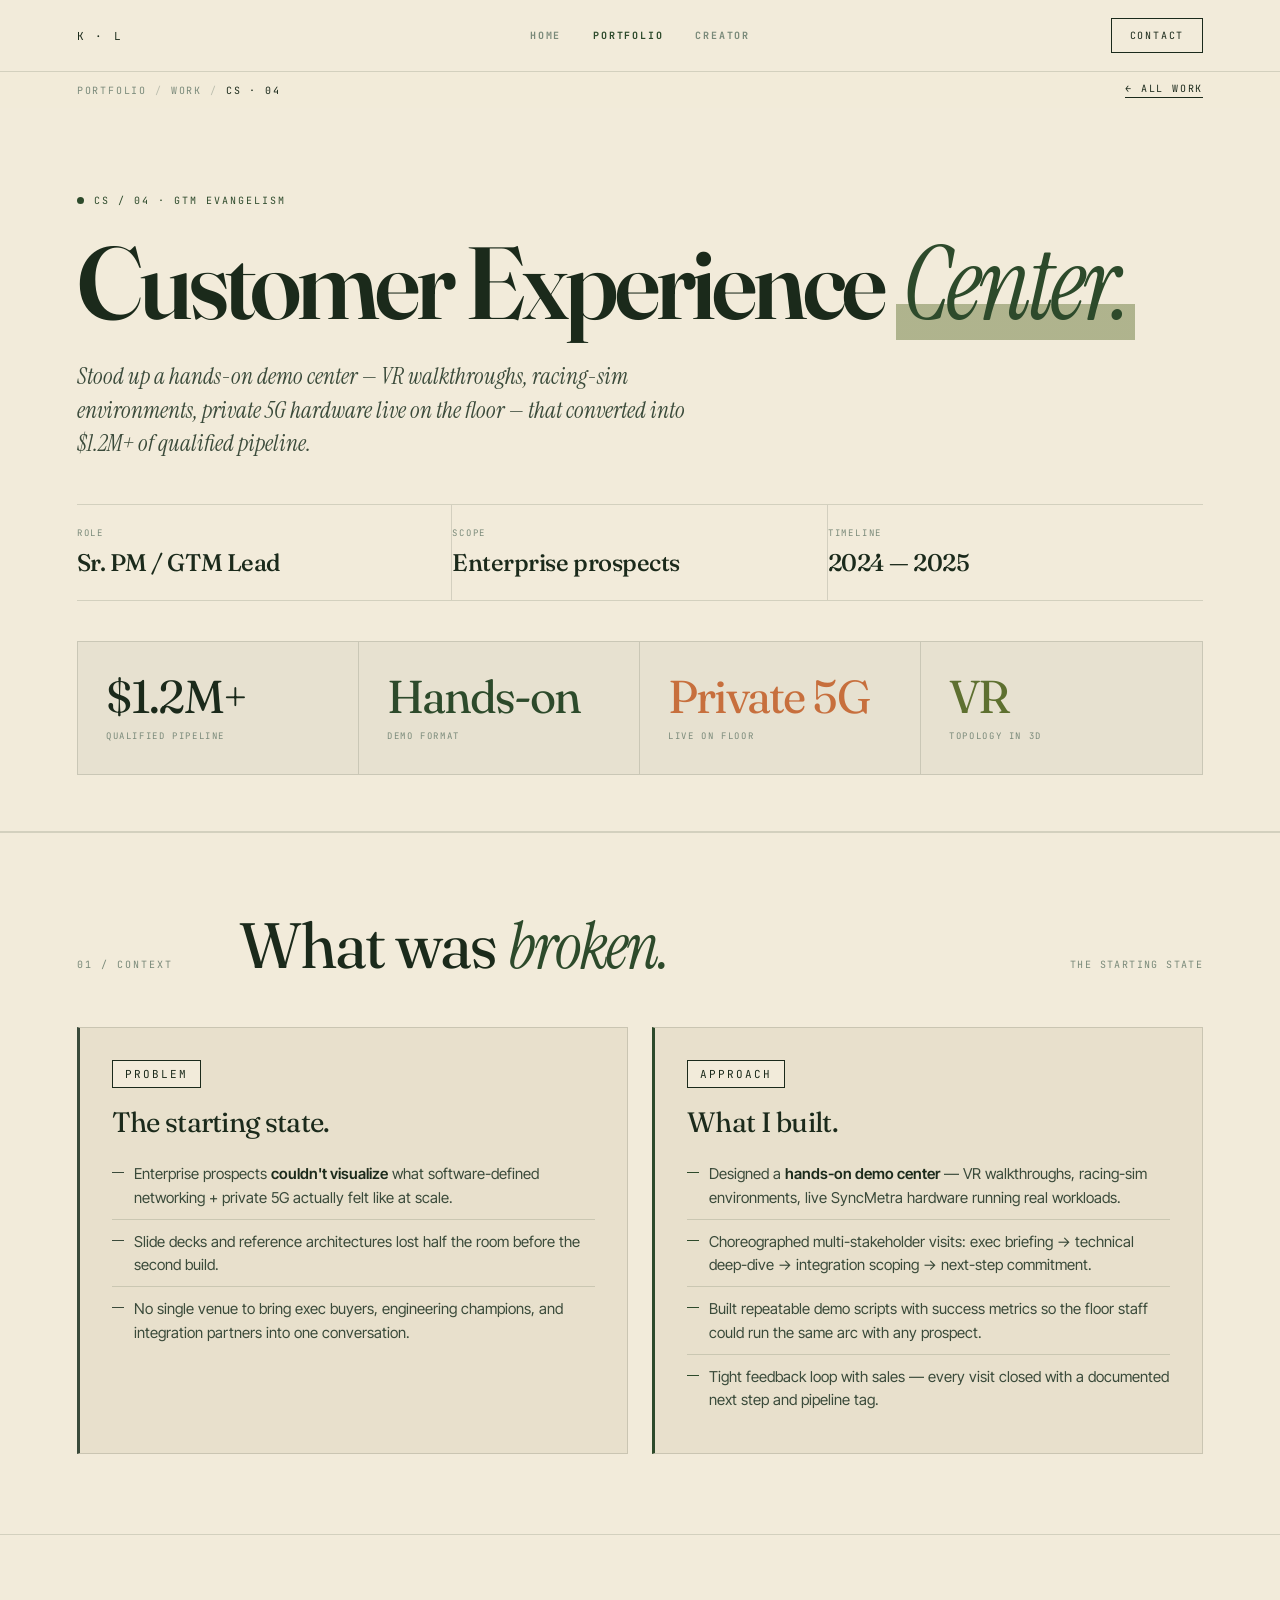
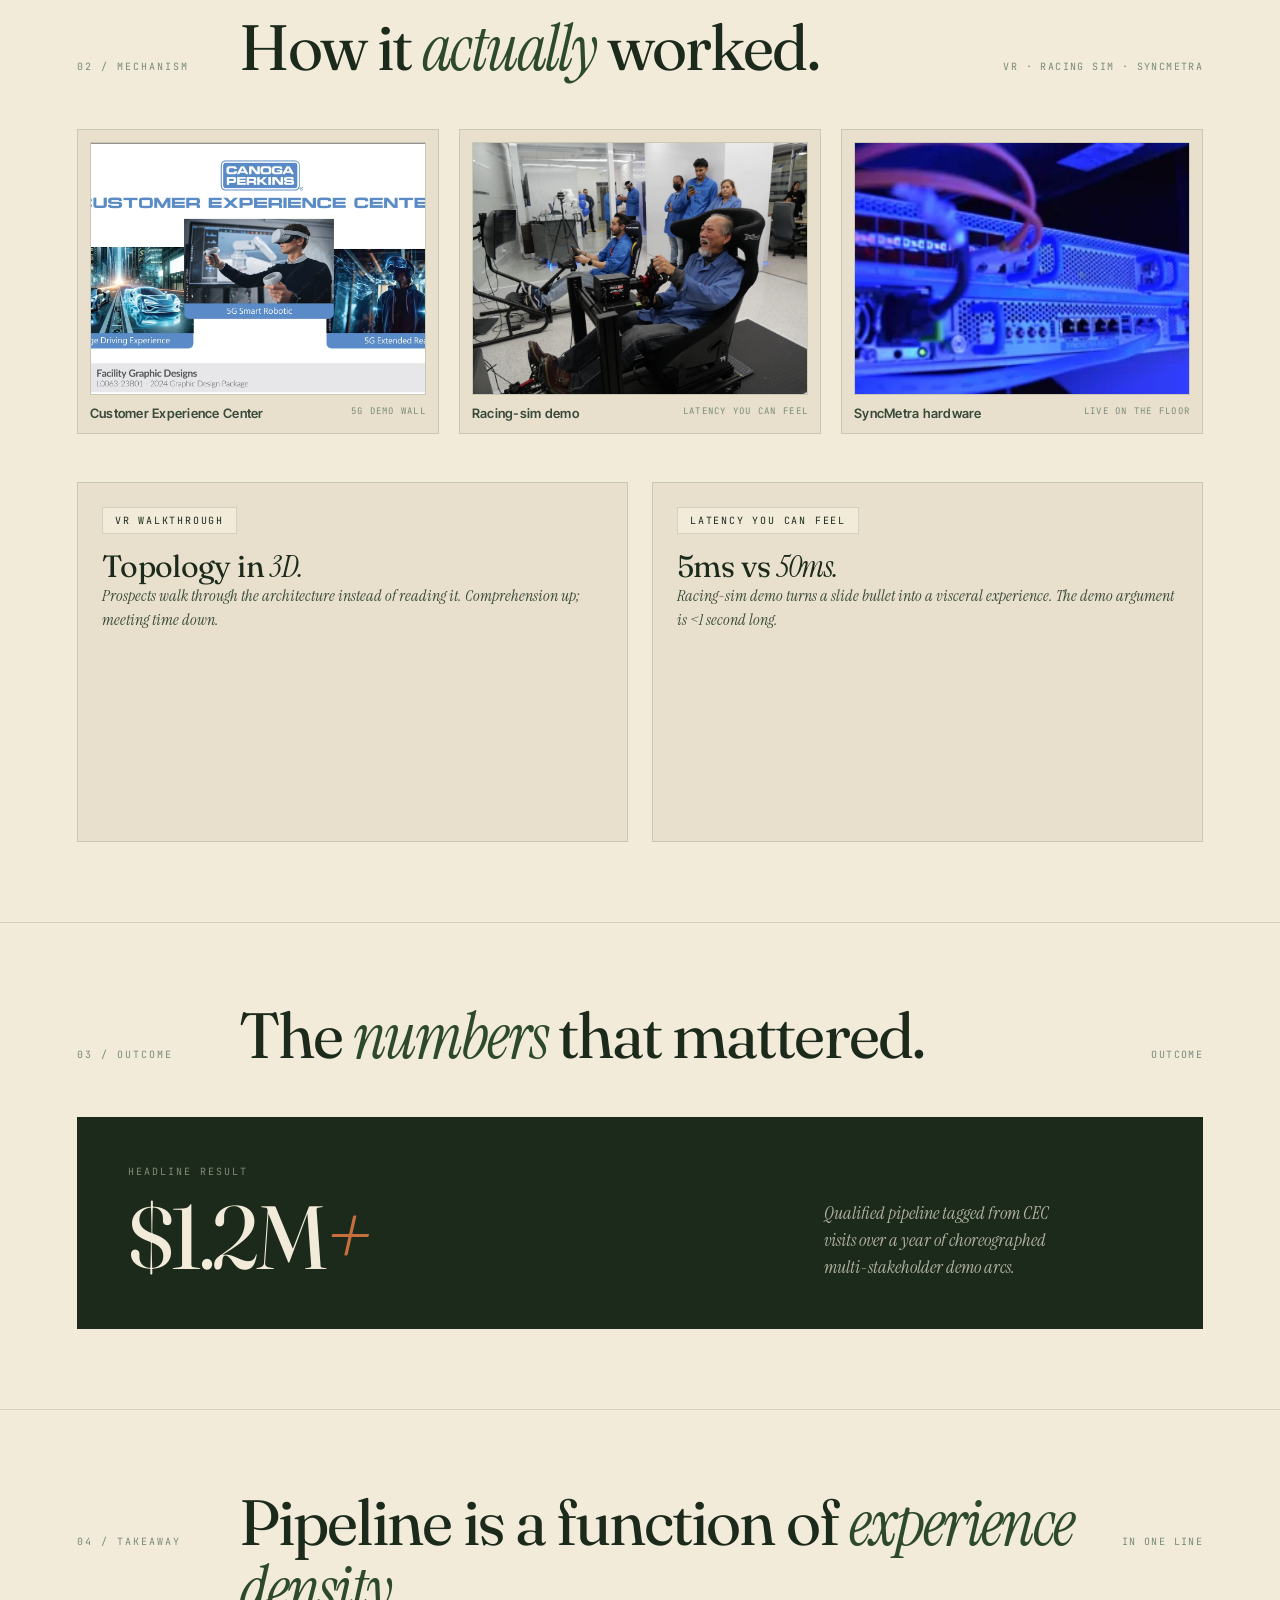
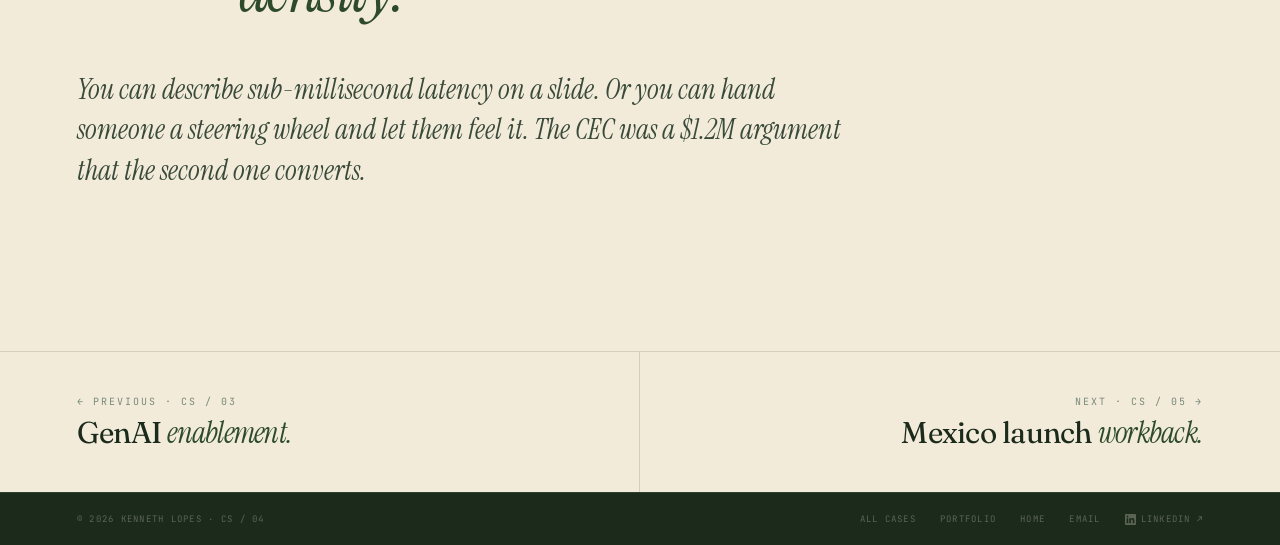
<file: cases/cs04-experience-center.html>
<!DOCTYPE html>
<html lang="en">
<head>
  <meta charset="UTF-8" />
  <meta name="viewport" content="width=device-width, initial-scale=1.0, viewport-fit=cover" />
  <meta name="theme-color" content="#F2EBDA" />
  <meta name="apple-mobile-web-app-capable" content="yes" />
  <meta name="apple-mobile-web-app-status-bar-style" content="default" />
  <meta name="apple-mobile-web-app-title" content="K · L" />
  <title>CS / 04 — Customer Experience Center launch · Kenneth Lopes</title>
  <link rel="stylesheet" href="/tokens.css" />
  <meta name="description" content="Stood up a hands-on demo center — VR walkthroughs, racing-sim environments, private 5G hardware live on the floor — that converted into $1.2M+ of qualified pipeline." />
  <meta property="og:title" content="CS / 04 — Customer Experience Center launch" />
  <meta property="og:description" content="Stood up a hands-on demo center — VR walkthroughs, racing-sim environments, private 5G hardware live on the floor — that converted into $1.2M+ of qualified pipeline." />
  <meta property="og:image" content="https://kennethlopes.com/assets/og-portfolio.jpg" />
  <meta property="og:type" content="article" />
  <meta name="twitter:card" content="summary_large_image" />
  <link rel="icon" href="/assets/favicon.ico" />
  <link rel="preconnect" href="https://fonts.googleapis.com" />
  <link rel="preconnect" href="https://fonts.gstatic.com" crossorigin />
  <link href="https://fonts.googleapis.com/css2?family=Fraunces:ital,opsz,wght@0,9..144,300;0,9..144,400;0,9..144,500;0,9..144,600;0,9..144,700;1,9..144,400&family=Inter+Tight:wght@300;400;500;600;700&family=Instrument+Serif:ital@0;1&family=JetBrains+Mono:wght@400;500&display=swap" rel="stylesheet" />
  <link rel="stylesheet" href="case.css" />
  <link rel="stylesheet" href="../mobile.css" />
</head>
<body data-palette="pro">

<div class="nav-stack">
<nav class="topnav" aria-label="Main navigation">
  <div class="topnav-inner">
    <a class="topnav-brand" href="../index.html">K · L</a>
    <div class="topnav-links">
      <a class="topnav-link" href="../index.html">Home</a>
      <a class="topnav-link is-active" href="../portfolio.html">Portfolio</a>
      <a class="topnav-link" href="../media-kit.html">Creator</a>
    </div>
    <a class="topnav-cta" href="mailto:klopes23@gmail.com?subject=Let's connect">Contact</a>
  </div>
</nav>
<nav class="subnav" aria-label="Breadcrumb">
  <div class="subnav-inner">
    <div class="subnav-trail">
      <a href="../portfolio.html">Portfolio</a>
      <span class="sep">/</span>
      <a href="../portfolio.html#work">Work</a>
      <span class="sep">/</span>
      <span class="current">CS · 04</span>
    </div>
    <a class="subnav-back" href="../portfolio.html#work">← All work</a>
  </div>
</nav>
</div>

<section class="cs-hero">
  <div class="wrap">
    <div class="cs-hero-eyebrow">CS / 04 · GTM Evangelism</div>
    <h1 class="cs-hero-title">Customer Experience <em>Center.</em></h1>
    <p class="cs-hero-sub">Stood up a hands-on demo center — VR walkthroughs, racing-sim environments, private 5G hardware live on the floor — that converted into $1.2M+ of qualified pipeline.</p>
    <dl class="cs-hero-meta">
      <div><dt>Role</dt><dd>Sr. PM / GTM Lead</dd></div>
      <div><dt>Scope</dt><dd>Enterprise prospects</dd></div>
      <div><dt>Timeline</dt><dd>2024 — 2025</dd></div>
    </dl>

    <div class="cs-stats">
      <div class="cs-stats-inner">
        <div class="cs-stat-cell"><div class="cs-stat-num cs-stat-num--ink">$1.2M+</div><div class="cs-stat-desc">Qualified pipeline</div></div><div class="cs-stat-cell"><div class="cs-stat-num cs-stat-num--accent">Hands-on</div><div class="cs-stat-desc">Demo format</div></div><div class="cs-stat-cell"><div class="cs-stat-num cs-stat-num--pop">Private 5G</div><div class="cs-stat-desc">Live on floor</div></div><div class="cs-stat-cell"><div class="cs-stat-num cs-stat-num--olive">VR</div><div class="cs-stat-desc">Topology in 3D</div></div>
      </div>
    </div>
  </div>
</section>

<section class="cs-section">
  <div class="wrap">
    <div class="cs-section-header">
      <span class="cs-section-eyebrow">01 / Context</span>
      <h2 class="cs-section-heading">What was <em>broken.</em></h2>
      <span class="cs-section-meta">The starting state</span>
    </div>
    <div class="ps-split">
      <div class="ps-card ps-card--problem">
        <span class="cs-tag">Problem</span>
        <h3>The starting state.</h3>
        <ul><li>Enterprise prospects <strong>couldn't visualize</strong> what software-defined networking + private 5G actually felt like at scale.</li><li>Slide decks and reference architectures lost half the room before the second build.</li><li>No single venue to bring exec buyers, engineering champions, and integration partners into one conversation.</li></ul>
      </div>
      <div class="ps-card ps-card--solution">
        <span class="cs-tag">Approach</span>
        <h3>What I built.</h3>
        <ul><li>Designed a <strong>hands-on demo center</strong> — VR walkthroughs, racing-sim environments, live SyncMetra hardware running real workloads.</li><li>Choreographed multi-stakeholder visits: exec briefing → technical deep-dive → integration scoping → next-step commitment.</li><li>Built repeatable demo scripts with success metrics so the floor staff could run the same arc with any prospect.</li><li>Tight feedback loop with sales — every visit closed with a documented next step and pipeline tag.</li></ul>
      </div>
    </div>
  </div>
</section>

<section class="cs-section">
  <div class="wrap">
    <div class="cs-section-header">
      <span class="cs-section-eyebrow">02 / Mechanism</span>
      <h2 class="cs-section-heading">How it <em>actually</em> worked.</h2>
      <span class="cs-section-meta">VR · Racing sim · SyncMetra</span>
    </div>
    <div class="cs-gallery">
  <div class="cs-gallery-frame">
    <picture>
      <source type="image/webp" srcset="../assets/cs04-experience-center.webp">
      <img src="../assets/cs04-experience-center.jpg" alt="Canoga Perkins Customer Experience Center hero panel — 5G Edge Driving · Smart Robotic · Extended Reality" loading="lazy" width="1800" height="919" />
    </picture>
    <div class="cs-gallery-cap"><strong>Customer Experience Center</strong><span>5G demo wall</span></div>
  </div>
  <div class="cs-gallery-frame">
    <picture>
      <source type="image/webp" srcset="../assets/cs04-racing-sim.webp">
      <img src="../assets/cs04-racing-sim.jpg" alt="Racing-sim demo for low-latency networking" loading="lazy" />
    </picture>
    <div class="cs-gallery-cap"><strong>Racing-sim demo</strong><span>latency you can feel</span></div>
  </div>
  <div class="cs-gallery-frame">
    <picture>
      <source type="image/webp" srcset="../assets/cs04-syncmetra.webp">
      <img src="../assets/cs04-syncmetra.jpg" alt="SyncMetra hardware rack" loading="lazy" width="1600" height="848" />
    </picture>
    <div class="cs-gallery-cap"><strong>SyncMetra hardware</strong><span>live on the floor</span></div>
  </div>
</div>

<div class="cs-grid-2" style="margin-top:48px;">
  <div class="cs-chart-card">
    <span class="cs-chart-card-tag">VR walkthrough</span>
    <h4>Topology in <em>3D.</em></h4>
    <p style="font-family:var(--font-italic);font-style:italic;font-size:16px;line-height:1.5;color:var(--ink-2);">
      Prospects walk through the architecture instead of reading it. Comprehension up; meeting time down.
    </p>
  </div>
  <div class="cs-chart-card">
    <span class="cs-chart-card-tag">Latency you can feel</span>
    <h4>5ms vs <em>50ms.</em></h4>
    <p style="font-family:var(--font-italic);font-style:italic;font-size:16px;line-height:1.5;color:var(--ink-2);">
      Racing-sim demo turns a slide bullet into a visceral experience. The demo argument is &lt;1 second long.
    </p>
  </div>
</div>
  </div>
</section>

<section class="cs-section">
  <div class="wrap">
    <div class="cs-section-header">
      <span class="cs-section-eyebrow">03 / Outcome</span>
      <h2 class="cs-section-heading">The <em>numbers</em> that mattered.</h2>
      <span class="cs-section-meta">Outcome</span>
    </div>

    <div class="perf-strip">
      <div>
        <div class="perf-strip-eyebrow">Headline result</div>
        <div class="perf-strip-num">$1.2M<em>+</em></div>
      </div>
      <p class="perf-strip-cap">Qualified pipeline tagged from CEC visits over a year of choreographed multi-stakeholder demo arcs.</p>
    </div>
  </div>
</section>

<section class="cs-section">
  <div class="wrap">
    <div class="cs-section-header">
      <span class="cs-section-eyebrow">04 / Takeaway</span>
      <h2 class="cs-section-heading">Pipeline is a function of <em>experience density.</em></h2>
      <span class="cs-section-meta">In one line</span>
    </div>
    <p style="font-family:var(--font-italic); font-style:italic; font-size:clamp(20px, 2.4vw, 28px); line-height:1.45; color:var(--ink-2); max-width:60ch; margin-top:8px;">
      You can describe sub-millisecond latency on a slide. Or you can hand someone a steering wheel and let them feel it. The CEC was a $1.2M argument that the second one converts.
    </p>
  </div>
</section>

<nav class="foot-nav" aria-label="Case study navigation">
  <a class="foot-nav-cell" href="cs03-genai-enablement.html"><span class="foot-nav-dir">← Previous · CS / 03</span><span class="foot-nav-title">GenAI <em>enablement.</em></span></a>
  <a class="foot-nav-cell" href="cs05-mexico-launch.html"><span class="foot-nav-dir">Next · CS / 05 →</span><span class="foot-nav-title">Mexico launch <em>workback.</em></span></a>
</nav>

<footer class="foot">
  <div class="foot-inner">
    <span>© 2026 Kenneth Lopes · CS / 04</span>
    <nav>
      <a href="../portfolio.html#work">All cases</a>
      <a href="../portfolio.html">Portfolio</a>
      <a href="../index.html">Home</a>
      <a href="mailto:klopes23@gmail.com">Email</a>
      <a href="https://linkedin.com/in/kennethlopes" target="_blank" rel="noopener" style="display:inline-flex;align-items:center;"><svg viewBox="0 0 24 24" fill="currentColor" aria-hidden="true" style="width:11px;height:11px;display:inline-block;vertical-align:-1px;margin-right:5px;"><path d="M20.45 20.45h-3.55v-5.57c0-1.33-.02-3.04-1.85-3.04-1.85 0-2.13 1.45-2.13 2.94v5.67H9.37V9h3.41v1.56h.05c.47-.9 1.63-1.85 3.36-1.85 3.6 0 4.26 2.37 4.26 5.45v6.29zM5.34 7.43a2.06 2.06 0 1 1 0-4.12 2.06 2.06 0 0 1 0 4.12zM7.12 20.45H3.56V9h3.56v11.45zM22.22 0H1.77C.79 0 0 .77 0 1.72v20.56C0 23.23.79 24 1.77 24h20.45c.98 0 1.78-.77 1.78-1.72V1.72C24 .77 23.2 0 22.22 0z"/></svg>LinkedIn ↗</a>
    </nav>
  </div>
</footer>

<script src="../mobile.js" defer></script>
</body>
</html>
</file>
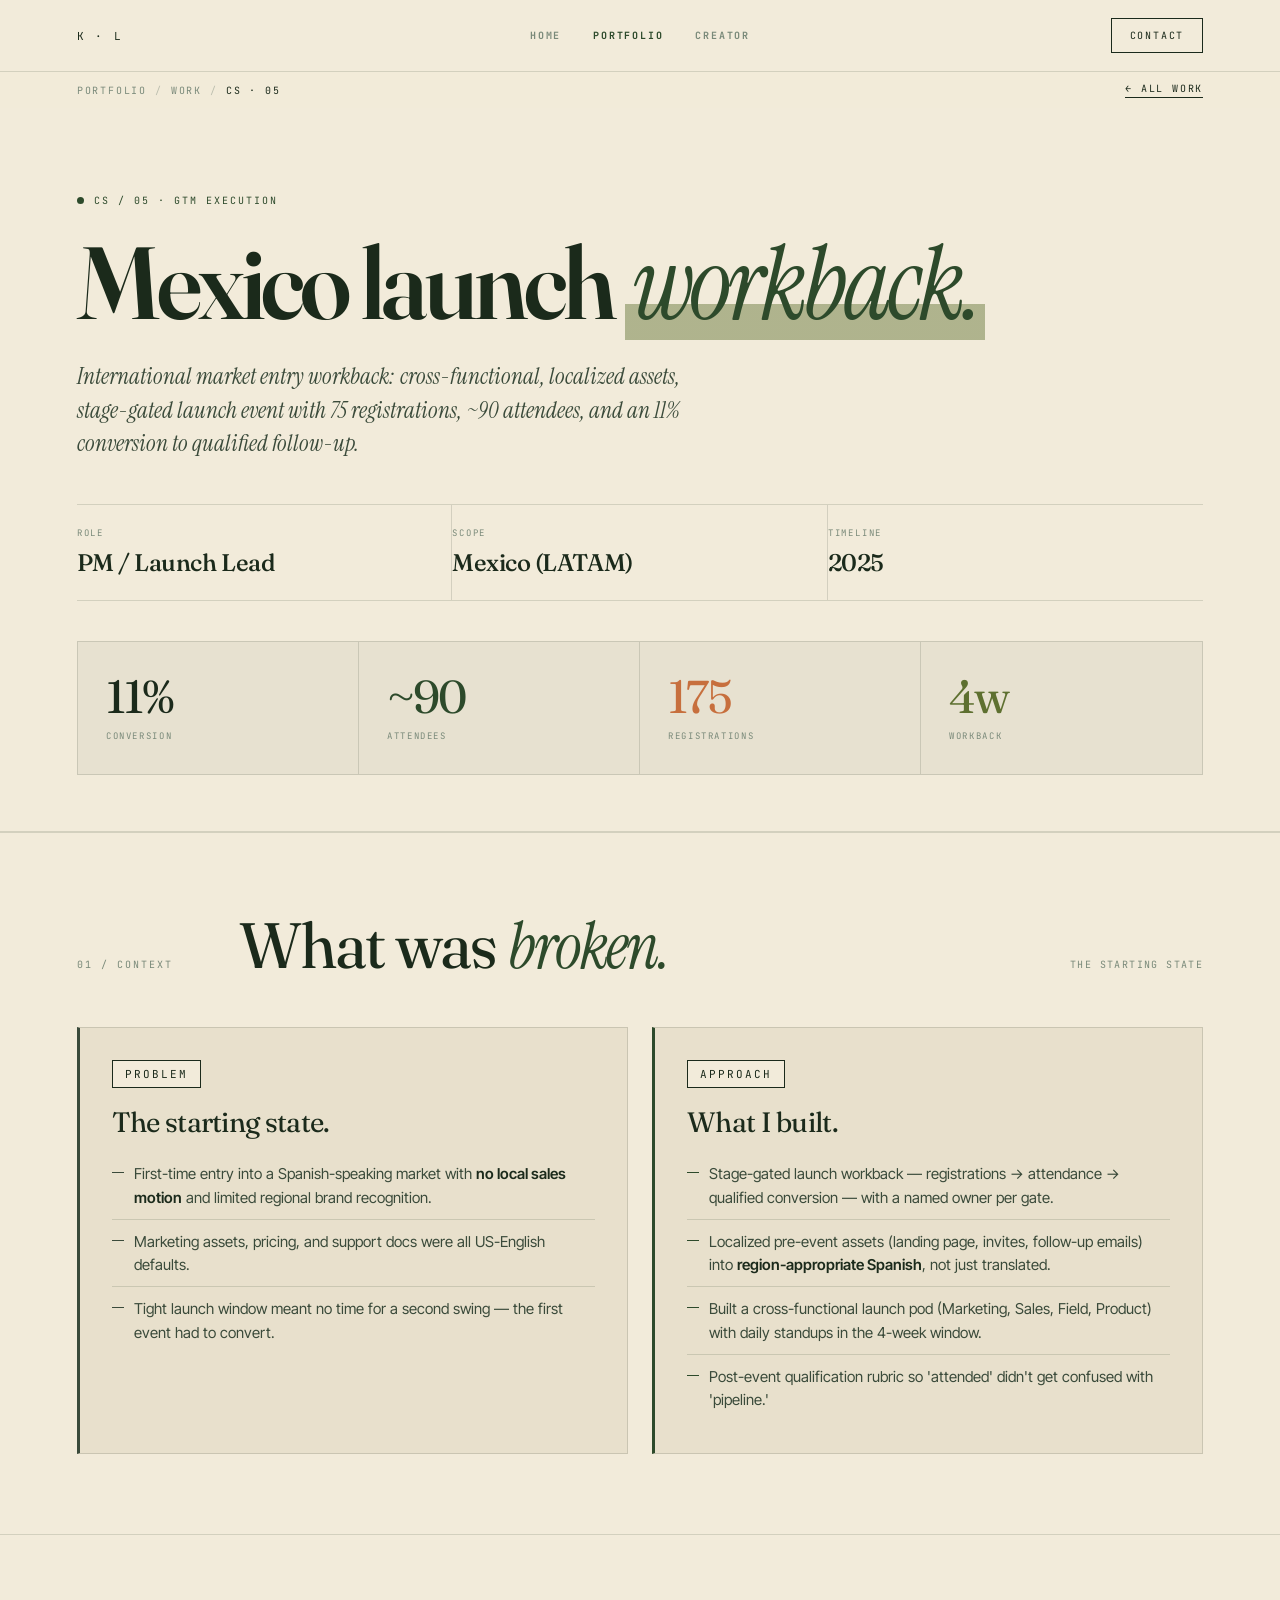
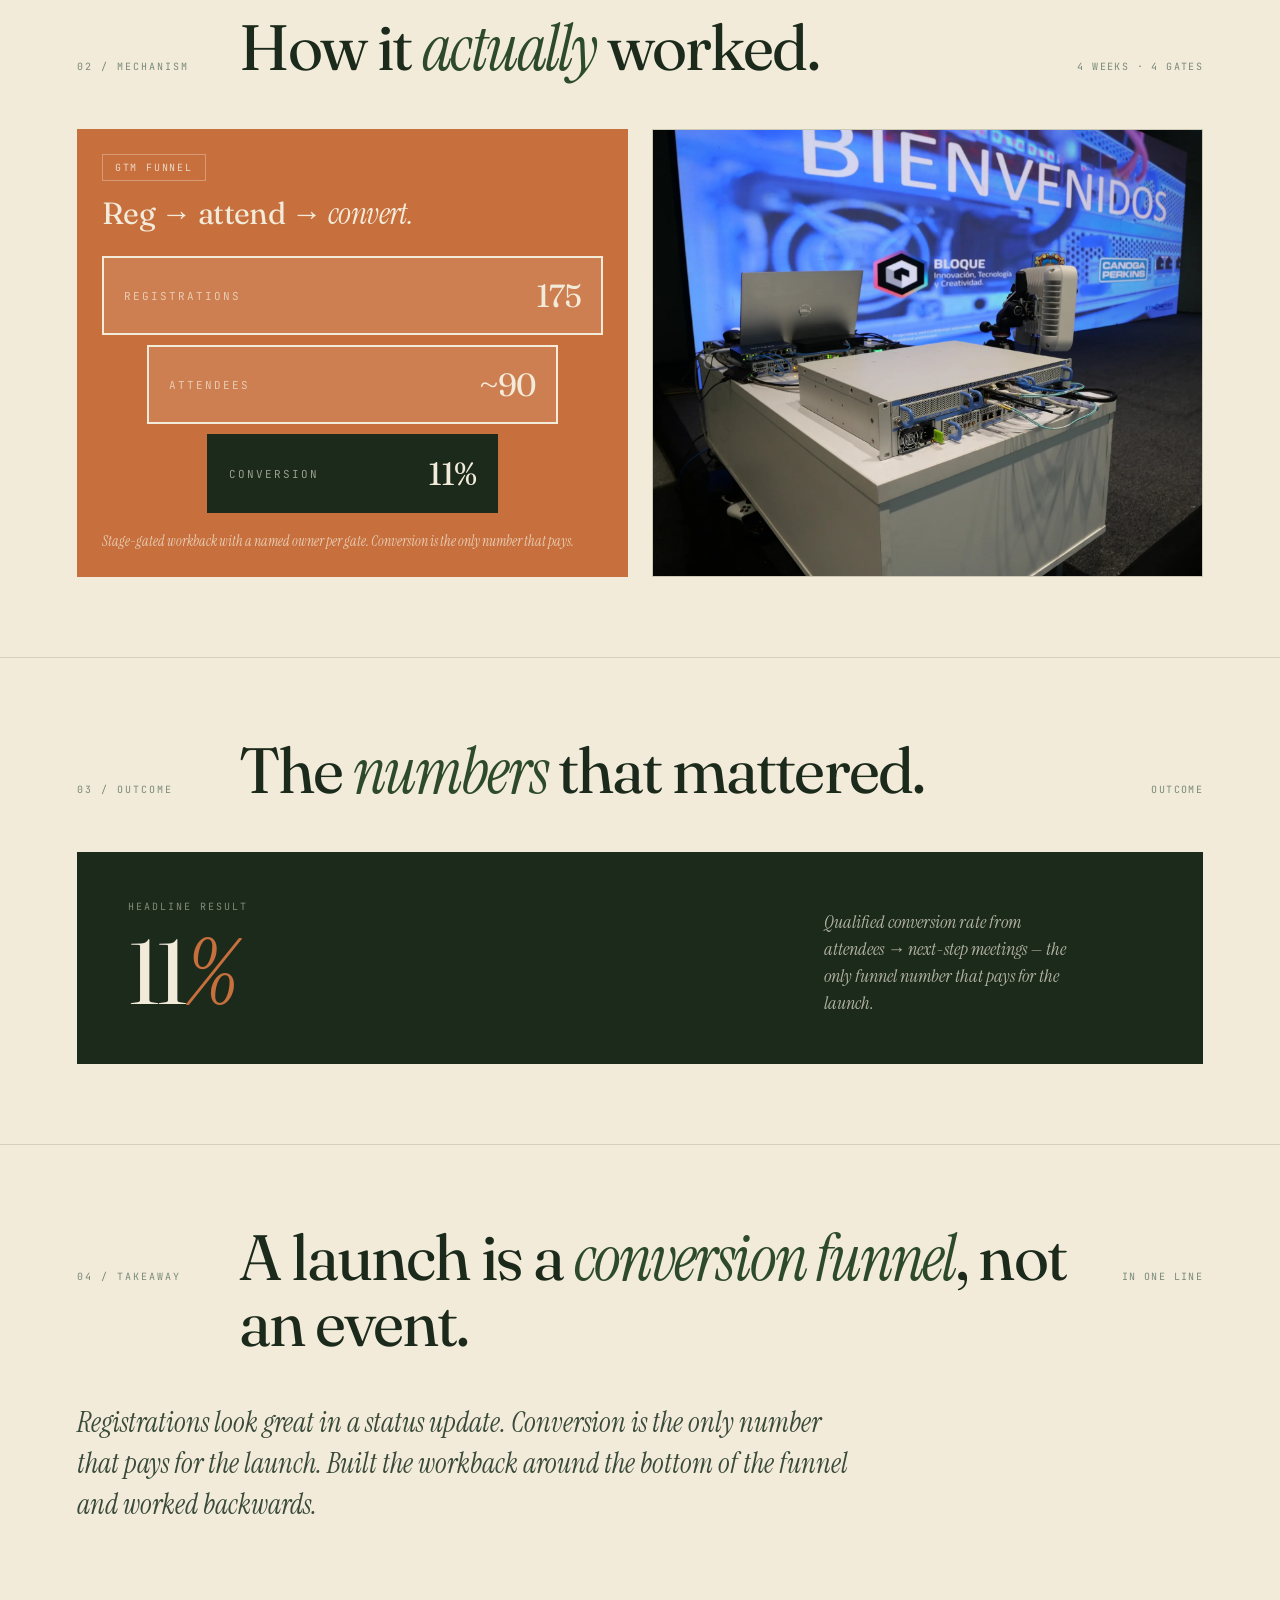
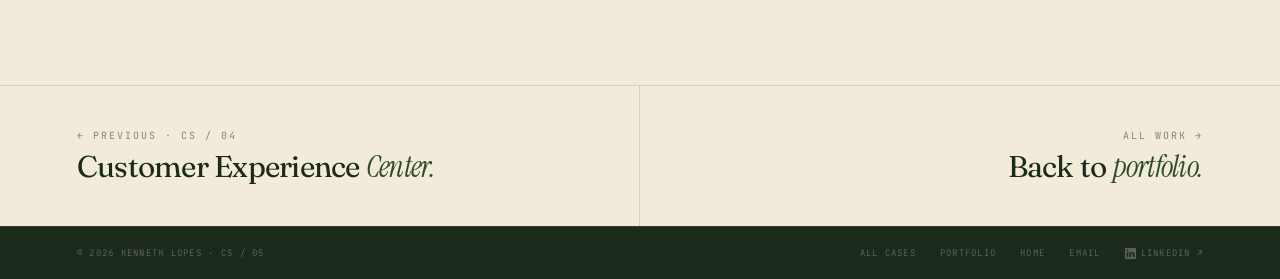
<file: cases/cs05-mexico-launch.html>
<!DOCTYPE html>
<html lang="en">
<head>
  <meta charset="UTF-8" />
  <meta name="viewport" content="width=device-width, initial-scale=1.0, viewport-fit=cover" />
  <meta name="theme-color" content="#F2EBDA" />
  <meta name="apple-mobile-web-app-capable" content="yes" />
  <meta name="apple-mobile-web-app-status-bar-style" content="default" />
  <meta name="apple-mobile-web-app-title" content="K · L" />
  <title>CS / 05 — Mexico GTM launch · Kenneth Lopes</title>
  <link rel="stylesheet" href="/tokens.css" />
  <meta name="description" content="International market entry workback: cross-functional, localized assets, stage-gated launch event with 75 registrations, ~90 attendees, and an 11% conversion to qualified follow-up." />
  <meta property="og:title" content="CS / 05 — Mexico GTM launch" />
  <meta property="og:description" content="International market entry workback: cross-functional, localized assets, stage-gated launch event with 75 registrations, ~90 attendees, and an 11% conversion to qualified follow-up." />
  <meta property="og:image" content="https://kennethlopes.com/assets/og-portfolio.jpg" />
  <meta property="og:type" content="article" />
  <meta name="twitter:card" content="summary_large_image" />
  <link rel="icon" href="/assets/favicon.ico" />
  <link rel="preconnect" href="https://fonts.googleapis.com" />
  <link rel="preconnect" href="https://fonts.gstatic.com" crossorigin />
  <link href="https://fonts.googleapis.com/css2?family=Fraunces:ital,opsz,wght@0,9..144,300;0,9..144,400;0,9..144,500;0,9..144,600;0,9..144,700;1,9..144,400&family=Inter+Tight:wght@300;400;500;600;700&family=Instrument+Serif:ital@0;1&family=JetBrains+Mono:wght@400;500&display=swap" rel="stylesheet" />
  <link rel="stylesheet" href="case.css" />
  <link rel="stylesheet" href="../mobile.css" />
</head>
<body data-palette="pro">

<div class="nav-stack">
<nav class="topnav" aria-label="Main navigation">
  <div class="topnav-inner">
    <a class="topnav-brand" href="../index.html">K · L</a>
    <div class="topnav-links">
      <a class="topnav-link" href="../index.html">Home</a>
      <a class="topnav-link is-active" href="../portfolio.html">Portfolio</a>
      <a class="topnav-link" href="../media-kit.html">Creator</a>
    </div>
    <a class="topnav-cta" href="mailto:klopes23@gmail.com?subject=Let's connect">Contact</a>
  </div>
</nav>
<nav class="subnav" aria-label="Breadcrumb">
  <div class="subnav-inner">
    <div class="subnav-trail">
      <a href="../portfolio.html">Portfolio</a>
      <span class="sep">/</span>
      <a href="../portfolio.html#work">Work</a>
      <span class="sep">/</span>
      <span class="current">CS · 05</span>
    </div>
    <a class="subnav-back" href="../portfolio.html#work">← All work</a>
  </div>
</nav>
</div>

<section class="cs-hero">
  <div class="wrap">
    <div class="cs-hero-eyebrow">CS / 05 · GTM Execution</div>
    <h1 class="cs-hero-title">Mexico launch <em>workback.</em></h1>
    <p class="cs-hero-sub">International market entry workback: cross-functional, localized assets, stage-gated launch event with 75 registrations, ~90 attendees, and an 11% conversion to qualified follow-up.</p>
    <dl class="cs-hero-meta">
      <div><dt>Role</dt><dd>PM / Launch Lead</dd></div>
      <div><dt>Scope</dt><dd>Mexico (LATAM)</dd></div>
      <div><dt>Timeline</dt><dd>2025</dd></div>
    </dl>

    <div class="cs-stats">
      <div class="cs-stats-inner">
        <div class="cs-stat-cell"><div class="cs-stat-num cs-stat-num--ink">11%</div><div class="cs-stat-desc">Conversion</div></div><div class="cs-stat-cell"><div class="cs-stat-num cs-stat-num--accent">~90</div><div class="cs-stat-desc">Attendees</div></div><div class="cs-stat-cell"><div class="cs-stat-num cs-stat-num--pop">175</div><div class="cs-stat-desc">Registrations</div></div><div class="cs-stat-cell"><div class="cs-stat-num cs-stat-num--olive">4w</div><div class="cs-stat-desc">Workback</div></div>
      </div>
    </div>
  </div>
</section>

<section class="cs-section">
  <div class="wrap">
    <div class="cs-section-header">
      <span class="cs-section-eyebrow">01 / Context</span>
      <h2 class="cs-section-heading">What was <em>broken.</em></h2>
      <span class="cs-section-meta">The starting state</span>
    </div>
    <div class="ps-split">
      <div class="ps-card ps-card--problem">
        <span class="cs-tag">Problem</span>
        <h3>The starting state.</h3>
        <ul><li>First-time entry into a Spanish-speaking market with <strong>no local sales motion</strong> and limited regional brand recognition.</li><li>Marketing assets, pricing, and support docs were all US-English defaults.</li><li>Tight launch window meant no time for a second swing — the first event had to convert.</li></ul>
      </div>
      <div class="ps-card ps-card--solution">
        <span class="cs-tag">Approach</span>
        <h3>What I built.</h3>
        <ul><li>Stage-gated launch workback — registrations → attendance → qualified conversion — with a named owner per gate.</li><li>Localized pre-event assets (landing page, invites, follow-up emails) into <strong>region-appropriate Spanish</strong>, not just translated.</li><li>Built a cross-functional launch pod (Marketing, Sales, Field, Product) with daily standups in the 4-week window.</li><li>Post-event qualification rubric so 'attended' didn't get confused with 'pipeline.'</li></ul>
      </div>
    </div>
  </div>
</section>

<section class="cs-section">
  <div class="wrap">
    <div class="cs-section-header">
      <span class="cs-section-eyebrow">02 / Mechanism</span>
      <h2 class="cs-section-heading">How it <em>actually</em> worked.</h2>
      <span class="cs-section-meta">4 weeks · 4 gates</span>
    </div>
    <div class="cs-grid-2">
  <div class="cs-chart-card" style="background:var(--pop);color:var(--bg);border-color:var(--pop);">
    <span class="cs-chart-card-tag" style="background:transparent;color:rgba(242,235,218,0.85);border-color:rgba(242,235,218,0.35);">GTM funnel</span>
    <h4 style="color:var(--bg);">Reg → attend → <em>convert.</em></h4>
    <div style="display:flex;flex-direction:column;gap:10px;margin-top:24px;flex:1;justify-content:center;">
      <div style="display:flex;justify-content:space-between;align-items:center;border:2px solid var(--bg);padding:18px 20px;background:rgba(242,235,218,0.12);width:100%;">
        <span style="font-family:var(--font-mono);font-size:11px;letter-spacing:0.18em;text-transform:uppercase;color:rgba(242,235,218,0.7);">Registrations</span>
        <span style="font-family:var(--font-display);font-size:32px;font-weight:400;letter-spacing:-0.03em;color:var(--bg);">175</span>
      </div>
      <div style="display:flex;justify-content:space-between;align-items:center;border:2px solid var(--bg);padding:18px 20px;background:rgba(242,235,218,0.12);width:82%;align-self:center;">
        <span style="font-family:var(--font-mono);font-size:11px;letter-spacing:0.18em;text-transform:uppercase;color:rgba(242,235,218,0.7);">Attendees</span>
        <span style="font-family:var(--font-display);font-size:32px;font-weight:400;letter-spacing:-0.03em;color:var(--bg);">~90</span>
      </div>
      <div style="display:flex;justify-content:space-between;align-items:center;border:2px solid var(--ink);padding:18px 20px;background:var(--ink);width:58%;align-self:center;">
        <span style="font-family:var(--font-mono);font-size:11px;letter-spacing:0.18em;text-transform:uppercase;color:rgba(242,235,218,0.6);">Conversion</span>
        <span style="font-family:var(--font-display);font-size:32px;font-weight:400;letter-spacing:-0.03em;color:var(--bg);">11%</span>
      </div>
    </div>
    <p style="font-family:var(--font-italic);font-style:italic;font-size:14px;line-height:1.5;color:rgba(242,235,218,0.75);margin-top:auto;padding-top:18px;">
      Stage-gated workback with a named owner per gate. Conversion is the only number that pays.
    </p>
  </div>
  <div class="cs-chart-card" style="padding:0;overflow:hidden;position:relative;min-height:360px;">
    <picture style="position:absolute;inset:0;display:block;width:100%;height:100%;">
      <source type="image/webp" srcset="../assets/cs05-mexico-launch.webp">
      <img src="../assets/cs05-mexico-launch.jpg" alt="Onstage hardware demo at the SyncMetra LAAM launch — BIENVENIDOS · BLOQUE · CANOGA PERKINS backdrop" loading="lazy" width="1800" height="1350" style="position:absolute;inset:0;width:100%;height:100%;object-fit:cover;display:block;" />
    </picture>
  </div>
</div>
  </div>
</section>

<section class="cs-section">
  <div class="wrap">
    <div class="cs-section-header">
      <span class="cs-section-eyebrow">03 / Outcome</span>
      <h2 class="cs-section-heading">The <em>numbers</em> that mattered.</h2>
      <span class="cs-section-meta">Outcome</span>
    </div>

    <div class="perf-strip">
      <div>
        <div class="perf-strip-eyebrow">Headline result</div>
        <div class="perf-strip-num">11<em>%</em></div>
      </div>
      <p class="perf-strip-cap">Qualified conversion rate from attendees → next-step meetings — the only funnel number that pays for the launch.</p>
    </div>
  </div>
</section>

<section class="cs-section">
  <div class="wrap">
    <div class="cs-section-header">
      <span class="cs-section-eyebrow">04 / Takeaway</span>
      <h2 class="cs-section-heading">A launch is a <em>conversion funnel</em>, not an event.</h2>
      <span class="cs-section-meta">In one line</span>
    </div>
    <p style="font-family:var(--font-italic); font-style:italic; font-size:clamp(20px, 2.4vw, 28px); line-height:1.45; color:var(--ink-2); max-width:60ch; margin-top:8px;">
      Registrations look great in a status update. Conversion is the only number that pays for the launch. Built the workback around the bottom of the funnel and worked backwards.
    </p>
  </div>
</section>

<nav class="foot-nav" aria-label="Case study navigation">
  <a class="foot-nav-cell" href="cs04-experience-center.html"><span class="foot-nav-dir">← Previous · CS / 04</span><span class="foot-nav-title">Customer Experience <em>Center.</em></span></a>
  <a class="foot-nav-cell" href="../portfolio.html#work"><span class="foot-nav-dir">All work →</span><span class="foot-nav-title">Back to <em>portfolio.</em></span></a>
</nav>

<footer class="foot">
  <div class="foot-inner">
    <span>© 2026 Kenneth Lopes · CS / 05</span>
    <nav>
      <a href="../portfolio.html#work">All cases</a>
      <a href="../portfolio.html">Portfolio</a>
      <a href="../index.html">Home</a>
      <a href="mailto:klopes23@gmail.com">Email</a>
      <a href="https://linkedin.com/in/kennethlopes" target="_blank" rel="noopener" style="display:inline-flex;align-items:center;"><svg viewBox="0 0 24 24" fill="currentColor" aria-hidden="true" style="width:11px;height:11px;display:inline-block;vertical-align:-1px;margin-right:5px;"><path d="M20.45 20.45h-3.55v-5.57c0-1.33-.02-3.04-1.85-3.04-1.85 0-2.13 1.45-2.13 2.94v5.67H9.37V9h3.41v1.56h.05c.47-.9 1.63-1.85 3.36-1.85 3.6 0 4.26 2.37 4.26 5.45v6.29zM5.34 7.43a2.06 2.06 0 1 1 0-4.12 2.06 2.06 0 0 1 0 4.12zM7.12 20.45H3.56V9h3.56v11.45zM22.22 0H1.77C.79 0 0 .77 0 1.72v20.56C0 23.23.79 24 1.77 24h20.45c.98 0 1.78-.77 1.78-1.72V1.72C24 .77 23.2 0 22.22 0z"/></svg>LinkedIn ↗</a>
    </nav>
  </div>
</footer>

<script src="../mobile.js" defer></script>
</body>
</html>
</file>
<file: tokens.css>
/* tokens.css — shared design tokens for kennethlopes.com
   Drop into every page (link before page-specific styles). One source of truth
   for type scale, stat-card variants, image standards, palette pills.

   Two palettes coexist (pro + creator). Pages declare which one they're on
   via <body data-palette="pro"> or <body data-palette="creator">. Defaults to pro. */

:root {
  /* ────────── Type ────────── */
  --font-display: 'Fraunces', Georgia, serif;
  --font-italic:  'Instrument Serif', Georgia, serif;
  --font-body:    'Inter Tight', system-ui, sans-serif;
  --font-mono:    'JetBrains Mono', ui-monospace, monospace;

  /* Three display tiers — used EVERYWHERE on every page */
  --display-hero:    clamp(60px, 8.5vw, 110px);   /* page H1: portfolio, media kit, experience */
  --display-section: clamp(36px, 4.5vw, 56px);    /* section H2: "Selected work", "Where the audience lives" */
  --display-card:    clamp(22px, 2.2vw, 28px);    /* card H3: case study titles, pillar titles, role titles */

  /* Letter spacing per tier */
  --ls-hero: -0.04em;
  --ls-section: -0.03em;
  --ls-card: -0.02em;

  /* Line height per tier */
  --lh-hero: 0.92;
  --lh-section: 1;
  --lh-card: 1.05;

  /* Mono kicker — stays the same everywhere */
  --mono-kicker-size: 10px;
  --mono-kicker-track: 0.22em;

  /* ────────── Palette · Pro (default) ────────── */
  --bg:       #F2EBDA;
  --bg-2:     #E8E0CC;
  --cream:    #FAF6EA;
  --ink:      #1B2A1B;
  --ink-2:    #3A4A3A;
  --muted:    #7A8A7A;
  --line:     rgba(27,42,27,0.14);
  --accent:   #C76F3D;   /* terracotta */
  --accent-2: #5E7030;   /* olive — shadow color */
  --forest:   #2D4A2B;
  --pop:      #D9B65A;   /* mustard */
  --on-ink:   #F2EBDA;
}

body[data-palette="creator"] {
  --bg:       #F4ECDD;
  --bg-2:     #EAD9BD;
  --cream:    #FBF5E8;
  --ink:      #2A1A12;
  --ink-2:    #4A2E20;
  --muted:    #6B5648;
  --line:     rgba(42,26,18,0.16);
  --accent:   #C25A2E;   /* terracotta-creator */
  --accent-2: #E8985A;   /* peach — shadow color */
  --forest:   #4A5F2E;   /* used sparingly on creator side */
  --pop:      #D9B65A;
  --on-ink:   #FBF5E8;
}

/* ════════════════════════════════════════════════════════════════
   FIX 1 · Type system
   Use these classes (or copy the rules) instead of bespoke font-size on each page.
   ════════════════════════════════════════════════════════════════ */
/* v4: !important on properties so helper classes WIN over page-level
   styles. Without this they're no-ops on pages with their own h1/h2/h3
   declarations (which is every page). Trade-off is a small maintenance
   cost (utility classes always shout), but the consistency win is the
   whole point of the layer. */
.t-hero {
  font-family: var(--font-display) !important;
  font-weight: 600 !important;
  font-size: var(--display-hero) !important;
  line-height: var(--lh-hero) !important;
  letter-spacing: var(--ls-hero) !important;
  color: var(--ink);
  margin: 0;
}
.t-hero em {
  font-family: var(--font-italic) !important;
  font-style: italic !important;
  font-weight: 400 !important;
  color: var(--accent);
}
.t-section {
  font-family: var(--font-display) !important;
  font-weight: 400 !important;
  font-size: var(--display-section) !important;
  line-height: var(--lh-section) !important;
  letter-spacing: var(--ls-section) !important;
  color: var(--ink);
  margin: 0;
}
.t-section em {
  font-family: var(--font-italic) !important;
  font-style: italic !important;
  color: var(--accent);
}
.t-card {
  font-family: var(--font-display) !important;
  font-weight: 500 !important;
  font-size: var(--display-card) !important;
  line-height: var(--lh-card) !important;
  letter-spacing: var(--ls-card) !important;
  color: var(--ink);
  margin: 0;
}
.t-kicker {
  font-family: var(--font-mono) !important;
  font-weight: 600 !important;
  font-size: var(--mono-kicker-size) !important;
  letter-spacing: var(--mono-kicker-track) !important;
  text-transform: uppercase !important;
  color: var(--muted);
}
.t-tagline {
  font-family: var(--font-italic);
  font-style: italic;
  font-size: clamp(16px, 1.6vw, 22px);
  line-height: 1.4;
  color: var(--ink-2);
  text-wrap: balance;
}

/* ════════════════════════════════════════════════════════════════
   FIX 2 · Stat card system — hero / card / chip
   ════════════════════════════════════════════════════════════════ */

/* ── Hero (1 per page) ── */
.stat-hero {
  background: var(--ink);
  color: var(--on-ink);
  padding: 22px 20px;
}
.stat-hero .lab {
  font-family: var(--font-mono);
  font-weight: 600;
  font-size: 9.5px;
  letter-spacing: 0.22em;
  text-transform: uppercase;
  color: var(--accent);
  margin-bottom: 8px;
}
.stat-hero .num {
  font-family: var(--font-display);
  font-weight: 600;
  font-size: clamp(48px, 6vw, 64px);
  line-height: 0.92;
  letter-spacing: -0.035em;
  font-variant-numeric: tabular-nums;
}
.stat-hero .num em {
  font-family: var(--font-italic);
  font-style: italic;
  font-weight: 400;
  color: var(--pop);
  margin-left: 2px;
}
.stat-hero .sub {
  margin-top: 6px;
  font-family: var(--font-body);
  font-size: 13px;
  color: rgba(255,255,255,0.7);
}

/* ── Card (3–8 per row) ── */
.stat-card {
  background: var(--cream);
  border: 1px solid var(--line);
  padding: 16px 14px;
}
.stat-card .lab {
  font-family: var(--font-mono);
  font-weight: 600;
  font-size: 9px;
  letter-spacing: 0.2em;
  text-transform: uppercase;
  color: var(--muted);
  margin-bottom: 6px;
}
.stat-card .num {
  font-family: var(--font-display);
  font-weight: 500;
  font-size: 30px;
  line-height: 1;
  letter-spacing: -0.025em;
  font-variant-numeric: tabular-nums;
  color: var(--ink);
}
.stat-card .sub {
  margin-top: 4px;
  font-family: var(--font-body);
  font-size: 11px;
  color: var(--muted);
}

/* Variants of stat-card */
.stat-card--accent  { background: var(--accent);  color: #fff; border: none; }
.stat-card--olive   { background: var(--accent-2); color: #fff; border: none; }
.stat-card--ink     { background: var(--ink);     color: var(--on-ink); border: none; }
.stat-card--accent .lab,
.stat-card--olive  .lab,
.stat-card--ink    .lab { color: rgba(255,255,255,0.78); }
.stat-card--ink    .lab { color: var(--pop); }
.stat-card--accent .num,
.stat-card--olive  .num,
.stat-card--ink    .num { color: inherit; }

/* ── Chip (tightest density) ── */
.stat-chip {
  background: var(--bg-2);
  padding: 12px 10px;
  text-align: center;
}
.stat-chip .num {
  font-family: var(--font-display);
  font-weight: 500;
  font-size: 22px;
  line-height: 1;
  letter-spacing: -0.02em;
  font-variant-numeric: tabular-nums;
  color: var(--ink);
}
.stat-chip .lab {
  margin-top: 4px;
  font-family: var(--font-mono);
  font-weight: 600;
  font-size: 8.5px;
  letter-spacing: 0.18em;
  text-transform: uppercase;
  color: var(--muted);
}

/* ════════════════════════════════════════════════════════════════
   FIX 3 · Image standard — palette-stepped border + shadow block
   ════════════════════════════════════════════════════════════════ */
.img-frame {
  position: relative;
  display: block;
}
.img-frame::before {
  content: '';
  position: absolute; inset: 0;
  background: var(--accent-2);   /* shadow color = palette accent-2 */
  transform: translate(6px, 6px);
  z-index: 0;
  transition: transform 0.35s ease;
}
.img-frame__inner {
  position: relative; z-index: 1;
  border: 1.5px solid var(--ink); /* border = palette ink */
  background: var(--bg-2);
  overflow: hidden;
}
.img-frame__inner img,
.img-frame__inner picture {
  width: 100%; height: 100%; display: block; object-fit: cover;
}
.img-frame:hover::before { transform: translate(10px, 10px); }

/* ════════════════════════════════════════════════════════════════
   FIX 4 · Topnav palette signal
   ════════════════════════════════════════════════════════════════ */
body[data-palette="pro"] .topnav { background: var(--bg); }
body[data-palette="creator"] .topnav {
  background: var(--cream);
  border-bottom-color: var(--line);
}

.nav-pill {
  display: inline-block; margin-left: 10px;
  padding: 4px 9px;
  font-family: var(--font-mono); font-weight: 600;
  font-size: 9px; letter-spacing: 0.18em; text-transform: uppercase;
  border-radius: 0;
}
body[data-palette="pro"] .nav-pill     { background: rgba(45,74,43,0.08);  color: var(--forest); }
body[data-palette="creator"] .nav-pill { background: rgba(194,90,46,0.12); color: var(--accent); }

/* Active link picks up palette accent */
body[data-palette="pro"]     .topnav-link.is-active { color: var(--forest); }
body[data-palette="creator"] .topnav-link.is-active { color: var(--accent); }

/* CTA on creator pages becomes brown-on-cream (inverse of pro: dark-on-cream).
   Need to override background too — page-level .topnav-cta sets background:
   var(--ink) which makes text invisible without this. */
body[data-palette="creator"] .topnav-cta {
  background: var(--cream) !important;
  color: var(--ink) !important;
  border: 1.5px solid var(--ink) !important;
}
body[data-palette="creator"] .topnav-cta:hover {
  background: var(--ink) !important;
  color: var(--cream) !important;
  border-color: var(--ink) !important;
}

/* ════════════════════════════════════════════════════════════════
   FIX 5 · Cross-page CTA pair
   Use at every terminal page (deck slide 7, media kit footer, last case study).
   ════════════════════════════════════════════════════════════════ */
.cta-pair {
  display: grid;
  grid-template-columns: 1fr 1fr;
  gap: 12px;
  margin-top: 32px;
}
.cta-card {
  padding: 22px 24px;
  display: flex; flex-direction: column; gap: 6px;
  text-decoration: none;
}
.cta-card .lab {
  font-family: var(--font-mono); font-weight: 600;
  font-size: 9.5px; letter-spacing: 0.22em; text-transform: uppercase;
}
.cta-card .title {
  font-family: var(--font-display); font-weight: 400;
  font-size: clamp(20px, 2.2vw, 26px);
  letter-spacing: -0.02em; line-height: 1.05;
}
.cta-card .title em {
  font-family: var(--font-italic); font-style: italic;
}
.cta-card--pro {
  background: #2D4A2B; color: #F2EBDA;
}
.cta-card--pro .lab { color: #D9B65A; }
.cta-card--pro .title em { color: #D9B65A; }
/* Creator card flipped to a warm cream surface with dark ink text so
   the pair reads as two visually contrasting tiles (forest vs cream)
   instead of two near-identical dark cards. */
.cta-card--creator {
  background: #FBF5E8; color: #2A1A12;
  border: 1.5px solid #2A1A12;
}
.cta-card--creator .lab { color: #C25A2E; }
.cta-card--creator .title em { color: #C25A2E; }

@media (max-width: 768px) {
  .cta-pair { grid-template-columns: 1fr; }
}
</file>
<file: mobile.css>
/* ───────────────────────────────────────────────────
   mobile.css — Linear / Notion mobile shell
   Loaded site-wide; only takes effect at <= 768px.
   ─────────────────────────────────────────────────── */

/* Hard-hide the JS-injected hamburger when the viewport is >768px
   (covers the case where the user rotates / resizes from mobile to desktop
    and mobile.js had already injected the .m-menu-btn into .topnav-inner) */
@media (min-width: 769px) {
  .m-menu-btn { display: none !important; }
  .m-sheet, .m-sheet-backdrop { display: none !important; }
}

@media (max-width: 768px) {

  :root {
    --m-bar-h: 52px;
    --m-pad: clamp(18px, 5vw, 24px);
    --m-radius: 14px;
    --m-tap: 44px;
  }

  html {
    -webkit-text-size-adjust: 100%;
    overscroll-behavior-y: none;
    /* v4: every page ends with a dark footer; matching the html bg prevents
       iOS from showing a cream gap when the address bar collapses or on overscroll. */
    background: #1B2A1B;
  }
  body {
    padding-top: env(safe-area-inset-top);
    padding-bottom: env(safe-area-inset-bottom);
    overflow-x: hidden;
    /* allow page bg to still show through where it's set on body */
    background-color: var(--bg, #F2EBDA);
  }

  /* ── App bar (replaces topnav layout, keeps element) ── */
  .topnav {
    position: sticky; top: 0; z-index: 200;
    background: rgba(242,235,218,0.88);
    backdrop-filter: saturate(160%) blur(18px);
    -webkit-backdrop-filter: saturate(160%) blur(18px);
    border-bottom: 1px solid rgba(31,42,31,0.08);
  }
  .topnav-inner {
    /* v4: single-row grid — brand | nav links | hamburger inline */
    display: grid !important;
    grid-template-columns: auto 1fr auto !important;
    grid-template-rows: auto !important;
    padding: 10px var(--m-pad) !important;
    align-items: center;
    gap: 12px !important;
  }
  .topnav-brand { font-size: 11px !important; grid-row: 1; grid-column: 1; }
  /* v4: nav-pill (A/Work, B/Creator) hidden on mobile — palette signal is a
     desktop affordance; on mobile the tight topnav doesn't have room and
     the pill adds clutter without payoff. */
  .topnav-brand .nav-pill { display: none !important; }
  /* Hamburger (injected by mobile.js) sits inline at the right */
  .m-menu-btn { grid-row: 1; grid-column: 3; }
  /* Nav links sit inline between brand and hamburger */
  .topnav-links {
    display: flex !important;
    grid-row: 1; grid-column: 2;
    align-items: center; justify-content: center;
    gap: 14px !important;
    padding-top: 0;
    border-top: none;
  }
  .topnav-link {
    font-family: 'JetBrains Mono', monospace !important;
    font-size: 9.5px !important; font-weight: 600 !important;
    letter-spacing: 0.18em !important; text-transform: uppercase !important;
    color: rgba(31,42,31,0.55) !important;
    text-decoration: none !important;
    padding: 4px 0 !important;
  }
  .topnav-link.is-active {
    color: var(--ms-ink, #1B2A1B) !important;
    border-bottom: 1.5px solid var(--ms-accent, #C76F3D);
  }
  /* Hide the Contact pill on mobile — it's redundant with the sheet menu and was wrapping to a 3rd row */
  .topnav-cta { display: none !important; }

  /* Hide separate subnav when present (Linear/Notion: no chrome) */
  .subnav { display: none !important; }

  /* Inject hamburger button (added by JS) */
  .m-menu-btn {
    width: var(--m-tap); height: var(--m-tap);
    display: inline-flex; align-items: center; justify-content: center;
    background: transparent; border: 1px solid rgba(31,42,31,0.12);
    border-radius: 999px;
    color: var(--ink, #1F2A1F);
    margin-left: 8px;
    transition: background 0.15s, border-color 0.15s;
  }
  .m-menu-btn:active { background: rgba(31,42,31,0.06); }
  .m-menu-btn svg { width: 18px; height: 18px; }

  /* ── Sheet (Notion-style slide-up modal) ── */
  .m-sheet-backdrop {
    position: fixed; inset: 0; z-index: 300;
    background: rgba(31,42,31,0.45);
    opacity: 0; pointer-events: none;
    transition: opacity 0.25s ease;
  }
  .m-sheet-backdrop.is-open { opacity: 1; pointer-events: auto; }
  .m-sheet {
    position: fixed; left: 0; right: 0; bottom: 0; z-index: 310;
    background: #FAF6EA;
    border-radius: 18px 18px 0 0;
    padding: 14px var(--m-pad) calc(28px + env(safe-area-inset-bottom));
    box-shadow: 0 -12px 40px rgba(31,42,31,0.18);
    transform: translateY(100%);
    transition: transform 0.32s cubic-bezier(.2,.7,.2,1);
    max-height: 78vh; overflow-y: auto;
    -webkit-overflow-scrolling: touch;
  }
  .m-sheet.is-open { transform: translateY(0); }
  .m-sheet-handle {
    width: 40px; height: 4px; border-radius: 2px;
    background: rgba(31,42,31,0.18);
    margin: 0 auto 18px;
  }
  .m-sheet-title {
    font-family: 'JetBrains Mono', monospace; font-size: 10px;
    letter-spacing: 0.2em; text-transform: uppercase;
    color: rgba(31,42,31,0.5);
    margin-bottom: 14px;
  }
  .m-sheet a {
    display: flex; align-items: center; justify-content: space-between;
    padding: 16px 4px;
    font-family: 'Fraunces', Georgia, serif;
    font-size: 19px; font-weight: 500; letter-spacing: -0.01em;
    color: #1F2A1F;
    border-bottom: 1px solid rgba(31,42,31,0.08);
    text-decoration: none;
  }
  .m-sheet a:last-child { border-bottom: none; }
  .m-sheet a::after {
    content: '→';
    font-family: 'Inter Tight', system-ui, sans-serif;
    font-size: 16px; color: rgba(31,42,31,0.35);
  }
  .m-sheet a:active { background: rgba(31,42,31,0.04); }

  /* lock body scroll when sheet open */
  body.m-sheet-open { overflow: hidden; touch-action: none; }

  /* ── Hero tightening ── */
  .hero, .cs-hero, .resume-header { padding-top: 32px !important; }
  .hero-name, .hero-name-italic { font-size: clamp(56px, 14vw, 80px) !important; }
  .cs-hero-title { font-size: clamp(40px, 10vw, 64px) !important; }

  /* ── Cards: rounded corners + press states (mobile-app feel) ── */
  .cs01-card, .cs02-card, .cs03-card, .cs04-card, .cs05-card,
  .ps-card, .content-card, .metric-tile, .stat-cell,
  .edu-banner, .cert-tile {
    border-radius: var(--m-radius);
  }
  .cs-link { -webkit-tap-highlight-color: transparent; }
  .cs-link:active { transform: scale(0.985); transition: transform 0.08s; }

  /* CS03 v2 redesign (handoff §12): both adoption label and +193% WAU
     pill are HTML overlays so they stay aligned. Adoption label sits
     above the pill, both inside the shaded region. */
  .cs03-peak-callout {
    top: 8px !important;
    right: 6% !important;
    font-size: 7.5px !important;
    padding: 3px 6px !important;
    letter-spacing: 0.16em !important;
  }
  .cs03-adopt-label {
    top: -10px !important;
    left: 64% !important;
    font-size: 8px !important;
    letter-spacing: 0.16em !important;
  }
  /* Mobile-only break in the cs03 head row */
  .cs03-mb-br { display: inline !important; }

  /* CS05 GTM funnel: on desktop the rows use margin-top:auto + translateY
     to anchor at card bottom. On mobile the card grows tall and that
     pushes the funnel into a sea of empty space. Anchor it up under the
     tag instead. */
  .cs05-rows {
    margin-top: 24px !important;
    transform: none !important;
  }

  /* Stat bars — full-width single column reads as iOS list */
  .stats-inner { border-radius: var(--m-radius); overflow: hidden; }

  /* Section spacing breathes a bit more on mobile */
  .work, .experience, .credentials, .skills, .creator, .contact,
  .cs-section { padding: 56px 0 !important; }

  /* Section header row stacks */
  .section-header-row {
    grid-template-columns: 1fr !important;
    gap: 8px !important;
    margin-bottom: 28px !important;
  }
  .section-meta { display: none; }

  /* Hide the page subnav on mobile — sheet replaces it */
  .nav-stack { position: sticky; top: 0; z-index: 200; }

  /* Footer compact */
  .footer-inner, .cs-footer-inner, .foot {
    flex-direction: column; gap: 10px; text-align: center;
  }

  /* Skill chips wrap nicely; tap targets bumped */
  .skill-chip { padding: 8px 14px; font-size: 11px; }

  /* Buttons → fuller width on mobile */
  .creator-kit-btn, .contact-cta, .download-btn, .cta-btn,
  .crumb-back {
    width: 100%; justify-content: center; padding: 14px 18px;
    border-radius: 999px;
  }
  .contact-ctas { flex-direction: column; }

  /* Smooth scroll snap on horizontal swipe lists (if present) */
  .stats-inner { scroll-snap-type: x mandatory; }

  /* Subtle card lift instead of hover (no hover on touch) */
  .door:active { transform: scale(0.98) !important; transition: transform 0.1s; }

  /* Crumb bar tighter */
  .crumb-inner { padding: 10px var(--m-pad) !important; }
  .crumb-back { width: auto; padding: 7px 12px; }

  /* Sheet swipe-down hint: drag-to-dismiss visual */
  .m-sheet-handle { cursor: grab; }
  .m-sheet-handle:active { cursor: grabbing; }

  /* ── Deck-specific mobile polish ── */
  .mobile-banner { padding-top: calc(8px + env(safe-area-inset-top, 0px)) !important; }
  .mobile-jumper { bottom: calc(16px + env(safe-area-inset-bottom, 0px)) !important; }
  .mobile-slide [class*="text-[clamp"] { word-wrap: break-word; overflow-wrap: break-word; }

  /* ── Dashboard mobile tightening ── */
  body > div .max-w-\[1400px\] { padding-left: var(--m-pad) !important; padding-right: var(--m-pad) !important; padding-top: 20px !important; }

  /* ── Cards lift on tap (iOS feel) ── */
  .cs-link, .door, .ps-card, .cs02-card, .cs03-card, .cs04-card, .cs05-card, .cs-chart-card, .topnav-cta, .subnav-back {
    -webkit-tap-highlight-color: transparent;
  }
  .cs-chart-card { border-radius: var(--m-radius); }

  /* Larger hit targets on chart legend / interactive bars */
  .recharts-wrapper text, .recharts-cartesian-axis-tick text { font-size: 11px !important; }

  /* Smooth iOS-style momentum on horizontal scrollers */
  .overflow-x-auto { -webkit-overflow-scrolling: touch; }

  /* Foot nav (case study pages) — make tap targets full width */
  .foot-nav { grid-template-columns: 1fr !important; }
  .foot-nav-cell { padding: 18px 20px !important; }

  /* Cs hero stat strip stays compact */
  .cs-stats-inner { padding: 12px !important; gap: 12px !important; }
  .cs-stat-num { font-size: clamp(28px, 8vw, 38px) !important; }

  /* ───────────────────────────────────────────────────
     v4 mobile additions — sticky page titlebar, deck shell,
     shared mobile palette tokens, app-feel polish
     ─────────────────────────────────────────────────── */

  :root {
    --ms-bg: #F2EBDA;
    --ms-card: #FAF6EA;
    --ms-ink: #1B2A1B;
    --ms-mute: #7A8A7A;
    --ms-line: rgba(27,42,27,0.10);
    --ms-accent: #C76F3D;
    --ms-olive: #5E7030;
    --ms-pop: #D9B65A;
  }

  /* Page titlebar (used on case-study & dashboard pages between topnav and content) */
  .page-titlebar {
    position: sticky; top: var(--m-bar-h); z-index: 90;
    display: flex; align-items: center; justify-content: space-between;
    gap: 12px;
    padding: 10px var(--m-pad);
    background: rgba(250,246,234,0.94);
    backdrop-filter: blur(14px); -webkit-backdrop-filter: blur(14px);
    border-bottom: 1px solid var(--ms-line);
  }
  .page-titlebar .back {
    display: inline-flex; align-items: center; gap: 6px;
    font-family: 'JetBrains Mono', monospace; font-size: 10px;
    letter-spacing: 0.18em; text-transform: uppercase; font-weight: 600;
    color: var(--ms-ink); text-decoration: none;
    padding: 8px 12px; border-radius: 999px;
    background: rgba(27,42,27,0.04);
    -webkit-tap-highlight-color: transparent;
  }
  .page-titlebar .back:active { background: rgba(27,42,27,0.10); }
  .page-titlebar .meta {
    font-family: 'JetBrains Mono', monospace; font-size: 10px;
    letter-spacing: 0.22em; text-transform: uppercase;
    color: var(--ms-mute);
  }

  /* Deck shell (mobile) — runs on body[data-deck="true"] */
  body[data-deck="true"] { overflow: hidden; background: var(--ms-bg); }
  body[data-deck="true"] #root { height: 100dvh; }
  .deck-mobile-root {
    position: fixed; inset: 0;
    display: flex; flex-direction: column;
    background: var(--ms-bg);
    overflow: hidden;
  }
  .deck-mobile-root .topnav { flex-shrink: 0; }
  .deck-track {
    flex: 1; min-height: 0;
    display: flex; overflow-x: auto; overflow-y: hidden;
    scroll-snap-type: x mandatory;
    scrollbar-width: none;
    -webkit-overflow-scrolling: touch;
    scroll-behavior: smooth;
  }
  .deck-track::-webkit-scrollbar { display: none; }
  .deck-card {
    flex: 0 0 100%;
    width: 100%;
    height: 100%;
    overflow-y: auto;
    -webkit-overflow-scrolling: touch;
    scroll-snap-align: start;
    scroll-snap-stop: always;
    padding: 16px var(--m-pad) calc(80px + env(safe-area-inset-bottom));
    background: var(--ms-bg);
  }
  .deck-card-inner {
    max-width: 560px; margin: 0 auto;
    display: flex; flex-direction: column; gap: 16px;
  }
  .deck-card .kicker {
    font-family: 'JetBrains Mono', monospace; font-size: 10px;
    letter-spacing: 0.22em; text-transform: uppercase;
    color: var(--ms-accent); font-weight: 600;
  }
  .deck-card h1 {
    font-family: 'Fraunces', Georgia, serif;
    font-size: clamp(28px, 8.5vw, 40px);
    font-weight: 600; letter-spacing: -0.02em; line-height: 1.05;
    color: var(--ms-ink); margin: 0;
  }
  .deck-card h1 em {
    font-style: italic; font-family: 'Instrument Serif', Georgia, serif;
    color: var(--ms-olive); font-weight: 400;
  }
  .deck-card .lede {
    font-size: 14.5px; line-height: 1.5; color: #3A4A3A;
  }
  .deck-card .stat-strip {
    display: grid; grid-template-columns: 1fr 1fr; gap: 10px;
  }
  .deck-card .stat-tile {
    background: var(--ms-card); border: 1px solid var(--ms-line);
    border-radius: 14px; padding: 14px;
  }
  .deck-card .stat-tile .num {
    font-family: 'Fraunces', Georgia, serif;
    font-size: clamp(24px, 7vw, 32px); font-weight: 600;
    color: var(--ms-ink); line-height: 1; letter-spacing: -0.01em;
    font-feature-settings: 'tnum';
  }
  .deck-card .stat-tile .lab {
    font-family: 'JetBrains Mono', monospace; font-size: 9px;
    letter-spacing: 0.22em; text-transform: uppercase;
    color: var(--ms-mute); margin-top: 6px;
  }
  .deck-card .chip-row {
    display: flex; gap: 8px; overflow-x: auto;
    margin-left: calc(-1 * var(--m-pad)); margin-right: calc(-1 * var(--m-pad));
    padding: 0 var(--m-pad);
    scrollbar-width: none;
    scroll-snap-type: x proximity;
  }
  .deck-card .chip-row::-webkit-scrollbar { display: none; }
  .deck-card .chip {
    flex: 0 0 auto;
    background: var(--ms-card); border: 1px solid var(--ms-line);
    border-radius: 999px; padding: 8px 14px;
    font-family: 'JetBrains Mono', monospace; font-size: 10px;
    letter-spacing: 0.16em; text-transform: uppercase;
    color: var(--ms-ink); white-space: nowrap;
    scroll-snap-align: start;
  }
  .deck-card .chip.is-accent { background: var(--ms-accent); color: #fff; border-color: var(--ms-accent); }
  .deck-card .photo-full {
    width: 100%; aspect-ratio: 4/5; border-radius: 18px;
    overflow: hidden; background: #1B2A1B;
  }
  .deck-card .photo-full img {
    width: 100%; height: 100%; object-fit: cover;
  }
  .deck-card .swipe-hint {
    display: flex; align-items: center; justify-content: center; gap: 8px;
    margin-top: 8px;
    font-family: 'JetBrains Mono', monospace; font-size: 10px;
    letter-spacing: 0.22em; text-transform: uppercase;
    color: var(--ms-mute);
  }

  /* Detail reveal */
  .detail-reveal {
    border: 1px solid var(--ms-line); border-radius: 14px;
    background: var(--ms-card); overflow: hidden;
  }
  .detail-reveal-toggle {
    appearance: none; -webkit-appearance: none; border: none;
    width: 100%; padding: 14px 16px; text-align: left;
    background: transparent; cursor: pointer;
    display: flex; align-items: center; justify-content: space-between; gap: 8px;
    font-family: 'JetBrains Mono', monospace; font-size: 10.5px;
    letter-spacing: 0.18em; text-transform: uppercase; font-weight: 600;
    color: var(--ms-ink);
    -webkit-tap-highlight-color: transparent;
  }
  .detail-reveal-toggle:active { background: rgba(27,42,27,0.04); }
  .detail-reveal-toggle .chev { transition: transform 0.25s; }
  .detail-reveal[data-open="true"] .detail-reveal-toggle .chev { transform: rotate(180deg); }
  .detail-reveal-body {
    max-height: 0; overflow: hidden;
    transition: max-height 0.32s cubic-bezier(.2,.7,.2,1);
  }
  .detail-reveal[data-open="true"] .detail-reveal-body { max-height: 1200px; }
  .detail-reveal-body-inner { padding: 0 16px 16px; }

  /* Bottom rail (deck) */
  .deck-rail {
    position: fixed; left: 50%; bottom: calc(14px + env(safe-area-inset-bottom));
    transform: translateX(-50%);
    z-index: 200;
    display: flex; align-items: center; gap: 4px;
    padding: 6px;
    background: rgba(27,42,27,0.95);
    border-radius: 999px;
    backdrop-filter: blur(14px); -webkit-backdrop-filter: blur(14px);
    box-shadow: 0 12px 32px rgba(27,42,27,0.32);
  }
  .deck-rail-btn {
    appearance: none; -webkit-appearance: none; border: none; background: transparent;
    width: 36px; height: 36px; border-radius: 999px;
    display: inline-flex; align-items: center; justify-content: center;
    color: rgba(242,235,218,0.85); cursor: pointer;
    -webkit-tap-highlight-color: transparent;
    transition: background 0.15s, transform 0.12s;
  }
  .deck-rail-btn:active { transform: scale(0.92); background: rgba(242,235,218,0.10); }
  .deck-rail-btn svg { width: 16px; height: 16px; }
  .deck-rail-divider {
    width: 1px; height: 18px; background: rgba(242,235,218,0.18); margin: 0 2px;
  }
  .deck-dots { display: flex; align-items: center; gap: 5px; padding: 0 6px; }
  .deck-dot {
    width: 6px; height: 6px; border-radius: 999px;
    background: rgba(242,235,218,0.32);
    transition: background 0.18s, width 0.18s;
    cursor: pointer; border: none; padding: 0;
    -webkit-tap-highlight-color: transparent;
  }
  .deck-dot.is-active { background: var(--ms-accent); width: 22px; }

  /* Toast */
  .deck-toast {
    position: fixed; left: 50%; bottom: calc(80px + env(safe-area-inset-bottom));
    transform: translateX(-50%);
    z-index: 250;
    background: rgba(27,42,27,0.95); color: #FAF6EA;
    padding: 10px 18px; border-radius: 999px;
    font-family: 'JetBrains Mono', monospace; font-size: 10.5px;
    letter-spacing: 0.16em; text-transform: uppercase; font-weight: 600;
    box-shadow: 0 8px 24px rgba(27,42,27,0.32);
    opacity: 0; pointer-events: none;
    transition: opacity 0.2s;
  }
  .deck-toast.is-on { opacity: 1; }

  /* Solo back */
  .deck-solo-back {
    position: fixed; left: 14px; bottom: calc(14px + env(safe-area-inset-bottom));
    z-index: 250; padding: 10px 18px; border-radius: 999px;
    background: var(--ms-ink); color: var(--ms-bg);
    font-family: 'JetBrains Mono', monospace; font-size: 10px;
    letter-spacing: 0.22em; text-transform: uppercase; font-weight: 600;
    text-decoration: none; box-shadow: 0 8px 24px rgba(0,0,0,0.18);
  }

  /* TOC sheet (deck-only) */
  .deck-toc-backdrop {
    position: fixed; inset: 0; z-index: 300;
    background: rgba(27,42,27,0.55);
    opacity: 0; pointer-events: none;
    transition: opacity 0.25s ease;
  }
  .deck-toc-backdrop.is-open { opacity: 1; pointer-events: auto; }
  .deck-toc-sheet {
    position: fixed; left: 0; right: 0; bottom: 0; z-index: 310;
    background: var(--ms-card);
    border-radius: 22px 22px 0 0;
    padding: 12px 18px calc(28px + env(safe-area-inset-bottom));
    box-shadow: 0 -16px 48px rgba(27,42,27,0.28);
    transform: translateY(100%);
    transition: transform 0.32s cubic-bezier(.2,.7,.2,1);
    max-height: 82vh; overflow-y: auto;
    -webkit-overflow-scrolling: touch;
  }
  .deck-toc-sheet.is-open { transform: translateY(0); }
  .deck-toc-handle {
    width: 44px; height: 4px; border-radius: 2px;
    background: rgba(27,42,27,0.18);
    margin: 0 auto 16px;
  }
  .deck-toc-title {
    font-family: 'JetBrains Mono', monospace; font-size: 10px;
    letter-spacing: 0.22em; text-transform: uppercase;
    color: rgba(27,42,27,0.55);
    padding: 0 4px 12px;
    border-bottom: 1px solid var(--ms-line);
    margin-bottom: 6px;
  }
  .deck-toc-list { list-style: none; padding: 0; margin: 0; }
  .deck-toc-list li { border-bottom: 1px solid rgba(27,42,27,0.06); }
  .deck-toc-list li:last-child { border-bottom: none; }
  .deck-toc-item {
    appearance: none; -webkit-appearance: none;
    width: 100%; background: none; border: none; text-align: left;
    display: grid; grid-template-columns: 28px 1fr auto;
    align-items: center; gap: 14px;
    padding: 16px 4px;
    cursor: pointer;
    -webkit-tap-highlight-color: transparent;
  }
  .deck-toc-item:active { background: rgba(27,42,27,0.04); }
  .deck-toc-item.is-current { background: rgba(199,111,61,0.06); }
  .deck-toc-num {
    font-family: 'JetBrains Mono', monospace; font-size: 11px; font-weight: 600;
    color: rgba(27,42,27,0.4); letter-spacing: 0.06em;
  }
  .deck-toc-item.is-current .deck-toc-num { color: var(--ms-accent); }
  .deck-toc-meta { display: flex; flex-direction: column; gap: 2px; min-width: 0; }
  .deck-toc-kicker {
    font-family: 'JetBrains Mono', monospace; font-size: 9.5px;
    letter-spacing: 0.22em; text-transform: uppercase;
    color: var(--ms-mute); font-weight: 600;
  }
  .deck-toc-label {
    font-family: 'Fraunces', Georgia, serif; font-size: 16px; font-weight: 500;
    color: var(--ms-ink); letter-spacing: -0.01em;
    white-space: nowrap; overflow: hidden; text-overflow: ellipsis;
  }
  .deck-toc-item.is-current .deck-toc-label { color: var(--ms-accent); font-weight: 600; }
  .deck-toc-current { font-size: 10px; color: var(--ms-accent); }
  .deck-toc-close {
    appearance: none; -webkit-appearance: none;
    display: block; width: 100%;
    margin-top: 16px; padding: 14px 16px;
    background: var(--ms-ink); color: var(--ms-card);
    border: none; border-radius: 999px;
    font-family: 'JetBrains Mono', monospace; font-size: 11px;
    letter-spacing: 0.22em; text-transform: uppercase; font-weight: 600;
    -webkit-tap-highlight-color: transparent;
  }
  .deck-toc-close:active { background: var(--ms-olive); }

  /* Per-page mobile patches */

  /* index.html (Door) */
  .cards-area { padding: 18px !important; gap: 22px !important; }
  /* v4: taller mobile photo frame so faces fit fully (was 60vw → cropped chin) */
  .door-wrap { height: 95vw; min-height: 360px; }
  .door-wrap--pro::before { transform: translate(8px, 8px); }
  .door-wrap--creator::before { transform: translate(-8px, 8px); }
  /* v4: re-center face crops for mobile frame aspect — show full face top-to-chin */
  .door--pro .door-photo img { object-position: center 35% !important; }
  .door--creator .door-photo img { object-position: center 10% !important; }
  .site-footer { grid-template-columns: 1fr !important; gap: 8px !important; text-align: center; justify-items: center !important; }
  .footer-email, .footer-location { text-align: center !important; }
  /* v4: footer LinkedIn pill is inline-flex; force-center inside the grid cell */
  .footer-linkedin { justify-self: center !important; }

  /* portfolio.html — Credentials section mobile redesign (matches screenshot) */
  .credentials .section-header-row { display: block !important; margin-bottom: 18px !important; }
  .credentials .section-eyebrow {
    font-family: 'JetBrains Mono', monospace !important;
    font-size: 10px !important;
    letter-spacing: 0.22em !important; text-transform: uppercase !important;
    color: var(--muted, #7A8A7A) !important;
    display: block !important; margin-bottom: 14px !important;
  }
  .credentials .section-heading {
    font-family: 'Fraunces', Georgia, serif !important;
    font-size: clamp(40px, 11vw, 56px) !important;
    line-height: 0.95 !important; letter-spacing: -0.025em !important;
    margin: 0 0 10px !important; color: var(--ink, #1B2A1B);
  }
  .credentials .section-heading em {
    font-family: 'Instrument Serif', Georgia, serif !important;
    font-style: italic; color: var(--ink, #1B2A1B);
  }
  .credentials .section-meta {
    display: block !important;
    font-family: 'JetBrains Mono', monospace !important;
    font-size: 10px !important; letter-spacing: 0.22em !important;
    text-transform: uppercase !important; color: var(--muted, #7A8A7A) !important;
    margin: 0 0 24px !important;
  }
  /* Dark forest Education hero card */
  .credentials .edu-banner {
    display: grid !important;
    grid-template-columns: 1fr auto !important;
    grid-template-areas: "main right" "main badge" !important;
    background: #2D4A2B !important; color: #FAF6EA !important;
    border: 1px solid #2D4A2B !important;
    padding: 24px 20px !important;
    margin-bottom: 18px !important;
    position: relative;
    gap: 8px 16px !important;
  }
  .credentials .edu-banner > div:first-child { grid-area: main; }
  .credentials .edu-banner .edu-right {
    grid-area: right; display: flex !important; flex-direction: column;
    align-items: flex-end; justify-self: end;
  }
  .credentials .edu-year {
    font-family: 'Fraunces', Georgia, serif !important;
    font-size: 26px !important; font-weight: 500 !important;
    letter-spacing: -0.02em !important; line-height: 1 !important;
    color: #FAF6EA !important;
  }
  .credentials .edu-year-label {
    font-family: 'JetBrains Mono', monospace !important;
    font-size: 9px !important; letter-spacing: 0.22em !important;
    text-transform: uppercase !important;
    color: rgba(250,246,234,0.6) !important; margin-top: 4px !important;
  }
  .credentials .edu-badge {
    grid-area: badge; justify-self: end; align-self: end;
    font-family: 'JetBrains Mono', monospace !important;
    font-size: 9px !important; letter-spacing: 0.22em !important;
    text-transform: uppercase !important;
    color: rgba(250,246,234,0.45) !important;
    border: 1px solid rgba(250,246,234,0.18) !important;
    padding: 4px 8px !important; border-radius: 0 !important;
    background: transparent !important;
    position: static !important;
  }
  .credentials .edu-eyebrow {
    font-family: 'JetBrains Mono', monospace !important;
    font-size: 10px !important; letter-spacing: 0.22em !important;
    text-transform: uppercase !important;
    color: rgba(250,246,234,0.65) !important;
    margin: 0 0 18px !important;
  }
  .credentials .edu-name {
    font-family: 'Fraunces', Georgia, serif !important;
    font-size: 30px !important; font-weight: 500 !important;
    letter-spacing: -0.02em !important; line-height: 1.05 !important;
    color: #FAF6EA !important; margin: 0 0 10px !important;
  }
  .credentials .edu-name em {
    font-family: 'Instrument Serif', Georgia, serif !important;
    font-style: italic; color: #FAF6EA !important; font-weight: 400 !important;
  }
  .credentials .edu-sub {
    font-family: 'JetBrains Mono', monospace !important;
    font-size: 11px !important; letter-spacing: 0.06em !important;
    color: rgba(250,246,234,0.78) !important;
    margin: 0 !important; text-transform: none !important;
  }
  /* Cert tiles: 2×2 grid with green check icon */
  .credentials .cert-grid {
    display: grid !important;
    grid-template-columns: 1fr 1fr !important;
    gap: 1px !important;
    background: rgba(27,42,27,0.10);
    border: 1px solid rgba(27,42,27,0.10);
  }
  .credentials .cert-tile {
    background: var(--bg, #F2EBDA) !important;
    border: none !important;
    padding: 22px 18px !important;
    display: flex !important; flex-direction: column;
    gap: 0 !important;
  }
  /* 5 tiles → make the 5th span both columns so the row isn't lopsided */
  .credentials .cert-tile:nth-child(5):nth-last-child(1) { grid-column: 1 / -1; }
  /* 3 tiles (after credentials reorg) → 3rd tile spans full width as a
     bottom rectangular row instead of sitting alone in column 1. */
  .credentials .cert-grid--primary .cert-tile:nth-child(3):nth-last-child(1) { grid-column: 1 / -1; }
  .credentials .cert-icon {
    width: 32px !important; height: 32px !important;
    border-radius: 50% !important;
    background: #2D4A2B !important;
    color: #FAF6EA !important;
    display: inline-flex !important; align-items: center; justify-content: center;
    font-size: 16px !important; font-weight: 700 !important;
    margin-bottom: 22px !important;
  }
  .credentials .cert-icon--pending { background: #5E7030 !important; }
  .credentials .cert-issuer {
    font-family: 'JetBrains Mono', monospace !important;
    font-size: 10px !important; letter-spacing: 0.22em !important;
    text-transform: uppercase !important;
    color: var(--muted, #7A8A7A) !important;
    margin-bottom: 12px !important;
  }
  .credentials .cert-name {
    font-family: 'Fraunces', Georgia, serif !important;
    font-size: 22px !important; font-weight: 500 !important;
    letter-spacing: -0.015em !important; line-height: 1.1 !important;
    color: var(--ink, #1B2A1B) !important;
  }

  /* portfolio.html */
  .hero-photo { transform: rotate(0deg) !important; }
  .hero-photo-shadow { inset: 12px -12px -12px 12px !important; }
  .hero-inner { grid-template-columns: 1fr !important; gap: 28px !important; }
  .cs-caption-row { flex-wrap: wrap; gap: 8px !important; }
  /* v4 (revised): hide the hero portrait on mobile portfolio entirely — text-only hero feels tighter.
     Photo still shows on home (.door-photo img) and in case-study cards (.cs04-card picture). */
  .hero-photo-wrap { display: none !important; }
  /* Hide the desktop hero block, show the mobile hero block */
  .hero-desktop-only { display: none !important; }
  .hero-mobile-only { display: block !important; }
  .hero-mobile-eyebrow {
    font-family: 'JetBrains Mono', monospace;
    font-size: 11px; font-weight: 600;
    letter-spacing: 0.22em; text-transform: uppercase;
    color: var(--ms-ink, #1B2A1B);
    margin: 0 0 8px;
  }
  /* v4: italic role byline below the availability eyebrow (mirrors desktop pattern) */
  .hero-mobile-byline {
    font-family: 'Instrument Serif', Georgia, serif;
    font-style: italic;
    font-size: 16px; line-height: 1.3;
    color: var(--ms-muted, #5B6A55);
    margin: 0 0 24px;
  }
  .hero-mobile-title {
    font-family: 'Fraunces', Georgia, serif;
    font-size: clamp(64px, 18vw, 92px);
    font-weight: 500; letter-spacing: -0.035em;
    line-height: 0.95;
    color: var(--ms-ink, #1B2A1B);
    margin: 0 0 28px;
  }
  .hero-mobile-title em {
    font-style: italic;
    font-family: 'Instrument Serif', 'Fraunces', Georgia, serif;
    font-weight: 400;
    background-image: linear-gradient(transparent 60%, rgba(94,112,48,0.32) 60%, rgba(94,112,48,0.32) 92%, transparent 92%);
    background-repeat: no-repeat;
    padding: 0 0.06em;
  }
  .hero-mobile-sub {
    font-family: 'Instrument Serif', Georgia, serif;
    font-style: italic;
    font-size: 19px; line-height: 1.42;
    color: var(--ms-ink, #1B2A1B);
    margin: 0 0 28px;
  }
  .hero-mobile-meta {
    display: flex; flex-direction: column; gap: 4px;
    margin: 0;
    font-family: 'JetBrains Mono', monospace;
    font-size: 11px; letter-spacing: 0.16em; text-transform: uppercase;
  }
  .hero-mobile-meta > div {
    display: flex; align-items: baseline; gap: 8px;
  }
  .hero-mobile-meta dt {
    font-weight: 600; color: var(--ms-ink, #1B2A1B); flex: 0 0 auto;
  }
  .hero-mobile-meta dt::after { content: ' ·'; color: var(--ms-mute, #7A8A7A); }
  .hero-mobile-meta dd {
    margin: 0; color: var(--ms-mute, #7A8A7A);
  }
  .hero-mobile-cta {
    display: inline-flex; align-items: center; gap: 8px;
    margin-top: 24px;
    padding: 14px 22px; border-radius: 999px;
    background: var(--ms-ink, #1B2A1B); color: var(--ms-bg, #F2EBDA);
    font-family: 'JetBrains Mono', monospace; font-size: 11px;
    letter-spacing: 0.22em; text-transform: uppercase; font-weight: 600;
    text-decoration: none;
    box-shadow: 0 4px 14px rgba(27,42,27,0.18);
    -webkit-tap-highlight-color: transparent;
  }
  .hero-mobile-cta:active { background: var(--ms-olive, #5E7030); }

  /* cs0X long-form pages */
  .cs-stats-inner { grid-template-columns: 1fr 1fr !important; gap: 1px !important; background: var(--line) !important; }
  .cs-stat-cell { padding: 18px 16px !important; background: var(--bg); }
  .foot-nav { grid-template-columns: 1fr !important; }

  /* cs03-dashboard.html */
  .dash-grid { grid-template-columns: 1fr !important; gap: 18px !important; }
  .dash-hero { padding: 22px !important; }
  .dash-hero .num { font-size: clamp(48px, 13vw, 64px) !important; }
  .dash-chart { height: 220px !important; }
  .recharts-cartesian-axis-tick text { font-size: 9.5px !important; }
  .dash-filters {
    display: flex; gap: 8px; overflow-x: auto;
    padding: 0 var(--m-pad);
    margin-left: calc(-1 * var(--m-pad)); margin-right: calc(-1 * var(--m-pad));
    scrollbar-width: none;
  }
  .dash-filters::-webkit-scrollbar { display: none; }

  /* media-kit.html — legacy mobile (not used when data-creator is set) */
  .platform-grid {
    display: flex !important; gap: 8px;
    overflow-x: auto; scroll-snap-type: x mandatory;
    padding: 0 var(--m-pad);
    margin-left: calc(-1 * var(--m-pad)); margin-right: calc(-1 * var(--m-pad));
    scrollbar-width: none;
  }
  .platform-grid::-webkit-scrollbar { display: none; }
  .platform-card { flex: 0 0 50%; aspect-ratio: 4/5; scroll-snap-align: start; }
  .pillars { grid-template-columns: 1fr !important; }
  .pillar { grid-template-columns: 110px 1fr !important; padding: 14px !important; }

  /* ── media-kit.html · data-creator="true" mobile rebuild ── */
  /* Creator palette (warm) — overrides for this page only */
  body[data-creator="true"] {
    --kc-bg:      #F4ECDD;
    --kc-bg2:     #EAD9BD;
    --kc-paper:   #FBF5E8;
    --kc-ink:     #2A1A12;
    --kc-ink2:    #4A2E20;
    --kc-muted:   #6B5648;
    --kc-line:    rgba(42,26,18,0.16);
    --kc-accent:  #C25A2E;
    --kc-accent2: #E8985A;
    --kc-pop:     #D9B65A;
    background: var(--kc-bg);
  }
  body[data-creator="true"] .desktop-view { display: none !important; }
  body[data-creator="true"] .creator-mobile-only { display: block !important; }
  /* hide the shared topnav/subnav since we render our own km-topbar */
  body[data-creator="true"] .topnav, body[data-creator="true"] .subnav { display: none !important; }

  /* topbar */
  body[data-creator="true"] .km-topbar {
    position: sticky; top: 0; z-index: 50;
    display: flex; align-items: center; justify-content: space-between;
    padding: 12px 18px; height: 56px;
    background: rgba(244,236,221,0.94);
    backdrop-filter: blur(14px) saturate(160%);
    -webkit-backdrop-filter: blur(14px) saturate(160%);
    border-bottom: 1px solid var(--kc-line);
  }
  body[data-creator="true"] .km-brand {
    display: inline-flex; align-items: center; gap: 10px;
    font-family: 'JetBrains Mono', monospace; font-size: 10.5px;
    letter-spacing: 0.22em; text-transform: uppercase;
    color: var(--kc-ink); font-weight: 500; text-decoration: none;
  }
  body[data-creator="true"] .km-brand-soft { color: var(--kc-muted); }
  /* km-dot intentionally hidden — user removed the accent dot next to N · F */
  body[data-creator="true"] .km-dot { display: none !important; }
  body[data-creator="true"] .km-topbar-right { display: inline-flex; align-items: center; gap: 8px; }
  body[data-creator="true"] .km-inquire {
    padding: 8px 14px; background: var(--kc-ink); color: var(--kc-bg);
    border-radius: 999px; font-family: 'JetBrains Mono', monospace;
    font-size: 9px; letter-spacing: 0.2em; text-transform: uppercase;
    font-weight: 600; text-decoration: none;
  }
  body[data-creator="true"] .km-back {
    width: 38px; height: 38px; border-radius: 999px;
    border: 1px solid var(--kc-line); display: inline-flex;
    align-items: center; justify-content: center; color: var(--kc-ink);
  }

  /* subnav pill bar */
  body[data-creator="true"] .km-subnav {
    position: sticky; top: 56px; z-index: 49;
    display: flex; gap: 6px;
    padding: 8px 18px; overflow-x: auto;
    background: rgba(244,236,221,0.85);
    backdrop-filter: blur(14px) saturate(160%);
    -webkit-backdrop-filter: blur(14px) saturate(160%);
    border-bottom: 1px solid rgba(42,26,18,0.08);
    scrollbar-width: none;
  }
  body[data-creator="true"] .km-subnav::-webkit-scrollbar { display: none; }
  body[data-creator="true"] .km-pill {
    flex-shrink: 0; padding: 7px 14px; border-radius: 999px;
    border: 1px solid var(--kc-line); background: transparent;
    color: var(--kc-ink); text-decoration: none;
    font-family: 'JetBrains Mono', monospace; font-size: 9px;
    letter-spacing: 0.18em; text-transform: uppercase; font-weight: 600;
    white-space: nowrap;
  }
  body[data-creator="true"] .km-pill.is-active { background: var(--kc-ink); color: var(--kc-bg); border-color: var(--kc-ink); }

  /* hero */
  body[data-creator="true"] .km-hero {
    position: relative; padding: 36px 22px;
    background: var(--kc-paper); border-bottom: 1px solid var(--kc-line);
    overflow: hidden;
  }
  body[data-creator="true"] .km-hero-stripe {
    position: absolute; top: 0; left: 0; right: 0; height: 4;
    height: 4px;
    background: linear-gradient(90deg, var(--kc-accent), var(--kc-accent2), var(--kc-pop));
  }
  body[data-creator="true"] .km-hero-eyebrow {
    display: inline-flex; align-items: center; gap: 8px;
    font-family: 'JetBrains Mono', monospace; font-size: 10px;
    letter-spacing: 0.22em; text-transform: uppercase;
    color: var(--kc-accent); font-weight: 600; margin-bottom: 14px;
    flex-wrap: wrap;
  }
  /* v4: "Last updated" chip pinned to the right of the eyebrow row */
  body[data-creator="true"] .km-hero-updated {
    margin-left: auto;
    padding: 4px 8px;
    background: rgba(199,111,61,0.10);
    border: 1px solid var(--kc-accent);
    color: var(--kc-accent);
    font-size: 8.5px; letter-spacing: 0.16em;
  }
  body[data-creator="true"] .km-hero-title {
    font-family: 'Fraunces', Georgia, serif; font-weight: 600;
    font-size: clamp(60px, 17vw, 86px); line-height: 0.88;
    letter-spacing: -0.045em; color: var(--kc-ink); margin: 0;
  }
  body[data-creator="true"] .km-hero-title em {
    font-style: italic; font-family: 'Instrument Serif', Georgia, serif;
    font-weight: 400; color: var(--kc-accent);
    background-image: linear-gradient(transparent 68%, rgba(232,152,90,0.5) 68%, rgba(232,152,90,0.5) 92%, transparent 92%);
    background-repeat: no-repeat; padding: 0 0.06em;
  }
  body[data-creator="true"] .km-hero-tagline {
    margin-top: 22px; font-family: 'Instrument Serif', Georgia, serif;
    font-style: italic; font-size: 17px; line-height: 1.4;
    color: var(--kc-ink2); max-width: 32ch;
  }
  body[data-creator="true"] .km-hero-pills { display: flex; gap: 6px; margin-top: 22px; flex-wrap: wrap; }
  body[data-creator="true"] .km-pill-tag {
    padding: 7px 12px; border-radius: 999px;
    border: 1px solid var(--kc-line); background: transparent; color: var(--kc-ink);
    font-family: 'JetBrains Mono', monospace; font-size: 9.5px;
    letter-spacing: 0.16em; text-transform: uppercase; font-weight: 600;
  }
  body[data-creator="true"] .km-pill-tag.is-solid { background: var(--kc-ink); color: var(--kc-bg); border-color: var(--kc-ink); }

  /* v4: download CTA below tagline */
  body[data-creator="true"] .km-hero-download {
    display: inline-block; margin-top: 14px;
    font-family: 'JetBrains Mono', monospace; font-size: 10px; font-weight: 600;
    letter-spacing: 0.22em; text-transform: uppercase;
    color: var(--kc-ink); text-decoration: none;
    padding-bottom: 3px;
    border-bottom: 1px solid var(--kc-ink);
  }
  body[data-creator="true"] .km-hero-download:active { opacity: 0.7; }

  /* hero stat composition — photo left, 3 colored stat tiles stacked right */
  body[data-creator="true"] .km-hero-stats {
    margin-top: 28px;
    display: grid; grid-template-columns: 1.4fr 1fr; grid-template-rows: 1fr 1fr 1fr;
    gap: 8px; min-height: 360px;
  }
  body[data-creator="true"] .km-stat-big {
    grid-row: 1 / 4; grid-column: 1 / 2;
    position: relative; overflow: hidden;
    background: var(--kc-bg2);
    transition: transform 0.28s ease, box-shadow 0.28s ease;
  }
  body[data-creator="true"] .km-stat-big img {
    position: absolute; inset: 0; width: 100%; height: 100%;
    /* v4: panned up to show more hair / less chest (lower Y % focal point) */
    object-fit: cover; object-position: 50% 8%;
    filter: grayscale(0.2) contrast(1.05);
    opacity: 1;
  }
  body[data-creator="true"] .km-stat-big::before { content: none; }
  /* v4: tap (and any hover-capable device) — lift + offset block (mirrors desktop) */
  body[data-creator="true"] .km-stat-big:active,
  body[data-creator="true"] .km-stat-big:hover {
    transform: translate(-4px, -4px);
    box-shadow: 8px 8px 0 var(--kc-accent);
  }
  body[data-creator="true"] .km-stat-mid,
  body[data-creator="true"] .km-stat-pop,
  body[data-creator="true"] .km-stat-forest {
    position: relative; padding: 14px;
    display: flex; flex-direction: column; justify-content: space-between;
    transition: transform 0.28s ease, box-shadow 0.28s ease;
    -webkit-tap-highlight-color: transparent;
  }
  body[data-creator="true"] .km-stat-mid { background: var(--kc-accent); color: #fff; }
  body[data-creator="true"] .km-stat-pop { background: var(--kc-pop); color: var(--kc-ink); }
  body[data-creator="true"] .km-stat-forest { background: #5E7030; color: #fff; }
  /* v4: stat tile press animation — per-tile offset color matches desktop triadic pattern */
  body[data-creator="true"] .km-stat-mid:active,
  body[data-creator="true"] .km-stat-mid:hover {
    transform: translate(-4px, -4px);
    box-shadow: 8px 8px 0 #5E7030;
  }
  body[data-creator="true"] .km-stat-pop:active,
  body[data-creator="true"] .km-stat-pop:hover {
    transform: translate(-4px, -4px);
    box-shadow: 8px 8px 0 var(--kc-accent);
  }
  body[data-creator="true"] .km-stat-forest:active,
  body[data-creator="true"] .km-stat-forest:hover {
    transform: translate(-4px, -4px);
    box-shadow: 8px 8px 0 var(--kc-pop);
  }
  body[data-creator="true"] .km-stat-lab {
    font-family: 'JetBrains Mono', monospace; font-size: 8.5px; font-weight: 600;
    letter-spacing: 0.22em; text-transform: uppercase;
  }
  body[data-creator="true"] .km-stat-mid .km-stat-lab { color: rgba(255,255,255,0.78); }
  body[data-creator="true"] .km-stat-pop .km-stat-lab { color: rgba(42,26,18,0.65); }
  body[data-creator="true"] .km-stat-forest .km-stat-lab { color: rgba(255,255,255,0.78); }
  body[data-creator="true"] .km-stat-num {
    font-family: 'Fraunces', Georgia, serif; font-weight: 600;
    font-size: clamp(30px, 9vw, 40px); line-height: 0.95;
    letter-spacing: -0.035em;
  }
  body[data-creator="true"] .km-stat-num em {
    font-family: 'Instrument Serif', Georgia, serif; font-style: italic;
    font-weight: 400; margin-left: 1px;
  }
  body[data-creator="true"] .km-stat-mid .km-stat-num em { color: rgba(255,255,255,0.85); }
  body[data-creator="true"] .km-stat-pop .km-stat-num em { color: var(--kc-accent); }
  body[data-creator="true"] .km-stat-forest .km-stat-num em { color: rgba(255,255,255,0.85); }
  body[data-creator="true"] .km-stat-sub {
    margin-top: 4px; font-family: 'JetBrains Mono', monospace; font-size: 8.5px;
    font-weight: 600; letter-spacing: 0.18em; text-transform: uppercase;
  }
  body[data-creator="true"] .km-stat-mid .km-stat-sub { color: rgba(255,255,255,0.78); }
  body[data-creator="true"] .km-stat-pop .km-stat-sub { color: rgba(42,26,18,0.6); }
  body[data-creator="true"] .km-stat-forest .km-stat-sub { color: rgba(255,255,255,0.6); }

  /* sections */
  body[data-creator="true"] .km-section {
    padding: 40px 22px;
    border-top: 1px solid var(--kc-line);
  }
  body[data-creator="true"] .km-section-head {
    display: grid; grid-template-columns: 52px 1fr; gap: 14px; align-items: baseline;
    margin-bottom: 24px;
  }
  body[data-creator="true"] .km-num {
    font-family: 'JetBrains Mono', monospace; font-size: 9.5px; font-weight: 600;
    letter-spacing: 0.18em; text-transform: uppercase; color: var(--kc-muted);
  }
  body[data-creator="true"] .km-kicker {
    display: inline-flex; align-items: center; gap: 8px;
    font-family: 'JetBrains Mono', monospace; font-size: 10px; font-weight: 600;
    letter-spacing: 0.22em; text-transform: uppercase; color: var(--kc-accent);
    margin-bottom: 10px;
  }
  body[data-creator="true"] .km-kicker::before { content:''; width: 5px; height: 5px; border-radius: 50%; background: currentColor; }
  body[data-creator="true"] .km-h {
    font-family: 'Fraunces', Georgia, serif; font-weight: 400;
    font-size: clamp(28px, 7.4vw, 34px); line-height: 1.02;
    letter-spacing: -0.025em; margin: 0; color: var(--kc-ink);
  }
  body[data-creator="true"] .km-h em {
    font-style: italic; font-family: 'Instrument Serif', Georgia, serif; color: var(--kc-accent);
  }

  /* pillar carousel */
  body[data-creator="true"] .km-carousel {
    display: flex; gap: 10px;
    overflow-x: auto; scroll-snap-type: x mandatory;
    margin: 0 -22px; padding: 4px 22px;
    scrollbar-width: none;
  }
  body[data-creator="true"] .km-carousel::-webkit-scrollbar { display: none; }
  /* v4: pagination dots — auto-injected by mobile.js for any [data-carousel-dots] track */
  .carousel-dots {
    display: flex; justify-content: center; gap: 6px;
    margin: 14px auto 0;
  }
  .carousel-dots__dot {
    width: 6px; height: 6px; border-radius: 999px;
    background: rgba(42,26,18,0.22);
    transition: width 0.2s ease, background 0.2s ease;
    flex-shrink: 0;
  }
  .carousel-dots__dot.is-active {
    width: 22px; background: var(--kc-accent, #C25A2E);
  }
  body[data-creator="true"] .km-pcard {
    scroll-snap-align: start; flex: 0 0 64%;
    position: relative; aspect-ratio: 4/5;
    overflow: hidden; border: 2px solid var(--kc-ink);
    background: var(--kc-bg2);
  }
  /* Alternating shadow tones — terracotta vs olive — give each card a
     distinct contrasting pop instead of two warm-on-warm options. */
  body[data-creator="true"] .km-pcard:nth-child(odd) { box-shadow: 5px 5px 0 var(--kc-accent); }
  body[data-creator="true"] .km-pcard:nth-child(even) { box-shadow: 5px 5px 0 #5E7030; }
  /* v4 (site-consistency-v1): tap/hover border animation — lift + grow shadow */
  body[data-creator="true"] .km-pcard {
    transition: transform 0.28s ease, box-shadow 0.28s ease;
  }
  body[data-creator="true"] .km-pcard:active,
  body[data-creator="true"] .km-pcard:hover { transform: translate(-4px, -4px); }
  body[data-creator="true"] .km-pcard:nth-child(odd):active,
  body[data-creator="true"] .km-pcard:nth-child(odd):hover  { box-shadow: 9px 9px 0 var(--kc-accent); }
  body[data-creator="true"] .km-pcard:nth-child(even):active,
  body[data-creator="true"] .km-pcard:nth-child(even):hover { box-shadow: 9px 9px 0 #5E7030; }
  body[data-creator="true"] .km-pcard img {
    position: absolute; inset: 0; width: 100%; height: 100%; object-fit: cover;
  }
  body[data-creator="true"] .km-pcard::after {
    content:''; position: absolute; inset: 0;
    background: linear-gradient(to top, rgba(20,12,8,0.86) 0%, rgba(20,12,8,0.08) 45%, transparent 100%);
    pointer-events: none;
  }
  body[data-creator="true"] .km-pstat {
    position: absolute; top: 10px; right: 12px; z-index: 1;
    padding: 4px 8px; background: rgba(244,236,221,0.92);
    font-family: 'JetBrains Mono', monospace; font-size: 8.5px; font-weight: 600;
    letter-spacing: 0.16em; text-transform: uppercase; color: var(--kc-ink);
  }
  body[data-creator="true"] .km-plabel {
    position: absolute; left: 14px; right: 14px; bottom: 14px; color: #fff; z-index: 1;
  }
  body[data-creator="true"] .km-pnum {
    font-family: 'JetBrains Mono', monospace; font-size: 9px; font-weight: 600;
    letter-spacing: 0.22em; text-transform: uppercase;
    color: rgba(255,255,255,0.78); margin-bottom: 4px;
  }
  body[data-creator="true"] .km-pname {
    font-family: 'Fraunces', Georgia, serif; font-size: 22px; font-weight: 500;
    letter-spacing: -0.015em; line-height: 1; text-transform: uppercase;
  }

  /* platforms */
  body[data-creator="true"] .km-platforms { list-style: none; padding: 0; margin: 0; }
  body[data-creator="true"] .km-platforms li {
    display: grid; grid-template-columns: 1fr auto;
    grid-template-areas: "name count" "meta meta" "bar bar";
    column-gap: 12px; row-gap: 6px;
    padding: 14px 0; border-bottom: 1px solid var(--kc-line);
  }
  body[data-creator="true"] .km-platforms li:last-child { border-bottom: none; }
  /* v4: anchor wraps the grid contents so each row is a tappable link to the social channel */
  body[data-creator="true"] .km-plat-link {
    display: contents; color: inherit; text-decoration: none;
    -webkit-tap-highlight-color: rgba(199,111,61,0.18);
  }
  body[data-creator="true"] .km-platforms li { cursor: pointer; transition: background 0.15s; }
  body[data-creator="true"] .km-platforms li:hover { background: rgba(199,111,61,0.04); }
  body[data-creator="true"] .km-platforms li:hover .km-plat-name { color: var(--kc-accent, #C76F3D); }
  body[data-creator="true"] .km-plat-name {
    grid-area: name; font-family: 'Fraunces', Georgia, serif; font-size: 18px;
    font-weight: 500; letter-spacing: -0.015em; color: var(--kc-ink);
  }
  body[data-creator="true"] .km-plat-count {
    grid-area: count; font-family: 'Fraunces', Georgia, serif; font-size: 18px;
    font-weight: 500; color: var(--kc-ink); font-variant-numeric: tabular-nums;
  }
  body[data-creator="true"] .km-plat-meta {
    grid-area: meta; font-family: 'JetBrains Mono', monospace; font-size: 9.5px;
    letter-spacing: 0.16em; text-transform: uppercase; color: var(--kc-muted); font-weight: 600;
  }
  body[data-creator="true"] .km-plat-bar {
    grid-area: bar; display: block; height: 4px; border-radius: 0;
    width: var(--w, 0%); margin-top: 4px;
  }

  /* ── 02 · REACH — v4 brand-color tile stack (replaces .km-platforms) ── */
  body[data-creator="true"] .reach-tiles {
    display: flex; flex-direction: column; gap: 6px;
  }
  body[data-creator="true"] .reach-tile {
    position: relative;
    background: var(--brand);
    color: var(--fg);
    padding: 14px 16px;
    text-decoration: none;
    display: grid;
    grid-template-columns: auto 1fr;
    grid-template-rows: auto auto;
    column-gap: 14px;
    align-items: center;
    transition: transform 0.15s ease;
    -webkit-tap-highlight-color: transparent;
  }
  body[data-creator="true"] .reach-tile--hero { padding: 20px 16px; column-gap: 16px; }
  /* v4: platform logo on the LEFT of text, spanning both rows */
  body[data-creator="true"] .reach-tile__logo {
    position: static;
    grid-column: 1; grid-row: 1 / 3;
    width: 22px; height: 22px;
    color: var(--fg); opacity: 0.85;
    pointer-events: none;
    align-self: center;
  }
  body[data-creator="true"] .reach-tile--hero .reach-tile__logo {
    width: 30px; height: 30px;
  }
  body[data-creator="true"] .reach-tile__head { grid-column: 2; grid-row: 1; }
  body[data-creator="true"] .reach-tile__meta { grid-column: 2; grid-row: 2; }
  /* v4 (site-consistency-v1): tap/hover border animation — translate + offset
     ink block reveal (mirrors hero photo + stat tile pattern). Replaces the
     old scale(0.985) press feedback. */
  body[data-creator="true"] .reach-tile {
    transition: transform 0.28s ease, box-shadow 0.28s ease;
  }
  /* Each .reach-tile carries its own --shadow inline (mustard for
     TikTok/YouTube, cream for IG, ink for Snap, terracotta for FB)
     so the hover shadow contrasts with the brand color of the tile
     instead of getting absorbed by it. Falls back to ink if --shadow
     is missing. */
  body[data-creator="true"] .reach-tile:active,
  body[data-creator="true"] .reach-tile:hover {
    transform: translate(-4px, -4px);
    box-shadow: 8px 8px 0 var(--shadow, var(--kc-ink));
  }
  body[data-creator="true"] .reach-tile__head {
    display: grid; grid-template-columns: 1fr auto;
    align-items: center; gap: 10px;
  }
  body[data-creator="true"] .reach-tile__name {
    font-family: 'Fraunces', Georgia, serif;
    font-weight: 500; font-size: 18px; line-height: 1;
    letter-spacing: -0.015em;
  }
  body[data-creator="true"] .reach-tile--hero .reach-tile__name { font-size: 26px; }
  body[data-creator="true"] .reach-tile__count {
    font-family: 'Fraunces', Georgia, serif;
    font-weight: 500; font-size: 28px; line-height: 1;
    letter-spacing: -0.03em; font-variant-numeric: tabular-nums;
  }
  body[data-creator="true"] .reach-tile--hero .reach-tile__count { font-size: 44px; }
  body[data-creator="true"] .reach-tile__meta {
    display: block; margin-top: 4px;
    font-family: 'JetBrains Mono', ui-monospace, monospace;
    font-weight: 600; font-size: 8.5px;
    letter-spacing: 0.18em; text-transform: uppercase;
    opacity: 0.7;
  }
  body[data-creator="true"] .reach-tile--hero .reach-tile__meta {
    margin-top: 8px; font-size: 9.5px;
  }

  /* ── 03 · AUDIENCE — v4 split-bar + chip grid (replaces .km-audience-table) ── */
  body[data-creator="true"] .aud-gender { margin-bottom: 14px; }
  body[data-creator="true"] .aud-gender__head {
    display: flex; justify-content: space-between; margin-bottom: 8px;
    font-family: 'JetBrains Mono', ui-monospace, monospace;
    font-weight: 600; font-size: 9px;
    letter-spacing: 0.18em; text-transform: uppercase;
    color: var(--kc-muted);
  }
  body[data-creator="true"] .aud-gender__bar {
    display: flex; height: 44px;
    border: 1.5px solid var(--kc-ink);
    overflow: hidden;
  }
  body[data-creator="true"] .aud-gender__f,
  body[data-creator="true"] .aud-gender__m {
    display: flex; align-items: center; justify-content: space-between;
  }
  body[data-creator="true"] .aud-gender__f {
    width: 68%; background: var(--kc-accent); color: #fff; padding: 0 14px;
  }
  body[data-creator="true"] .aud-gender__m {
    width: 32%; background: var(--kc-bg2); color: var(--kc-ink); padding: 0 12px;
  }
  body[data-creator="true"] .aud-gender__label {
    font-family: 'JetBrains Mono', ui-monospace, monospace;
    font-weight: 600; font-size: 9px;
    letter-spacing: 0.18em; text-transform: uppercase;
  }
  body[data-creator="true"] .aud-gender__pct {
    font-family: 'Fraunces', Georgia, serif;
    font-weight: 500; letter-spacing: -0.02em;
    font-variant-numeric: tabular-nums;
  }
  body[data-creator="true"] .aud-gender__f .aud-gender__pct { font-size: 20px; }
  body[data-creator="true"] .aud-gender__m .aud-gender__pct { font-size: 18px; }
  body[data-creator="true"] .aud-grid {
    display: grid; grid-template-columns: 1fr 1fr; gap: 6px;
  }
  body[data-creator="true"] .aud-chip {
    background: var(--kc-bg2);
    border: 1px solid var(--kc-line);
    padding: 16px 14px;
  }
  body[data-creator="true"] .aud-chip--dark {
    background: var(--kc-ink); color: var(--kc-bg); border: none;
  }
  body[data-creator="true"] .aud-chip--wide { grid-column: 1 / 3; padding: 14px 16px; }
  body[data-creator="true"] .aud-chip__lab {
    font-family: 'JetBrains Mono', ui-monospace, monospace;
    font-weight: 600; font-size: 8.5px;
    letter-spacing: 0.18em; text-transform: uppercase;
    color: var(--kc-muted);
    margin-bottom: 6px;
  }
  body[data-creator="true"] .aud-chip--dark .aud-chip__lab { color: var(--kc-pop); }
  body[data-creator="true"] .aud-chip--wide .aud-chip__lab { margin-bottom: 8px; }
  body[data-creator="true"] .aud-chip__val {
    font-family: 'Fraunces', Georgia, serif;
    font-weight: 500; letter-spacing: -0.025em;
    font-size: 28px; line-height: 1;
  }
  body[data-creator="true"] .aud-chip--dark .aud-chip__val {
    font-size: 22px; letter-spacing: -0.015em; line-height: 1.05;
  }
  body[data-creator="true"] .aud-chip__sub {
    font-family: 'JetBrains Mono', ui-monospace, monospace;
    font-size: 9px; letter-spacing: 0.06em;
    color: var(--kc-muted); margin-top: 4px;
  }
  body[data-creator="true"] .aud-chip--dark .aud-chip__sub {
    color: rgba(244,236,221,0.6);
  }
  body[data-creator="true"] .aud-chip__pills {
    display: flex; gap: 6px; flex-wrap: wrap;
  }
  body[data-creator="true"] .aud-chip__pills span {
    padding: 6px 12px;
    background: var(--kc-paper);
    border: 1px solid var(--kc-line);
    font-family: 'JetBrains Mono', ui-monospace, monospace;
    font-weight: 600; font-size: 10px;
    letter-spacing: 0.12em;
    color: var(--kc-ink);
  }

  /* ── 03 · AUDIENCE — bordered card with 4 hairline-separated rows ── */
  body[data-creator="true"] .km-audience-table {
    margin: 0; border: 1px solid var(--kc-line);
    background: var(--kc-bg2);
  }
  body[data-creator="true"] .km-audrow {
    display: grid; grid-template-columns: 110px 1fr;
    gap: 16px; align-items: center;
    padding: 18px 18px;
    border-bottom: 1px solid var(--kc-line);
  }
  body[data-creator="true"] .km-audrow:last-child { border-bottom: none; }
  body[data-creator="true"] .km-audrow dt {
    font-family: 'JetBrains Mono', monospace; font-size: 9.5px;
    font-weight: 600; letter-spacing: 0.2em; text-transform: uppercase;
    color: var(--kc-muted);
  }
  body[data-creator="true"] .km-audrow dd {
    margin: 0; display: flex; flex-direction: column; gap: 4px;
  }
  body[data-creator="true"] .km-audrow dd strong {
    font-family: 'Fraunces', Georgia, serif; font-weight: 500;
    font-size: 22px; line-height: 1.05;
    letter-spacing: -0.02em; color: var(--kc-ink);
  }
  body[data-creator="true"] .km-audrow dd span {
    font-family: 'JetBrains Mono', monospace; font-size: 10px;
    letter-spacing: 0.06em; color: var(--kc-muted);
    text-transform: none;
  }

  /* ── 04 · BRANDS — V3: photo on top + colored caption strip below
     (matches desktop design + design reference in CS03+Brands V3 mockup) */
  body[data-creator="true"] .km-brand-grid {
    list-style: none; margin: 0; padding: 0;
    display: grid; grid-template-columns: 1fr 1fr; gap: 14px;
  }
  body[data-creator="true"] .km-bcard {
    position: relative; overflow: hidden;
    background: var(--kc-bg-2);
    display: flex; flex-direction: column;
    /* v4 (site-consistency-v1): tap/hover border animation */
    transition: transform 0.28s ease, box-shadow 0.28s ease;
    -webkit-tap-highlight-color: transparent;
  }
  /* Default (national) bcard hover: olive shadow contrasts with the
     terracotta caption strip instead of matching it. Forest green flows
     with the creator palette. */
  body[data-creator="true"] .km-bcard:active,
  body[data-creator="true"] .km-bcard:hover {
    transform: translate(-4px, -4px);
    box-shadow: 8px 8px 0 #5E7030;
  }
  body[data-creator="true"] .km-bcard img {
    width: 100%; aspect-ratio: 1/1;
    object-fit: cover; object-position: center;
    display: block;
  }
  /* Overlay is intentionally removed in the V3 design — caption strip
     carries the brand info, photo stays untouched. */
  body[data-creator="true"] .km-bcard-overlay { display: none !important; }
  body[data-creator="true"] .km-bcard-text {
    padding: 12px 14px 14px;
    display: flex; flex-direction: column; gap: 2px;
  }
  body[data-creator="true"] .km-bcard-num {
    font-family: 'JetBrains Mono', monospace; font-size: 9px;
    font-weight: 600; letter-spacing: 0.18em; text-transform: uppercase;
    color: rgba(255,255,255,0.78);
  }
  body[data-creator="true"] .km-bcard-name {
    font-family: 'Fraunces', Georgia, serif; font-size: 17px; font-weight: 500;
    letter-spacing: -0.015em; color: #fff; line-height: 1.15;
  }
  body[data-creator="true"] .km-bcard-stat {
    font-family: 'JetBrains Mono', monospace; font-size: 10px;
    letter-spacing: 0.04em; color: rgba(255,255,255,0.78);
    margin-top: 2px;
  }
  /* Tier-tinted caption strips — terracotta for national, peach for local */
  body[data-creator="true"] .km-bcard--national .km-bcard-text { background: var(--kc-accent); }
  body[data-creator="true"] .km-bcard--local    .km-bcard-text { background: var(--kc-accent2); }

  /* Tier labels above each brand grid block (handoff §11) */
  body[data-creator="true"] .km-brand-tier-lab {
    font-family: 'JetBrains Mono', monospace; font-weight: 600;
    font-size: 9.5px; letter-spacing: 0.22em; text-transform: uppercase;
    color: var(--kc-muted);
    margin: 18px 0 10px;
    display: inline-flex; align-items: center; gap: 8px;
  }
  body[data-creator="true"] .km-brand-tier-lab:first-of-type { margin-top: 0; }
  body[data-creator="true"] .km-brand-tier-lab::before {
    content: ''; width: 7px; height: 7px; border-radius: 50%;
  }
  body[data-creator="true"] .km-brand-tier-lab--national::before { background: var(--kc-accent); }
  body[data-creator="true"] .km-brand-tier-lab--local::before    { background: var(--kc-accent2); }

  /* Local bcard hover: ink-brown shadow contrasts with the peach caption
     strip and reads as deeper/grounding next to the warm tile. */
  body[data-creator="true"] .km-bcard--local:active,
  body[data-creator="true"] .km-bcard--local:hover    { box-shadow: 8px 8px 0 var(--kc-ink); }

  /* ── 05 · OFFER — clean numbered list with right-aligned tag ── */
  body[data-creator="true"] .km-offer-list {
    list-style: none; margin: 0; padding: 0;
    border-top: 1px solid var(--kc-line);
    border-bottom: 1px solid var(--kc-line);
  }
  body[data-creator="true"] .km-offer-list li {
    display: grid; grid-template-columns: 28px 1fr auto;
    gap: 14px; align-items: start;
    padding: 22px 0;
    border-bottom: 1px solid var(--kc-line);
  }
  body[data-creator="true"] .km-offer-list li:last-child { border-bottom: none; }
  body[data-creator="true"] .km-olnum {
    font-family: 'JetBrains Mono', monospace; font-size: 10px;
    font-weight: 600; letter-spacing: 0.22em; color: var(--kc-muted);
    padding-top: 4px;
  }
  body[data-creator="true"] .km-olbody { display: flex; flex-direction: column; gap: 6px; min-width: 0; }
  body[data-creator="true"] .km-olt {
    font-family: 'Fraunces', Georgia, serif; font-size: 19px;
    font-weight: 500; letter-spacing: -0.015em; color: var(--kc-ink); line-height: 1.15;
  }
  body[data-creator="true"] .km-old {
    font-family: 'Inter Tight', system-ui, sans-serif;
    font-size: 13.5px; line-height: 1.45; color: var(--kc-ink2);
  }
  body[data-creator="true"] .km-oltag {
    font-family: 'JetBrains Mono', monospace; font-size: 9px;
    font-weight: 600; letter-spacing: 0.18em; text-transform: uppercase;
    color: var(--kc-accent); padding-top: 6px;
    white-space: nowrap;
  }

  /* ── 06 · CONTACT — dark forest block ── */
  body[data-creator="true"] .km-contact {
    background: var(--kc-ink); color: var(--kc-bg);
    padding: 40px 22px 0;
    border-top: 1px solid var(--kc-line);
  }
  /* v4 (site-consistency-v1): cross-page CTA pair inside dark km-contact —
     add hairline cream borders so the dark CTA cards stand out from the
     dark parent background. */
  body[data-creator="true"] .km-cta-pair {
    margin-top: 28px;
    grid-template-columns: 1fr;  /* stack vertically on phones */
  }
  body[data-creator="true"] .km-cta-pair .cta-card {
    border: 1px solid rgba(244,236,221,0.18);
    transition: transform 0.28s ease, box-shadow 0.28s ease;
  }
  /* Second CTA (Open the deck / Case Studies) reads right-aligned on
     mobile so the visual rhythm goes Back ← / → Forward */
  body[data-creator="true"] .km-cta-pair .cta-card--creator {
    text-align: right;
    align-items: flex-end;
  }
  /* Pro card (forest bg) gets a mustard shadow (warm pop on dark green);
     creator card (cream bg) gets a terracotta shadow (warm pop on light). */
  body[data-creator="true"] .km-cta-pair .cta-card--pro:active,
  body[data-creator="true"] .km-cta-pair .cta-card--pro:hover {
    transform: translate(-4px, -4px);
    box-shadow: 8px 8px 0 var(--kc-pop);
  }
  body[data-creator="true"] .km-cta-pair .cta-card--creator:active,
  body[data-creator="true"] .km-cta-pair .cta-card--creator:hover {
    transform: translate(-4px, -4px);
    box-shadow: 8px 8px 0 var(--kc-accent);
  }
  body[data-creator="true"] .km-contact-eyebrow,
  body[data-creator="true"] .km-socials-eyebrow {
    display: inline-flex; align-items: center; gap: 10px;
    font-family: 'JetBrains Mono', monospace; font-size: 10px;
    font-weight: 600; letter-spacing: 0.22em; text-transform: uppercase;
    color: var(--kc-pop);
    margin-bottom: 16px;
  }
  body[data-creator="true"] .km-cdot {
    width: 6px; height: 6px; border-radius: 50%; background: var(--kc-pop);
    display: inline-block;
  }
  body[data-creator="true"] .km-contact-h {
    margin: 0 0 14px; font-family: 'Fraunces', Georgia, serif; font-weight: 600;
    font-size: clamp(56px, 16vw, 80px); line-height: 0.92;
    letter-spacing: -0.04em; color: var(--kc-bg);
  }
  body[data-creator="true"] .km-contact-tagline {
    margin: 0 0 28px; font-family: 'Inter Tight', system-ui, sans-serif;
    font-size: 14.5px; line-height: 1.45;
    color: rgba(244,236,221,0.78);
  }
  body[data-creator="true"] .km-contact-h em {
    font-style: italic; font-family: 'Instrument Serif', Georgia, serif;
    color: var(--kc-pop); font-weight: 400;
  }
  /* Bordered 2-row table */
  body[data-creator="true"] .km-contact-table {
    margin: 0 0 32px; border: 1px solid rgba(244,236,221,0.18);
  }
  body[data-creator="true"] .km-contact-table > div {
    display: grid; grid-template-columns: 100px 1fr;
    gap: 16px; align-items: center;
    padding: 18px 18px;
    border-bottom: 1px solid rgba(244,236,221,0.18);
  }
  body[data-creator="true"] .km-contact-table > div:last-child { border-bottom: none; }
  body[data-creator="true"] .km-contact-table dt {
    font-family: 'JetBrains Mono', monospace; font-size: 9.5px;
    font-weight: 600; letter-spacing: 0.2em; text-transform: uppercase;
    color: rgba(244,236,221,0.55); margin: 0;
  }
  body[data-creator="true"] .km-contact-table dd {
    margin: 0; font-family: 'Fraunces', Georgia, serif;
    font-size: 17px; font-weight: 500; letter-spacing: -0.015em;
    color: var(--kc-bg); word-break: break-word;
  }
  body[data-creator="true"] .km-contact-table dd a { color: inherit; text-decoration: none; }
  /* Socials grid */
  body[data-creator="true"] .km-socials {
    display: grid; grid-template-columns: 1fr 1fr; gap: 8px;
    margin-bottom: 36px;
  }
  body[data-creator="true"] .km-social {
    position: relative;
    display: grid;
    grid-template-columns: auto 1fr;
    column-gap: 12px;
    align-items: center;
    padding: 18px 16px;
    text-decoration: none;
    -webkit-tap-highlight-color: transparent;
    /* v4 (site-consistency-v1): tap/hover border animation */
    transition: transform 0.28s ease, box-shadow 0.28s ease;
  }
  body[data-creator="true"] .km-social:active,
  body[data-creator="true"] .km-social:hover {
    transform: translate(-4px, -4px);
    box-shadow: 8px 8px 0 var(--kc-ink);
  }
  /* v4: platform logo on the LEFT side of each grid tile */
  body[data-creator="true"] .km-soc-logo {
    grid-row: 1 / 4;
    grid-column: 1;
    width: 22px; height: 22px;
    color: currentColor; opacity: 0.85;
    align-self: center;
  }
  body[data-creator="true"] .km-socials--grid .km-social .km-soc-name,
  body[data-creator="true"] .km-socials--grid .km-social .km-soc-count,
  body[data-creator="true"] .km-socials--grid .km-social .km-soc-handle {
    grid-column: 2;
  }
  /* IG tile takes the same gradient as the reach tile */
  body[data-creator="true"] .km-social--ig {
    background: linear-gradient(135deg,#feda75,#fa7e1e 25%,#d62976 55%,#962fbf 80%,#4f5bd5) !important;
  }
  /* v4: shrink the 2x2 grid tiles (IG/Snap/YT/FB) by ~50% — TikTok hero row stays large */
  body[data-creator="true"] .km-socials--grid .km-social {
    padding: 10px 14px;
  }
  body[data-creator="true"] .km-socials--grid .km-soc-logo {
    width: 18px; height: 18px;
  }
  body[data-creator="true"] .km-socials--grid .km-soc-count {
    font-size: 22px; margin-top: 2px;
  }
  body[data-creator="true"] .km-socials--grid .km-soc-handle {
    margin-top: 6px; font-size: 9.5px;
  }
  body[data-creator="true"] .km-social--tiktok    { background: #000; color: #fff; }
  body[data-creator="true"] .km-social--ig        { background: #E1306C; color: #fff; }
  body[data-creator="true"] .km-social--snap      { background: #FFFC00; color: var(--kc-ink); }
  body[data-creator="true"] .km-social--yt        { background: #FF0000; color: #fff; }
  body[data-creator="true"] .km-social--fb        { background: #1877F2; color: #fff; }
  /* v4: TikTok promoted to a hero-style full-width row above the 2x2 grid */
  body[data-creator="true"] .km-social--wide {
    display: grid;
    grid-template-columns: auto auto 1fr auto;
    align-items: baseline;
    gap: 14px; padding: 22px 18px; margin-bottom: 8px;
  }
  body[data-creator="true"] .km-social--wide .km-soc-logo {
    grid-row: auto; grid-column: 1;
    width: 28px; height: 28px;
    align-self: center;
  }
  body[data-creator="true"] .km-social--wide .km-soc-name { grid-column: 2; }
  body[data-creator="true"] .km-social--wide .km-soc-count {
    grid-column: 3; margin: 0; font-size: 38px;
  }
  body[data-creator="true"] .km-social--wide .km-soc-handle {
    grid-column: 4; margin: 0; opacity: 0.75;
  }
  body[data-creator="true"] .km-soc-name {
    font-family: 'JetBrains Mono', monospace; font-size: 10px;
    font-weight: 600; letter-spacing: 0.2em; text-transform: uppercase;
    opacity: 0.85;
  }
  body[data-creator="true"] .km-soc-count {
    font-family: 'Fraunces', Georgia, serif; font-size: 30px;
    font-weight: 600; letter-spacing: -0.025em; line-height: 1;
    margin-top: 4px;
  }
  body[data-creator="true"] .km-soc-handle {
    margin-top: 14px;
    font-family: 'JetBrains Mono', monospace; font-size: 10.5px;
    letter-spacing: 0.06em; opacity: 0.85;
  }

  /* Footer (dark, inside contact section) */
  body[data-creator="true"] .km-foot {
    border-top: 1px solid rgba(244,236,221,0.18);
    padding: 22px 0 calc(28px + env(safe-area-inset-bottom));
    background: transparent !important;
    color: rgba(244,236,221,0.55) !important;
    display: flex !important; flex-direction: column; gap: 8px;
  }
  body[data-creator="true"] .km-foot-row {
    display: flex; justify-content: space-between; align-items: baseline;
  }
  body[data-creator="true"] .km-foot-brand {
    font-family: 'Fraunces', Georgia, serif; font-size: 22px;
    font-weight: 600; color: var(--kc-bg);
    letter-spacing: -0.015em; text-transform: none;
  }
  body[data-creator="true"] .km-foot-brand em {
    font-family: 'Instrument Serif', Georgia, serif; font-style: italic;
    color: var(--kc-accent); font-weight: 400;
  }
  body[data-creator="true"] .km-foot-year {
    font-family: 'JetBrains Mono', monospace; font-size: 10px;
    letter-spacing: 0.2em; text-transform: uppercase;
    color: rgba(244,236,221,0.45);
  }
  body[data-creator="true"] .km-foot-email {
    font-family: 'JetBrains Mono', monospace; font-size: 10.5px;
    letter-spacing: 0.06em; color: rgba(244,236,221,0.55);
    text-transform: lowercase;
    margin-top: 4px;
  }
  body[data-creator="true"] .km-foot-loc {
    font-family: 'JetBrains Mono', monospace; font-size: 10px;
    letter-spacing: 0.18em; text-transform: uppercase;
    color: rgba(244,236,221,0.45);
    margin-top: 4px;
  }

  /* experience.html — timeline rail (legacy) */
  .role { padding-left: 56px !important; position: relative; }
  .role::before {
    content: ''; position: absolute; left: 32px; top: 0; bottom: 0;
    width: 1px; background: var(--line);
  }
  .role::after {
    content: ''; position: absolute; left: 26px; top: 28px;
    width: 13px; height: 13px; border-radius: 50%;
    background: #C76F3D;
    border: 3px solid var(--bg, #F2EBDA);
    box-shadow: 0 0 0 1px var(--line);
  }
  .role:last-child::before { display: none; }
  .skill-chips { gap: 8px !important; }

  /* ── experience.html · data-experience="true" mobile rebuild ── */
  body[data-experience="true"] .resume-header { padding: 24px 0 8px !important; border-bottom: none !important; }
  body[data-experience="true"] .resume-header h1,
  body[data-experience="true"] .resume-name {
    font-size: clamp(50px, 13vw, 64px) !important;
    line-height: 0.92 !important;
    letter-spacing: -0.035em !important;
  }
  /* hide desktop-only resume contact list + actions in favor of the mobile hero block */
  body[data-experience="true"] .resume-contact,
  body[data-experience="true"] .resume-actions { display: none !important; }
  /* show the mobile-only block on phones */
  body[data-experience="true"] .resume-mobile-only { display: block !important; }
  body[data-experience="true"] .resume-desktop-only { display: none !important; }
  body[data-experience="true"] .resume-mobile-eyebrow {
    font-family: 'JetBrains Mono', monospace;
    font-size: 10px; font-weight: 600;
    letter-spacing: 0.22em; text-transform: uppercase;
    color: #C76F3D; margin: 0 0 12px;
  }
  body[data-experience="true"] .resume-mobile-title {
    font-family: 'Fraunces', Georgia, serif;
    font-size: clamp(50px, 13vw, 64px);
    font-weight: 500; letter-spacing: -0.035em; line-height: 0.92;
    color: var(--ink, #1B2A1B);
    margin: 0 0 18px;
  }
  body[data-experience="true"] .resume-mobile-title em.emphasis {
    font-style: italic;
    font-family: 'Instrument Serif', Georgia, serif;
    color: var(--ink, #1B2A1B);
    font-weight: 400;
    background-image: linear-gradient(transparent 66%, rgba(94,112,48,0.32) 66%, rgba(94,112,48,0.32) 92%, transparent 92%);
    background-repeat: no-repeat; padding: 0 0.06em;
  }
  body[data-experience="true"] .resume-mobile-tagline {
    font-family: 'Inter Tight', system-ui, sans-serif;
    font-size: 16px; line-height: 1.45;
    color: var(--ink-2, #3A4A3A);
    margin: 0 0 22px; max-width: 32ch;
  }
  /* v4: re-show the summary download CTA on mobile (desktop-hidden via experience.html inline styles) */
  body[data-experience="true"] .summary-resume-btn { display: inline-flex !important; }
  body[data-experience="true"] .resume-btn,
  body[data-experience="true"] .download-btn {
    display: inline-flex; align-items: center; gap: 8px;
    padding: 12px 18px !important;
    border: 1.5px solid var(--ink, #1B2A1B) !important;
    border-radius: 999px !important;
    background: transparent !important;
    color: var(--ink, #1B2A1B) !important;
    font-family: 'JetBrains Mono', monospace;
    font-size: 10px; letter-spacing: 0.18em; text-transform: uppercase; font-weight: 600;
    width: auto !important; text-decoration: none;
  }
  /* skill chips */
  body[data-experience="true"] .skill-chip {
    padding: 8px 14px !important;
    background: #E8E0CC !important;
    border: 1px solid var(--line) !important;
    border-radius: 999px !important;
    font-family: 'JetBrains Mono', monospace; font-size: 10.5px;
    letter-spacing: 0.06em; color: var(--ink, #1B2A1B); font-weight: 500;
  }
  /* TIMELINE — vertical rail + role-specific accent dots */
  body[data-experience="true"] .role { padding: 24px 22px 24px 56px !important; border-bottom: 1px solid var(--line); margin: 0 !important; }
  body[data-experience="true"] .role:last-child { border-bottom: none; }
  body[data-experience="true"] .role::before {
    content: ''; position: absolute; left: 32px; top: 0; bottom: 0;
    width: 1px; background: var(--line);
  }
  body[data-experience="true"] .role::after {
    content: ''; position: absolute; left: 26px; top: 28px;
    width: 13px; height: 13px; border-radius: 50%;
    background: #C76F3D;
    border: 3px solid var(--bg, #F2EBDA);
    box-shadow: 0 0 0 1px var(--line);
  }
  body[data-experience="true"] .role[data-accent="olive"]::after  { background: #5E7030; }
  body[data-experience="true"] .role[data-accent="forest"]::after { background: #2D4A2B; }
  body[data-experience="true"] .role[data-accent="muted"]::after  { background: #7A8A7A; }
  body[data-experience="true"] .role:last-child::before { bottom: 50%; }
  /* role text */
  body[data-experience="true"] .role-dates {
    font-family: 'JetBrains Mono', monospace; font-size: 9.5px;
    letter-spacing: 0.2em; text-transform: uppercase;
    color: #C76F3D; font-weight: 600; margin-top: 0 !important;
  }
  body[data-experience="true"] .role-company {
    margin-top: 6px !important;
    font-family: 'JetBrains Mono', monospace; font-size: 11px;
    letter-spacing: 0.12em; text-transform: uppercase;
    color: var(--muted, #7A8A7A); font-weight: 600;
    display: block !important; gap: 0 !important;
  }
  body[data-experience="true"] .role-company em {
    display: block !important; margin-top: 4px;
    font-family: 'Fraunces', Georgia, serif; font-weight: 400; font-style: italic;
    font-size: 22px !important; letter-spacing: -0.02em; line-height: 1.1;
    color: var(--ink, #1B2A1B); text-transform: none;
  }
  body[data-experience="true"] .role-bullets { margin-top: 12px !important; padding: 0 !important; list-style: none; }
  body[data-experience="true"] .role-bullets li {
    position: relative; padding-left: 16px !important;
    margin-bottom: 6px !important;
    font-family: 'Inter Tight', system-ui, sans-serif;
    font-size: 13.5px !important; line-height: 1.45 !important;
    color: var(--ink, #1B2A1B);
  }
  body[data-experience="true"] .role-bullets li::before {
    content: ''; position: absolute;
    left: 0 !important; top: 8px !important;
    width: 5px !important; height: 5px !important;
    border-radius: 50%; background: #C76F3D !important;
  }
  /* CONTACT CTA / CTA STRIP — forest block with mustard pill */
  body[data-experience="true"] .contact-cta,
  body[data-experience="true"] .cta-strip {
    margin: 40px 22px 0;
    padding: 26px !important;
    background: #2D4A2B; color: var(--bg, #F2EBDA);
    border-radius: 0 !important;
  }
  body[data-experience="true"] .cta-strip-inner {
    display: flex !important; flex-direction: column;
    align-items: flex-start !important; gap: 18px !important;
    max-width: none !important;
  }
  body[data-experience="true"] .contact-cta h2,
  body[data-experience="true"] .cta-strip h2 {
    font-family: 'Fraunces', Georgia, serif; font-weight: 400;
    font-size: 28px; line-height: 1.05; letter-spacing: -0.025em;
    margin: 0;
    color: var(--bg, #F2EBDA) !important;
  }
  body[data-experience="true"] .contact-cta h2 em,
  body[data-experience="true"] .cta-strip h2 em {
    font-style: italic; font-family: 'Instrument Serif', Georgia, serif;
    color: #D9B65A !important;
  }
  body[data-experience="true"] .contact-cta p,
  body[data-experience="true"] .cta-strip .cta-strip-meta {
    margin: 8px 0 0 !important;
    font-family: 'Inter Tight', system-ui, sans-serif !important;
    font-size: 13.5px !important; line-height: 1.45;
    color: rgba(242,235,218,0.78) !important;
    text-transform: none !important; letter-spacing: 0 !important;
  }
  body[data-experience="true"] .contact-cta .cta-btn,
  body[data-experience="true"] .cta-strip .cta-btn {
    display: inline-block; margin-top: 8px !important;
    padding: 14px 22px !important;
    background: #D9B65A !important; color: var(--ink, #1B2A1B) !important;
    font-family: 'JetBrains Mono', monospace; font-size: 10px !important;
    letter-spacing: 0.22em !important; text-transform: uppercase; font-weight: 600;
    text-decoration: none; border-radius: 999px;
    width: auto !important;
    border: none !important;
  }
}

/* Tablet polish */
@media (min-width: 769px) and (max-width: 1024px) {
  .topnav-inner { padding-left: 32px; padding-right: 32px; }
  .cs-grid-2 { grid-template-columns: 1fr 1fr; gap: 18px; }
  .perf-strip { padding: 24px !important; }
}
</file>
<file: cases/case.css>
/* ─────────────────────────────────────────────
   Case Study — shared stylesheet
   1:1 token + component vocabulary alignment with
   Kenneth Lopes Portfolio.html (v2). Cream/forest editorial.
   ───────────────────────────────────────────── */

:root {
  /* Tokens (lifted from portfolio.html — keep in sync) */
  --bg:        #F2EBDA;
  --bg-2:      #E8E0CC;
  --ink:       #1B2A1B;
  --ink-2:     #3A4A3A;
  --muted:     #7A8A7A;
  --line:      rgba(27,42,27,0.14);
  --accent:    #2D4A2B;
  --accent-2:  #5E7030;
  --pop:       #C76F3D;
  --gutter:    clamp(24px, 6vw, 100px);

  --font-display: 'Fraunces', Georgia, serif;
  --font-italic:  'Instrument Serif', Georgia, serif;
  --font-body:    'Inter Tight', system-ui, sans-serif;
  --font-mono:    'JetBrains Mono', ui-monospace, monospace;
}

*, *::before, *::after { box-sizing: border-box; margin: 0; padding: 0; }
html { scroll-behavior: smooth; }
body {
  background: var(--bg); color: var(--ink);
  font-family: var(--font-body);
  -webkit-font-smoothing: antialiased;
  overflow-x: hidden;
}
a { color: inherit; text-decoration: none; }
img { display: block; max-width: 100%; height: auto; }

.wrap { max-width: 1280px; margin: 0 auto; padding: 0 var(--gutter); }
section[id] { scroll-margin-top: 80px; }

/* ── TOP NAV (mirrors portfolio's .topnav) ── */
.nav-stack { position: sticky; top: 0; z-index: 100; }
.topnav { background: var(--bg); border-bottom: 1px solid var(--line); }
.topnav-inner {
  max-width: 1280px; margin: 0 auto;
  padding: 18px var(--gutter);
  display: grid; grid-template-columns: 1fr auto 1fr;
  align-items: center; gap: 24px;
}
.topnav-brand {
  font-family: var(--font-mono); font-size: 11px; letter-spacing: 0.2em;
  text-transform: uppercase; color: var(--ink); justify-self: start;
}
.topnav-links { display: flex; gap: 32px; justify-content: center; }
.topnav-link {
  font-family: var(--font-mono); font-size: 10px; letter-spacing: 0.18em;
  text-transform: uppercase; color: var(--muted); font-weight: 700;
  transition: color 0.15s;
}
.topnav-link:hover, .topnav-link.is-active { color: var(--ink); }
.topnav-cta {
  justify-self: end;
  font-family: var(--font-mono); font-size: 10px; letter-spacing: 0.18em;
  text-transform: uppercase;
  padding: 10px 18px; border: 1.5px solid var(--ink); color: var(--ink);
  transition: background 0.15s, color 0.15s;
}
.topnav-cta:hover { background: var(--ink); color: var(--bg); }

/* "← All work" back link sits in the subnav row */
.subnav { background: rgba(242,235,218,0.92); backdrop-filter: blur(8px); -webkit-backdrop-filter: blur(8px); }
.subnav-inner {
  max-width: 1280px; margin: 0 auto;
  padding: 10px var(--gutter);
  display: flex; justify-content: space-between; align-items: center;
  gap: 16px; flex-wrap: wrap;
}
.subnav-trail {
  display: flex; gap: 8px; align-items: center; flex-wrap: wrap;
  font-family: var(--font-mono); font-size: 10px;
  letter-spacing: 0.18em; text-transform: uppercase; color: var(--muted);
}
.subnav-trail a { color: var(--muted); transition: color 0.15s; }
.subnav-trail a:hover { color: var(--ink); }
.subnav-trail .sep { opacity: 0.45; }
.subnav-trail .current { color: var(--ink); }
.subnav-back {
  font-family: var(--font-mono); font-size: 10px;
  letter-spacing: 0.18em; text-transform: uppercase; color: var(--ink);
  border-bottom: 1px solid var(--ink); padding-bottom: 2px;
}
.subnav-back:hover { color: var(--accent); border-color: var(--accent); }

/* ── HERO (mirrors portfolio .hero pattern + .section-header-row) ── */
.cs-hero { padding: 80px 0 56px; border-bottom: 1px solid var(--line); }
.cs-hero-eyebrow {
  display: inline-flex; align-items: center; gap: 10px;
  font-family: var(--font-mono); font-size: 10px;
  letter-spacing: 0.2em; text-transform: uppercase; color: var(--accent);
  margin-bottom: 28px;
}
.cs-hero-eyebrow::before {
  content: ''; width: 7px; height: 7px; border-radius: 50%;
  background: var(--accent);
}
.cs-hero-title {
  font-family: var(--font-display);
  font-size: clamp(56px, 8vw, 110px);
  font-weight: 600; letter-spacing: -0.04em; line-height: 0.92;
  color: var(--ink); max-width: 18ch;
}
/* Italic emphasis word with olive underline strip — matches .hero-name-italic */
.cs-hero-title em {
  font-family: var(--font-italic);
  font-style: italic; font-weight: 400;
  color: var(--accent);
  background-image: linear-gradient(transparent 65%, rgba(94,112,48,0.45) 65%, rgba(94,112,48,0.45) 92%, transparent 92%);
  background-repeat: no-repeat;
  padding: 0 0.06em;
}
.cs-hero-sub {
  margin-top: 28px;
  font-family: var(--font-italic); font-style: italic;
  font-size: clamp(18px, 1.8vw, 24px);
  line-height: 1.45; color: var(--ink-2);
  max-width: 56ch;
}
/* 3-column meta strip: Role / Scope / Timeline */
.cs-hero-meta {
  margin-top: 44px;
  display: grid; grid-template-columns: repeat(3, 1fr);
  border-top: 1.5px solid var(--line);
  border-bottom: 1.5px solid var(--line);
}
.cs-hero-meta div {
  padding: 22px 24px 22px 0;
  border-right: 1px solid var(--line);
}
.cs-hero-meta div:last-child { border-right: none; padding-right: 0; }
.cs-hero-meta dt {
  font-family: var(--font-mono); font-size: 9px;
  letter-spacing: 0.2em; text-transform: uppercase; color: var(--muted);
  margin-bottom: 10px;
}
.cs-hero-meta dd {
  font-family: var(--font-display); font-size: clamp(18px, 2vw, 24px);
  font-weight: 500; letter-spacing: -0.02em; color: var(--ink);
  line-height: 1.2;
}

/* ── STAT STRIP (4-cell, mirrors portfolio .stats-bar/.stats-inner) ── */
.cs-stats { margin-top: 40px; }
.cs-stats-inner {
  display: grid; grid-template-columns: repeat(4, 1fr);
  border: 1.5px solid var(--line);
  background: rgba(27,42,27,0.05);
}
.cs-stat-cell {
  padding: 32px clamp(16px, 2.2vw, 32px);
  border-right: 1px solid var(--line);
  min-width: 0;
}
.cs-stat-cell:last-child { border-right: none; }
.cs-stat-num {
  font-family: var(--font-display);
  font-size: clamp(36px, 3.6vw, 48px);
  font-weight: 400; letter-spacing: -0.04em; line-height: 1;
  white-space: nowrap;
}
.cs-stat-num--ink   { color: var(--ink); }
.cs-stat-num--accent{ color: var(--accent); }
.cs-stat-num--olive { color: var(--accent-2); }
.cs-stat-num--pop   { color: var(--pop); }
.cs-stat-desc {
  font-family: var(--font-mono); font-size: 9px;
  letter-spacing: 0.18em; text-transform: uppercase;
  color: var(--muted); margin-top: 10px;
}

/* ── NUMBERED SECTION HEADER (mirrors portfolio .section-header-row) ── */
.cs-section { padding: 80px 0; border-top: 1px solid var(--line); }
.cs-section-header {
  display: grid; grid-template-columns: 130px 1fr auto;
  align-items: baseline; gap: 0 32px; margin-bottom: 48px;
}
.cs-section-eyebrow {
  font-family: var(--font-mono); font-size: 10px;
  letter-spacing: 0.2em; text-transform: uppercase; color: var(--muted);
  padding-top: 12px;
}
.cs-section-meta {
  font-family: var(--font-mono); font-size: 10px;
  letter-spacing: 0.14em; text-transform: uppercase; color: var(--muted);
  padding-top: 12px; white-space: nowrap;
}
.cs-section-heading {
  font-family: var(--font-display);
  font-size: clamp(40px, 5vw, 68px);
  font-weight: 400; letter-spacing: -0.03em; line-height: 1;
}
.cs-section-heading em {
  font-family: var(--font-italic); font-style: italic; color: var(--accent);
}

/* ── EYEBROW TAGS (mirrors portfolio .cs-tag) ── */
.cs-tag {
  font-family: var(--font-mono); font-size: 11px;
  letter-spacing: 0.18em; text-transform: uppercase;
  color: var(--ink); border: 1px solid var(--ink);
  padding: 6px 12px; display: inline-block; background: var(--bg);
}
.cs-tag--ink { background: var(--ink); color: var(--bg); border-color: var(--ink); }
.cs-tag--accent { background: var(--accent); color: var(--bg); border-color: var(--accent); }

/* ── CARDS (1px line, no radius, hover -4/-4 with offset accent shadow) ── */
.cs-card {
  background: var(--bg-2);
  border: 1px solid var(--line);
  padding: 28px;
  position: relative;
  transition: transform 0.25s ease, box-shadow 0.25s ease;
}
.cs-card--ink { background: var(--ink); color: var(--bg); }
.cs-card--ink .cs-card-tag { color: rgba(242,235,218,0.85); border-color: rgba(242,235,218,0.35); }
.cs-link { display: block; }
.cs-link:hover .cs-card,
.cs-card-hover:hover {
  transform: translate(-4px, -4px);
  box-shadow: 8px 8px 0 var(--accent);
}
.cs-card--accent-shadow:hover { box-shadow: 8px 8px 0 var(--accent-2); }

/* ── 2-up + 3-up content grids ── */
.cs-grid-2 { display: grid; grid-template-columns: 1fr 1fr; gap: 24px; }
.cs-grid-3 { display: grid; grid-template-columns: repeat(3, 1fr); gap: 24px; }
.cs-grid-2 > *, .cs-grid-3 > * { display: flex; flex-direction: column; }

/* Card title row (mirrors .cs-caption-row from portfolio) */
.cs-card-caption {
  display: flex; justify-content: space-between; align-items: baseline;
  margin-top: 18px; gap: 16px;
}
.cs-card-title {
  font-family: var(--font-display);
  font-size: clamp(22px, 2.4vw, 32px);
  font-weight: 400; letter-spacing: -0.025em; line-height: 1.1;
}
.cs-card-title em { font-family: var(--font-italic); font-style: italic; }
.cs-card-figure {
  font-family: var(--font-display);
  font-size: clamp(22px, 2.4vw, 32px);
  font-weight: 400; letter-spacing: -0.03em;
  color: var(--accent); white-space: nowrap;
}
.cs-card-figure--pop { color: var(--pop); }
.cs-card-sub {
  font-family: var(--font-mono); font-size: 10px;
  letter-spacing: 0.1em; color: var(--muted);
  margin-top: 6px;
}

/* ── PROBLEM / SOLUTION SPLIT (ink-bordered, eyebrow tags) ── */
.ps-split { display: grid; grid-template-columns: 1fr 1fr; gap: 24px; margin-top: 24px; }
.ps-card {
  background: var(--bg-2);
  border: 1px solid var(--line);
  padding: 32px;
  position: relative;
}
.ps-card--problem { border-left: 3px solid var(--ink-2); }
.ps-card--solution { border-left: 3px solid var(--accent); }
.ps-card .cs-tag { margin-bottom: 18px; }
.ps-card h3 {
  font-family: var(--font-display);
  font-size: clamp(22px, 2.2vw, 28px); font-weight: 400;
  letter-spacing: -0.025em; line-height: 1.15;
  color: var(--ink); margin-bottom: 14px;
}
.ps-card h3 em { font-family: var(--font-italic); font-style: italic; color: var(--accent); }
.ps-card ul { list-style: none; padding: 0; }
.ps-card li {
  position: relative; padding: 10px 0 10px 22px;
  font-size: 15px; line-height: 1.55; color: var(--ink-2);
  border-bottom: 1px solid var(--line);
}
.ps-card li:last-child { border-bottom: none; }
.ps-card li::before {
  content: ''; position: absolute; left: 0; top: 20px;
  width: 12px; height: 1px; background: var(--accent);
}
.ps-card--problem li::before { background: var(--ink-2); }
.ps-card li strong { color: var(--ink); font-weight: 600; }

/* ── PERFORMANCE STRIP (dark ink panel, big numbers) ── */
.perf-strip {
  margin-top: 48px;
  background: var(--ink); color: var(--bg);
  padding: 48px clamp(28px, 4vw, 64px);
  display: grid; grid-template-columns: 2fr 1fr;
  gap: 40px; align-items: end;
}
.perf-strip-eyebrow {
  font-family: var(--font-mono); font-size: 10px;
  letter-spacing: 0.2em; text-transform: uppercase;
  color: rgba(242,235,218,0.5); margin-bottom: 16px;
}
.perf-strip-num {
  font-family: var(--font-display);
  font-size: clamp(56px, 7vw, 96px);
  font-weight: 400; letter-spacing: -0.04em; line-height: 0.95;
  color: var(--bg);
}
.perf-strip-num em {
  font-family: var(--font-italic); font-style: italic; color: var(--pop);
}
.perf-strip-cap {
  font-family: var(--font-italic); font-style: italic;
  font-size: clamp(16px, 1.4vw, 18px);
  color: rgba(242,235,218,0.7); line-height: 1.5;
  max-width: 32ch;
}

/* ── CHART HOSTS (so lifted SVGs just slot in) ── */
.cs-chart-card {
  background: var(--bg-2);
  border: 1px solid var(--line);
  padding: 24px; min-height: 360px;
  display: flex; flex-direction: column;
  position: relative;
}
.cs-chart-card--ink { background: var(--ink); color: var(--bg); border-color: var(--ink); }
.cs-chart-card--ink .cs-chart-card-tag { color: rgba(242,235,218,0.85); border-color: rgba(242,235,218,0.3); background: transparent; }
.cs-chart-card-tag {
  font-family: var(--font-mono); font-size: 10px;
  letter-spacing: 0.18em; text-transform: uppercase;
  border: 1px solid var(--line); padding: 6px 12px;
  background: var(--bg); color: var(--ink);
  align-self: flex-start;
}
.cs-chart-card-meta {
  font-family: var(--font-mono); font-size: 9px;
  letter-spacing: 0.1em; text-transform: uppercase; color: var(--muted);
}
.cs-chart-card h4 {
  font-family: var(--font-display);
  font-size: clamp(22px, 2.4vw, 32px); font-weight: 400;
  letter-spacing: -0.02em; line-height: 1.1;
  margin-top: 16px;
}
.cs-chart-card h4 em { font-family: var(--font-italic); font-style: italic; }
.cs-chart-area { flex: 1; margin-top: 12px; position: relative; }

/* ── ASSET GALLERY (image frames; placeholder when missing) ── */
.cs-gallery {
  display: grid; grid-template-columns: repeat(3, 1fr); gap: 20px;
  margin-top: 24px;
}
.cs-gallery-frame {
  background: var(--bg-2);
  border: 1px solid var(--line);
  padding: 12px;
  display: flex; flex-direction: column; gap: 10px;
}
.cs-gallery-frame img {
  width: 100%; aspect-ratio: 4/3; object-fit: cover;
  border: 1px solid var(--line);
}
/* Placeholder slot for assets not yet provided */
.cs-gallery-placeholder {
  width: 100%; aspect-ratio: 4/3;
  border: 1px dashed var(--line);
  background: repeating-linear-gradient(135deg, transparent 0 12px, rgba(27,42,27,0.04) 12px 24px);
  display: flex; align-items: center; justify-content: center;
  font-family: var(--font-mono); font-size: 9px;
  letter-spacing: 0.18em; text-transform: uppercase;
  color: var(--muted); text-align: center; padding: 12px;
}
.cs-gallery-cap {
  font-family: var(--font-mono); font-size: 9px;
  letter-spacing: 0.14em; text-transform: uppercase; color: var(--muted);
  display: flex; justify-content: space-between;
}
.cs-gallery-cap strong { font-family: var(--font-body); font-weight: 600; color: var(--ink-2); letter-spacing: 0.02em; text-transform: none; font-size: 13px; }

/* ── PREV / NEXT FOOT NAV ── */
.foot-nav {
  display: grid; grid-template-columns: 1fr 1fr;
  border-top: 1px solid var(--line);
  margin-top: 80px;
}
.foot-nav-cell {
  padding: 36px var(--gutter);
  display: flex; flex-direction: column; gap: 8px;
  transition: background 0.2s;
  min-height: 140px; justify-content: center;
}
.foot-nav-cell:first-child { border-right: 1px solid var(--line); }
.foot-nav-cell:hover { background: var(--bg-2); }
.foot-nav-cell:nth-child(2) { text-align: right; align-items: flex-end; }
.foot-nav-dir {
  font-family: var(--font-mono); font-size: 10px;
  letter-spacing: 0.2em; text-transform: uppercase; color: var(--muted);
}
.foot-nav-title {
  font-family: var(--font-display);
  font-size: clamp(22px, 2.4vw, 30px);
  font-weight: 400; letter-spacing: -0.025em; line-height: 1.1;
  color: var(--ink);
}
.foot-nav-title em { font-family: var(--font-italic); font-style: italic; color: var(--accent); }

/* ── FOOTER (mirrors portfolio .footer / .foot dark bar) ── */
.foot {
  background: var(--ink);
  border-top: 1px solid rgba(242,235,218,0.1);
}
.foot-inner {
  max-width: 1280px; margin: 0 auto;
  padding: 20px var(--gutter);
  display: flex; justify-content: space-between; align-items: center;
  flex-wrap: wrap; gap: 12px;
}
.foot span, .foot a {
  font-family: var(--font-mono); font-size: 9px;
  letter-spacing: 0.14em; text-transform: uppercase;
  color: rgba(242,235,218,0.3);
}
.foot a:hover { color: rgba(242,235,218,0.65); }
.foot nav { display: flex; gap: 24px; }


/* ── PICTURE wrapper safety: keep block display so inner img sizes correctly ── */
.cs-chart-card picture,
.cs-gallery-frame picture { display: block; width: 100%; }

/* ── RESPONSIVE (mirrors portfolio breakpoints) ── */
@media (max-width: 980px) {
  .cs-grid-2, .cs-grid-3, .ps-split { grid-template-columns: 1fr; }
  .cs-section-header { grid-template-columns: 1fr; gap: 8px; margin-bottom: 28px; }
  .cs-section-meta { display: none; }
  .perf-strip { grid-template-columns: 1fr; gap: 24px; }
  .cs-stats-inner { grid-template-columns: 1fr 1fr; }
  .cs-stat-cell:nth-child(2) { border-right: none; }
  .cs-stat-cell:nth-child(3) { border-top: 1px solid var(--line); }
  .cs-hero-meta { grid-template-columns: 1fr; }
  .cs-hero-meta div { border-right: none; border-bottom: 1px solid var(--line); }
  .cs-hero-meta div:last-child { border-bottom: none; }
  .cs-gallery { grid-template-columns: 1fr; }
  .topnav-links { display: none; }
  .topnav-inner { grid-template-columns: 1fr auto; }
  .foot-nav { grid-template-columns: 1fr; }
  .foot-nav-cell:first-child { border-right: none; border-bottom: 1px solid var(--line); }
  .foot-nav-cell:nth-child(2) { text-align: left; align-items: flex-start; }
}
@media (max-width: 520px) {
  .cs-stats-inner { grid-template-columns: 1fr; }
  .cs-stat-cell { border-right: none; border-bottom: 1px solid var(--line); }
  .cs-stat-cell:last-child { border-bottom: none; }
}
</file>
